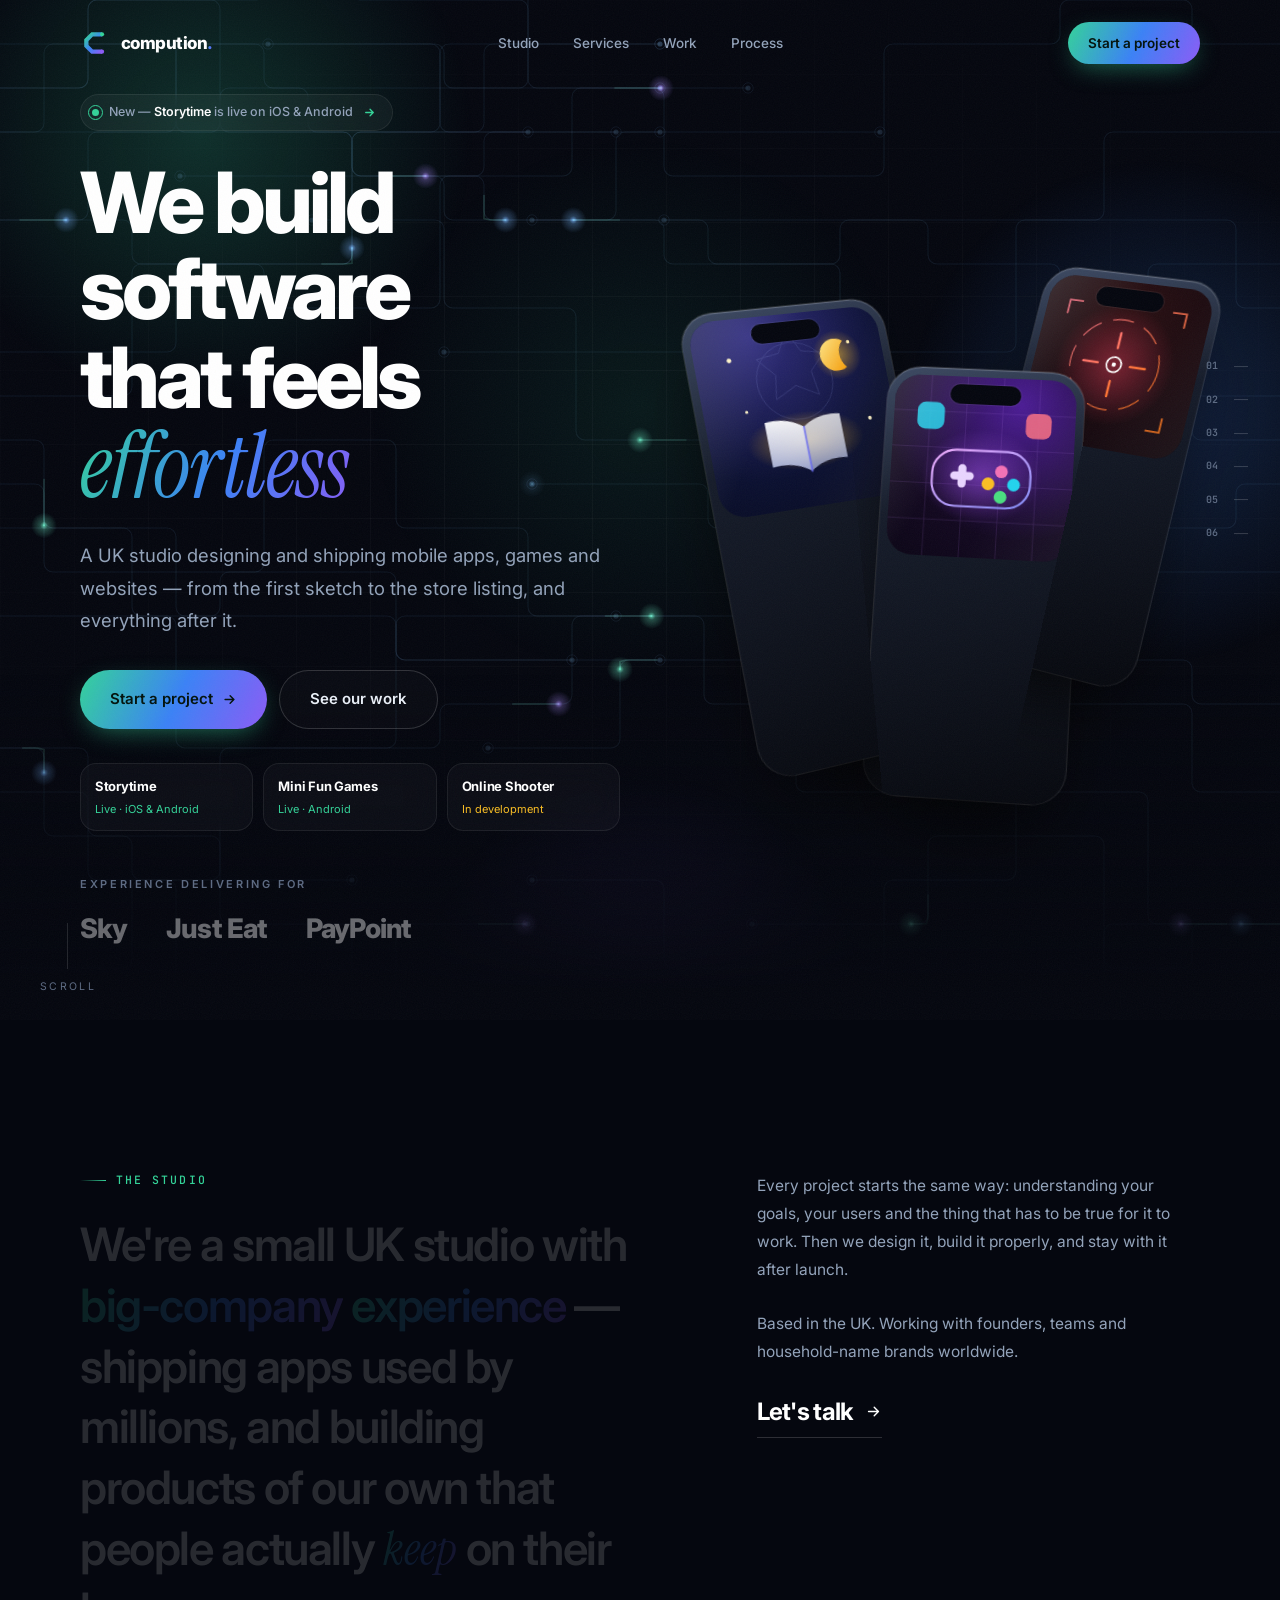
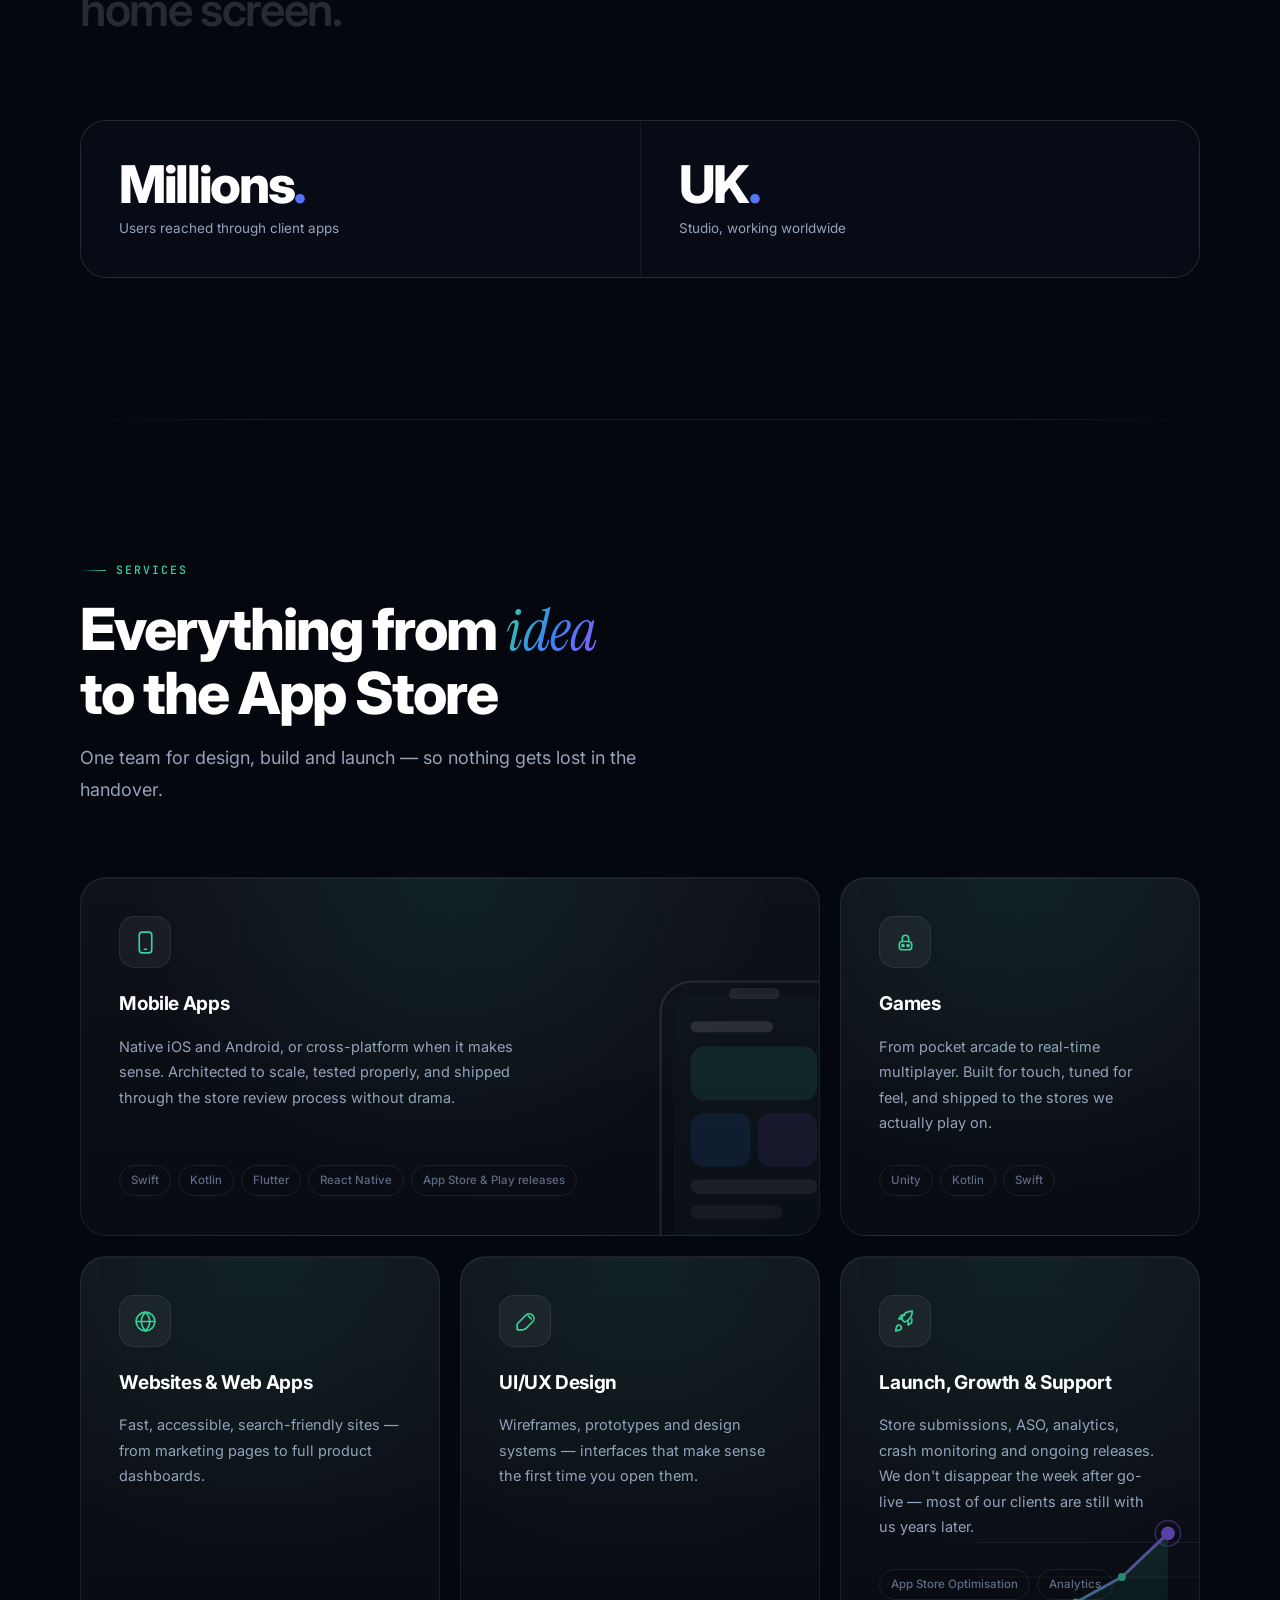
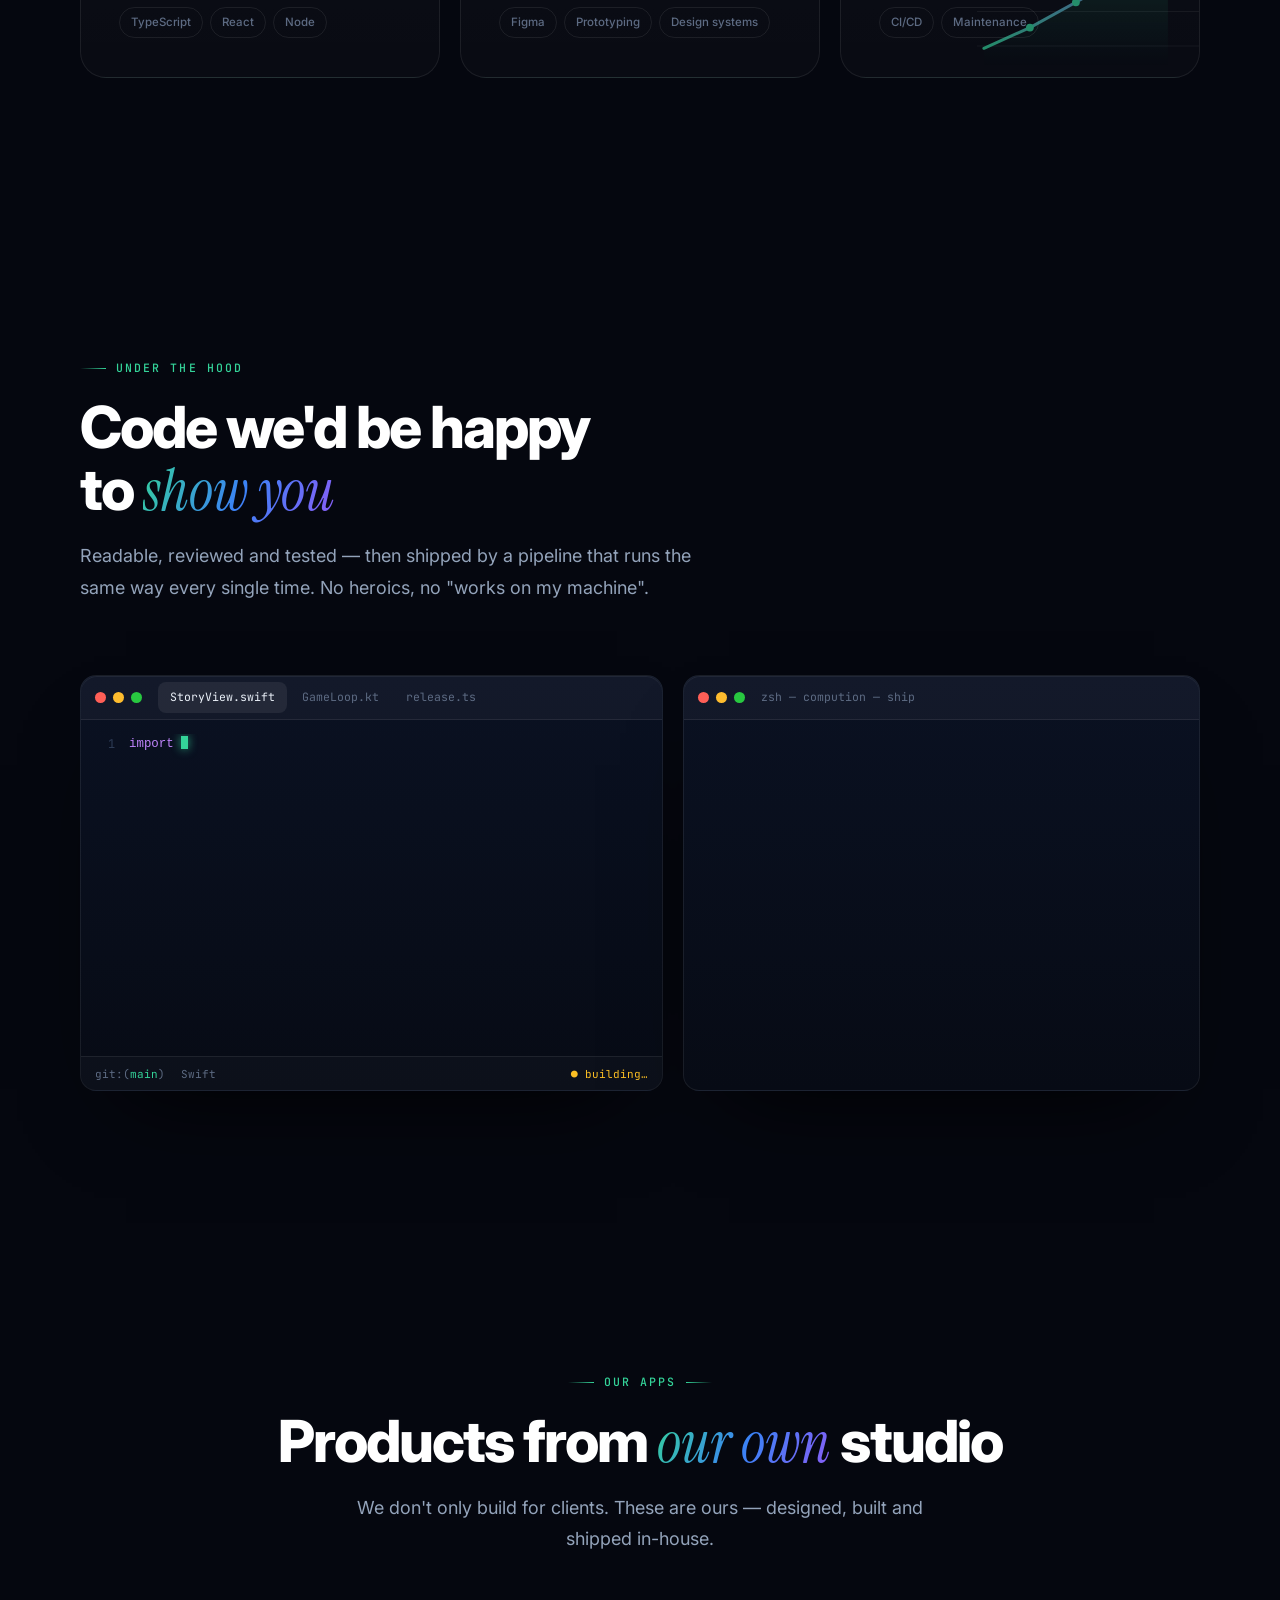
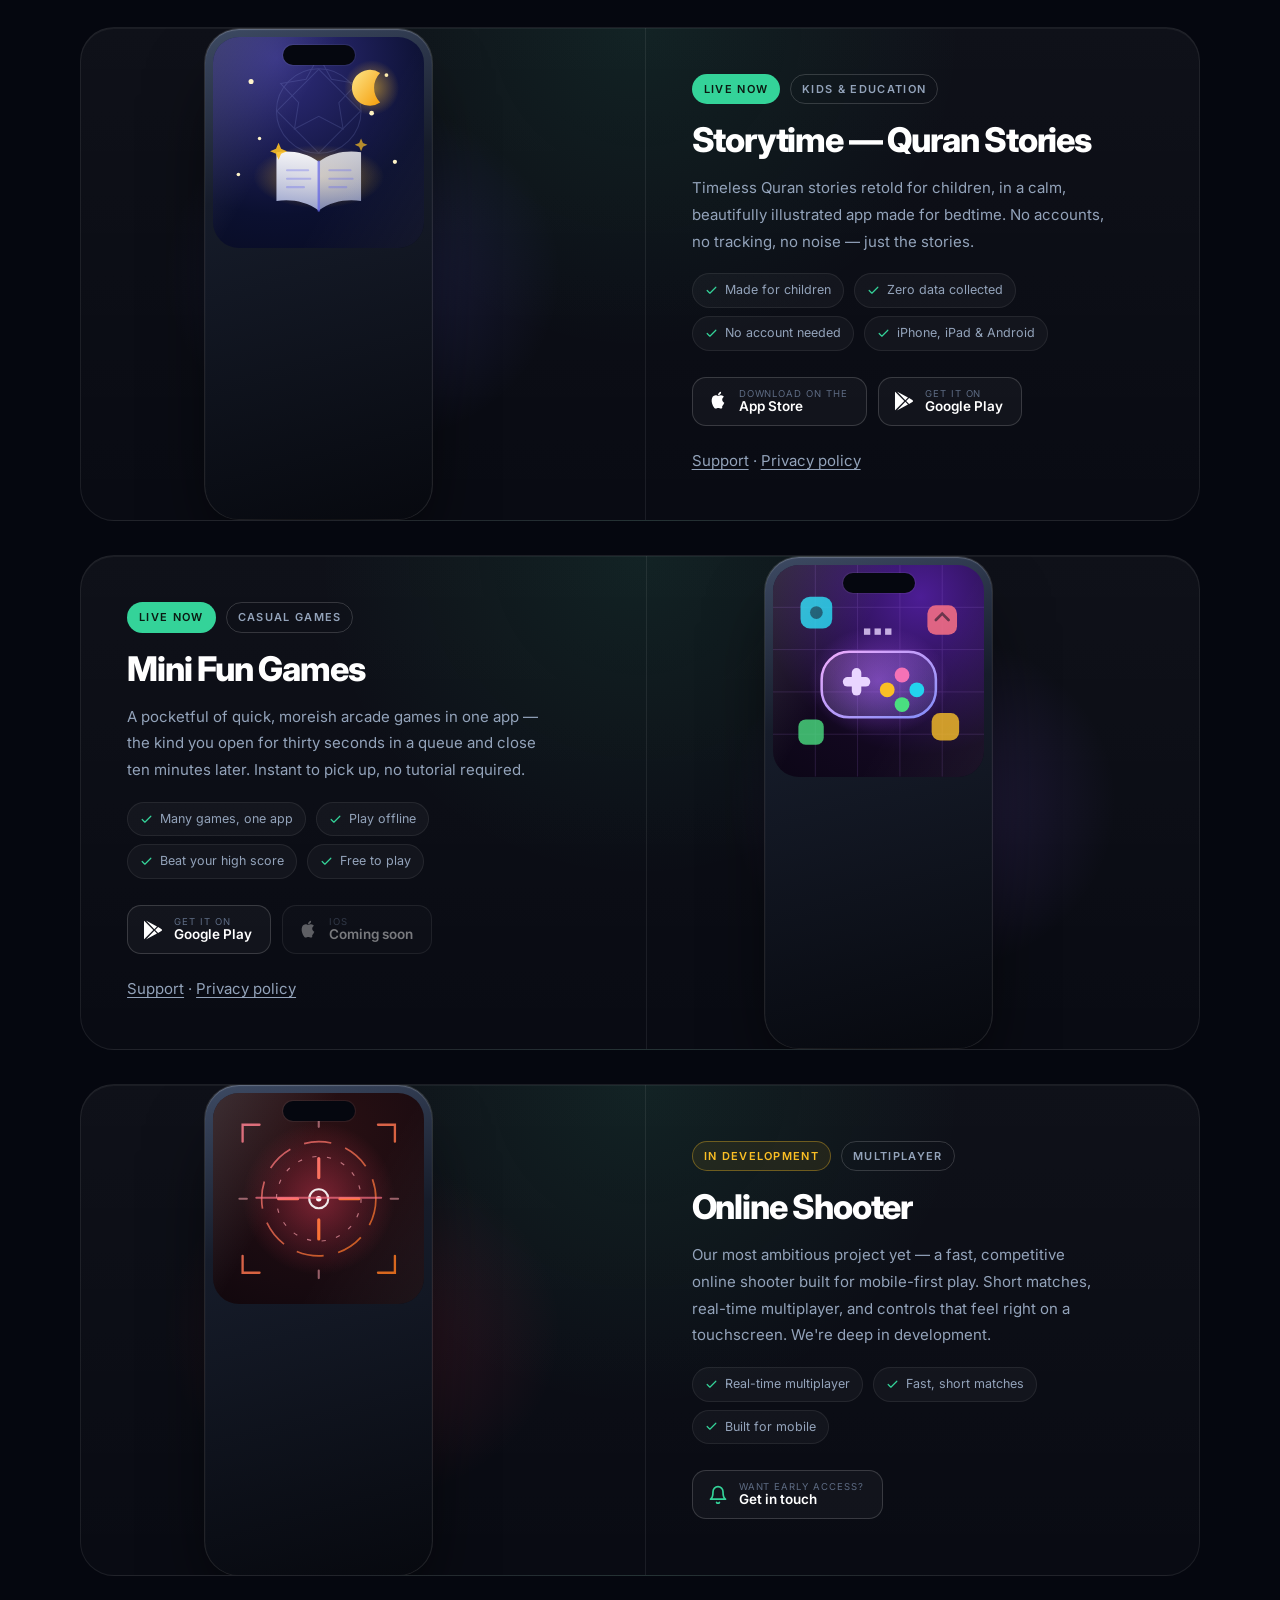
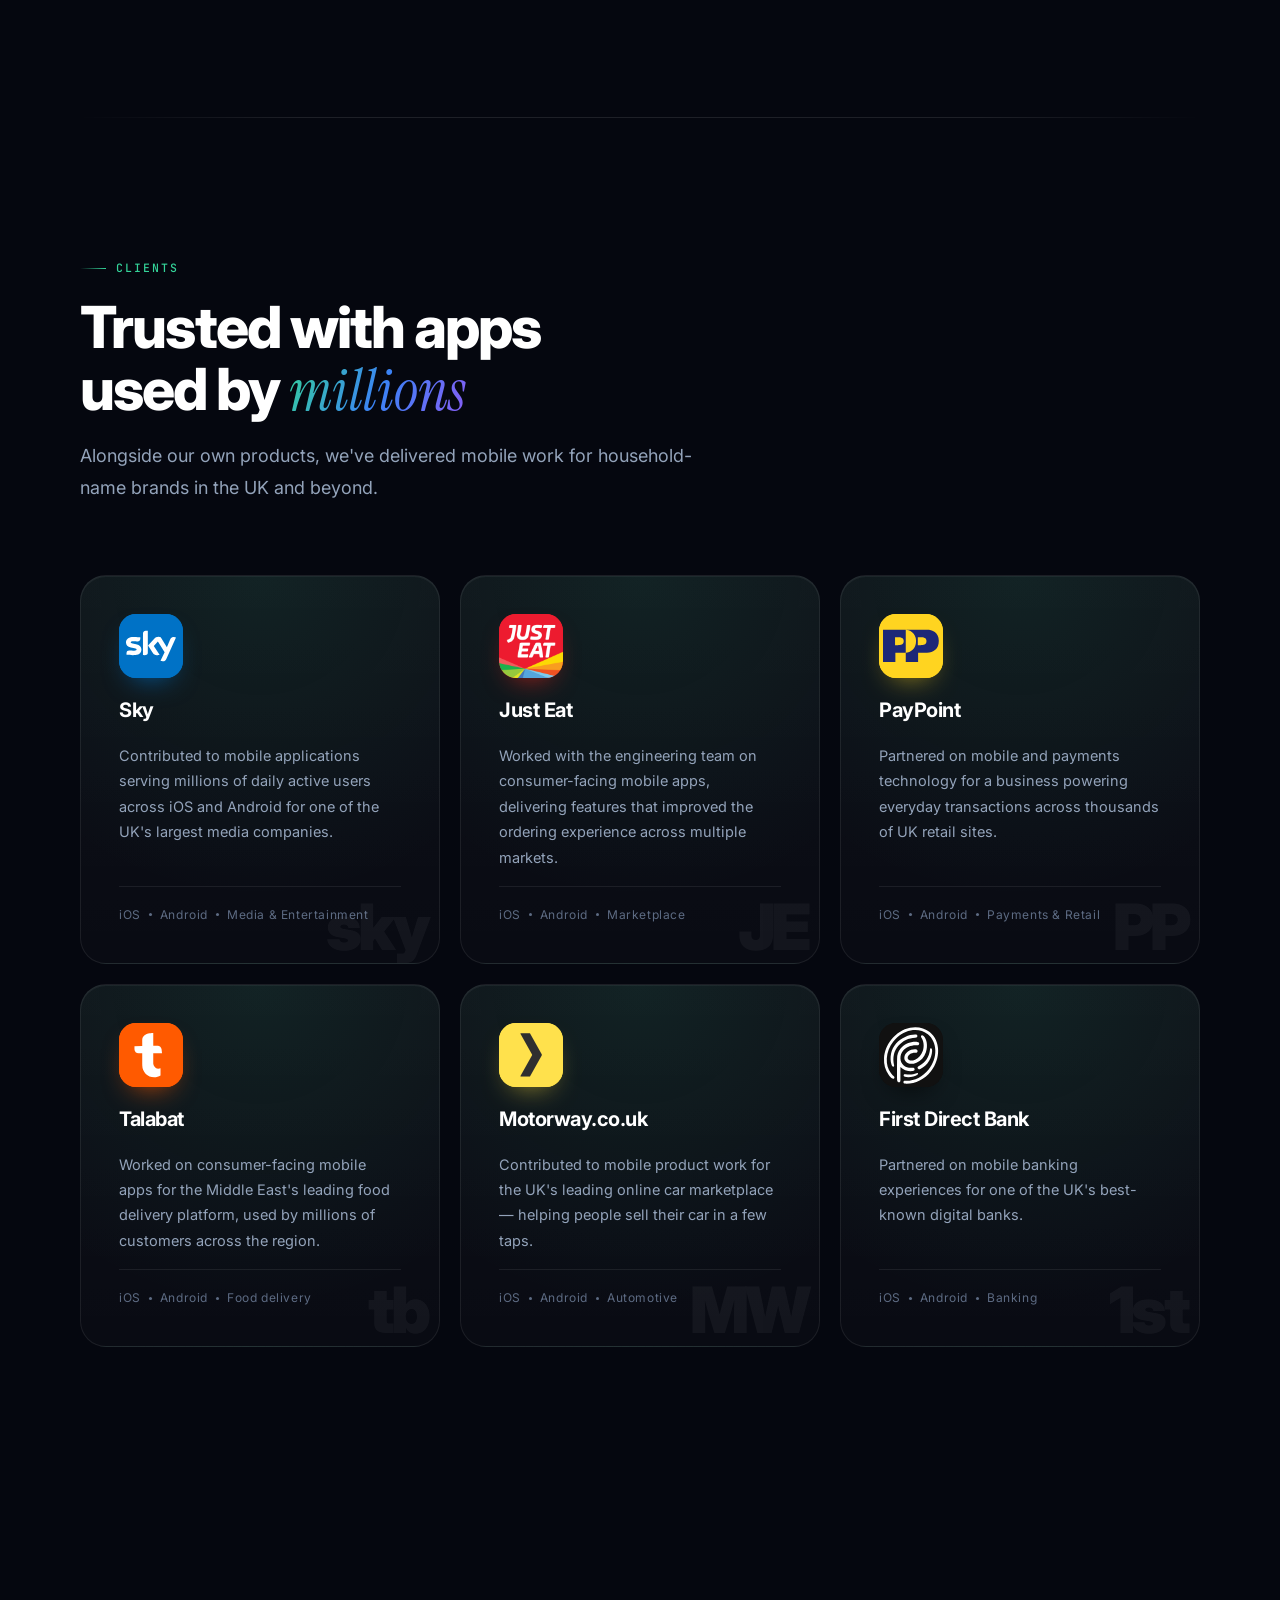
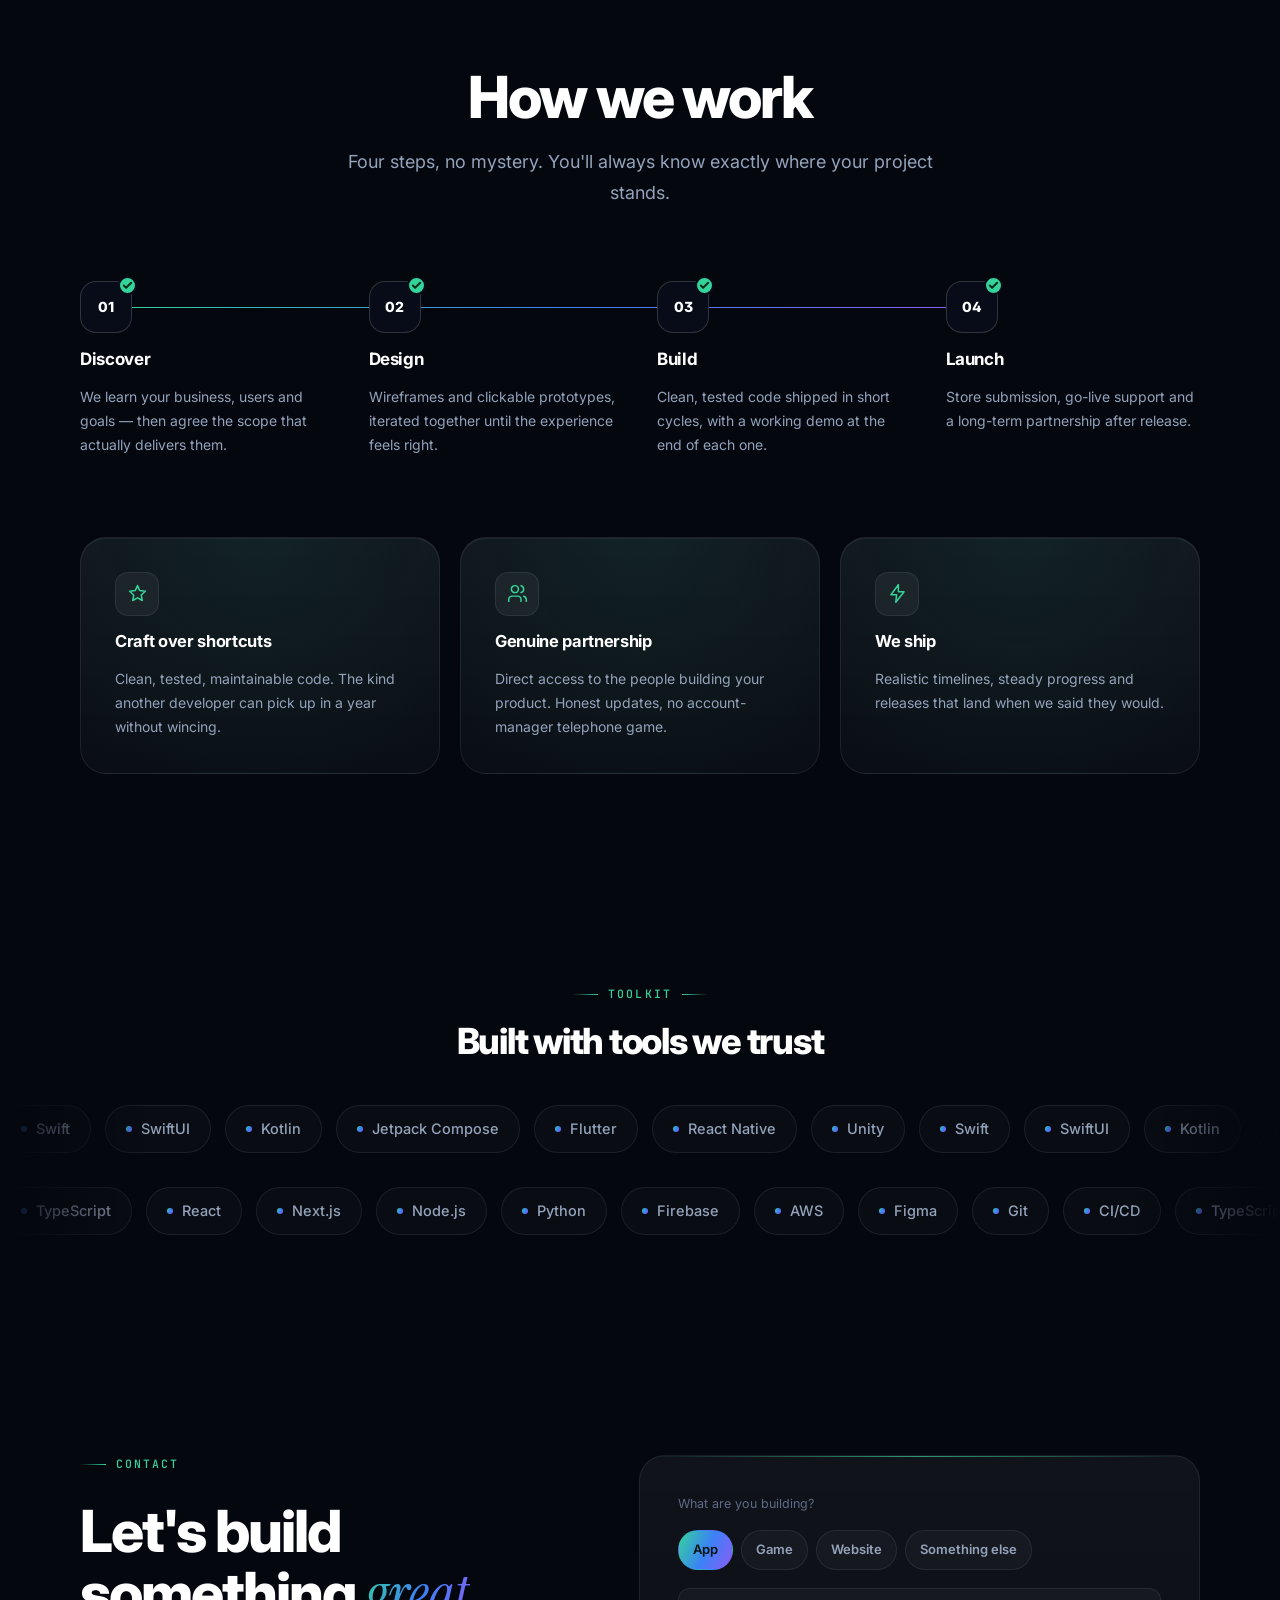
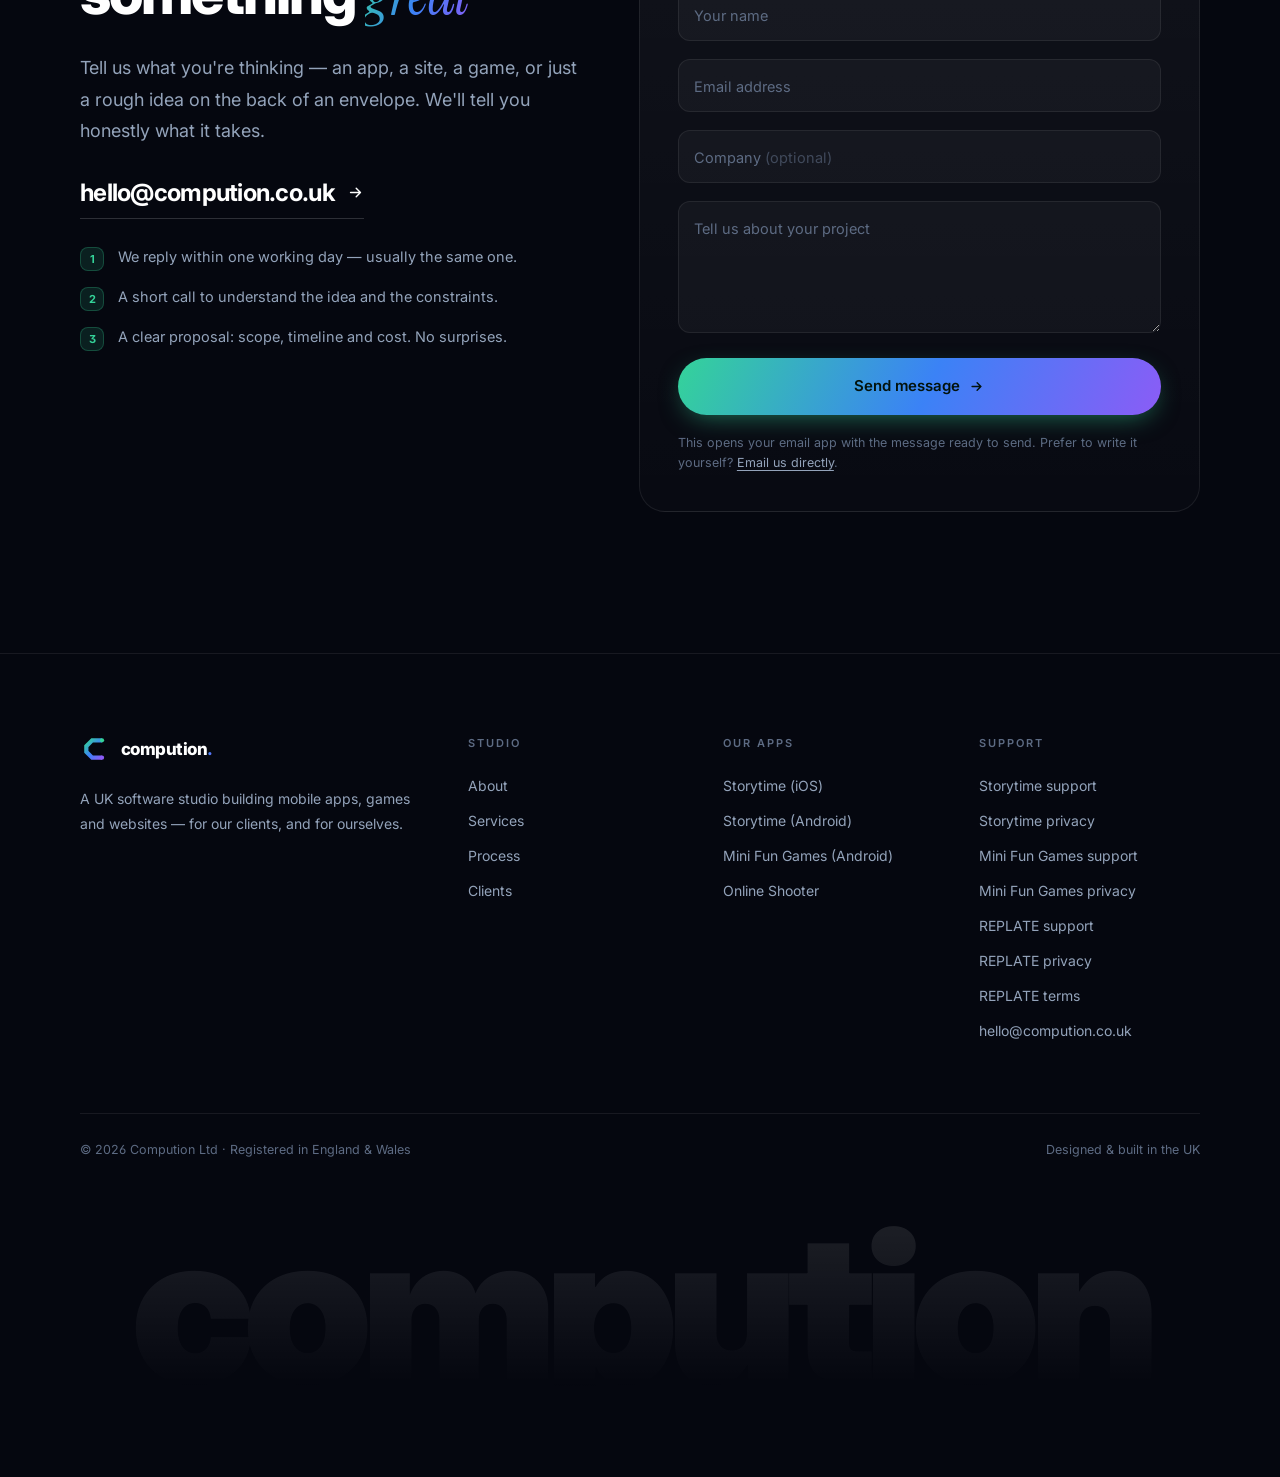
<file: index.html>
<!DOCTYPE html>
<html lang="en">
<head>
<meta charset="UTF-8">
<meta name="viewport" content="width=device-width, initial-scale=1.0, viewport-fit=cover">
<title>Compution — Mobile Apps, Games &amp; Websites | UK Software Studio</title>
<meta name="description" content="Compution is a UK software studio building mobile apps, games and websites. Makers of Storytime — Quran Stories and Mini Fun Games. Trusted by teams at Sky, Just Eat and PayPoint.">
<meta name="theme-color" content="#05070f">
<meta name="color-scheme" content="dark">
<meta name="apple-mobile-web-app-title" content="Compution">
<link rel="canonical" href="https://compution.co.uk/">

<meta property="og:type" content="website">
<meta property="og:url" content="https://compution.co.uk/">
<meta property="og:title" content="Compution — Mobile Apps, Games &amp; Websites">
<meta property="og:description" content="A UK software studio building mobile apps, games and websites — from first sketch to App Store launch.">
<meta property="og:site_name" content="Compution">
<meta property="og:image" content="https://compution.co.uk/assets/logo/icon-512.png">
<meta property="og:image:alt" content="Compution — the circuit-trace C mark">
<meta name="twitter:card" content="summary">
<meta name="twitter:title" content="Compution — Mobile Apps, Games &amp; Websites">
<meta name="twitter:description" content="A UK software studio building mobile apps, games and websites — from first sketch to App Store launch.">
<meta name="twitter:image" content="https://compution.co.uk/assets/logo/icon-512.png">

<link rel="icon" href="/assets/logo/favicon.svg" type="image/svg+xml">
<link rel="icon" href="/assets/logo/icon-512.png" type="image/png" sizes="512x512">
<link rel="apple-touch-icon" href="/assets/logo/apple-touch-icon.png">

<link rel="preconnect" href="https://fonts.googleapis.com">
<link rel="preconnect" href="https://fonts.gstatic.com" crossorigin>
<link rel="stylesheet" href="https://fonts.googleapis.com/css2?family=Inter:opsz,wght@14..32,300..900&family=Instrument+Serif:ital@0;1&family=JetBrains+Mono:wght@400;500;700&display=swap">

<style>
/* ============================================================
   1. TOKENS
   ============================================================ */
:root{
    --bg:#05070f;
    --bg-soft:#080d1a;
    --panel:rgba(255,255,255,.032);
    --panel-hi:rgba(255,255,255,.06);
    --line:rgba(255,255,255,.075);
    --line-hi:rgba(255,255,255,.16);

    --text:#eaf0f8;
    --muted:#93a3ba;
    --dim:#5d6b83;

    --mint:#34d399;
    --mint-soft:#6ee7b7;
    --blue:#3b82f6;
    --violet:#8b5cf6;
    --amber:#fbbf24;
    --rose:#f43f5e;

    --grad:linear-gradient(115deg,#34d399 0%,#3b82f6 52%,#8b5cf6 100%);
    --grad-soft:linear-gradient(115deg,rgba(52,211,153,.16),rgba(59,130,246,.16) 52%,rgba(139,92,246,.16));

    --mono:'JetBrains Mono',ui-monospace,SFMono-Regular,Menlo,Consolas,monospace;

    --r-sm:12px;
    --r:18px;
    --r-lg:26px;
    --r-xl:34px;

    --ease:cubic-bezier(.22,1,.36,1);
    --ease-io:cubic-bezier(.65,0,.35,1);
    --spring:cubic-bezier(.34,1.56,.64,1);

    --nav-h:86px;
    --max:1200px;
    --pad:clamp(20px,5vw,40px);
}

*,*::before,*::after{margin:0;padding:0;box-sizing:border-box}

html{
    scroll-behavior:smooth;
    scroll-padding-top:calc(var(--nav-h) + 18px);
    -webkit-text-size-adjust:100%;
    overflow-x:hidden;
    overflow-x:clip;
}
@view-transition{navigation:auto}

body{
    font-family:'Inter',-apple-system,BlinkMacSystemFont,'Segoe UI',sans-serif;
    background:var(--bg);
    color:var(--text);
    line-height:1.65;
    overflow-x:hidden;
    min-height:100vh;
    font-feature-settings:"cv02","cv03","cv04","ss01";
    -webkit-font-smoothing:antialiased;
    -moz-osx-font-smoothing:grayscale;
}
body.is-locked{overflow:hidden}
body.cur-on,body.cur-on *{cursor:none !important}
body.cur-on input,body.cur-on textarea,body.cur-on select{cursor:text !important}

::selection{background:rgba(52,211,153,.28);color:#fff}

.skip{
    position:fixed;
    left:18px;top:18px;
    z-index:10002;
    padding:10px 16px;
    background:#fff;color:#05070f;
    font-size:13px;font-weight:700;
    border-radius:10px;
    transform:translateY(-160%);
    transition:transform .35s var(--ease);
}
.skip:focus,.skip:focus-visible{transform:none;outline:none}

img,svg{display:block;max-width:100%}
a{color:inherit;text-decoration:none}
button{font:inherit;color:inherit;background:none;border:none;cursor:pointer}

:focus-visible{
    outline:2px solid var(--mint);
    outline-offset:3px;
    border-radius:6px;
}

/* Scrollbar */
::-webkit-scrollbar{width:10px;height:10px}
::-webkit-scrollbar-track{background:#05070f}
::-webkit-scrollbar-thumb{background:#1c2740;border-radius:20px;border:2px solid #05070f}
::-webkit-scrollbar-thumb:hover{background:#2b3a5c}

/* ============================================================
   2. TYPE PRIMITIVES
   ============================================================ */
.serif{
    font-family:'Instrument Serif',Georgia,serif;
    font-style:italic;
    font-weight:400;
    letter-spacing:0;
}
.grad-text{
    background:var(--grad);
    -webkit-background-clip:text;
    background-clip:text;
    -webkit-text-fill-color:transparent;
    color:transparent;
}
.eyebrow{
    display:inline-flex;
    align-items:center;
    gap:10px;
    font-family:var(--mono);
    font-size:11.5px;
    font-weight:500;
    letter-spacing:.18em;
    text-transform:uppercase;
    color:var(--mint);
    /* monospace so the scramble-decode animation never shifts layout */
}
.eyebrow::before{
    content:"";
    width:26px;height:1px;
    background:linear-gradient(90deg,transparent,var(--mint));
}
.eyebrow.is-centered::after{
    content:"";
    width:26px;height:1px;
    background:linear-gradient(90deg,var(--mint),transparent);
}

.h2{
    font-size:clamp(30px,5.2vw,58px);
    font-weight:800;
    letter-spacing:-.035em;
    line-height:1.07;
    color:#fff;
}
.lead{
    font-size:clamp(15px,1.6vw,18px);
    color:var(--muted);
    line-height:1.75;
    max-width:56ch;
}

/* ============================================================
   3. LAYOUT
   ============================================================ */
.shell{
    width:100%;
    max-width:var(--max);
    margin-inline:auto;
    padding-inline:var(--pad);
}
section{position:relative}
.sec{padding-block:clamp(80px,11vw,150px)}
.sec-head{
    display:flex;
    flex-direction:column;
    gap:18px;
    margin-bottom:clamp(44px,6vw,72px);
    max-width:760px;
}
.sec-head.is-centered{
    align-items:center;
    text-align:center;
    margin-inline:auto;
}
.sec-head.is-centered .lead{margin-inline:auto;text-align:center}

/* Hairline between sections */
.hairline{
    height:1px;
    background:linear-gradient(90deg,transparent,rgba(255,255,255,.1) 20%,rgba(255,255,255,.1) 80%,transparent);
}

/* ============================================================
   4. FIXED OVERLAYS (grain / cursor / preloader)
   ============================================================ */
.grain{
    position:fixed;
    inset:-120px;
    z-index:9997;
    pointer-events:none;
    opacity:.038;
    background-image:url("data:image/svg+xml;utf8,<svg xmlns='http://www.w3.org/2000/svg' width='240' height='240'><filter id='n'><feTurbulence type='fractalNoise' baseFrequency='.82' numOctaves='3' stitchTiles='stitch'/></filter><rect width='240' height='240' filter='url(%23n)'/></svg>");
    animation:grainShift 6s steps(6) infinite;
    will-change:transform;
}
@keyframes grainShift{
    0%{transform:translate(0,0)}
    20%{transform:translate(-24px,14px)}
    40%{transform:translate(18px,-22px)}
    60%{transform:translate(-14px,-12px)}
    80%{transform:translate(22px,18px)}
    100%{transform:translate(0,0)}
}

/* Custom cursor */
.cur-dot,.cur-ring{
    position:fixed;
    top:0;left:0;
    z-index:9999;
    pointer-events:none;
    border-radius:50%;
    opacity:0;
    transition:opacity .35s;
}
.cur-dot{
    width:6px;height:6px;
    background:var(--mint);
    margin:-3px 0 0 -3px;
    box-shadow:0 0 12px rgba(52,211,153,.9);
}
.cur-ring{
    width:38px;height:38px;
    margin:-19px 0 0 -19px;
    border:1px solid rgba(255,255,255,.28);
    transition:opacity .35s,width .35s var(--spring),height .35s var(--spring),
               margin .35s var(--spring),border-color .35s,background .35s;
}
body.cur-on .cur-dot,
body.cur-on .cur-ring{opacity:1}
body.cur-hot .cur-ring{
    width:66px;height:66px;
    margin:-33px 0 0 -33px;
    border-color:rgba(52,211,153,.55);
    background:rgba(52,211,153,.07);
}
body.cur-hot .cur-dot{opacity:0}
.cur-label{
    position:fixed;
    z-index:10000;
    pointer-events:none;
    padding:7px 12px;
    border-radius:99px;
    background:#fff;
    color:#05070f;
    font-size:10.5px;
    font-weight:700;
    letter-spacing:.14em;
    text-transform:uppercase;
    opacity:0;
    transform:translate(-50%,22px) scale(.86);
    transition:opacity .3s,transform .4s var(--spring);
    white-space:nowrap;
}
body.cur-text .cur-label{opacity:1;transform:translate(-50%,28px) scale(1)}

/* Preloader */
.loader{
    position:fixed;
    inset:0;
    z-index:10000;
    background:var(--bg);
    display:grid;
    place-items:center;
    gap:24px;
    grid-auto-flow:row;
    transition:opacity .7s var(--ease),visibility .7s;
}
.loader.is-done{opacity:0;visibility:hidden;pointer-events:none}
.loader-mark{
    width:64px;height:64px;
    animation:loaderPulse 1.6s var(--ease-io) infinite;
}
/* the mark draws itself in like a trace being routed (pathLength="1") */
.loader-mark path{
    stroke-dasharray:1;
    stroke-dashoffset:1;
    animation:draw 1.6s var(--ease-io) infinite;
}
@keyframes draw{
    0%{stroke-dashoffset:1}
    45%{stroke-dashoffset:0}
    75%{stroke-dashoffset:0;opacity:1}
    100%{stroke-dashoffset:0;opacity:.2}
}
@keyframes loaderPulse{
    0%,100%{transform:scale(1)}
    50%{transform:scale(1.06)}
}
.loader-bar{
    width:210px;height:2px;
    background:rgba(255,255,255,.1);
    border-radius:2px;
    overflow:hidden;
}
.loader-bar i{
    display:block;height:100%;width:0%;
    background:var(--grad);
    transition:width .3s linear;
}
.loader-log{
    width:210px;
    font-family:var(--mono);
    font-size:11px;
    line-height:1.9;
    color:var(--dim);
    min-height:76px;
}
.loader-log div{
    display:flex;
    gap:8px;
    opacity:0;
    animation:logIn .3s var(--ease) forwards;
}
.loader-log b{color:var(--mint);font-weight:400}
.loader-log span{color:#6c7d97}
@keyframes logIn{to{opacity:1}}

/* Scroll progress */
.progress{
    position:fixed;
    top:0;left:0;
    height:2px;
    width:100%;
    z-index:120;
    transform-origin:0 50%;
    transform:scaleX(0);
    background:var(--grad);
    box-shadow:0 0 14px rgba(52,211,153,.5);
}

/* ============================================================
   5. NAV
   ============================================================ */
.nav{
    position:fixed;
    top:12px;left:0;right:0;
    width:calc(100% - 24px);
    max-width:calc(var(--max) + 28px);
    height:62px;
    margin-inline:auto;
    z-index:110;
    display:flex;
    align-items:center;
    border-radius:20px;
    border:1px solid transparent;
    transition:background .45s var(--ease),border-color .45s,backdrop-filter .45s,box-shadow .45s;
}
.nav.is-stuck,
body.menu-open .nav{
    background:rgba(6,9,18,.78);
    backdrop-filter:blur(22px) saturate(170%);
    -webkit-backdrop-filter:blur(22px) saturate(170%);
    border-color:var(--line);
    box-shadow:0 18px 50px -28px rgba(0,0,0,.85);
}
.nav-inner{
    width:100%;
    max-width:var(--max);
    margin-inline:auto;
    padding-inline:var(--pad);
    display:flex;
    align-items:center;
    justify-content:space-between;
    gap:24px;
}
.brand{
    display:inline-flex;
    align-items:center;
    gap:11px;
    font-size:17px;
    font-weight:800;
    letter-spacing:-.03em;
    color:#fff;
}
.brand-mark{
    width:30px;height:30px;
    flex:none;
    transition:transform .55s var(--spring);
}
.brand:hover .brand-mark{transform:rotate(-8deg) scale(1.08)}
.brand i{
    font-style:normal;
    background:var(--grad);
    -webkit-background-clip:text;background-clip:text;
    -webkit-text-fill-color:transparent;
}

.nav-menu{
    display:flex;
    align-items:center;
    gap:4px;
    position:relative;
    padding:4px;
}
.nav-pill{
    position:absolute;
    top:50%;left:0;
    height:34px;
    border-radius:99px;
    background:rgba(255,255,255,.06);
    border:1px solid rgba(255,255,255,.05);
    transform:translate(0,-50%) scaleX(0);
    transform-origin:left center;
    width:0;
    opacity:0;
    pointer-events:none;
    transition:transform .5s var(--ease),width .5s var(--ease),opacity .35s;
}
.nav-menu.pill-on .nav-pill{opacity:1}
.nav-link{
    position:relative;
    z-index:1;
    font-size:13.5px;
    font-weight:500;
    color:var(--muted);
    padding:8px 15px;
    border-radius:99px;
    transition:color .3s;
    white-space:nowrap;
}
.nav-link:hover,.nav-link.is-active{color:#fff}

.nav-right{display:flex;align-items:center;gap:14px}

.btn{
    position:relative;
    display:inline-flex;
    align-items:center;
    justify-content:center;
    gap:9px;
    font-weight:600;
    border-radius:99px;
    white-space:nowrap;
    overflow:hidden;
    isolation:isolate;
    transition:transform .35s var(--ease),box-shadow .35s var(--ease),
               border-color .35s,background .35s,color .35s;
}
.btn-sm{font-size:13.5px;padding:10px 20px}
.btn-lg{font-size:15px;padding:16px 30px}

.btn-primary{
    background:var(--grad);
    color:#03130d;
    box-shadow:0 8px 26px -8px rgba(52,211,153,.55);
}
.btn-primary::after{
    content:"";
    position:absolute;
    inset:0;
    z-index:-1;
    background:linear-gradient(115deg,#6ee7b7,#60a5fa 52%,#a78bfa);
    opacity:0;
    transition:opacity .4s;
}
.btn-primary:hover{
    transform:translateY(-2px);
    box-shadow:0 16px 40px -10px rgba(52,211,153,.6);
}
.btn-primary:hover::after{opacity:1}
/* shine sweep */
.btn-primary::before{
    content:"";
    position:absolute;
    top:0;left:-120%;
    width:60%;height:100%;
    background:linear-gradient(100deg,transparent,rgba(255,255,255,.55),transparent);
    transform:skewX(-18deg);
    transition:left .75s var(--ease);
}
.btn-primary:hover::before{left:150%}

.btn-ghost{
    color:var(--text);
    border:1px solid var(--line-hi);
    background:rgba(255,255,255,.02);
}
.btn-ghost:hover{
    border-color:rgba(52,211,153,.45);
    background:rgba(52,211,153,.06);
    transform:translateY(-2px);
}

/* Burger */
.burger{
    display:none;
    position:relative;
    width:42px;height:42px;
    border-radius:12px;
    border:1px solid var(--line);
    background:rgba(255,255,255,.02);
    transition:border-color .3s,background .3s;
}
.burger:hover{border-color:var(--line-hi)}
/* bars are absolutely centred, then offset — so "open" is simply rotate at centre */
.burger i{
    position:absolute;
    left:50%;top:50%;
    width:17px;height:1.6px;
    background:var(--text);
    border-radius:2px;
    transform:translate(-50%,-50%) translateY(-3.5px);
    transition:transform .45s var(--ease),width .45s var(--ease);
}
.burger i:last-child{
    width:12px;
    transform:translate(-50%,-50%) translateY(3.5px);
}
body.menu-open .burger i:first-child{transform:translate(-50%,-50%) rotate(45deg)}
body.menu-open .burger i:last-child{transform:translate(-50%,-50%) rotate(-45deg);width:17px}

/* Mobile drawer */
.drawer{
    position:fixed;
    inset:0;
    z-index:105;
    background:rgba(5,7,15,.97);
    backdrop-filter:blur(22px);
    -webkit-backdrop-filter:blur(22px);
    display:flex;
    flex-direction:column;
    justify-content:center;
    gap:6px;
    padding:calc(var(--nav-h) + 30px) var(--pad) 40px;
    clip-path:circle(0% at calc(100% - 44px) 38px);
    transition:clip-path .75s var(--ease);
    pointer-events:none;
}
body.menu-open .drawer{
    clip-path:circle(150% at calc(100% - 44px) 38px);
    pointer-events:auto;
}
.drawer a.d-link{
    display:flex;
    align-items:baseline;
    gap:16px;
    font-size:clamp(30px,9vw,46px);
    font-weight:800;
    letter-spacing:-.04em;
    color:#fff;
    padding-block:10px;
    opacity:0;
    transform:translateY(26px);
    transition:opacity .5s var(--ease),transform .5s var(--ease),color .3s;
}
body.menu-open .drawer a.d-link{opacity:1;transform:none}
.drawer a.d-link:hover{color:var(--mint)}
.d-num{
    font-size:12px;
    font-weight:600;
    color:var(--dim);
    letter-spacing:.1em;
}
.drawer-foot{
    margin-top:36px;
    padding-top:26px;
    border-top:1px solid var(--line);
    display:flex;
    flex-wrap:wrap;
    gap:16px 26px;
    align-items:center;
    opacity:0;
    transform:translateY(20px);
    transition:opacity .5s var(--ease) .45s,transform .5s var(--ease) .45s;
}
body.menu-open .drawer-foot{opacity:1;transform:none}
.drawer-foot a{color:var(--mint);font-weight:600;font-size:15px}

/* ============================================================
   6. HERO
   ============================================================ */
.hero{
    position:relative;
    min-height:100svh;
    display:flex;
    align-items:center;
    padding-top:calc(var(--nav-h) + 8px);
    padding-bottom:70px;
    overflow:hidden;
}
.hero-layout{
    position:relative;
    z-index:2;
    width:100%;
    display:grid;
    grid-template-columns:minmax(0,1.08fr) minmax(280px,.92fr);
    align-items:center;
    gap:clamp(20px,4vw,48px);
}
.hero-copy{
    display:flex;
    flex-direction:column;
    align-items:flex-start;
    text-align:left;
}
.hero-bg{position:absolute;inset:0;z-index:0;pointer-events:none;overflow:hidden}
.hero-canvas{
    position:absolute;
    inset:0;
    width:100%;height:100%;
    opacity:.85;
}
.orb{
    position:absolute;
    border-radius:50%;
    filter:blur(0px);
    will-change:transform;
}
.orb-1{
    width:min(760px,90vw);aspect-ratio:1;
    top:-24%;left:-14%;
    background:radial-gradient(closest-side,rgba(52,211,153,.20),transparent 72%);
    animation:drift1 22s var(--ease-io) infinite alternate;
}
.orb-2{
    width:min(700px,86vw);aspect-ratio:1;
    top:6%;right:-18%;
    background:radial-gradient(closest-side,rgba(59,130,246,.22),transparent 72%);
    animation:drift2 26s var(--ease-io) infinite alternate;
}
.orb-3{
    width:min(620px,80vw);aspect-ratio:1;
    bottom:-28%;left:26%;
    background:radial-gradient(closest-side,rgba(139,92,246,.18),transparent 72%);
    animation:drift3 30s var(--ease-io) infinite alternate;
}
@keyframes drift1{to{transform:translate3d(90px,60px,0) scale(1.15)}}
@keyframes drift2{to{transform:translate3d(-80px,90px,0) scale(1.12)}}
@keyframes drift3{to{transform:translate3d(70px,-70px,0) scale(1.18)}}

.hero-grid{
    position:absolute;
    inset:0;
    background-image:
        linear-gradient(rgba(255,255,255,.038) 1px,transparent 1px),
        linear-gradient(90deg,rgba(255,255,255,.038) 1px,transparent 1px);
    background-size:74px 74px;
    mask-image:radial-gradient(ellipse 90% 62% at 50% 42%,#000 20%,transparent 78%);
    -webkit-mask-image:radial-gradient(ellipse 90% 62% at 50% 42%,#000 20%,transparent 78%);
    opacity:.75;
}
.hero-spot{
    position:absolute;
    inset:0;
    background:radial-gradient(420px circle at var(--hx,50%) var(--hy,40%),rgba(52,211,153,.09),transparent 65%);
    transition:opacity .6s;
}
.hero-fade{
    position:absolute;
    left:0;right:0;bottom:0;
    height:34%;
    background:linear-gradient(to bottom,transparent,var(--bg) 92%);
}

.hero-inner{
    position:relative;
    z-index:2;
    width:100%;
}

.hero h1{
    margin-top:28px;
    font-size:clamp(40px,6.6vw,86px);
    font-weight:800;
    letter-spacing:-.048em;
    line-height:1.02;
    color:#fff;
    max-width:12ch;
}

.badge-live{
    display:inline-flex;
    align-items:center;
    gap:10px;
    padding:7px 16px 7px 11px;
    border-radius:99px;
    background:rgba(255,255,255,.04);
    border:1px solid var(--line);
    font-size:12.5px;
    font-weight:500;
    color:var(--muted);
    backdrop-filter:blur(10px);
    transition:border-color .35s,transform .35s var(--ease),background .35s;
}
.badge-live:hover{border-color:rgba(52,211,153,.4);transform:translateY(-2px);background:rgba(52,211,153,.05)}
.badge-live b{color:#fff;font-weight:600}
.pulse{
    position:relative;
    width:7px;height:7px;
    border-radius:50%;
    background:var(--mint);
    flex:none;
}
.pulse::after{
    content:"";
    position:absolute;
    inset:-4px;
    border-radius:50%;
    border:1px solid var(--mint);
    animation:pulseRing 2s var(--ease-io) infinite;
}
@keyframes pulseRing{
    0%{transform:scale(.6);opacity:1}
    100%{transform:scale(1.9);opacity:0}
}
.badge-arrow{
    transition:transform .35s var(--ease);
    color:var(--mint);
}
.badge-live:hover .badge-arrow{transform:translateX(4px)}

.hero h1 .serif{
    font-size:1.06em;
    letter-spacing:-.01em;
    padding-right:.06em;
}
.hero-sub{
    margin-top:24px;
    font-size:clamp(15.5px,1.7vw,18.5px);
    color:var(--muted);
    max-width:46ch;
    line-height:1.75;
}
.hero-cta{
    margin-top:34px;
    display:flex;
    gap:12px;
    flex-wrap:wrap;
    justify-content:flex-start;
}

/* Product chips under the hero CTAs */
.hero-products{
    margin-top:34px;
    display:grid;
    grid-template-columns:repeat(3,minmax(0,1fr));
    gap:10px;
    width:100%;
    max-width:540px;
}
.hp{
    display:flex;
    flex-direction:column;
    gap:2px;
    padding:12px 14px;
    border-radius:16px;
    border:1px solid var(--line);
    background:rgba(255,255,255,.03);
    backdrop-filter:blur(12px);
    transition:transform .4s var(--ease),border-color .35s,background .35s;
}
.hp:hover{transform:translateY(-3px);border-color:rgba(52,211,153,.4);background:rgba(52,211,153,.05)}
.hp b{font-size:13px;font-weight:700;color:#fff;letter-spacing:-.02em}
.hp small{font-size:11px;color:var(--dim)}
.hp .dot-live{color:var(--mint)}
.hp .dot-soon{color:var(--amber)}

/* Line-mask reveal */
.reveal-line{display:block;overflow:hidden;padding-bottom:.1em;margin-bottom:-.06em}
.reveal-line>span{
    display:block;
    transform:translateY(115%);
    transition:transform 1.15s var(--ease);
    transition-delay:var(--d,0ms);
}
body.is-ready .reveal-line>span{transform:translateY(0)}

.fade-up{
    opacity:0;
    transform:translateY(24px);
    transition:opacity .9s var(--ease),transform .9s var(--ease);
    transition-delay:var(--d,0ms);
}
body.is-ready .fade-up{opacity:1;transform:none}

/* Hero marquee of clients */
.hero-trust{
    margin-top:clamp(28px,4vw,44px);
    width:100%;
    display:flex;
    flex-direction:column;
    align-items:flex-start;
    gap:14px;
}
.trust-label{
    font-size:11px;
    font-weight:600;
    letter-spacing:.24em;
    text-transform:uppercase;
    color:var(--dim);
}
.trust-row{
    display:flex;
    align-items:center;
    justify-content:flex-start;
    flex-wrap:wrap;
    gap:clamp(18px,3vw,40px);
}
.trust-item{
    font-size:clamp(19px,2.6vw,27px);
    font-weight:800;
    letter-spacing:-.03em;
    color:rgba(255,255,255,.4);
    transition:color .4s,transform .4s var(--ease),filter .4s;
    display:inline-flex;
    align-items:center;
    gap:8px;
}
.trust-item:hover{color:#fff;transform:translateY(-3px)}

/* Scroll cue */
.scroll-cue{
    position:absolute;
    left:var(--pad);
    bottom:26px;
    transform:none;
    z-index:3;
    display:flex;
    flex-direction:column;
    align-items:center;
    gap:9px;
    font-size:10.5px;
    letter-spacing:.22em;
    text-transform:uppercase;
    color:var(--dim);
}
.scroll-track{
    width:1px;height:46px;
    background:rgba(255,255,255,.12);
    position:relative;
    overflow:hidden;
}
.scroll-track::after{
    content:"";
    position:absolute;
    top:-50%;left:0;
    width:100%;height:50%;
    background:linear-gradient(to bottom,transparent,var(--mint));
    animation:scrollDot 2.2s var(--ease-io) infinite;
}
@keyframes scrollDot{
    0%{top:-50%}
    100%{top:100%}
}

/* Device stage */
.stage{
    position:relative;
    height:min(560px,72svh);
    width:100%;
    perspective:1400px;
    transform-style:preserve-3d;
    transition:transform .6s var(--ease);
    transform-origin:center center;
}
.stage-inner{
    position:absolute;
    inset:0;
    transform-style:preserve-3d;
    transition:transform .55s var(--ease);
    will-change:transform;
}
.phone{
    position:relative;
    width:min(72%,248px);
    aspect-ratio:9/19.4;
    border-radius:34px;
    padding:8px;
    background:linear-gradient(165deg,#3d4a63 0%,#161c2a 32%,#07090f 100%);
    box-shadow:
        0 40px 80px -24px rgba(0,0,0,.9),
        0 0 0 1px rgba(255,255,255,.14),
        inset 0 1px 1px rgba(255,255,255,.22);
    transition:transform .8s var(--ease);
}
.phone-screen{
    height:100%;
    border-radius:26px;
    overflow:hidden;
    position:relative;
}
.phone-screen svg{
    width:100%;
    height:100%;
    max-width:none;
}
.phone-screen::after{
    content:"";
    position:absolute;
    inset:0;
    z-index:3;
    pointer-events:none;
    border-radius:inherit;
    background:linear-gradient(120deg,rgba(255,255,255,.14),transparent 38%,transparent 62%,rgba(255,255,255,.05));
}
.phone-nub{
    position:absolute;
    top:8px;left:50%;
    width:72px;height:20px;
    transform:translateX(-50%);
    background:#05070f;
    border-radius:20px;
    z-index:4;
    box-shadow:0 0 0 1px rgba(255,255,255,.06);
}
.phone-float{animation:phoneFloat 6.4s var(--ease-io) infinite}
.phone-float.d1{animation-duration:7.2s;animation-delay:-1.4s}
.phone-float.d2{animation-duration:5.6s;animation-delay:-2.8s}
@keyframes phoneFloat{
    0%,100%{transform:translateY(0)}
    50%{transform:translateY(-14px)}
}
.stage .phone{
    position:absolute;
    width:214px;
}
.stage .p1{left:2%;top:10%;z-index:3;transform:rotateY(22deg) rotateX(8deg) rotate(-9deg)}
.stage .p2{left:34%;top:22%;z-index:2;width:200px;transform:rotateY(-4deg) rotateX(6deg) rotate(3deg)}
.stage .p3{left:58%;top:4%;z-index:1;width:190px;transform:rotateY(-24deg) rotateX(10deg) rotate(11deg)}
.app:hover .phone{transform:translateY(-10px) rotate(-2deg) scale(1.03)}

/* Side spy */
.spy{
    position:fixed;
    right:22px;
    top:50%;
    transform:translateY(-50%);
    z-index:90;
    display:flex;
    flex-direction:column;
    gap:4px;
    opacity:0;
    pointer-events:none;
    transition:opacity .5s;
}
body.is-ready .spy{opacity:1;pointer-events:auto}
.spy a{
    display:flex;
    align-items:center;
    gap:10px;
    font-size:10.5px;
    font-weight:600;
    letter-spacing:.16em;
    text-transform:uppercase;
    color:var(--dim);
    padding:6px 0;
    transition:color .35s;
}
.spy a span{
    width:18px;
    font-family:var(--mono);
    font-size:10px;
    letter-spacing:0;
    color:var(--dim);
}
.spy a i{
    width:14px;height:1px;
    background:rgba(255,255,255,.18);
    transition:width .45s var(--ease),background .35s;
}
.spy a:hover, .spy a.is-active{color:#fff}
.spy a.is-active i{width:28px;background:var(--mint)}
.spy a .spy-name{
    max-width:0;
    overflow:hidden;
    opacity:0;
    letter-spacing:.14em;
    transition:max-width .45s var(--ease),opacity .3s;
    white-space:nowrap;
}
.spy:hover a .spy-name, .spy a.is-active .spy-name{max-width:90px;opacity:1}

/* ============================================================
   7. SCROLL REVEAL SYSTEM
   ============================================================ */
[data-rv]{
    opacity:0;
    transition:opacity 1s var(--ease),transform 1s var(--ease),filter 1s var(--ease);
    transition-delay:var(--d,0ms);
}
[data-rv="up"]{transform:translateY(34px)}
[data-rv="scale"]{transform:translateY(26px) scale(.965)}
[data-rv="left"]{transform:translateX(-42px)}
[data-rv="right"]{transform:translateX(42px)}
[data-rv="blur"]{transform:translateY(20px);filter:blur(9px)}
[data-rv].is-in{opacity:1;transform:none;filter:none}

/* ============================================================
   8. STATEMENT (scroll-lit words)
   ============================================================ */
.statement{
    font-size:clamp(24px,4.2vw,46px);
    font-weight:600;
    letter-spacing:-.03em;
    line-height:1.32;
    max-width:20ch;
}
.statement.wide{max-width:24ch}
.wd{
    color:#fff;
    opacity:.14;
    transition:opacity .45s linear;
    display:inline-block;
}
.statement em{font-style:normal}
.statement em .wd{
    background:var(--grad);
    -webkit-background-clip:text;background-clip:text;
    -webkit-text-fill-color:transparent;
}
.statement .serif .wd{font-family:'Instrument Serif',Georgia,serif;font-style:italic}

.about-grid{
    display:grid;
    grid-template-columns:1.15fr .85fr;
    gap:clamp(34px,6vw,84px);
    align-items:start;
}
.about-side{
    display:flex;
    flex-direction:column;
    gap:26px;
    padding-top:10px;
}
.about-side p{color:var(--muted);font-size:15.5px;line-height:1.8}

/* Stats */
.stats{
    display:grid;
    grid-template-columns:repeat(2,1fr);
    gap:1px;
    background:var(--line);
    border:1px solid var(--line);
    border-radius:var(--r-lg);
    overflow:hidden;
    margin-top:clamp(48px,7vw,80px);
}
.stat{
    background:#070b16;
    padding:clamp(24px,3.2vw,38px);
    display:flex;
    flex-direction:column;
    gap:6px;
    position:relative;
    overflow:hidden;
    transition:background .4s;
}
.stat::after{
    content:"";
    position:absolute;
    inset:auto 0 0 0;
    height:2px;
    background:var(--grad);
    transform:scaleX(0);
    transform-origin:left;
    transition:transform .7s var(--ease);
}
.stat:hover{background:#0a1020}
.stat:hover::after{transform:scaleX(1)}
.stat-num{
    font-size:clamp(32px,4.6vw,52px);
    font-weight:800;
    letter-spacing:-.045em;
    line-height:1;
    color:#fff;
    font-variant-numeric:tabular-nums;
}
.stat-num .u{
    background:var(--grad);
    -webkit-background-clip:text;background-clip:text;
    -webkit-text-fill-color:transparent;
}
.stat-lb{font-size:13.5px;color:var(--muted)}

/* ============================================================
   9. CARDS (shared)
   ============================================================ */
.card{
    position:relative;
    background:
        radial-gradient(520px circle at var(--mx,50%) var(--my,0%),rgba(52,211,153,.09),transparent 62%),
        linear-gradient(180deg,rgba(255,255,255,.045),rgba(255,255,255,.018));
    border:1px solid var(--line);
    border-radius:var(--r-lg);
    overflow:hidden;
    box-shadow:inset 0 1px 0 rgba(255,255,255,.05);
    transition:transform .5s var(--ease),border-color .45s,box-shadow .5s var(--ease);
}
.card::before{
    content:"";
    position:absolute;
    inset:0;
    border-radius:inherit;
    padding:1px;
    background:linear-gradient(135deg,rgba(52,211,153,.55),rgba(59,130,246,.25) 38%,transparent 62%,rgba(139,92,246,.4));
    -webkit-mask:linear-gradient(#000 0 0) content-box,linear-gradient(#000 0 0);
    -webkit-mask-composite:xor;
    mask:linear-gradient(#000 0 0) content-box,linear-gradient(#000 0 0);
    mask-composite:exclude;
    opacity:0;
    transition:opacity .5s;
    pointer-events:none;
}
.card:hover{
    transform:translateY(-6px);
    box-shadow:0 30px 60px -30px rgba(0,0,0,.9);
}
.card:hover::before{opacity:1}

/* ============================================================
   10. SERVICES (bento)
   ============================================================ */
.bento{
    display:grid;
    grid-template-columns:repeat(6,1fr);
    gap:clamp(14px,1.6vw,20px);
}
.svc{
    padding:clamp(26px,3vw,40px);
    display:flex;
    flex-direction:column;
    gap:14px;
    min-height:250px;
    grid-column:span 2;
}
.svc.wide{grid-column:span 4}
.svc-ico{
    width:52px;height:52px;
    border-radius:15px;
    display:grid;
    place-items:center;
    background:rgba(255,255,255,.05);
    border:1px solid var(--line);
    margin-bottom:6px;
    transition:transform .55s var(--spring),background .45s,border-color .45s;
}
.svc:hover .svc-ico{
    transform:translateY(-4px) rotate(-6deg);
    background:rgba(52,211,153,.11);
    border-color:rgba(52,211,153,.35);
}
.svc-ico svg{width:25px;height:25px;stroke:var(--mint);fill:none;stroke-width:1.6;stroke-linecap:round;stroke-linejoin:round}
.svc h3{font-size:19px;font-weight:700;letter-spacing:-.02em;color:#fff}
.svc p{font-size:14.5px;color:var(--muted);line-height:1.75;max-width:44ch}
.svc-tags{
    margin-top:auto;
    padding-top:16px;
    display:flex;
    flex-wrap:wrap;
    gap:7px;
}
.tag{
    font-size:11.5px;
    font-weight:500;
    color:var(--dim);
    padding:5px 11px;
    border:1px solid var(--line);
    border-radius:99px;
    transition:color .35s,border-color .35s;
}
.svc:hover .tag{color:var(--muted);border-color:var(--line-hi)}

/* Decorative phone in wide service card */
.svc-visual{
    position:absolute;
    right:-30px;bottom:-46px;
    width:190px;
    opacity:.5;
    pointer-events:none;
    transition:transform .7s var(--ease),opacity .6s;
}
.svc:hover .svc-visual{transform:translateY(-10px) rotate(-4deg);opacity:.75}
.svc-visual.is-chart{
    width:230px;
    right:-8px;
    bottom:-4px;
    opacity:.65;
}
.svc:hover .svc-visual.is-chart{transform:translateY(-6px) rotate(0deg);opacity:.9}

/* ============================================================
   11. APPS / PRODUCTS
   ============================================================ */
.apps{display:flex;flex-direction:column;gap:clamp(20px,3vw,34px)}

.app{
    display:grid;
    grid-template-columns:minmax(0,1.02fr) minmax(0,1fr);
    align-items:stretch;
    gap:0;
    border-radius:var(--r-xl);
}
.app.flip .app-art{order:2}
.app-art{
    position:relative;
    min-height:420px;
    overflow:hidden;
    display:grid;
    place-items:center;
    border-right:1px solid var(--line);
}
.app.flip .app-art{border-right:none;border-left:1px solid var(--line)}
.app-body{
    padding:clamp(28px,3.6vw,52px);
    display:flex;
    flex-direction:column;
    justify-content:center;
    gap:16px;
}
.app-kicker{
    display:flex;
    align-items:center;
    gap:10px;
    flex-wrap:wrap;
}
.chip{
    font-size:11px;
    font-weight:600;
    letter-spacing:.12em;
    text-transform:uppercase;
    padding:5px 11px;
    border-radius:99px;
    border:1px solid var(--line-hi);
    color:var(--muted);
}
.chip.live{
    color:#0b1a12;
    background:var(--mint);
    border-color:transparent;
}
.chip.soon{
    color:var(--amber);
    border-color:rgba(251,191,36,.35);
    background:rgba(251,191,36,.08);
}
.app-body h3{
    font-size:clamp(24px,3.2vw,34px);
    font-weight:800;
    letter-spacing:-.035em;
    line-height:1.15;
    color:#fff;
}
.app-body>p{font-size:15px;color:var(--muted);line-height:1.78;max-width:46ch}
.app-feats{
    list-style:none;
    display:flex;
    flex-wrap:wrap;
    gap:8px 10px;
    margin-top:2px;
}
.app-feats li{
    display:inline-flex;
    align-items:center;
    gap:7px;
    font-size:12.5px;
    color:var(--muted);
    padding:6px 12px;
    border-radius:99px;
    background:rgba(255,255,255,.035);
    border:1px solid var(--line);
}
.app-feats svg{width:13px;height:13px;stroke:var(--mint);fill:none;stroke-width:2.2;flex:none}

.stores{display:flex;flex-wrap:wrap;gap:11px;margin-top:10px}
.store{
    display:inline-flex;
    align-items:center;
    gap:11px;
    padding:10px 18px 10px 15px;
    border-radius:14px;
    border:1px solid var(--line-hi);
    background:rgba(255,255,255,.035);
    transition:transform .4s var(--ease),border-color .4s,background .4s,box-shadow .4s;
}
.store svg{width:20px;height:20px;flex:none}
.store span{display:flex;flex-direction:column;line-height:1.18;text-align:left}
.store small{font-size:9.5px;letter-spacing:.1em;text-transform:uppercase;color:var(--dim)}
.store b{font-size:13.5px;font-weight:600;color:#fff}
a.store:hover{
    transform:translateY(-3px);
    border-color:rgba(52,211,153,.45);
    background:rgba(52,211,153,.07);
    box-shadow:0 14px 30px -16px rgba(52,211,153,.5);
}
.store.disabled{opacity:.45;cursor:default}

/* App artwork scenes */
.art{position:absolute;inset:0}
.art-frame{
    position:relative;
    z-index:2;
}

.art-story{background:radial-gradient(120% 120% at 30% 10%,#312e81,#0b1030 62%,#070a1c)}
.art-games{background:radial-gradient(120% 120% at 70% 15%,#4c1d95,#12081f 62%,#0a0614)}
.art-shoot{background:radial-gradient(120% 120% at 50% 20%,#2a1013,#170a10 60%,#0b0509)}

.art-bg-story{background:radial-gradient(closest-side,rgba(99,102,241,.2),transparent 70%)}
.art-bg-games{background:radial-gradient(closest-side,rgba(139,92,246,.2),transparent 70%)}
.art-bg-shoot{background:radial-gradient(closest-side,rgba(244,63,94,.16),transparent 70%)}
.art-glow{
    position:absolute;
    inset:8%;
    z-index:1;
    border-radius:50%;
}

.twinkle{animation:twinkle 3.4s var(--ease-io) infinite}
.twinkle.d1{animation-delay:.5s}
.twinkle.d2{animation-delay:1.1s}
.twinkle.d3{animation-delay:1.8s}
.twinkle.d4{animation-delay:2.4s}
@keyframes twinkle{
    0%,100%{opacity:.25;transform:scale(.85)}
    50%{opacity:1;transform:scale(1.15)}
}
.float-s{animation:floatS 6s var(--ease-io) infinite}
.float-s.d1{animation-delay:-2s}
.float-s.d2{animation-delay:-4s}
@keyframes floatS{
    0%,100%{transform:translateY(0)}
    50%{transform:translateY(-9px)}
}
.spin-slow{animation:spin 16s linear infinite;transform-origin:center}
.spin-rev{animation:spin 22s linear infinite reverse;transform-origin:center}
@keyframes spin{to{transform:rotate(360deg)}}
.scan{animation:scan 3.4s var(--ease-io) infinite}
@keyframes scan{
    0%,100%{transform:translateY(-46px);opacity:0}
    18%,82%{opacity:.85}
    50%{transform:translateY(46px)}
}
.blink{animation:blink 1.5s steps(2) infinite}
@keyframes blink{0%,100%{opacity:1}50%{opacity:.25}}
.bob{animation:bob 3.6s var(--ease-io) infinite}
.bob.d1{animation-delay:-1.2s}
.bob.d2{animation-delay:-2.4s}
@keyframes bob{
    0%,100%{transform:translateY(0) rotate(0deg)}
    50%{transform:translateY(-7px) rotate(5deg)}
}

/* ============================================================
   12. CLIENTS
   ============================================================ */
.clients{
    display:grid;
    grid-template-columns:repeat(3,1fr);
    gap:clamp(14px,1.6vw,20px);
}
.client{
    padding:clamp(26px,3vw,38px);
    display:flex;
    flex-direction:column;
    gap:16px;
    min-height:290px;
}
.client-ghost{
    position:absolute;
    right:12px;bottom:4px;
    font-size:clamp(42px,5vw,72px);
    font-weight:900;
    letter-spacing:-.06em;
    line-height:1;
    color:#fff;
    opacity:.045;
    pointer-events:none;
    user-select:none;
}
.client-logo{
    width:64px;height:64px;
    border-radius:17px;
    overflow:hidden;
    display:grid;
    place-items:center;
    flex:none;
    background:#111;
    transition:transform .55s var(--spring),box-shadow .5s;
}
.client-logo img{
    width:100%;
    height:100%;
    object-fit:cover;
    display:block;
}
.client:hover .client-logo{transform:translateY(-4px) scale(1.05)}
.logo-sky{background:#0072C6;box-shadow:0 12px 28px -14px rgba(0,114,198,.9)}
.logo-je{background:#E1251B;box-shadow:0 12px 28px -14px rgba(225,37,27,.9)}
.logo-pp{background:#FFD420;box-shadow:0 12px 28px -14px rgba(255,212,32,.7)}
.logo-tb{background:#FF5A00;box-shadow:0 12px 28px -14px rgba(255,90,0,.9)}
.logo-mw{background:#FFDE3D;box-shadow:0 12px 28px -14px rgba(255,222,61,.7)}
.logo-fd{background:#111;box-shadow:0 12px 28px -14px rgba(0,0,0,.9)}
.client h3{font-size:20px;font-weight:700;letter-spacing:-.025em;color:#fff}
.client p{font-size:14.5px;color:var(--muted);line-height:1.75}
.client-meta{
    margin-top:auto;
    padding-top:18px;
    border-top:1px solid var(--line);
    font-size:12px;
    color:var(--dim);
    letter-spacing:.05em;
    display:flex;
    align-items:center;
    gap:8px;
    flex-wrap:wrap;
}
.dot{width:3px;height:3px;border-radius:50%;background:var(--dim)}

/* ============================================================
   13. PROCESS
   ============================================================ */
.proc{
    --pgap:clamp(20px,3vw,34px);
    position:relative;
    display:grid;
    grid-template-columns:repeat(4,1fr);
    gap:var(--pgap);
}
/* rail runs from the centre of the first node to the centre of the last */
.proc-rail{
    position:absolute;
    top:26px;
    left:26px;
    right:calc((100% - 3 * var(--pgap)) / 4 - 26px);
    height:1px;
    background:var(--line);
    overflow:hidden;
}
.proc-rail i{
    position:absolute;
    inset:0;
    background:var(--grad);
    transform:scaleX(0);
    transform-origin:left;
    transition:transform 1.6s var(--ease);
}
.proc-rail.is-in i{transform:scaleX(1)}
.step{position:relative;display:flex;flex-direction:column;gap:12px}
.step-n{
    width:52px;height:52px;
    border-radius:16px;
    display:grid;
    place-items:center;
    font-size:14px;
    font-weight:800;
    background:#070c18;
    border:1px solid var(--line-hi);
    color:#fff;
    position:relative;
    z-index:2;
    transition:transform .5s var(--spring),border-color .45s,background .45s,color .45s,box-shadow .5s;
}
.step:hover .step-n{
    transform:translateY(-4px);
    background:var(--grad);
    color:#03130d;
    border-color:transparent;
    box-shadow:0 16px 34px -14px rgba(52,211,153,.75);
}
.step h4{font-size:17px;font-weight:700;letter-spacing:-.02em;color:#fff}
.step p{font-size:14px;color:var(--muted);line-height:1.72}

/* ============================================================
   14. VALUES
   ============================================================ */
.values{display:grid;grid-template-columns:repeat(3,1fr);gap:clamp(14px,1.6vw,20px)}
.val{padding:clamp(24px,2.8vw,34px);display:flex;flex-direction:column;gap:12px}
.val-ico{
    width:44px;height:44px;
    border-radius:13px;
    display:grid;place-items:center;
    background:rgba(255,255,255,.05);
    border:1px solid var(--line);
    transition:transform .5s var(--spring),background .4s;
}
.val:hover .val-ico{transform:rotate(-8deg) scale(1.08);background:rgba(52,211,153,.12)}
.val-ico svg{width:21px;height:21px;stroke:var(--mint);fill:none;stroke-width:1.7;stroke-linecap:round;stroke-linejoin:round}
.val h4{font-size:16.5px;font-weight:700;color:#fff;letter-spacing:-.02em}
.val p{font-size:14px;color:var(--muted);line-height:1.72}

/* ============================================================
   15. MARQUEE (tech)
   ============================================================ */
.marquee{
    position:relative;
    overflow:hidden;
    padding-block:10px;
    mask-image:linear-gradient(90deg,transparent,#000 12%,#000 88%,transparent);
    -webkit-mask-image:linear-gradient(90deg,transparent,#000 12%,#000 88%,transparent);
}
.mq-track{
    display:flex;
    width:max-content;
    gap:14px;
    animation:mq 42s linear infinite;
    will-change:transform;
}
.mq-track.rev{animation-direction:reverse}
.marquee:hover .mq-track{animation-play-state:paused}
@keyframes mq{to{transform:translate3d(-50%,0,0)}}
.mq-item{
    display:inline-flex;
    align-items:center;
    gap:9px;
    font-size:14.5px;
    font-weight:500;
    color:var(--muted);
    padding:11px 20px;
    border-radius:99px;
    border:1px solid var(--line);
    background:rgba(255,255,255,.025);
    white-space:nowrap;
    transition:color .35s,border-color .35s,background .35s;
}
.mq-item:hover{color:#fff;border-color:rgba(52,211,153,.4);background:rgba(52,211,153,.06)}
.mq-item i{
    width:6px;height:6px;
    border-radius:50%;
    background:var(--grad);
    flex:none;
}

/* ============================================================
   16. CTA + CONTACT
   ============================================================ */
.contact-wrap{
    display:grid;
    grid-template-columns:minmax(0,.95fr) minmax(0,1.05fr);
    gap:clamp(28px,4vw,64px);
    align-items:start;
}
.contact-side{display:flex;flex-direction:column;gap:26px}
.mail-link{
    display:inline-flex;
    align-items:center;
    gap:12px;
    font-size:clamp(17px,2.4vw,24px);
    font-weight:700;
    letter-spacing:-.03em;
    color:#fff;
    width:fit-content;
    padding-bottom:6px;
    border-bottom:1px solid var(--line-hi);
    transition:color .35s,border-color .35s,gap .35s var(--ease);
}
.mail-link:hover{color:var(--mint);border-color:var(--mint);gap:18px}
.mail-link svg{width:17px;height:17px;stroke:currentColor;fill:none;stroke-width:2}

.next-list{list-style:none;display:flex;flex-direction:column;gap:14px}
.next-list li{
    display:flex;
    gap:14px;
    align-items:flex-start;
    font-size:14.5px;
    color:var(--muted);
    line-height:1.7;
}
.next-list b{
    flex:none;
    width:24px;height:24px;
    border-radius:8px;
    display:grid;place-items:center;
    font-size:11px;
    font-weight:700;
    background:rgba(52,211,153,.12);
    color:var(--mint);
    border:1px solid rgba(52,211,153,.25);
    margin-top:2px;
}

.form-panel{
    padding:clamp(24px,3vw,38px);
    border-radius:var(--r-lg);
    border:1px solid var(--line);
    background:linear-gradient(180deg,rgba(255,255,255,.05),rgba(255,255,255,.015));
    position:relative;
    overflow:hidden;
}
.form-panel::after{
    content:"";
    position:absolute;
    top:0;left:0;right:0;
    height:1px;
    background:linear-gradient(90deg,transparent,rgba(52,211,153,.7),transparent);
}
form{display:flex;flex-direction:column;gap:18px}
.fld{position:relative}
.fld input,.fld textarea{
    width:100%;
    background:rgba(255,255,255,.035);
    border:1px solid var(--line);
    border-radius:var(--r-sm);
    color:var(--text);
    font-family:inherit;
    font-size:15px;
    padding:22px 16px 10px;
    outline:none;
    transition:border-color .3s,background .3s,box-shadow .3s;
    resize:vertical;
}
.fld textarea{min-height:132px;line-height:1.65}
.fld label{
    position:absolute;
    left:16px;top:16px;
    font-size:14.5px;
    color:var(--dim);
    pointer-events:none;
    transform-origin:left top;
    transition:transform .3s var(--ease),color .3s;
}
.fld input:focus,.fld textarea:focus{
    border-color:rgba(52,211,153,.6);
    background:rgba(52,211,153,.04);
    box-shadow:0 0 0 3px rgba(52,211,153,.1);
}
.fld input:focus+label,
.fld textarea:focus+label,
.fld input:not(:placeholder-shown)+label,
.fld textarea:not(:placeholder-shown)+label{
    transform:translateY(-9px) scale(.74);
    color:var(--mint);
}
.fld input::placeholder,.fld textarea::placeholder{color:transparent}
.form-note{font-size:12.5px;color:var(--dim);line-height:1.6}
.form-note a{color:var(--muted);text-decoration:underline;text-underline-offset:3px}

.choice{
    display:flex;
    flex-wrap:wrap;
    gap:8px;
}
.choice-btn{
    font-size:13px;
    font-weight:600;
    padding:8px 14px;
    border-radius:99px;
    border:1px solid var(--line);
    color:var(--muted);
    background:rgba(255,255,255,.03);
    transition:color .3s,border-color .3s,background .3s,transform .3s var(--ease);
}
.choice-btn:hover{color:#fff;border-color:var(--line-hi);transform:translateY(-1px)}
.choice-btn.is-on{
    color:#03130d;
    background:var(--grad);
    border-color:transparent;
}

/* ============================================================
   17. FOOTER
   ============================================================ */
.footer{
    position:relative;
    border-top:1px solid var(--line);
    padding-top:clamp(50px,7vw,80px);
    padding-bottom:34px;
    overflow:hidden;
}
.footer-grid{
    display:grid;
    grid-template-columns:1.6fr 1fr 1fr 1fr;
    gap:34px;
    padding-bottom:clamp(40px,6vw,64px);
}
.f-about{max-width:34ch}
.f-about p{font-size:14px;color:var(--muted);line-height:1.75;margin-top:16px}
.f-col h5{
    font-size:11px;
    font-weight:600;
    letter-spacing:.18em;
    text-transform:uppercase;
    color:var(--dim);
    margin-bottom:16px;
}
.f-col a{
    display:block;
    font-size:14px;
    color:var(--muted);
    padding-block:6px;
    transition:color .3s,transform .3s var(--ease);
    width:fit-content;
}
.f-col a:hover{color:#fff;transform:translateX(4px)}
.f-bottom{
    border-top:1px solid var(--line);
    padding-top:26px;
    display:flex;
    justify-content:space-between;
    align-items:center;
    gap:16px;
    flex-wrap:wrap;
    font-size:12.5px;
    color:var(--dim);
}
/* "compution" advances at ~4.94x its font-size, so sizing it off the viewport
   overflowed the 1200px shell and clipped the first and last letters. Size it
   from the container instead, with a vw-based fallback for older engines. */
.wordmark-wrap{container-type:inline-size;width:100%}
.wordmark{
    position:relative;
    margin-top:clamp(24px,4vw,40px);
    font-size:clamp(52px,15.5vw,205px);
    font-size:19cqw;
    font-weight:900;
    letter-spacing:-.055em;
    line-height:1;
    padding-bottom:.14em;
    text-align:center;
    background:linear-gradient(180deg,rgba(255,255,255,.11),rgba(255,255,255,0) 78%);
    -webkit-background-clip:text;background-clip:text;
    -webkit-text-fill-color:transparent;
    user-select:none;
    pointer-events:none;
    white-space:nowrap;
}

/* Back to top */
.totop{
    position:fixed;
    right:clamp(16px,3vw,30px);
    bottom:clamp(16px,3vw,30px);
    width:50px;height:50px;
    border-radius:50%;
    display:grid;place-items:center;
    background:rgba(8,13,26,.82);
    backdrop-filter:blur(12px);
    border:1px solid var(--line-hi);
    z-index:100;
    opacity:0;
    transform:translateY(16px) scale(.86);
    pointer-events:none;
    transition:opacity .45s var(--ease),transform .45s var(--spring),border-color .35s,background .35s;
}
.totop.is-on{opacity:1;transform:none;pointer-events:auto}
.totop:hover{border-color:rgba(52,211,153,.5);background:rgba(52,211,153,.12)}
.totop svg.arrow{width:16px;height:16px;stroke:#fff;fill:none;stroke-width:2;stroke-linecap:round;stroke-linejoin:round;position:relative;z-index:1;transition:transform .35s var(--ease)}
.totop:hover svg.arrow{transform:translateY(-2px)}
.totop .ring{position:absolute;inset:0;transform:rotate(-90deg)}
.totop .ring circle{
    fill:none;
    stroke:var(--mint);
    stroke-width:1.5;
    stroke-linecap:round;
    stroke-dasharray:151;
    stroke-dashoffset:151;
    transition:stroke-dashoffset .12s linear;
}

/* ============================================================
   18. IDE + TERMINAL ("Under the hood")
   ============================================================ */
.ide{
    display:grid;
    grid-template-columns:minmax(0,1.06fr) minmax(0,.94fr);
    gap:clamp(14px,1.8vw,20px);
}
.win{
    position:relative;
    display:flex;
    flex-direction:column;
    background:linear-gradient(180deg,#0a1122,#070b15);
    border:1px solid var(--line);
    border-radius:16px;
    overflow:hidden;
    box-shadow:0 44px 90px -46px rgba(0,0,0,.95);
}
.win::after{
    content:"";
    position:absolute;
    inset:0;
    pointer-events:none;
    border-radius:inherit;
    box-shadow:inset 0 1px 0 rgba(255,255,255,.06);
}
.win-bar{
    display:flex;
    align-items:center;
    gap:16px;
    padding:0 14px;
    height:44px;
    flex:none;
    background:rgba(255,255,255,.035);
    border-bottom:1px solid var(--line);
}
.dots{display:flex;gap:7px;flex:none}
.dots i{width:11px;height:11px;border-radius:50%;display:block}
.dots i:nth-child(1){background:#ff5f57}
.dots i:nth-child(2){background:#febc2e}
.dots i:nth-child(3){background:#28c840}
.tabs{display:flex;gap:3px;min-width:0;overflow:hidden}
.tab{
    font-family:var(--mono);
    font-size:11.5px;
    color:var(--dim);
    padding:6px 12px;
    border-radius:8px;
    white-space:nowrap;
    transition:color .4s,background .4s;
}
.tab.is-on{color:var(--text);background:rgba(255,255,255,.07)}
.win-title{
    font-family:var(--mono);
    font-size:11.5px;
    color:var(--dim);
    white-space:nowrap;
    overflow:hidden;
    text-overflow:ellipsis;
}

.code-body{
    display:flex;
    height:clamp(276px,30vw,336px);
    padding:14px 0;
    overflow:hidden;
}
.gutter{
    flex:none;
    width:48px;
    padding-right:14px;
    text-align:right;
    font-family:var(--mono);
    font-size:12px;
    line-height:1.75;
    color:#2e3c56;
    white-space:pre;
    user-select:none;
    transition:transform .3s var(--ease);
}
.code{
    flex:1;
    min-width:0;
    padding-right:14px;
    font-family:var(--mono);
    font-size:12.4px;
    line-height:1.75;
    color:#c2d2e8;
    white-space:pre;
    overflow:hidden;
}
.code>code{display:block;transition:transform .3s var(--ease)}
.code .ln{display:block;min-height:1.75em}
.code .kw{color:#c084fc}
.code .type{color:#5eead4}
.code .str{color:#fcd34d}
.code .num{color:#fb923c}
.code .fn{color:#60a5fa}
.code .prop{color:#93c5fd}
.code .com{color:#4a5d7a;font-style:italic}
.caret{
    display:inline-block;
    width:7px;height:1.05em;
    vertical-align:-.17em;
    background:var(--mint);
    box-shadow:0 0 10px rgba(52,211,153,.75);
    animation:caretBlink 1.05s steps(2) infinite;
}
@keyframes caretBlink{0%,100%{opacity:1}50%{opacity:0}}

.win-status{
    display:flex;
    align-items:center;
    gap:16px;
    height:34px;
    flex:none;
    padding:0 14px;
    border-top:1px solid var(--line);
    background:rgba(255,255,255,.02);
    font-family:var(--mono);
    font-size:11px;
    color:var(--dim);
}
.win-status .ok{margin-left:auto;color:var(--mint);transition:color .3s}
.win-status .ok.is-busy{color:var(--amber)}

/* --- terminal --- */
.term{
    flex:1;
    min-height:0;
    padding:16px 18px 18px;
    font-family:var(--mono);
    font-size:12.2px;
    line-height:1.9;
    color:#9db1cb;
    overflow:hidden;
    /* stack from the bottom, the way a real terminal fills */
    display:flex;
    flex-direction:column;
    justify-content:flex-end;
}
.term .row{display:flex;gap:10px;align-items:baseline}
.term .row+.row{margin-top:2px}
.term .lbl{flex:1;min-width:0;overflow:hidden;text-overflow:ellipsis;white-space:nowrap}
.term .res{flex:none;color:#7286a1;white-space:nowrap}
.term .cmd{color:#e8f2ff}
.term .pr{color:var(--mint);flex:none}
.term .sp{flex:none;width:1ch;color:var(--blue)}
.term .tick{flex:none;width:1ch;color:var(--mint)}
.term .done{color:#6ee7b7}
.term .bar{
    flex:none;
    display:inline-block;
    width:clamp(70px,14vw,130px);
    height:6px;
    border-radius:4px;
    background:rgba(255,255,255,.08);
    overflow:hidden;
}
.term .bar i{display:block;height:100%;width:0;background:var(--grad)}
.term .row.fade{animation:termIn .35s var(--ease) both}
@keyframes termIn{from{opacity:0;transform:translateY(5px)}to{opacity:1;transform:none}}

/* ============================================================
   19. HUD DETAILS
   ============================================================ */
/* terminal-style corner brackets on hover */
.svc::after,.val::after,.client::after{
    content:"";
    position:absolute;
    inset:15px;
    pointer-events:none;
    opacity:0;
    transition:opacity .45s var(--ease),inset .55s var(--ease);
    background-image:
        linear-gradient(var(--mint),var(--mint)),linear-gradient(var(--mint),var(--mint)),
        linear-gradient(var(--mint),var(--mint)),linear-gradient(var(--mint),var(--mint)),
        linear-gradient(var(--mint),var(--mint)),linear-gradient(var(--mint),var(--mint)),
        linear-gradient(var(--mint),var(--mint)),linear-gradient(var(--mint),var(--mint));
    background-repeat:no-repeat;
    background-size:9px 1px,1px 9px,9px 1px,1px 9px,9px 1px,1px 9px,9px 1px,1px 9px;
    background-position:
        left top,left top,
        right top,right top,
        left bottom,left bottom,
        right bottom,right bottom;
}
.svc:hover::after,.val:hover::after,.client:hover::after{opacity:.55;inset:12px}

/* icons draw themselves in on reveal (shapes carry pathLength="1") */
.svc-ico svg>*,.val-ico svg>*{
    stroke-dasharray:1;
    stroke-dashoffset:1;
    transition:stroke-dashoffset 1.2s var(--ease);
}
[data-rv].is-in .svc-ico svg>*,
[data-rv].is-in .val-ico svg>*{stroke-dashoffset:0}
.svc-ico svg>*:nth-child(2),.val-ico svg>*:nth-child(2){transition-delay:.14s}
.svc-ico svg>*:nth-child(3),.val-ico svg>*:nth-child(3){transition-delay:.28s}

/* pipeline: a check lands on each step as the rail sweeps past */
.step-n::after{
    content:"";
    position:absolute;
    top:-6px;right:-6px;
    width:19px;height:19px;
    border-radius:50%;
    background-color:var(--mint);
    border:2px solid #070c18;
    transform:scale(0);
    transition:transform .5s var(--spring);
    background-image:url("data:image/svg+xml;utf8,<svg xmlns='http://www.w3.org/2000/svg' viewBox='0 0 24 24' fill='none' stroke='%23052e1c' stroke-width='4.4' stroke-linecap='round' stroke-linejoin='round'><path d='M20 6L9 17l-5-5'/></svg>");
    background-size:11px;
    background-position:center;
    background-repeat:no-repeat;
}
/* delay comes from each step's own --sd, so it can't drift out of sync with the markup */
.proc.is-lit .step .step-n::after{transform:scale(1);transition-delay:var(--sd,0s)}

/* konami easter egg */
.rain{
    position:fixed;
    inset:0;
    z-index:9996;
    pointer-events:none;
    opacity:0;
    transition:opacity .7s var(--ease);
}
.rain.is-on{opacity:.5}
.toast{
    position:fixed;
    left:50%;
    bottom:38px;
    transform:translate(-50%,20px);
    z-index:9998;
    padding:13px 22px;
    border-radius:99px;
    background:rgba(8,13,26,.9);
    backdrop-filter:blur(14px);
    border:1px solid rgba(52,211,153,.4);
    font-family:var(--mono);
    font-size:12.5px;
    color:var(--mint);
    opacity:0;
    pointer-events:none;
    transition:opacity .45s var(--ease),transform .45s var(--spring);
}
.toast.is-on{opacity:1;transform:translate(-50%,0)}

/* ============================================================
   20. RESPONSIVE
   ============================================================ */
@media (max-width:1180px){
    .spy{display:none}
}
@media (max-width:1080px){
    .bento{grid-template-columns:repeat(2,1fr)}
    .svc{grid-column:span 1}
    .svc.wide{grid-column:span 2}
    .clients{grid-template-columns:1fr 1fr}
    .footer-grid{grid-template-columns:1fr 1fr 1fr;gap:30px}
    .f-about{grid-column:span 3;max-width:52ch}
    .stats{grid-template-columns:repeat(2,1fr)}
}

@media (max-width:980px){
    .ide{grid-template-columns:1fr}
    .code-body{height:clamp(250px,58vw,300px)}
    .term-win{min-height:250px}
    .hero-layout{grid-template-columns:1fr;gap:12px}
    .hero-copy{align-items:center;text-align:center}
    .hero h1{max-width:15ch}
    .hero-cta,.hero-trust,.trust-row{justify-content:center;align-items:center}
    .hero-products{max-width:100%}
    .stage{height:420px;max-width:460px;margin-inline:auto}
    .scroll-cue{left:50%;transform:translateX(-50%)}
}

@media (max-width:900px){
    [data-rv="left"],[data-rv="right"]{transform:translateY(30px)}
    .nav-menu{display:none}
    .burger{display:grid}
    .nav-right .btn{display:none}
    .about-grid{grid-template-columns:1fr;gap:38px}
    .statement,.statement.wide{max-width:100%}
    .contact-wrap{grid-template-columns:1fr}
    .app{grid-template-columns:1fr}
    .app.flip .app-art{order:0;border-left:none}
    .app-art{border-right:none;border-bottom:1px solid var(--line);min-height:360px}
    .proc{grid-template-columns:1fr 1fr;gap:34px}
    .proc-rail{display:none}
}

@media (max-width:720px){
    .bento{grid-template-columns:1fr}
    .svc,.svc.wide{grid-column:span 1}
    .svc-visual{width:150px;right:-40px}
    .clients{grid-template-columns:1fr}
    .values{grid-template-columns:1fr}
    .footer-grid{grid-template-columns:1fr 1fr}
    .f-about{grid-column:span 2}
    .hero{min-height:auto;padding-block:calc(var(--nav-h) + 28px) 72px}
    .scroll-cue{display:none}
    .stage{height:320px}
    .stage .phone{width:148px}
    .stage .p2{width:138px}
    .stage .p3{width:128px}
    .hero-products{grid-template-columns:1fr;max-width:320px}
    .phone{width:min(58%,210px)}
}

@media (max-width:520px){
    .proc{grid-template-columns:1fr}
    .stat{padding:22px}
    .hero-cta .btn{width:100%}
    .f-bottom{justify-content:center;text-align:center}
    .tabs .tab:nth-child(n+3){display:none}
    .code{font-size:11.4px}
    .gutter{width:38px;font-size:11px}
    .term{font-size:11.2px;padding:14px}
    .stage .p3{display:none}
    .stage .p1{left:8%;top:8%}
    .stage .p2{left:42%;top:18%}
}

@media (hover:none){
    .card:hover{transform:none}
    .cur-dot,.cur-ring,.cur-label{display:none}
    body.cur-on,body.cur-on *{cursor:auto !important}
}

@media (prefers-reduced-motion:reduce){
    html{scroll-behavior:auto}
    *,*::before,*::after{
        animation-duration:.001ms !important;
        animation-iteration-count:1 !important;
        transition-duration:.001ms !important;
    }
    .reveal-line>span{transform:none !important}
    .fade-up,[data-rv]{opacity:1 !important;transform:none !important;filter:none !important}
    .grain{animation:none}
    .wd{opacity:1 !important}
    .mq-track{animation:none}
    .caret{display:none}
    .svc-ico svg>*,.val-ico svg>*{stroke-dashoffset:0 !important}
    .step-n::after{transform:scale(1) !important}
    .phone-float{animation:none}
    .stage{transform:none !important}
}
</style>

<noscript><style>
    /* Without JS nothing would ever be revealed — show everything, hide the loader */
    .loader,.cur-dot,.cur-ring,.progress{display:none !important}
    [data-rv]{opacity:1 !important;transform:none !important;filter:none !important}
    .fade-up{opacity:1 !important;transform:none !important}
    .reveal-line>span{transform:none !important}
    .wd{opacity:1 !important}
    .proc-rail i{transform:scaleX(1) !important}
    .marquee{mask-image:none;-webkit-mask-image:none}
    .svc-ico svg>*,.val-ico svg>*{stroke-dashoffset:0 !important}
    .step-n::after{transform:scale(1) !important}
    .ide{display:none}
    .spy{display:none}
</style></noscript>
</head>
<body>

<a class="skip" href="#studio">Skip to content</a>

<!-- ==================== PRELOADER ==================== -->
<div class="loader" id="loader" aria-hidden="true">
    <svg class="loader-mark" viewBox="0 0 64 64" fill="none">
        <defs>
            <linearGradient id="ldGrad" x1="0" y1="0" x2="1" y2="1">
                <stop offset="0%" stop-color="#34d399"/>
                <stop offset="100%" stop-color="#3b82f6"/>
            </linearGradient>
        </defs>
        <path pathLength="1" d="M47 13.5H26L13.5 26v12L26 50.5h21"
              stroke="url(#ldGrad)" stroke-width="9"
              stroke-linejoin="miter" stroke-linecap="butt" stroke-miterlimit="10"/>
    </svg>
    <div class="loader-bar"><i id="loaderBar"></i></div>
    <div class="loader-log" id="loaderLog"></div>
</div>

<!-- ==================== OVERLAYS ==================== -->
<div class="grain" aria-hidden="true"></div>
<div class="cur-ring" id="curRing" aria-hidden="true"></div>
<div class="cur-dot" id="curDot" aria-hidden="true"></div>
<div class="cur-label" id="curLabel" aria-hidden="true"></div>
<div class="progress" id="progress" aria-hidden="true"></div>

<nav class="spy" id="spy" aria-label="On this page">
    <a href="#studio" data-spy="studio"><span>01</span><i></i><b class="spy-name">Studio</b></a>
    <a href="#services" data-spy="services"><span>02</span><i></i><b class="spy-name">Services</b></a>
    <a href="#apps" data-spy="apps"><span>03</span><i></i><b class="spy-name">Work</b></a>
    <a href="#clients" data-spy="clients"><span>04</span><i></i><b class="spy-name">Clients</b></a>
    <a href="#process" data-spy="process"><span>05</span><i></i><b class="spy-name">Process</b></a>
    <a href="#contact" data-spy="contact"><span>06</span><i></i><b class="spy-name">Contact</b></a>
</nav>

<!-- ==================== NAV ==================== -->
<nav class="nav" id="nav">
    <div class="nav-inner">
        <a href="#top" class="brand" data-magnet>
            <svg class="brand-mark" viewBox="0 0 64 64" fill="none" aria-hidden="true">
                <defs>
                    <linearGradient id="bmGrad" x1="0" y1="0" x2="1" y2="1">
                        <stop offset="0%" stop-color="#34d399"/>
                        <stop offset="52%" stop-color="#3b82f6"/>
                        <stop offset="100%" stop-color="#8b5cf6"/>
                    </linearGradient>
                </defs>
                <path d="M47 13.5H26L13.5 26v12L26 50.5h21" stroke="url(#bmGrad)" stroke-width="9"
                      stroke-linejoin="miter" stroke-linecap="butt" stroke-miterlimit="10"/>
                <circle cx="47" cy="13.5" r="4.5" fill="#34d399"/>
                <circle cx="47" cy="50.5" r="4.5" fill="#8b5cf6"/>
            </svg>
            <span>compution<i>.</i></span>
        </a>

        <div class="nav-menu" id="navMenu">
            <span class="nav-pill" id="navPill"></span>
            <a class="nav-link" href="#studio">Studio</a>
            <a class="nav-link" href="#services">Services</a>
            <a class="nav-link" href="#apps">Work</a>
            <a class="nav-link" href="#process">Process</a>
        </div>

        <div class="nav-right">
            <a href="#contact" class="btn btn-primary btn-sm" data-magnet>Start a project</a>
            <button class="burger" id="burger" aria-label="Open menu" aria-expanded="false" aria-controls="drawer">
                <i></i><i></i>
            </button>
        </div>
    </div>
</nav>

<!-- ==================== MOBILE DRAWER ==================== -->
<div class="drawer" id="drawer" inert>
    <a class="d-link" href="#studio"><span class="d-num">01</span> Studio</a>
    <a class="d-link" href="#services"><span class="d-num">02</span> Services</a>
    <a class="d-link" href="#apps"><span class="d-num">03</span> Work</a>
    <a class="d-link" href="#clients"><span class="d-num">04</span> Clients</a>
    <a class="d-link" href="#process"><span class="d-num">05</span> Process</a>
    <a class="d-link" href="#contact"><span class="d-num">06</span> Contact</a>
    <div class="drawer-foot">
        <a href="mailto:hello@compution.co.uk">hello@compution.co.uk</a>
        <span style="color:var(--dim);font-size:13px">United Kingdom</span>
    </div>
</div>

<!-- ==================== HERO ==================== -->
<header class="hero" id="top">
    <div class="hero-bg" aria-hidden="true">
        <div class="hero-grid"></div>
        <div class="orb orb-1"></div>
        <div class="orb orb-2"></div>
        <div class="orb orb-3"></div>
        <canvas class="hero-canvas" id="fx"></canvas>
        <div class="hero-spot" id="heroSpot"></div>
        <div class="hero-fade"></div>
    </div>

    <div class="shell hero-inner">
        <div class="hero-layout">
            <div class="hero-copy">
                <a href="#apps" class="badge-live fade-up" style="--d:80ms" data-cursor="View">
                    <span class="pulse"></span>
                    <span>New — <b>Storytime</b> is live on iOS &amp; Android</span>
                    <svg class="badge-arrow" width="13" height="13" viewBox="0 0 24 24" fill="none" stroke="currentColor" stroke-width="2.4" stroke-linecap="round" stroke-linejoin="round"><path d="M5 12h14M13 6l6 6-6 6"/></svg>
                </a>

                <h1>
                    <span class="reveal-line"><span style="--d:140ms">We build software</span></span>
                    <span class="reveal-line"><span style="--d:260ms">that feels <em class="serif grad-text">effortless</em></span></span>
                </h1>

                <p class="hero-sub fade-up" style="--d:480ms">
                    A UK studio designing and shipping mobile apps, games and websites —
                    from the first sketch to the store listing, and everything after it.
                </p>

                <div class="hero-cta fade-up" style="--d:600ms">
                    <a href="#contact" class="btn btn-primary btn-lg" data-magnet>
                        Start a project
                        <svg width="15" height="15" viewBox="0 0 24 24" fill="none" stroke="currentColor" stroke-width="2.4" stroke-linecap="round" stroke-linejoin="round"><path d="M5 12h14M13 6l6 6-6 6"/></svg>
                    </a>
                    <a href="#apps" class="btn btn-ghost btn-lg" data-magnet>See our work</a>
                </div>

                <div class="hero-products fade-up" style="--d:720ms">
                    <a class="hp" href="#apps" data-cursor="View">
                        <b>Storytime</b>
                        <small class="dot-live">Live · iOS &amp; Android</small>
                    </a>
                    <a class="hp" href="#apps" data-cursor="View">
                        <b>Mini Fun Games</b>
                        <small class="dot-live">Live · Android</small>
                    </a>
                    <a class="hp" href="#apps" data-cursor="View">
                        <b>Online Shooter</b>
                        <small class="dot-soon">In development</small>
                    </a>
                </div>

                <div class="hero-trust fade-up" style="--d:860ms">
                    <span class="trust-label">Experience delivering for</span>
                    <div class="trust-row">
                        <span class="trust-item">Sky</span>
                        <span class="trust-item">Just&nbsp;Eat</span>
                        <span class="trust-item">PayPoint</span>
                    </div>
                </div>
            </div>

            <div class="stage fade-up" id="heroStage" style="--d:400ms" aria-hidden="true">
                <div class="stage-inner" id="stageInner">
                    <div class="phone p1">
                        <div class="phone-float">
                            <div class="phone-screen art-story">
                                <span class="phone-nub"></span>
                                <svg viewBox="0 0 200 200" width="100%" height="100%">
                                    <defs>
                                        <linearGradient id="hMoon" x1="0" y1="0" x2="1" y2="1">
                                            <stop offset="0%" stop-color="#fde68a"/><stop offset="100%" stop-color="#f59e0b"/>
                                        </linearGradient>
                                        <linearGradient id="hBook" x1="0" y1="0" x2="0" y2="1">
                                            <stop offset="0%" stop-color="#fff" stop-opacity=".95"/>
                                            <stop offset="100%" stop-color="#c7d2fe" stop-opacity=".75"/>
                                        </linearGradient>
                                        <radialGradient id="hGlow">
                                            <stop offset="0%" stop-color="#fbbf24" stop-opacity=".55"/>
                                            <stop offset="100%" stop-color="#fbbf24" stop-opacity="0"/>
                                        </radialGradient>
                                    </defs>
                                    <g opacity=".16" stroke="#a5b4fc" stroke-width="1" fill="none">
                                        <path d="M100 18l12 22 24 4-17 18 4 25-23-12-23 12 4-25-17-18 24-4z"/>
                                        <circle cx="100" cy="70" r="40"/>
                                    </g>
                                    <g fill="#fef3c7">
                                        <circle class="twinkle" cx="36" cy="42" r="2.4"/>
                                        <circle class="twinkle d1" cx="164" cy="36" r="1.8"/>
                                        <circle class="twinkle d2" cx="44" cy="96" r="1.6"/>
                                        <circle class="twinkle d3" cx="172" cy="118" r="2"/>
                                    </g>
                                    <g class="float-s">
                                        <circle cx="150" cy="48" r="26" fill="url(#hGlow)"/>
                                        <path d="M158 34a17 17 0 1 0 0 28 20 20 0 0 1 0-28z" fill="url(#hMoon)"/>
                                    </g>
                                    <ellipse cx="100" cy="132" rx="62" ry="30" fill="url(#hGlow)"/>
                                    <g class="float-s d1">
                                        <path d="M100 118c-12-9-27-11-40-9v46c13-2 28 0 40 9z" fill="url(#hBook)"/>
                                        <path d="M100 118c12-9 27-11 40-9v46c-13-2-28 0-40 9z" fill="url(#hBook)" opacity=".82"/>
                                        <path d="M100 118v46" stroke="#6366f1" stroke-width="2.4" stroke-linecap="round" opacity=".65"/>
                                    </g>
                                </svg>
                            </div>
                        </div>
                    </div>
                    <div class="phone p2">
                        <div class="phone-float d1">
                            <div class="phone-screen art-games">
                                <span class="phone-nub"></span>
                                <svg viewBox="0 0 200 200" width="100%" height="100%">
                                    <defs>
                                        <linearGradient id="hPad" x1="0" y1="0" x2="1" y2="1">
                                            <stop offset="0%" stop-color="#f0abfc"/><stop offset="100%" stop-color="#818cf8"/>
                                        </linearGradient>
                                        <radialGradient id="hMgGlow">
                                            <stop offset="0%" stop-color="#a855f7" stop-opacity=".5"/>
                                            <stop offset="100%" stop-color="#a855f7" stop-opacity="0"/>
                                        </radialGradient>
                                    </defs>
                                    <g opacity=".18" stroke="#c084fc" stroke-width=".8">
                                        <path d="M0 40h200M0 80h200M0 120h200M0 160h200M40 0v200M80 0v200M120 0v200M160 0v200"/>
                                    </g>
                                    <ellipse cx="100" cy="110" rx="66" ry="52" fill="url(#hMgGlow)"/>
                                    <g class="bob"><rect x="26" y="30" width="30" height="30" rx="9" fill="#22d3ee" opacity=".85"/></g>
                                    <g class="bob d1"><rect x="146" y="38" width="28" height="28" rx="8" fill="#fb7185" opacity=".85"/></g>
                                    <g class="float-s">
                                        <rect x="46" y="82" width="108" height="62" rx="26" fill="none" stroke="url(#hPad)" stroke-width="2.4"/>
                                        <g fill="#e9d5ff">
                                            <rect x="66" y="106" width="26" height="9" rx="4.5"/>
                                            <rect x="74.5" y="97.5" width="9" height="26" rx="4.5"/>
                                        </g>
                                        <circle cx="122" cy="104" r="7" fill="#f472b6"/>
                                        <circle cx="136" cy="118" r="7" fill="#22d3ee"/>
                                        <circle cx="108" cy="118" r="7" fill="#fbbf24"/>
                                        <circle cx="122" cy="132" r="7" fill="#4ade80"/>
                                    </g>
                                </svg>
                            </div>
                        </div>
                    </div>
                    <div class="phone p3">
                        <div class="phone-float d2">
                            <div class="phone-screen art-shoot">
                                <span class="phone-nub"></span>
                                <svg viewBox="0 0 200 200" width="100%" height="100%">
                                    <defs>
                                        <linearGradient id="hSh" x1="0" y1="0" x2="1" y2="1">
                                            <stop offset="0%" stop-color="#fb7185"/><stop offset="100%" stop-color="#f97316"/>
                                        </linearGradient>
                                        <radialGradient id="hShGlow">
                                            <stop offset="0%" stop-color="#f43f5e" stop-opacity=".42"/>
                                            <stop offset="100%" stop-color="#f43f5e" stop-opacity="0"/>
                                        </radialGradient>
                                    </defs>
                                    <circle cx="100" cy="100" r="72" fill="url(#hShGlow)"/>
                                    <g stroke="url(#hSh)" stroke-width="2.2" fill="none" stroke-linecap="round" opacity=".85">
                                        <path d="M28 46V30h16M156 30h16v16M172 154v16h-16M44 170H28v-16"/>
                                    </g>
                                    <g class="spin-slow">
                                        <circle cx="100" cy="100" r="54" fill="none" stroke="url(#hSh)" stroke-width="1.6" stroke-dasharray="26 14" opacity=".75"/>
                                    </g>
                                    <g stroke="url(#hSh)" stroke-width="3" stroke-linecap="round">
                                        <path d="M100 62v18M100 120v18M62 100h18M120 100h18"/>
                                    </g>
                                    <circle cx="100" cy="100" r="9" fill="none" stroke="#fff" stroke-width="2"/>
                                    <circle cx="100" cy="100" r="2.6" fill="#fff" class="blink"/>
                                </svg>
                            </div>
                        </div>
                    </div>
                </div>
            </div>
        </div>
    </div>

    <div class="scroll-cue fade-up" style="--d:1000ms" aria-hidden="true">
        <span class="scroll-track"></span>
        <span>Scroll</span>
    </div>
</header>

<main>

<!-- ==================== STUDIO / ABOUT ==================== -->
<section class="sec shell" id="studio">
    <div class="about-grid">
        <div>
            <span class="eyebrow" data-rv="up">The Studio</span>
            <p class="statement" id="statement" style="margin-top:24px">
                We're a small UK studio with <em>big-company experience</em> — shipping apps
                used by millions, and building products of our own that people actually
                <em class="serif">keep</em> on their home screen.
            </p>
        </div>
        <aside class="about-side" data-rv="right" style="--d:120ms">
            <p>
                Every project starts the same way: understanding your goals, your users and the
                thing that has to be true for it to work. Then we design it, build it properly,
                and stay with it after launch.
            </p>
            <p>
                Based in the UK. Working with founders, teams and household-name brands worldwide.
            </p>
            <a href="#contact" class="mail-link">
                Let's talk
                <svg viewBox="0 0 24 24" stroke-linecap="round" stroke-linejoin="round"><path d="M5 12h14M13 6l6 6-6 6"/></svg>
            </a>
        </aside>
    </div>

    <div class="stats" data-rv="up" style="--d:180ms">
        <div class="stat">
            <span class="stat-num">Millions<span class="u">.</span></span>
            <span class="stat-lb">Users reached through client apps</span>
        </div>
        <div class="stat">
            <span class="stat-num">UK<span class="u">.</span></span>
            <span class="stat-lb">Studio, working worldwide</span>
        </div>
    </div>
</section>

<div class="shell"><div class="hairline"></div></div>

<!-- ==================== SERVICES ==================== -->
<section class="sec shell" id="services">
    <div class="sec-head">
        <span class="eyebrow" data-rv="up">Services</span>
        <h2 class="h2" data-rv="up" style="--d:80ms">Everything from <em class="serif grad-text">idea</em><br>to the App Store</h2>
        <p class="lead" data-rv="up" style="--d:160ms">
            One team for design, build and launch — so nothing gets lost in the handover.
        </p>
    </div>

    <div class="bento" id="bento">
        <article class="card svc wide" data-rv="scale">
            <div class="svc-ico">
                <svg viewBox="0 0 24 24"><rect pathLength="1" x="6" y="2" width="12" height="20" rx="3"/><path pathLength="1" d="M11 18.5h2"/></svg>
            </div>
            <h3>Mobile Apps</h3>
            <p>Native iOS and Android, or cross-platform when it makes sense. Architected to scale, tested properly, and shipped through the store review process without drama.</p>
            <div class="svc-tags">
                <span class="tag">Swift</span><span class="tag">Kotlin</span>
                <span class="tag">Flutter</span><span class="tag">React Native</span>
                <span class="tag">App Store &amp; Play releases</span>
            </div>
            <svg class="svc-visual" viewBox="0 0 120 190" fill="none" aria-hidden="true">
                <rect x="1" y="1" width="118" height="188" rx="20" stroke="rgba(255,255,255,.18)" stroke-width="1.5"/>
                <rect x="9" y="9" width="102" height="172" rx="14" fill="rgba(52,211,153,.05)"/>
                <rect x="44" y="5" width="32" height="7" rx="3.5" fill="rgba(255,255,255,.16)"/>
                <rect x="20" y="26" width="52" height="7" rx="3.5" fill="rgba(255,255,255,.24)"/>
                <rect x="20" y="42" width="80" height="34" rx="9" fill="rgba(52,211,153,.22)"/>
                <rect x="20" y="84" width="38" height="34" rx="9" fill="rgba(59,130,246,.22)"/>
                <rect x="62" y="84" width="38" height="34" rx="9" fill="rgba(139,92,246,.2)"/>
                <rect x="20" y="126" width="80" height="9" rx="4.5" fill="rgba(255,255,255,.12)"/>
                <rect x="20" y="142" width="58" height="9" rx="4.5" fill="rgba(255,255,255,.09)"/>
            </svg>
        </article>

        <article class="card svc" data-rv="scale" style="--d:80ms">
            <div class="svc-ico">
                <svg viewBox="0 0 24 24"><rect pathLength="1" x="6" y="11" width="12" height="8" rx="3"/><path pathLength="1" d="M9 11V8a3 3 0 0 1 6 0v3"/><circle pathLength="1" cx="9.5" cy="15" r="1"/><circle pathLength="1" cx="14.5" cy="15" r="1"/></svg>
            </div>
            <h3>Games</h3>
            <p>From pocket arcade to real-time multiplayer. Built for touch, tuned for feel, and shipped to the stores we actually play on.</p>
            <div class="svc-tags">
                <span class="tag">Unity</span><span class="tag">Kotlin</span><span class="tag">Swift</span>
            </div>
        </article>

        <article class="card svc" data-rv="scale" style="--d:160ms">
            <div class="svc-ico">
                <svg viewBox="0 0 24 24"><circle pathLength="1" cx="12" cy="12" r="9"/><path pathLength="1" d="M3 12h18M12 3c2.6 2.7 4 5.7 4 9s-1.4 6.3-4 9c-2.6-2.7-4-5.7-4-9s1.4-6.3 4-9z"/></svg>
            </div>
            <h3>Websites &amp; Web Apps</h3>
            <p>Fast, accessible, search-friendly sites — from marketing pages to full product dashboards.</p>
            <div class="svc-tags">
                <span class="tag">TypeScript</span><span class="tag">React</span><span class="tag">Node</span>
            </div>
        </article>

        <article class="card svc" data-rv="scale" style="--d:160ms">
            <div class="svc-ico">
                <svg viewBox="0 0 24 24"><path pathLength="1" d="M12 19l7-7a4.5 4.5 0 0 0-6.4-6.3L4 14.4V20h5.6z"/><path pathLength="1" d="M14.5 6.5l3 3"/></svg>
            </div>
            <h3>UI/UX Design</h3>
            <p>Wireframes, prototypes and design systems — interfaces that make sense the first time you open them.</p>
            <div class="svc-tags">
                <span class="tag">Figma</span><span class="tag">Prototyping</span><span class="tag">Design systems</span>
            </div>
        </article>

        <article class="card svc" data-rv="scale" style="--d:240ms">
            <div class="svc-ico">
                <svg viewBox="0 0 24 24"><path pathLength="1" d="M4.5 15.5c-1.5 1.5-2 5.5-2 5.5s4-.5 5.5-2a2.8 2.8 0 0 0-3.5-3.5z"/><path pathLength="1" d="M11 12.5L8 9.5c1.5-4.5 5-7.5 10.5-7.5 0 5.5-3 9-7.5 10.5z"/><path pathLength="1" d="M9 9.5H5.5L8 6h3.5M14.5 12v3.5L18 13V9.5"/></svg>
            </div>
            <h3>Launch, Growth &amp; Support</h3>
            <p>Store submissions, ASO, analytics, crash monitoring and ongoing releases. We don't disappear the week after go-live — most of our clients are still with us years later.</p>
            <div class="svc-tags">
                <span class="tag">App Store Optimisation</span><span class="tag">Analytics</span>
                <span class="tag">CI/CD</span><span class="tag">Maintenance</span>
            </div>
            <svg class="svc-visual is-chart" viewBox="0 0 200 150" fill="none" aria-hidden="true">
                <g stroke="rgba(255,255,255,.09)" stroke-width="1">
                    <path d="M0 120h200M0 90h200M0 60h200M0 30h200"/>
                </g>
                <path d="M6 122 L46 104 L86 82 L126 60 L166 22" stroke="url(#svcGrad)" stroke-width="2.6"
                      stroke-linecap="round" stroke-linejoin="round"/>
                <path d="M6 122 L46 104 L86 82 L126 60 L166 22 L166 140 L6 140Z" fill="url(#svcFill)"/>
                <g fill="#34d399">
                    <circle cx="46" cy="104" r="3.4"/><circle cx="86" cy="82" r="3.4"/>
                    <circle cx="126" cy="60" r="3.4"/>
                </g>
                <circle cx="166" cy="22" r="6" fill="#8b5cf6"/>
                <circle cx="166" cy="22" r="11" stroke="#8b5cf6" stroke-width="1.4" opacity=".5"/>
                <defs>
                    <linearGradient id="svcGrad" x1="0" y1="1" x2="1" y2="0">
                        <stop offset="0%" stop-color="#34d399"/><stop offset="100%" stop-color="#8b5cf6"/>
                    </linearGradient>
                    <linearGradient id="svcFill" x1="0" y1="0" x2="0" y2="1">
                        <stop offset="0%" stop-color="#34d399" stop-opacity=".22"/>
                        <stop offset="100%" stop-color="#34d399" stop-opacity="0"/>
                    </linearGradient>
                </defs>
            </svg>
        </article>
    </div>
</section>

<!-- ==================== UNDER THE HOOD ==================== -->
<section class="sec shell" id="craft">
    <div class="sec-head">
        <span class="eyebrow" data-rv="up">Under the hood</span>
        <h2 class="h2" data-rv="up" style="--d:80ms">Code we'd be happy<br>to <em class="serif grad-text">show you</em></h2>
        <p class="lead" data-rv="up" style="--d:160ms">
            Readable, reviewed and tested — then shipped by a pipeline that runs the same way
            every single time. No heroics, no "works on my machine".
        </p>
    </div>

    <div class="ide" id="ide">
        <!-- editor -->
        <div class="win code-win" data-rv="scale">
            <div class="win-bar">
                <span class="dots" aria-hidden="true"><i></i><i></i><i></i></span>
                <div class="tabs" role="presentation">
                    <span class="tab is-on">StoryView.swift</span>
                    <span class="tab">GameLoop.kt</span>
                    <span class="tab">release.ts</span>
                </div>
            </div>
            <div class="code-body">
                <div class="gutter" id="gutter" aria-hidden="true"></div>
                <pre class="code"><code id="codeOut" aria-label="Animated code sample"></code></pre>
            </div>
            <div class="win-status">
                <span>git:(<span style="color:var(--mint)">main</span>)</span>
                <span id="codeLang">Swift</span>
                <span class="ok" id="codeOk">&#10003; 0 errors</span>
            </div>
        </div>

        <!-- terminal -->
        <div class="win term-win" data-rv="scale" style="--d:120ms">
            <div class="win-bar">
                <span class="dots" aria-hidden="true"><i></i><i></i><i></i></span>
                <span class="win-title">zsh — compution — ship</span>
            </div>
            <div class="term" id="termOut" aria-label="Animated build log"></div>
        </div>
    </div>
</section>

<!-- ==================== OUR APPS ==================== -->
<section class="sec shell" id="apps">
    <div class="sec-head is-centered">
        <span class="eyebrow is-centered" data-rv="up">Our Apps</span>
        <h2 class="h2" data-rv="up" style="--d:80ms">Products from <em class="serif grad-text">our own</em> studio</h2>
        <p class="lead" data-rv="up" style="--d:160ms">
            We don't only build for clients. These are ours — designed, built and shipped in-house.
        </p>
    </div>

    <div class="apps">

        <!-- Storytime -->
        <article class="card app" data-rv="up">
            <div class="app-art">
                <div class="art art-bg-story"></div>
                <div class="art-frame">
                    <div class="phone">
                        <div class="phone-float">
                            <div class="phone-screen art-story">
                                <span class="phone-nub"></span>
                    <svg viewBox="0 0 200 200" width="100%" height="100%" aria-hidden="true">
                        <defs>
                            <linearGradient id="stMoon" x1="0" y1="0" x2="1" y2="1">
                                <stop offset="0%" stop-color="#fde68a"/><stop offset="100%" stop-color="#f59e0b"/>
                            </linearGradient>
                            <linearGradient id="stBook" x1="0" y1="0" x2="0" y2="1">
                                <stop offset="0%" stop-color="#ffffff" stop-opacity=".95"/>
                                <stop offset="100%" stop-color="#c7d2fe" stop-opacity=".75"/>
                            </linearGradient>
                            <radialGradient id="stGlow">
                                <stop offset="0%" stop-color="#fbbf24" stop-opacity=".55"/>
                                <stop offset="100%" stop-color="#fbbf24" stop-opacity="0"/>
                            </radialGradient>
                        </defs>

                        <!-- geometric star pattern -->
                        <g opacity=".16" stroke="#a5b4fc" stroke-width="1" fill="none">
                            <path d="M100 18l12 22 24 4-17 18 4 25-23-12-23 12 4-25-17-18 24-4z"/>
                            <rect x="72" y="42" width="56" height="56" transform="rotate(45 100 70)"/>
                            <circle cx="100" cy="70" r="40"/>
                        </g>

                        <!-- stars -->
                        <g fill="#fef3c7">
                            <circle class="twinkle" cx="36" cy="42" r="2.4"/>
                            <circle class="twinkle d1" cx="164" cy="36" r="1.8"/>
                            <circle class="twinkle d2" cx="150" cy="72" r="2.2"/>
                            <circle class="twinkle d3" cx="44" cy="96" r="1.6"/>
                            <circle class="twinkle d4" cx="172" cy="118" r="2"/>
                            <circle class="twinkle d2" cx="24" cy="130" r="1.7"/>
                        </g>

                        <!-- moon -->
                        <g class="float-s">
                            <circle cx="150" cy="48" r="26" fill="url(#stGlow)"/>
                            <path d="M158 34a17 17 0 1 0 0 28 20 20 0 0 1 0-28z" fill="url(#stMoon)"/>
                        </g>

                        <!-- glow behind book -->
                        <ellipse cx="100" cy="132" rx="62" ry="30" fill="url(#stGlow)"/>

                        <!-- book -->
                        <g class="float-s d1">
                            <path d="M100 118c-12-9-27-11-40-9v46c13-2 28 0 40 9z" fill="url(#stBook)"/>
                            <path d="M100 118c12-9 27-11 40-9v46c-13-2-28 0-40 9z" fill="url(#stBook)" opacity=".82"/>
                            <path d="M100 118v46" stroke="#6366f1" stroke-width="2.4" stroke-linecap="round" opacity=".65"/>
                            <g stroke="#6366f1" stroke-width="2" stroke-linecap="round" opacity=".33">
                                <path d="M70 126h20M70 134h22M70 142h16M110 126h20M110 134h22M110 142h16"/>
                            </g>
                        </g>

                        <!-- floating sparkles -->
                        <g fill="#fbbf24" class="float-s d2">
                            <path d="M62 100l2.4 5.6L70 108l-5.6 2.4L62 116l-2.4-5.6L54 108l5.6-2.4z" opacity=".9"/>
                            <path d="M140 96l1.8 4.2 4.2 1.8-4.2 1.8-1.8 4.2-1.8-4.2-4.2-1.8 4.2-1.8z" opacity=".7"/>
                        </g>
                    </svg>
                            </div>
                        </div>
                    </div>
                </div>
            </div>

            <div class="app-body">
                <div class="app-kicker">
                    <span class="chip live">Live now</span>
                    <span class="chip">Kids &amp; Education</span>
                </div>
                <h3>Storytime — Quran Stories</h3>
                <p>
                    Timeless Quran stories retold for children, in a calm, beautifully illustrated app
                    made for bedtime. No accounts, no tracking, no noise — just the stories.
                </p>
                <ul class="app-feats">
                    <li><svg viewBox="0 0 24 24" stroke-linecap="round" stroke-linejoin="round"><path d="M20 6L9 17l-5-5"/></svg>Made for children</li>
                    <li><svg viewBox="0 0 24 24" stroke-linecap="round" stroke-linejoin="round"><path d="M20 6L9 17l-5-5"/></svg>Zero data collected</li>
                    <li><svg viewBox="0 0 24 24" stroke-linecap="round" stroke-linejoin="round"><path d="M20 6L9 17l-5-5"/></svg>No account needed</li>
                    <li><svg viewBox="0 0 24 24" stroke-linecap="round" stroke-linejoin="round"><path d="M20 6L9 17l-5-5"/></svg>iPhone, iPad &amp; Android</li>
                </ul>
                <div class="stores">
                    <a class="store" href="https://apps.apple.com/us/app/storytime-quran-stories/id6793950097" target="_blank" rel="noopener" data-magnet data-cursor="Open">
                        <svg viewBox="0 0 24 24" fill="#fff" aria-hidden="true"><path d="M17.05 20.28c-.98.95-2.05.8-3.08.35-1.09-.46-2.09-.48-3.24 0-1.44.62-2.2.44-3.06-.35C2.79 14.25 3.51 5.44 9.05 5.16c1.35.07 2.29.74 3.08.8 1.18-.24 2.31-.93 3.57-.84 1.51.12 2.65.72 3.4 1.8-3.12 1.87-2.38 5.98.48 7.13-.57 1.5-1.31 2.99-2.54 4.24l.01-.01zM12.03 5.1c-.15-2.23 1.66-4.07 3.74-4.25.29 2.58-2.34 4.5-3.74 4.25z"/></svg>
                        <span><small>Download on the</small><b>App Store</b></span>
                    </a>
                    <a class="store" href="https://play.google.com/store/apps/details?id=uk.co.compution.storytime" target="_blank" rel="noopener" data-magnet data-cursor="Open">
                        <svg viewBox="0 0 24 24" fill="#fff" aria-hidden="true"><path d="M22.018 13.298l-3.919 2.218-3.515-3.493 3.543-3.521 3.891 2.202a1.49 1.49 0 0 1 0 2.594zM1.337.924a1.486 1.486 0 0 0-.155.667v20.82c0 .253.056.485.155.667l11.02-10.937L1.337.924zm12.207 10.125l3.258-3.238L3.45.514a1.503 1.503 0 0 0-.155-.089l10.25 10.624zm0 1.902L3.297 23.575c.052-.026.104-.056.154-.084l13.353-7.298-3.26-3.242z"/></svg>
                        <span><small>Get it on</small><b>Google Play</b></span>
                    </a>
                </div>
                <p class="form-note" style="margin-top:6px">
                    <a href="/storytime/support/">Support</a> · <a href="/storytime/privacy/">Privacy policy</a>
                </p>
            </div>
        </article>

        <!-- Mini Fun Games -->
        <article class="card app flip" data-rv="up">
            <div class="app-art">
                <div class="art art-bg-games"></div>
                <div class="art-frame">
                    <div class="phone">
                        <div class="phone-float d1">
                            <div class="phone-screen art-games">
                                <span class="phone-nub"></span>
                    <svg viewBox="0 0 200 200" width="100%" height="100%" aria-hidden="true">
                        <defs>
                            <linearGradient id="mgPad" x1="0" y1="0" x2="1" y2="1">
                                <stop offset="0%" stop-color="#f0abfc"/><stop offset="100%" stop-color="#818cf8"/>
                            </linearGradient>
                            <radialGradient id="mgGlow">
                                <stop offset="0%" stop-color="#a855f7" stop-opacity=".5"/>
                                <stop offset="100%" stop-color="#a855f7" stop-opacity="0"/>
                            </radialGradient>
                        </defs>

                        <!-- grid -->
                        <g opacity=".18" stroke="#c084fc" stroke-width=".8">
                            <path d="M0 40h200M0 80h200M0 120h200M0 160h200M40 0v200M80 0v200M120 0v200M160 0v200"/>
                        </g>

                        <ellipse cx="100" cy="110" rx="66" ry="52" fill="url(#mgGlow)"/>

                        <!-- floating tiles -->
                        <g class="bob">
                            <rect x="26" y="30" width="30" height="30" rx="9" fill="#22d3ee" opacity=".85"/>
                            <circle cx="41" cy="45" r="6" fill="#0b1020" opacity=".55"/>
                        </g>
                        <g class="bob d1">
                            <rect x="146" y="38" width="28" height="28" rx="8" fill="#fb7185" opacity=".85"/>
                            <path d="M154 52l6-6 6 6" stroke="#0b1020" stroke-width="2.6" fill="none" stroke-linecap="round" opacity=".55"/>
                        </g>
                        <g class="bob d2">
                            <rect x="150" y="140" width="26" height="26" rx="8" fill="#fbbf24" opacity=".8"/>
                        </g>
                        <g class="bob d1">
                            <rect x="24" y="146" width="24" height="24" rx="7" fill="#4ade80" opacity=".8"/>
                        </g>

                        <!-- controller -->
                        <g class="float-s">
                            <rect x="46" y="82" width="108" height="62" rx="26" fill="url(#mgPad)" opacity=".2"/>
                            <rect x="46" y="82" width="108" height="62" rx="26" fill="none" stroke="url(#mgPad)" stroke-width="2.4"/>
                            <!-- dpad -->
                            <g fill="#e9d5ff">
                                <rect x="66" y="106" width="26" height="9" rx="4.5"/>
                                <rect x="74.5" y="97.5" width="9" height="26" rx="4.5"/>
                            </g>
                            <!-- buttons -->
                            <circle cx="122" cy="104" r="7" fill="#f472b6"/>
                            <circle cx="136" cy="118" r="7" fill="#22d3ee"/>
                            <circle cx="108" cy="118" r="7" fill="#fbbf24"/>
                            <circle cx="122" cy="132" r="7" fill="#4ade80"/>
                        </g>

                        <!-- score pixels -->
                        <g fill="#e9d5ff" opacity=".8" class="blink">
                            <rect x="86" y="60" width="6" height="6"/>
                            <rect x="96" y="60" width="6" height="6"/>
                            <rect x="106" y="60" width="6" height="6"/>
                        </g>
                    </svg>
                            </div>
                        </div>
                    </div>
                </div>
            </div>

            <div class="app-body">
                <div class="app-kicker">
                    <span class="chip live">Live now</span>
                    <span class="chip">Casual Games</span>
                </div>
                <h3>Mini Fun Games</h3>
                <p>
                    A pocketful of quick, moreish arcade games in one app — the kind you open for
                    thirty seconds in a queue and close ten minutes later. Instant to pick up, no
                    tutorial required.
                </p>
                <ul class="app-feats">
                    <li><svg viewBox="0 0 24 24" stroke-linecap="round" stroke-linejoin="round"><path d="M20 6L9 17l-5-5"/></svg>Many games, one app</li>
                    <li><svg viewBox="0 0 24 24" stroke-linecap="round" stroke-linejoin="round"><path d="M20 6L9 17l-5-5"/></svg>Play offline</li>
                    <li><svg viewBox="0 0 24 24" stroke-linecap="round" stroke-linejoin="round"><path d="M20 6L9 17l-5-5"/></svg>Beat your high score</li>
                    <li><svg viewBox="0 0 24 24" stroke-linecap="round" stroke-linejoin="round"><path d="M20 6L9 17l-5-5"/></svg>Free to play</li>
                </ul>
                <div class="stores">
                    <a class="store" href="https://play.google.com/store/apps/details?id=com.compution.pocketgames.pocket_games" target="_blank" rel="noopener" data-magnet data-cursor="Open">
                        <svg viewBox="0 0 24 24" fill="#fff" aria-hidden="true"><path d="M22.018 13.298l-3.919 2.218-3.515-3.493 3.543-3.521 3.891 2.202a1.49 1.49 0 0 1 0 2.594zM1.337.924a1.486 1.486 0 0 0-.155.667v20.82c0 .253.056.485.155.667l11.02-10.937L1.337.924zm12.207 10.125l3.258-3.238L3.45.514a1.503 1.503 0 0 0-.155-.089l10.25 10.624zm0 1.902L3.297 23.575c.052-.026.104-.056.154-.084l13.353-7.298-3.26-3.242z"/></svg>
                        <span><small>Get it on</small><b>Google Play</b></span>
                    </a>
                    <span class="store disabled">
                        <svg viewBox="0 0 24 24" fill="rgba(255,255,255,.75)" aria-hidden="true"><path d="M17.05 20.28c-.98.95-2.05.8-3.08.35-1.09-.46-2.09-.48-3.24 0-1.44.62-2.2.44-3.06-.35C2.79 14.25 3.51 5.44 9.05 5.16c1.35.07 2.29.74 3.08.8 1.18-.24 2.31-.93 3.57-.84 1.51.12 2.65.72 3.4 1.8-3.12 1.87-2.38 5.98.48 7.13-.57 1.5-1.31 2.99-2.54 4.24l.01-.01zM12.03 5.1c-.15-2.23 1.66-4.07 3.74-4.25.29 2.58-2.34 4.5-3.74 4.25z"/></svg>
                        <span><small>iOS</small><b>Coming soon</b></span>
                    </span>
                </div>
                <p class="form-note" style="margin-top:6px">
                    <a href="/minigames/support/">Support</a> · <a href="/minigames/privacy/">Privacy policy</a>
                </p>
            </div>
        </article>

        <!-- Shooter -->
        <article class="card app" data-rv="up">
            <div class="app-art">
                <div class="art art-bg-shoot"></div>
                <div class="art-frame">
                    <div class="phone">
                        <div class="phone-float d2">
                            <div class="phone-screen art-shoot">
                                <span class="phone-nub"></span>
                    <svg viewBox="0 0 200 200" width="100%" height="100%" aria-hidden="true">
                        <defs>
                            <linearGradient id="shGrad" x1="0" y1="0" x2="1" y2="1">
                                <stop offset="0%" stop-color="#fb7185"/><stop offset="100%" stop-color="#f97316"/>
                            </linearGradient>
                            <radialGradient id="shGlow">
                                <stop offset="0%" stop-color="#f43f5e" stop-opacity=".42"/>
                                <stop offset="100%" stop-color="#f43f5e" stop-opacity="0"/>
                            </radialGradient>
                        </defs>

                        <circle cx="100" cy="100" r="72" fill="url(#shGlow)"/>

                        <!-- HUD corners -->
                        <g stroke="url(#shGrad)" stroke-width="2.2" fill="none" stroke-linecap="round" opacity=".85">
                            <path d="M28 46V30h16M156 30h16v16M172 154v16h-16M44 170H28v-16"/>
                        </g>

                        <!-- rotating rings -->
                        <g class="spin-slow">
                            <circle cx="100" cy="100" r="54" fill="none" stroke="url(#shGrad)" stroke-width="1.6"
                                    stroke-dasharray="26 14" opacity=".75"/>
                        </g>
                        <g class="spin-rev">
                            <circle cx="100" cy="100" r="40" fill="none" stroke="#fda4af" stroke-width="1.1"
                                    stroke-dasharray="4 10" opacity=".65"/>
                        </g>

                        <!-- reticle -->
                        <g stroke="url(#shGrad)" stroke-width="3" stroke-linecap="round">
                            <path d="M100 62v18M100 120v18M62 100h18M120 100h18"/>
                        </g>
                        <circle cx="100" cy="100" r="9" fill="none" stroke="#fff" stroke-width="2" opacity=".9"/>
                        <circle cx="100" cy="100" r="2.6" fill="#fff" class="blink"/>

                        <!-- scan line -->
                        <rect class="scan" x="40" y="98" width="120" height="2" rx="1" fill="#fb7185" opacity=".7"/>

                        <!-- ticks -->
                        <g fill="#fda4af" opacity=".55">
                            <rect x="99" y="24" width="2" height="9" rx="1"/>
                            <rect x="99" y="167" width="2" height="9" rx="1"/>
                            <rect x="24" y="99" width="9" height="2" rx="1"/>
                            <rect x="167" y="99" width="9" height="2" rx="1"/>
                        </g>
                    </svg>
                            </div>
                        </div>
                    </div>
                </div>
            </div>

            <div class="app-body">
                <div class="app-kicker">
                    <span class="chip soon">In development</span>
                    <span class="chip">Multiplayer</span>
                </div>
                <h3>Online Shooter</h3>
                <p>
                    Our most ambitious project yet — a fast, competitive online shooter built for
                    mobile-first play. Short matches, real-time multiplayer, and controls that feel
                    right on a touchscreen. We're deep in development.
                </p>
                <ul class="app-feats">
                    <li><svg viewBox="0 0 24 24" stroke-linecap="round" stroke-linejoin="round"><path d="M20 6L9 17l-5-5"/></svg>Real-time multiplayer</li>
                    <li><svg viewBox="0 0 24 24" stroke-linecap="round" stroke-linejoin="round"><path d="M20 6L9 17l-5-5"/></svg>Fast, short matches</li>
                    <li><svg viewBox="0 0 24 24" stroke-linecap="round" stroke-linejoin="round"><path d="M20 6L9 17l-5-5"/></svg>Built for mobile</li>
                </ul>
                <div class="stores">
                    <a class="store" href="#contact" data-magnet>
                        <svg viewBox="0 0 24 24" fill="none" stroke="#34d399" stroke-width="2" stroke-linecap="round" stroke-linejoin="round" aria-hidden="true"><path d="M18 8A6 6 0 0 0 6 8c0 7-3 9-3 9h18s-3-2-3-9"/><path d="M13.7 21a2 2 0 0 1-3.4 0"/></svg>
                        <span><small>Want early access?</small><b>Get in touch</b></span>
                    </a>
                </div>
            </div>
        </article>

    </div>
</section>

<div class="shell"><div class="hairline"></div></div>

<!-- ==================== CLIENTS ==================== -->
<section class="sec shell" id="clients">
    <div class="sec-head">
        <span class="eyebrow" data-rv="up">Clients</span>
        <h2 class="h2" data-rv="up" style="--d:80ms">Trusted with apps<br>used by <em class="serif grad-text">millions</em></h2>
        <p class="lead" data-rv="up" style="--d:160ms">
            Alongside our own products, we've delivered mobile work for household-name
            brands in the UK and beyond.
        </p>
    </div>

    <div class="clients" id="clientGrid">
        <article class="card client" data-rv="up">
            <span class="client-ghost" aria-hidden="true">sky</span>
            <div class="client-logo logo-sky"><img src="/assets/clients/sky.svg" alt=""></div>
            <h3>Sky</h3>
            <p>Contributed to mobile applications serving millions of daily active users across iOS and Android for one of the UK's largest media companies.</p>
            <div class="client-meta"><span>iOS</span><i class="dot"></i><span>Android</span><i class="dot"></i><span>Media &amp; Entertainment</span></div>
        </article>

        <article class="card client" data-rv="up" style="--d:100ms">
            <span class="client-ghost" aria-hidden="true">JE</span>
            <div class="client-logo logo-je"><img src="/assets/clients/justeat.png" alt=""></div>
            <h3>Just Eat</h3>
            <p>Worked with the engineering team on consumer-facing mobile apps, delivering features that improved the ordering experience across multiple markets.</p>
            <div class="client-meta"><span>iOS</span><i class="dot"></i><span>Android</span><i class="dot"></i><span>Marketplace</span></div>
        </article>

        <article class="card client" data-rv="up" style="--d:200ms">
            <span class="client-ghost" aria-hidden="true">PP</span>
            <div class="client-logo logo-pp"><img src="/assets/clients/paypoint.svg" alt=""></div>
            <h3>PayPoint</h3>
            <p>Partnered on mobile and payments technology for a business powering everyday transactions across thousands of UK retail sites.</p>
            <div class="client-meta"><span>iOS</span><i class="dot"></i><span>Android</span><i class="dot"></i><span>Payments &amp; Retail</span></div>
        </article>

        <article class="card client" data-rv="up" style="--d:80ms">
            <span class="client-ghost" aria-hidden="true">tb</span>
            <div class="client-logo logo-tb"><img src="/assets/clients/talabat.svg" alt=""></div>
            <h3>Talabat</h3>
            <p>Worked on consumer-facing mobile apps for the Middle East's leading food delivery platform, used by millions of customers across the region.</p>
            <div class="client-meta"><span>iOS</span><i class="dot"></i><span>Android</span><i class="dot"></i><span>Food delivery</span></div>
        </article>

        <article class="card client" data-rv="up" style="--d:160ms">
            <span class="client-ghost" aria-hidden="true">MW</span>
            <div class="client-logo logo-mw"><img src="/assets/clients/motorway.png" alt=""></div>
            <h3>Motorway.co.uk</h3>
            <p>Contributed to mobile product work for the UK's leading online car marketplace — helping people sell their car in a few taps.</p>
            <div class="client-meta"><span>iOS</span><i class="dot"></i><span>Android</span><i class="dot"></i><span>Automotive</span></div>
        </article>

        <article class="card client" data-rv="up" style="--d:240ms">
            <span class="client-ghost" aria-hidden="true">1st</span>
            <div class="client-logo logo-fd"><img src="/assets/clients/firstdirect.svg" alt=""></div>
            <h3>First Direct Bank</h3>
            <p>Partnered on mobile banking experiences for one of the UK's best-known digital banks.</p>
            <div class="client-meta"><span>iOS</span><i class="dot"></i><span>Android</span><i class="dot"></i><span>Banking</span></div>
        </article>
    </div>
</section>

<!-- ==================== PROCESS ==================== -->
<section class="sec shell" id="process">
    <div class="sec-head is-centered">
        <span class="eyebrow is-centered" data-rv="up">Process</span>
        <h2 class="h2" data-rv="up" style="--d:80ms">How we work</h2>
        <p class="lead" data-rv="up" style="--d:160ms">
            Four steps, no mystery. You'll always know exactly where your project stands.
        </p>
    </div>

    <div class="proc" id="proc">
        <div class="proc-rail" id="procRail"><i></i></div>
        <div class="step" data-rv="up" style="--sd:.30s"><div class="step-n">01</div><h4>Discover</h4><p>We learn your business, users and goals — then agree the scope that actually delivers them.</p></div>
        <div class="step" data-rv="up" style="--d:120ms;--sd:.65s"><div class="step-n">02</div><h4>Design</h4><p>Wireframes and clickable prototypes, iterated together until the experience feels right.</p></div>
        <div class="step" data-rv="up" style="--d:240ms;--sd:1s"><div class="step-n">03</div><h4>Build</h4><p>Clean, tested code shipped in short cycles, with a working demo at the end of each one.</p></div>
        <div class="step" data-rv="up" style="--d:360ms;--sd:1.35s"><div class="step-n">04</div><h4>Launch</h4><p>Store submission, go-live support and a long-term partnership after release.</p></div>
    </div>

    <div class="values" style="margin-top:clamp(48px,7vw,80px)">
        <article class="card val" data-rv="scale">
            <div class="val-ico"><svg viewBox="0 0 24 24"><path pathLength="1" d="M12 3l2.6 5.7 6.4.8-4.7 4.3 1.2 6.2L12 17l-5.5 3 1.2-6.2L3 9.5l6.4-.8z"/></svg></div>
            <h4>Craft over shortcuts</h4>
            <p>Clean, tested, maintainable code. The kind another developer can pick up in a year without wincing.</p>
        </article>
        <article class="card val" data-rv="scale" style="--d:100ms">
            <div class="val-ico"><svg viewBox="0 0 24 24"><path pathLength="1" d="M16 21v-2a4 4 0 0 0-4-4H6a4 4 0 0 0-4 4v2"/><circle pathLength="1" cx="9" cy="7" r="4"/><path pathLength="1" d="M22 21v-2a4 4 0 0 0-3-3.87M16 3.13a4 4 0 0 1 0 7.75"/></svg></div>
            <h4>Genuine partnership</h4>
            <p>Direct access to the people building your product. Honest updates, no account-manager telephone game.</p>
        </article>
        <article class="card val" data-rv="scale" style="--d:200ms">
            <div class="val-ico"><svg viewBox="0 0 24 24"><path pathLength="1" d="M13 2L4.5 13.5H11l-1 8.5L19.5 10H13z"/></svg></div>
            <h4>We ship</h4>
            <p>Realistic timelines, steady progress and releases that land when we said they would.</p>
        </article>
    </div>
</section>

<!-- ==================== TECH MARQUEE ==================== -->
<section class="sec" style="padding-block:clamp(40px,6vw,70px)">
    <div class="shell sec-head is-centered" style="margin-bottom:34px">
        <span class="eyebrow is-centered" data-rv="up">Toolkit</span>
        <h2 class="h2" data-rv="up" style="--d:80ms;font-size:clamp(24px,3.4vw,36px)">Built with tools we trust</h2>
    </div>
    <div class="marquee" data-rv="up"><div class="mq-track" id="mq1"></div></div>
    <div class="marquee" data-rv="up" style="margin-top:14px;--d:100ms"><div class="mq-track rev" id="mq2"></div></div>
</section>

<!-- ==================== CONTACT ==================== -->
<section class="sec shell" id="contact">
    <div class="contact-wrap">
        <div class="contact-side">
            <span class="eyebrow" data-rv="up">Contact</span>
            <h2 class="h2" data-rv="up" style="--d:80ms">Let's build<br>something <em class="serif grad-text">great</em></h2>
            <p class="lead" data-rv="up" style="--d:160ms">
                Tell us what you're thinking — an app, a site, a game, or just a rough idea on the
                back of an envelope. We'll tell you honestly what it takes.
            </p>

            <a href="mailto:hello@compution.co.uk" class="mail-link" data-rv="up" style="--d:220ms">
                hello@compution.co.uk
                <svg viewBox="0 0 24 24" stroke-linecap="round" stroke-linejoin="round"><path d="M5 12h14M13 6l6 6-6 6"/></svg>
            </a>

            <ul class="next-list" data-rv="up" style="--d:280ms">
                <li><b>1</b><span>We reply within one working day — usually the same one.</span></li>
                <li><b>2</b><span>A short call to understand the idea and the constraints.</span></li>
                <li><b>3</b><span>A clear proposal: scope, timeline and cost. No surprises.</span></li>
            </ul>
        </div>

        <div class="form-panel" data-rv="left" style="--d:120ms">
            <form id="contactForm" novalidate>
                <p class="form-note" style="margin-bottom:-2px">What are you building?</p>
                <div class="choice" role="group" aria-label="Project type">
                    <button type="button" class="choice-btn is-on" data-type="Mobile app">App</button>
                    <button type="button" class="choice-btn" data-type="Game">Game</button>
                    <button type="button" class="choice-btn" data-type="Website">Website</button>
                    <button type="button" class="choice-btn" data-type="Something else">Something else</button>
                </div>
                <input type="hidden" id="cType" name="type" value="Mobile app">
                <div class="fld">
                    <input type="text" id="cName" name="name" placeholder=" " autocomplete="name" required>
                    <label for="cName">Your name</label>
                </div>
                <div class="fld">
                    <input type="email" id="cEmail" name="email" placeholder=" " autocomplete="email" required>
                    <label for="cEmail">Email address</label>
                </div>
                <div class="fld">
                    <input type="text" id="cCompany" name="company" placeholder=" " autocomplete="organization">
                    <label for="cCompany">Company <span style="opacity:.6">(optional)</span></label>
                </div>
                <div class="fld">
                    <textarea id="cMessage" name="message" placeholder=" " required></textarea>
                    <label for="cMessage">Tell us about your project</label>
                </div>
                <button type="submit" class="btn btn-primary btn-lg" id="submitBtn" data-magnet style="width:100%">
                    <span id="submitLabel">Send message</span>
                    <svg width="15" height="15" viewBox="0 0 24 24" fill="none" stroke="currentColor" stroke-width="2.4" stroke-linecap="round" stroke-linejoin="round"><path d="M5 12h14M13 6l6 6-6 6"/></svg>
                </button>
                <p class="form-note" id="formNote">
                    This opens your email app with the message ready to send. Prefer to write it
                    yourself? <a href="mailto:hello@compution.co.uk">Email us directly</a>.
                </p>
            </form>
        </div>
    </div>
</section>

</main>

<!-- ==================== FOOTER ==================== -->
<footer class="footer">
    <div class="shell">
        <div class="footer-grid">
            <div class="f-about">
                <a href="#top" class="brand">
                    <svg class="brand-mark" viewBox="0 0 64 64" fill="none" aria-hidden="true">
                        <defs>
                            <linearGradient id="fbGrad" x1="0" y1="0" x2="1" y2="1">
                                <stop offset="0%" stop-color="#34d399"/>
                                <stop offset="52%" stop-color="#3b82f6"/>
                                <stop offset="100%" stop-color="#8b5cf6"/>
                            </linearGradient>
                        </defs>
                        <path d="M47 13.5H26L13.5 26v12L26 50.5h21" stroke="url(#fbGrad)" stroke-width="9"
                              stroke-linejoin="miter" stroke-linecap="butt" stroke-miterlimit="10"/>
                        <circle cx="47" cy="13.5" r="4.5" fill="#34d399"/>
                        <circle cx="47" cy="50.5" r="4.5" fill="#8b5cf6"/>
                    </svg>
                    <span>compution<i>.</i></span>
                </a>
                <p>A UK software studio building mobile apps, games and websites — for our clients, and for ourselves.</p>
            </div>

            <div class="f-col">
                <h5>Studio</h5>
                <a href="#studio">About</a>
                <a href="#services">Services</a>
                <a href="#process">Process</a>
                <a href="#clients">Clients</a>
            </div>

            <div class="f-col">
                <h5>Our Apps</h5>
                <a href="https://apps.apple.com/us/app/storytime-quran-stories/id6793950097" target="_blank" rel="noopener">Storytime (iOS)</a>
                <a href="https://play.google.com/store/apps/details?id=uk.co.compution.storytime" target="_blank" rel="noopener">Storytime (Android)</a>
                <a href="https://play.google.com/store/apps/details?id=com.compution.pocketgames.pocket_games" target="_blank" rel="noopener">Mini Fun Games (Android)</a>
                <a href="#apps">Online Shooter</a>
            </div>

            <div class="f-col">
                <h5>Support</h5>
                <a href="/storytime/support/">Storytime support</a>
                <a href="/storytime/privacy/">Storytime privacy</a>
                <a href="/minigames/support/">Mini Fun Games support</a>
                <a href="/minigames/privacy/">Mini Fun Games privacy</a>
                <a href="/replate/support/">REPLATE support</a>
                <a href="/replate/privacy/">REPLATE privacy</a>
                <a href="/replate/terms/">REPLATE terms</a>
                <a href="mailto:hello@compution.co.uk">hello@compution.co.uk</a>
            </div>
        </div>

        <div class="f-bottom">
            <span>© <span id="year">2026</span> Compution Ltd · Registered in England &amp; Wales</span>
            <span>Designed &amp; built in the UK</span>
        </div>

        <div class="wordmark-wrap" aria-hidden="true"><div class="wordmark">compution</div></div>
    </div>
</footer>

<button class="totop" id="toTop" aria-label="Back to top">
    <svg class="ring" viewBox="0 0 50 50"><circle cx="25" cy="25" r="24" id="ringCircle"/></svg>
    <svg class="arrow" viewBox="0 0 24 24"><path d="M12 19V5M5 12l7-7 7 7"/></svg>
</button>

<script>
(function () {
    'use strict';

    var reduce = window.matchMedia('(prefers-reduced-motion: reduce)').matches;
    var fine = window.matchMedia('(pointer: fine)').matches;
    var clamp = function (v, a, b) { return Math.min(b, Math.max(a, v)); };

    /* -------------------------------------------------- 1. Preloader */
    (function () {
        var loader = document.getElementById('loader');
        var bar = document.getElementById('loaderBar');
        var log = document.getElementById('loaderLog');
        var done = false;
        var pct = 0;

        var LINES = [
            ['&#10003;', 'modules', 'linked'],
            ['&#10003;', 'shaders', 'compiled'],
            ['&#10003;', 'assets', 'cached'],
            ['&#9656;', 'rendering', '…']
        ];
        var li = 0;
        var logTick = setInterval(function () {
            if (li >= LINES.length) { clearInterval(logTick); return; }
            var row = document.createElement('div');
            row.innerHTML = '<b>' + LINES[li][0] + '</b>' + LINES[li][1] +
                            '<span style="margin-left:auto">' + LINES[li][2] + '</span>';
            log.appendChild(row);
            li++;
        }, 190);

        var tick = setInterval(function () {
            pct = Math.min(92, pct + Math.random() * 18 + 6);
            bar.style.width = pct + '%';
        }, 110);

        function finish() {
            if (done) return;
            done = true;
            clearInterval(tick);
            clearInterval(logTick);
            bar.style.width = '100%';
            setTimeout(function () {
                loader.classList.add('is-done');
                document.body.classList.add('is-ready');
                setTimeout(function () {
                    if (loader.parentNode) loader.parentNode.removeChild(loader);
                }, 800);
            }, 180);
        }

        if (reduce) { finish(); }
        else {
            window.addEventListener('load', function () { setTimeout(finish, 220); });
            setTimeout(finish, 2200); // hard fallback
        }
    })();

    /* -------------------------------------------------- 2. Custom cursor */
    if (fine && !reduce) {
        var dot = document.getElementById('curDot');
        var ring = document.getElementById('curRing');
        var mx = window.innerWidth / 2, my = window.innerHeight / 2;
        var rx = mx, ry = my, shown = false;

        var label = document.getElementById('curLabel');

        window.addEventListener('mousemove', function (e) {
            mx = e.clientX; my = e.clientY;
            if (!shown) { shown = true; document.body.classList.add('cur-on'); rx = mx; ry = my; }
            dot.style.transform = 'translate3d(' + mx + 'px,' + my + 'px,0)';
        }, { passive: true });

        document.addEventListener('mouseleave', function () { document.body.classList.remove('cur-on'); });
        document.addEventListener('mouseenter', function () { if (shown) document.body.classList.add('cur-on'); });

        (function loop() {
            rx += (mx - rx) * 0.16;
            ry += (my - ry) * 0.16;
            ring.style.transform = 'translate3d(' + rx + 'px,' + ry + 'px,0)';
            if (label) { label.style.left = rx + 'px'; label.style.top = ry + 'px'; }
            requestAnimationFrame(loop);
        })();

        var hotSel = 'a, button, .card, input, textarea, [data-magnet], .trust-item, .mq-item, .hp, .choice-btn';
        document.addEventListener('mouseover', function (e) {
            var t = e.target.closest && e.target.closest(hotSel);
            if (t) document.body.classList.add('cur-hot');
            var cur = e.target.closest && e.target.closest('[data-cursor]');
            if (cur && label) {
                label.textContent = cur.getAttribute('data-cursor');
                document.body.classList.add('cur-text');
            }
        });
        document.addEventListener('mouseout', function (e) {
            if (e.target.closest && e.target.closest(hotSel)) document.body.classList.remove('cur-hot');
            if (e.target.closest && e.target.closest('[data-cursor]')) document.body.classList.remove('cur-text');
        });
    }

    /* -------------------------------------------------- 3. Magnetic elements */
    if (fine && !reduce) {
        document.querySelectorAll('[data-magnet]').forEach(function (el) {
            var raf = null, tx = 0, ty = 0;
            el.addEventListener('mousemove', function (e) {
                var r = el.getBoundingClientRect();
                tx = (e.clientX - (r.left + r.width / 2)) * 0.22;
                ty = (e.clientY - (r.top + r.height / 2)) * 0.32;
                if (!raf) raf = requestAnimationFrame(function () {
                    el.style.transform = 'translate(' + tx + 'px,' + ty + 'px)';
                    raf = null;
                });
            });
            el.addEventListener('mouseleave', function () {
                el.style.transform = '';
            });
        });
    }

    /* -------------------------------------------------- 3b. Hero device tilt */
    if (fine && !reduce) {
        var stage = document.getElementById('heroStage');
        var stageInner = document.getElementById('stageInner');
        var heroEl = document.querySelector('.hero');
        if (stage && stageInner && heroEl) {
            heroEl.addEventListener('mousemove', function (e) {
                var r = stage.getBoundingClientRect();
                var x = (e.clientX - (r.left + r.width / 2)) / Math.max(r.width, 1);
                var y = (e.clientY - (r.top + r.height / 2)) / Math.max(r.height, 1);
                stageInner.style.transform = 'rotateY(' + (x * 18) + 'deg) rotateX(' + (-y * 12) + 'deg)';
            }, { passive: true });
            heroEl.addEventListener('mouseleave', function () { stageInner.style.transform = ''; });
        }
    }

    /* -------------------------------------------------- 4. Nav: stuck, pill, active */
    var nav = document.getElementById('nav');
    var navMenu = document.getElementById('navMenu');
    var navPill = document.getElementById('navPill');
    var navLinks = Array.prototype.slice.call(navMenu.querySelectorAll('.nav-link'));

    function movePill(el) {
        if (!el) { navMenu.classList.remove('pill-on'); return; }
        navMenu.classList.add('pill-on');
        navPill.style.width = el.offsetWidth + 'px';
        navPill.style.transform = 'translate(' + el.offsetLeft + 'px,-50%)';
    }

    function activeLink() { return navMenu.querySelector('.nav-link.is-active'); }

    navLinks.forEach(function (l) {
        l.addEventListener('mouseenter', function () { movePill(l); });
    });
    navMenu.addEventListener('mouseleave', function () { movePill(activeLink()); });

    /* -------------------------------------------------- 5. Mobile drawer */
    (function () {
        var burger = document.getElementById('burger');
        var drawer = document.getElementById('drawer');
        var links = drawer.querySelectorAll('.d-link');

        links.forEach(function (l, i) {
            l.style.transitionDelay = (0.18 + i * 0.06) + 's';
        });

        function setOpen(open) {
            document.body.classList.toggle('menu-open', open);
            document.body.classList.toggle('is-locked', open);
            burger.setAttribute('aria-expanded', open ? 'true' : 'false');
            burger.setAttribute('aria-label', open ? 'Close menu' : 'Open menu');
            if ('inert' in drawer) drawer.inert = !open;
        }
        burger.addEventListener('click', function () {
            setOpen(!document.body.classList.contains('menu-open'));
        });
        links.forEach(function (l) { l.addEventListener('click', function () { setOpen(false); }); });
        document.addEventListener('keydown', function (e) {
            if (e.key === 'Escape' && document.body.classList.contains('menu-open')) setOpen(false);
        });
    })();

    /* -------------------------------------------------- 6. Scroll reveal */
    (function () {
        var items = document.querySelectorAll('[data-rv]');
        if (!('IntersectionObserver' in window) || reduce) {
            items.forEach(function (el) { el.classList.add('is-in'); });
            document.getElementById('procRail').classList.add('is-in');
            document.getElementById('proc').classList.add('is-lit');
            return;
        }
        var io = new IntersectionObserver(function (entries) {
            entries.forEach(function (en) {
                if (en.isIntersecting) { en.target.classList.add('is-in'); io.unobserve(en.target); }
            });
        }, { threshold: 0.12, rootMargin: '0px 0px -8% 0px' });
        items.forEach(function (el) { io.observe(el); });

        var rail = document.getElementById('procRail');
        var proc = document.getElementById('proc');
        var io2 = new IntersectionObserver(function (entries) {
            entries.forEach(function (en) {
                if (en.isIntersecting) {
                    rail.classList.add('is-in');
                    proc.classList.add('is-lit');
                    io2.unobserve(en.target);
                }
            });
        }, { threshold: 0.4 });
        io2.observe(proc);
    })();

    /* -------------------------------------------------- 7. Statement word split */
    var words = [];
    var statement = document.getElementById('statement');
    (function () {
        function walk(node) {
            Array.prototype.slice.call(node.childNodes).forEach(function (n) {
                if (n.nodeType === 3) {
                    var frag = document.createDocumentFragment();
                    n.textContent.split(/(\s+)/).forEach(function (t) {
                        if (!t) return;
                        if (!t.trim()) { frag.appendChild(document.createTextNode(' ')); return; }
                        var s = document.createElement('span');
                        s.className = 'wd';
                        s.textContent = t;
                        frag.appendChild(s);
                    });
                    n.parentNode.replaceChild(frag, n);
                } else if (n.nodeType === 1) { walk(n); }
            });
        }
        walk(statement);
        words = Array.prototype.slice.call(statement.querySelectorAll('.wd'));
    })();

    function litWords() {
        if (reduce || !words.length) return;
        var r = statement.getBoundingClientRect();
        var vh = window.innerHeight;
        var start = vh * 0.84;
        var span = (start - vh * 0.22) + r.height;
        var p = clamp((start - r.top) / span, 0, 1);
        var head = p * (words.length + 6);
        for (var i = 0; i < words.length; i++) {
            words[i].style.opacity = clamp((head - i) / 4.5, 0.14, 1);
        }
    }

    /* -------------------------------------------------- 8. Counters */
    (function () {
        var nums = document.querySelectorAll('[data-count]');
        if (!nums.length) return;
        if (reduce || !('IntersectionObserver' in window)) {
            nums.forEach(function (el) { el.textContent = el.getAttribute('data-count') + (el.getAttribute('data-suffix') || ''); });
            return;
        }
        var io = new IntersectionObserver(function (entries) {
            entries.forEach(function (en) {
                if (!en.isIntersecting) return;
                var el = en.target;
                io.unobserve(el);
                var target = parseFloat(el.getAttribute('data-count'));
                var suffix = el.getAttribute('data-suffix') || '';
                var t0 = performance.now(), dur = 1500;
                (function step(now) {
                    var p = clamp((now - t0) / dur, 0, 1);
                    var e = 1 - Math.pow(1 - p, 3);
                    el.textContent = Math.round(target * e) + (p === 1 ? suffix : '');
                    if (p < 1) requestAnimationFrame(step);
                })(t0);
            });
        }, { threshold: 0.5 });
        nums.forEach(function (el) { io.observe(el); });
    })();

    /* -------------------------------------------------- 9. Card spotlight + tilt */
    (function () {
        if (!fine) return;
        document.querySelectorAll('.card').forEach(function (card) {
            card.addEventListener('mousemove', function (e) {
                var r = card.getBoundingClientRect();
                card.style.setProperty('--mx', (e.clientX - r.left) + 'px');
                card.style.setProperty('--my', (e.clientY - r.top) + 'px');
            }, { passive: true });
        });

        if (reduce) return;
        document.querySelectorAll('.svc, .val, .client').forEach(function (card) {
            var raf = null, rX = 0, rY = 0;
            card.addEventListener('mousemove', function (e) {
                var r = card.getBoundingClientRect();
                rY = ((e.clientX - r.left) / r.width - 0.5) * 7;
                rX = -((e.clientY - r.top) / r.height - 0.5) * 7;
                if (!raf) raf = requestAnimationFrame(function () {
                    card.style.transform = 'perspective(900px) rotateX(' + rX + 'deg) rotateY(' + rY + 'deg) translateY(-6px)';
                    raf = null;
                });
            }, { passive: true });
            card.addEventListener('mouseleave', function () { card.style.transform = ''; });
        });
    })();

    /* -------------------------------------------------- 10. Marquee build */
    (function () {
        var a = ['Swift', 'SwiftUI', 'Kotlin', 'Jetpack Compose', 'Flutter', 'React Native', 'Unity'];
        var b = ['TypeScript', 'React', 'Next.js', 'Node.js', 'Python', 'Firebase', 'AWS', 'Figma', 'Git', 'CI/CD'];
        function fill(id, list) {
            var el = document.getElementById(id);
            var html = list.map(function (t) { return '<span class="mq-item"><i></i>' + t + '</span>'; }).join('');
            el.innerHTML = html + html; // duplicate for seamless loop
        }
        fill('mq1', a);
        fill('mq2', b);
    })();

    /* -------------------------------------------------- 11. Hero: PCB traces + data pulses
       Static copper is rendered once to an offscreen layer; each frame only blits that
       layer and draws the moving pulses, so the per-frame cost stays tiny.            */
    (function () {
        var canvas = document.getElementById('fx');
        if (!canvas || reduce) { if (canvas) canvas.style.display = 'none'; return; }

        var ctx = canvas.getContext('2d');
        var layer = document.createElement('canvas');
        var lctx = layer.getContext('2d');
        var W = 0, H = 0, dpr = 1, traces = [], pulses = [], raf = null, visible = true;
        var pointer = { x: -9999, y: -9999, on: false };
        var GRID = 44;

        // pre-rendered glow sprites — drawImage is far cheaper than per-frame gradients
        function sprite(r, g, b) {
            var c = document.createElement('canvas');
            c.width = c.height = 64;
            var x = c.getContext('2d');
            var grad = x.createRadialGradient(32, 32, 0, 32, 32, 32);
            grad.addColorStop(0, 'rgba(' + r + ',' + g + ',' + b + ',.95)');
            grad.addColorStop(0.3, 'rgba(' + r + ',' + g + ',' + b + ',.34)');
            grad.addColorStop(1, 'rgba(' + r + ',' + g + ',' + b + ',0)');
            x.fillStyle = grad;
            x.fillRect(0, 0, 64, 64);
            return c;
        }
        var GLOWS = [sprite(110, 240, 200), sprite(120, 180, 255), sprite(170, 140, 255)];

        function rnd(a, b) { return a + Math.random() * (b - a); }
        function snap(v) { return Math.round(v / GRID) * GRID; }

        function buildTraces() {
            traces = [];
            pulses = [];
            var count = clamp(Math.round((W * H) / 30000), 8, 30);

            for (var i = 0; i < count; i++) {
                var fromLeft = Math.random() < 0.5;
                var dir = fromLeft ? 1 : -1;
                var x = fromLeft ? -GRID : W + GRID;
                var y = snap(rnd(GRID, H - GRID));
                var pts = [{ x: x, y: y }];
                var segs = Math.round(rnd(3, 6));

                for (var s = 0; s < segs; s++) {
                    x += dir * Math.round(rnd(2, 6)) * GRID;
                    pts.push({ x: x, y: y });
                    if (s < segs - 1) {
                        y += (Math.random() < 0.5 ? -1 : 1) * Math.round(rnd(1, 3)) * GRID;
                        pts.push({ x: x, y: y });
                    }
                }

                var lens = [], total = 0;
                for (var k = 1; k < pts.length; k++) {
                    var d = Math.abs(pts[k].x - pts[k - 1].x) + Math.abs(pts[k].y - pts[k - 1].y);
                    lens.push(d);
                    total += d;
                }
                if (total < 60) continue;

                traces.push({ pts: pts, lens: lens, total: total, tone: (i % 3) });
            }

            traces.forEach(function (tr, i) {
                if (Math.random() < 0.75) {
                    pulses.push({ i: i, t: Math.random(), v: rnd(0.055, 0.16) });
                }
            });
        }

        function pointAt(tr, t) {
            var d = clamp(t, 0, 1) * tr.total, i = 0;
            while (i < tr.lens.length && d > tr.lens[i]) { d -= tr.lens[i]; i++; }
            if (i >= tr.lens.length) return tr.pts[tr.pts.length - 1];
            var a = tr.pts[i], b = tr.pts[i + 1];
            var f = tr.lens[i] ? d / tr.lens[i] : 0;
            return { x: a.x + (b.x - a.x) * f, y: a.y + (b.y - a.y) * f };
        }

        function drawStatic() {
            layer.width = Math.round(W * dpr);
            layer.height = Math.round(H * dpr);
            lctx.setTransform(dpr, 0, 0, dpr, 0, 0);
            lctx.clearRect(0, 0, W, H);

            traces.forEach(function (tr) {
                var p = tr.pts;
                lctx.beginPath();
                lctx.moveTo(p[0].x, p[0].y);
                for (var i = 1; i < p.length - 1; i++) lctx.arcTo(p[i].x, p[i].y, p[i + 1].x, p[i + 1].y, 9);
                lctx.lineTo(p[p.length - 1].x, p[p.length - 1].y);
                lctx.strokeStyle = 'rgba(126,178,232,.11)';
                lctx.lineWidth = 1.1;
                lctx.stroke();

                // solder pad at the inner end of the run
                var end = p[p.length - 1];
                lctx.beginPath();
                lctx.arc(end.x, end.y, 2.6, 0, Math.PI * 2);
                lctx.fillStyle = 'rgba(126,178,232,.20)';
                lctx.fill();
                lctx.beginPath();
                lctx.arc(end.x, end.y, 5.2, 0, Math.PI * 2);
                lctx.strokeStyle = 'rgba(126,178,232,.10)';
                lctx.lineWidth = 1;
                lctx.stroke();
            });
        }

        function resize() {
            var r = canvas.getBoundingClientRect();
            W = r.width; H = r.height;
            dpr = Math.min(window.devicePixelRatio || 1, 2);
            canvas.width = Math.round(W * dpr);
            canvas.height = Math.round(H * dpr);
            ctx.setTransform(dpr, 0, 0, dpr, 0, 0);
            buildTraces();
            drawStatic();
            step(0);
        }

        var last = 0;
        function step(dt) {
            ctx.clearRect(0, 0, W, H);
            if (layer.width) ctx.drawImage(layer, 0, 0, W, H);

            ctx.globalCompositeOperation = 'lighter';

            for (var i = 0; i < pulses.length; i++) {
                var pu = pulses[i];
                var tr = traces[pu.i];
                if (!tr) continue;

                pu.t += pu.v * dt;
                if (pu.t > 1.15) { pu.t = -0.1; pu.v = rnd(0.055, 0.16); }

                var head = pointAt(tr, pu.t);
                var glow = GLOWS[tr.tone];

                // Comet tail sampled ALONG the polyline (a straight tail-to-head line
                // would cut the corner and streak off the copper).
                var tailT = Math.max(0, pu.t - 46 / tr.total);
                ctx.strokeStyle = 'rgba(120,235,205,.20)';
                ctx.lineWidth = 1.6;
                ctx.lineCap = 'round';
                ctx.beginPath();
                for (var q = 0; q <= 6; q++) {
                    var pp = pointAt(tr, tailT + (pu.t - tailT) * (q / 6));
                    if (q === 0) ctx.moveTo(pp.x, pp.y); else ctx.lineTo(pp.x, pp.y);
                }
                ctx.stroke();

                // bright head
                var fade = pu.t < 0 ? 0 : (pu.t > 1 ? clamp((1.15 - pu.t) / 0.15, 0, 1) : 1);
                ctx.globalAlpha = fade;
                ctx.drawImage(glow, head.x - 13, head.y - 13, 26, 26);
                ctx.globalAlpha = 1;
            }

            if (pointer.on) {
                ctx.globalAlpha = 0.5;
                ctx.drawImage(GLOWS[0], pointer.x - 95, pointer.y - 95, 190, 190);
                ctx.globalAlpha = 1;
            }

            ctx.globalCompositeOperation = 'source-over';
        }

        function frame(now) {
            var dt = last ? Math.min((now - last) / 1000, 0.05) : 0.016;
            last = now;
            step(dt);
            raf = requestAnimationFrame(frame);
        }
        function play() { if (!raf && visible && !document.hidden) { last = 0; raf = requestAnimationFrame(frame); } }
        function stop() { if (raf) { cancelAnimationFrame(raf); raf = null; } }

        var rt = null;
        window.addEventListener('resize', function () {
            clearTimeout(rt);
            rt = setTimeout(resize, 160);
        }, { passive: true });
        document.addEventListener('visibilitychange', function () { document.hidden ? stop() : play(); });

        var hero = document.querySelector('.hero');
        if ('IntersectionObserver' in window) {
            new IntersectionObserver(function (en) {
                visible = en[0].isIntersecting;
                visible ? play() : stop();
            }, { threshold: 0 }).observe(hero);
        }
        hero.addEventListener('mousemove', function (e) {
            var r = canvas.getBoundingClientRect();
            pointer.x = e.clientX - r.left;
            pointer.y = e.clientY - r.top;
            pointer.on = true;
        }, { passive: true });
        hero.addEventListener('mouseleave', function () { pointer.on = false; });

        resize();
        play();
    })();

    /* -------------------------------------------------- 12. Hero spotlight follow */
    (function () {
        if (!fine || reduce) return;
        var hero = document.querySelector('.hero');
        var spot = document.getElementById('heroSpot');
        hero.addEventListener('mousemove', function (e) {
            var r = hero.getBoundingClientRect();
            spot.style.setProperty('--hx', ((e.clientX - r.left) / r.width * 100) + '%');
            spot.style.setProperty('--hy', ((e.clientY - r.top) / r.height * 100) + '%');
        }, { passive: true });
    })();

    /* -------------------------------------------------- 12b. Live editor: types real,
       hand-tokenised snippets so highlighting is exact rather than regex-guessed.    */
    (function () {
        var codeEl = document.getElementById('codeOut');
        var gutter = document.getElementById('gutter');
        var langEl = document.getElementById('codeLang');
        var okEl = document.getElementById('codeOk');
        var tabs = Array.prototype.slice.call(document.querySelectorAll('.code-win .tab'));
        if (!codeEl) return;

        var K = 'kw', T = 'type', S = 'str', N = 'num', F = 'fn', P = 'prop', C = 'com', X = '';

        var SNIPPETS = [
            {
                lang: 'Swift',
                lines: [
                    [[K, 'import '], [T, 'SwiftUI']],
                    [],
                    [[C, '/// A single page of a Quran story.']],
                    [[K, 'struct '], [T, 'StoryView'], [X, ': '], [T, 'View'], [X, ' {']],
                    [[X, '    '], [P, '@StateObject'], [X, ' private '], [K, 'var '], [X, 'narrator = '], [T, 'Narrator'], [X, '()']],
                    [[X, '    '], [K, 'let '], [X, 'story: '], [T, 'Story']],
                    [],
                    [[X, '    '], [K, 'var '], [X, 'body: '], [K, 'some '], [T, 'View'], [X, ' {']],
                    [[X, '        '], [T, 'ZStack'], [X, ' {']],
                    [[X, '            '], [T, 'NightSky'], [X, '()']],
                    [[X, '            '], [T, 'VStack'], [X, '(spacing: '], [N, '24'], [X, ') {']],
                    [[X, '                '], [T, 'Illustration'], [X, '(story.scene)']],
                    [[X, '                    .'], [F, 'transition'], [X, '(.opacity)']],
                    [[X, '                '], [T, 'Text'], [X, '(story.title)']],
                    [[X, '            }']],
                    [[X, '        }']],
                    [[X, '        .'], [F, 'task'], [X, ' { '], [K, 'await '], [X, 'narrator.'], [F, 'preload'], [X, '(story) }']],
                    [[X, '    }']],
                    [[X, '}']]
                ]
            },
            {
                lang: 'Kotlin',
                lines: [
                    [[K, 'package '], [X, 'com.compution.pocketgames']],
                    [],
                    [[C, '// Fixed-step loop, interpolated render.']],
                    [[K, 'class '], [T, 'GameLoop'], [X, '('], [K, 'private val '], [X, 'scene: '], [T, 'Scene'], [X, ') {']],
                    [],
                    [[X, '    '], [K, 'private var '], [X, 'last = '], [N, '0L']],
                    [[X, '    '], [K, 'private val '], [X, 'step = '], [N, '1f'], [X, ' / '], [N, '60f']],
                    [],
                    [[X, '    '], [K, 'fun '], [F, 'tick'], [X, '(now: '], [T, 'Long'], [X, ') {']],
                    [[X, '        '], [K, 'val '], [X, 'dt = (now - last) / '], [N, '1_000_000f']],
                    [[X, '        last = now']],
                    [],
                    [[X, '        scene.physics.'], [F, 'advance'], [X, '(dt, step)']],
                    [[X, '        scene.entities.'], [F, 'forEach'], [X, ' { it.'], [F, 'update'], [X, '(dt) }']],
                    [[X, '        renderer.'], [F, 'draw'], [X, '(scene)']],
                    [[X, '    }']],
                    [[X, '}']]
                ]
            },
            {
                lang: 'TypeScript',
                lines: [
                    [[C, '// One command, both stores.']],
                    [[K, 'export async function '], [F, 'release'], [X, '(app: '], [T, 'App'], [X, ') {']],
                    [[X, '  '], [K, 'const '], [X, 'build = '], [K, 'await '], [F, 'compile'], [X, '(app, { mode: '], [S, '"release"'], [X, ' })']],
                    [],
                    [[X, '  '], [K, 'if '], [X, '(!build.ok) '], [K, 'throw new '], [T, 'Error'], [X, '(build.errors['], [N, '0'], [X, '])']],
                    [],
                    [[X, '  '], [K, 'await '], [T, 'Promise'], [X, '.'], [F, 'all'], [X, '([']],
                    [[X, '    '], [F, 'upload'], [X, '(build, '], [S, '"app-store"'], [X, '),']],
                    [[X, '    '], [F, 'upload'], [X, '(build, '], [S, '"play-store"'], [X, '),']],
                    [[X, '  ])']],
                    [],
                    [[X, '  '], [K, 'return '], [X, '{ version: app.version, shipped: '], [K, 'true'], [X, ' }']],
                    [[X, '}']]
                ]
            }
        ];

        var caret = document.createElement('span');
        caret.className = 'caret';

        var idx = 0, steps = [], si = 0, lineEl = null, tokEl = null, lastLine = -1;
        var acc = 0, budget = 0, raf = null, phase = 'type', holdUntil = 0, running = false;

        function flatten(snip) {
            var out = [];
            snip.lines.forEach(function (line, li) {
                if (!line.length) { out.push({ nl: li, blank: true }); return; }
                line.forEach(function (tok) {
                    for (var i = 0; i < tok[1].length; i++) {
                        out.push({ nl: li, cls: tok[0], ch: tok[1][i], first: i === 0 });
                    }
                });
            });
            return out;
        }

        // keep the newest line in view, like an editor scrolling under the caret
        function followCaret() {
            var body = codeEl.closest('.code-body');
            if (!body) return;
            var lh = parseFloat(getComputedStyle(codeEl).lineHeight) || 21.7;
            var cap = Math.floor((body.clientHeight - 28) / lh);
            var over = (lastLine + 1) - cap;
            var y = over > 0 ? -Math.round(over * lh) : 0;
            codeEl.style.transform = 'translateY(' + y + 'px)';
            gutter.style.transform = 'translateY(' + y + 'px)';
        }

        function reset(i) {
            idx = i;
            steps = flatten(SNIPPETS[i]);
            si = 0; lastLine = -1; lineEl = null; tokEl = null;
            codeEl.textContent = '';
            gutter.textContent = '';
            codeEl.style.transform = '';
            gutter.style.transform = '';
            tabs.forEach(function (t, k) { t.classList.toggle('is-on', k === i); });
            if (langEl) langEl.textContent = SNIPPETS[i].lang;
            if (okEl) { okEl.textContent = '● building…'; okEl.classList.add('is-busy'); }
            phase = 'type';
            budget = 0;
        }

        function emit() {
            var st = steps[si++];
            if (st.nl !== lastLine) {
                lastLine = st.nl;
                lineEl = document.createElement('span');
                lineEl.className = 'ln';
                codeEl.appendChild(lineEl);
                gutter.appendChild(document.createTextNode(String(st.nl + 1) + '\n'));
                tokEl = null;
                followCaret();
            }
            if (st.blank) return 55;
            if (st.first || !tokEl || tokEl.className !== st.cls) {
                tokEl = document.createElement('span');
                tokEl.className = st.cls;
                lineEl.appendChild(tokEl);
            }
            tokEl.appendChild(document.createTextNode(st.ch));
            lineEl.appendChild(caret);
            return st.ch === ' ' ? 8 : (14 + Math.random() * 26);
        }

        function tick(now) {
            raf = requestAnimationFrame(tick);
            if (!running) return;

            if (phase === 'hold') {
                if (now >= holdUntil) reset((idx + 1) % SNIPPETS.length);
                return;
            }

            if (!acc) acc = now;
            var elapsed = now - acc;
            acc = now;
            budget -= elapsed;

            var guard = 0;
            while (budget <= 0 && si < steps.length && guard++ < 12) {
                budget += emit();
            }

            if (si >= steps.length) {
                if (okEl) { okEl.textContent = '✓ 0 errors'; okEl.classList.remove('is-busy'); }
                phase = 'hold';
                holdUntil = now + 2600;
            }
        }

        function start() {
            if (running) return;
            running = true; acc = 0;
            if (!raf) raf = requestAnimationFrame(tick);
        }
        function pause() { running = false; acc = 0; }

        reset(0);

        if (reduce || !('IntersectionObserver' in window)) {
            // no animation: render the first snippet in full, from the top
            while (si < steps.length) emit();
            if (caret.parentNode) caret.parentNode.removeChild(caret);
            codeEl.style.transform = '';
            gutter.style.transform = '';
            if (okEl) { okEl.textContent = '✓ 0 errors'; okEl.classList.remove('is-busy'); }
            return;
        }

        new IntersectionObserver(function (en) {
            en[0].isIntersecting ? start() : pause();
        }, { threshold: 0.25 }).observe(document.querySelector('.code-win'));

        document.addEventListener('visibilitychange', function () {
            if (document.hidden) pause();
        });
    })();

    /* -------------------------------------------------- 12c. Build terminal */
    (function () {
        var term = document.getElementById('termOut');
        if (!term) return;

        var SPIN = '⠋⠙⠹⠸⠼⠴⠦⠧⠇⠏';
        var SEQ = [
            { cmd: 'compution ship storytime --platform ios' },
            { label: 'Resolving dependencies', res: '148 packages', ms: 850 },
            { label: 'Compiling Swift modules', res: '0 warnings', ms: 1450 },
            { label: 'Running test suite', res: '214 passed', ms: 1150 },
            { label: 'Archiving Storytime.xcarchive', bar: true, ms: 1900 },
            { label: 'Uploading to App Store Connect', res: 'build 1.4.0 (218)', ms: 1400 },
            { done: 'Shipped in 3m 12s' }
        ];

        var timers = [], spinTimer = null, running = false, started = false;

        function clearAll() {
            timers.forEach(clearTimeout);
            timers = [];
            if (spinTimer) { clearInterval(spinTimer); spinTimer = null; }
        }
        function wait(ms, fn) { timers.push(setTimeout(fn, ms)); }

        function row(html) {
            var el = document.createElement('div');
            el.className = 'row fade';
            el.innerHTML = html;
            term.appendChild(el);
            return el;
        }

        function runStep(i) {
            if (!running) return;
            if (i >= SEQ.length) {
                wait(3800, function () { term.textContent = ''; runStep(0); });
                return;
            }
            var s = SEQ[i];

            if (s.cmd) {
                row('<span class="pr">$</span><span class="lbl cmd">' + s.cmd + '</span>');
                wait(700, function () { runStep(i + 1); });
                return;
            }

            if (s.done) {
                row('<span class="tick">✔</span><span class="lbl done">' + s.done + '</span>');
                runStep(i + 1);
                return;
            }

            var el = row('<span class="sp">' + SPIN[0] + '</span>' +
                         '<span class="lbl">' + s.label + '…</span>' +
                         (s.bar ? '<span class="bar"><i></i></span>' : '<span class="res"></span>'));
            var spinEl = el.querySelector('.sp');
            var f = 0;
            spinTimer = setInterval(function () {
                f = (f + 1) % SPIN.length;
                spinEl.textContent = SPIN[f];
            }, 80);

            if (s.bar) {
                var fill = el.querySelector('.bar i');
                var t0 = performance.now();
                (function grow(now) {
                    if (!running) return;
                    var p = clamp((now - t0) / s.ms, 0, 1);
                    fill.style.width = (p * 100).toFixed(0) + '%';
                    if (p < 1) requestAnimationFrame(grow);
                })(t0);
            }

            wait(s.ms, function () {
                clearInterval(spinTimer); spinTimer = null;
                spinEl.textContent = '✓';
                spinEl.className = 'tick';
                var res = el.querySelector('.res');
                if (res) res.textContent = s.res;
                var bar = el.querySelector('.bar');
                if (bar) { bar.outerHTML = '<span class="res">done</span>'; }
                runStep(i + 1);
            });
        }

        function start() {
            if (running) return;
            running = true;
            if (!started) { started = true; runStep(0); }
        }
        function stop() { running = false; clearAll(); }

        if (reduce || !('IntersectionObserver' in window)) {
            SEQ.forEach(function (s) {
                if (s.cmd) row('<span class="pr">$</span><span class="lbl cmd">' + s.cmd + '</span>');
                else if (s.done) row('<span class="tick">✔</span><span class="lbl done">' + s.done + '</span>');
                else row('<span class="tick">✓</span><span class="lbl">' + s.label +
                         '</span><span class="res">' + (s.res || 'done') + '</span>');
            });
            return;
        }

        new IntersectionObserver(function (en) {
            if (en[0].isIntersecting) start();
            else { running = false; clearAll(); started = false; term.textContent = ''; }
        }, { threshold: 0.3 }).observe(term);

        document.addEventListener('visibilitychange', function () { if (document.hidden) stop(); });
    })();

    /* -------------------------------------------------- 12d. Scramble-decode labels
       Monospace + fixed character count, so this never reflows the layout.           */
    (function () {
        if (reduce || !('IntersectionObserver' in window)) return;
        var GLYPHS = '#$%&/\\<>[]{}=+*01_';

        function decode(el) {
            var nodes = [];
            (function walk(n) {
                Array.prototype.slice.call(n.childNodes).forEach(function (c) {
                    if (c.nodeType === 3 && c.textContent.trim()) nodes.push({ n: c, t: c.textContent });
                    else if (c.nodeType === 1) walk(c);
                });
            })(el);
            if (!nodes.length) return;

            var total = nodes.reduce(function (a, o) { return a + o.t.length; }, 0);
            var dur = clamp(240 + total * 34, 400, 1000);
            var t0 = null;

            function frame(now) {
                if (t0 === null) t0 = now;
                var p = clamp((now - t0) / dur, 0, 1);
                var head = p * (total + 3);
                var i = 0;
                nodes.forEach(function (o) {
                    var out = '';
                    for (var c = 0; c < o.t.length; c++, i++) {
                        var ch = o.t[c];
                        if (ch === ' ' || head - i > 1) out += ch;
                        else if (head - i > -2.5) out += GLYPHS[(Math.random() * GLYPHS.length) | 0];
                        else out += ' ';
                    }
                    o.n.textContent = out;
                });
                if (p < 1) requestAnimationFrame(frame);
                else nodes.forEach(function (o) { o.n.textContent = o.t; });
            }
            requestAnimationFrame(frame);
        }

        var io = new IntersectionObserver(function (entries) {
            entries.forEach(function (en) {
                if (!en.isIntersecting) return;
                io.unobserve(en.target);
                decode(en.target);
            });
        }, { threshold: 0.9 });

        document.querySelectorAll('.eyebrow').forEach(function (el) { io.observe(el); });
    })();

    /* -------------------------------------------------- 13. Scroll driver */
    var progress = document.getElementById('progress');
    var toTop = document.getElementById('toTop');
    var ringCircle = document.getElementById('ringCircle');
    var heroInner = document.querySelector('.hero-inner');
    var navMap = { studio: 'studio', services: 'services', craft: 'services', apps: 'apps', clients: 'apps', process: 'process' };
    var spyLinks = Array.prototype.slice.call(document.querySelectorAll('#spy a'));
    var spySections = ['studio', 'services', 'craft', 'apps', 'clients', 'process', 'contact'].map(function (id) {
        return document.getElementById(id);
    });
    var sections = spySections;
    var ticking = false;

    function onScroll() {
        var y = window.pageYOffset || document.documentElement.scrollTop;
        var max = Math.max(1, document.documentElement.scrollHeight - window.innerHeight);
        var p = clamp(y / max, 0, 1);

        progress.style.transform = 'scaleX(' + p + ')';
        nav.classList.toggle('is-stuck', y > 24);
        toTop.classList.toggle('is-on', y > window.innerHeight * 0.7);
        ringCircle.style.strokeDashoffset = (151 - 151 * p).toFixed(1);

        if (!reduce && y < window.innerHeight * 1.2) {
            heroInner.style.transform = 'translateY(' + (y * 0.12) + 'px)';
            heroInner.style.opacity = String(clamp(1 - y / (window.innerHeight * 0.9), 0, 1));
        }

        var mid = y + window.innerHeight * 0.38;
        var current = null;
        sections.forEach(function (s) {
            if (s && s.offsetTop <= mid) current = s.id;
        });
        var navId = navMap[current] || null;
        navLinks.forEach(function (l) {
            l.classList.toggle('is-active', l.getAttribute('href') === '#' + navId);
        });
        if (!navMenu.matches(':hover')) movePill(activeLink());

        var spyId = current === 'craft' ? 'services' : current;
        spyLinks.forEach(function (a) {
            a.classList.toggle('is-active', a.getAttribute('data-spy') === spyId);
        });

        litWords();
        ticking = false;
    }

    window.addEventListener('scroll', function () {
        if (!ticking) { ticking = true; requestAnimationFrame(onScroll); }
    }, { passive: true });
    window.addEventListener('resize', function () { onScroll(); }, { passive: true });

    /* -------------------------------------------------- 14. Contact form */
    (function () {
        var form = document.getElementById('contactForm');
        var btn = document.getElementById('submitBtn');
        var label = document.getElementById('submitLabel');

        form.addEventListener('submit', function (e) {
            e.preventDefault();
            var name = document.getElementById('cName');
            var email = document.getElementById('cEmail');
            var company = document.getElementById('cCompany').value.trim();
            var type = (document.getElementById('cType') || {}).value || '';
            var msg = document.getElementById('cMessage');

            var bad = null;
            if (!name.value.trim()) bad = name;
            else if (!/^[^\s@]+@[^\s@]+\.[^\s@]+$/.test(email.value.trim())) bad = email;
            else if (!msg.value.trim()) bad = msg;

            if (bad) {
                bad.focus();
                bad.style.borderColor = 'rgba(244,63,94,.7)';
                setTimeout(function () { bad.style.borderColor = ''; }, 1800);
                return;
            }

            var subject = encodeURIComponent('Project enquiry from ' + name.value.trim());
            var body = encodeURIComponent(
                'Name: ' + name.value.trim() + '\n' +
                'Email: ' + email.value.trim() + '\n' +
                (company ? 'Company: ' + company + '\n' : '') +
                (type ? 'Type: ' + type + '\n' : '') +
                '\nProject:\n' + msg.value.trim()
            );
            window.location.href = 'mailto:hello@compution.co.uk?subject=' + subject + '&body=' + body;

            label.textContent = 'Opening your email app…';
            btn.style.pointerEvents = 'none';
            setTimeout(function () {
                label.textContent = 'Send message';
                btn.style.pointerEvents = '';
            }, 4000);
        });

        document.querySelectorAll('.choice-btn').forEach(function (btn) {
            btn.addEventListener('click', function () {
                document.querySelectorAll('.choice-btn').forEach(function (b) { b.classList.remove('is-on'); });
                btn.classList.add('is-on');
                var input = document.getElementById('cType');
                if (input) input.value = btn.getAttribute('data-type');
            });
        });
    })();

    /* -------------------------------------------------- 15. Back to top + misc */
    document.getElementById('toTop').addEventListener('click', function () {
        window.scrollTo({ top: 0, behavior: reduce ? 'auto' : 'smooth' });
    });
    document.getElementById('year').textContent = String(new Date().getFullYear());

    /* -------------------------------------------------- 16. Konami → digital rain */
    (function () {
        var SEQ = ['ArrowUp', 'ArrowUp', 'ArrowDown', 'ArrowDown',
                   'ArrowLeft', 'ArrowRight', 'ArrowLeft', 'ArrowRight', 'b', 'a'];
        var pos = 0, busy = false;

        document.addEventListener('keydown', function (e) {
            var k = e.key.length === 1 ? e.key.toLowerCase() : e.key;
            pos = (k === SEQ[pos]) ? pos + 1 : (k === SEQ[0] ? 1 : 0);
            if (pos === SEQ.length) { pos = 0; rain(); }
        });

        function toast(msg) {
            var t = document.createElement('div');
            t.className = 'toast';
            t.textContent = msg;
            document.body.appendChild(t);
            requestAnimationFrame(function () { t.classList.add('is-on'); });
            setTimeout(function () {
                t.classList.remove('is-on');
                setTimeout(function () { t.remove(); }, 600);
            }, 4200);
        }

        function rain() {
            if (busy || reduce) { if (reduce) toast('> motion is off — nice try though'); return; }
            busy = true;
            toast('> sudo make me a sandwich');

            var cv = document.createElement('canvas');
            cv.className = 'rain';
            document.body.appendChild(cv);
            var ctx = cv.getContext('2d');
            var dpr = Math.min(window.devicePixelRatio || 1, 2);
            var W = innerWidth, H = innerHeight;
            cv.width = W * dpr; cv.height = H * dpr;
            cv.style.width = W + 'px'; cv.style.height = H + 'px';
            ctx.setTransform(dpr, 0, 0, dpr, 0, 0);

            var size = 15, cols = Math.ceil(W / size);
            var drops = new Array(cols);
            for (var i = 0; i < cols; i++) drops[i] = Math.random() * -H;
            var CH = 'アカサタナ01<>{}[]/*-+=$#compution';
            var raf, stopAt = performance.now() + 6500;

            requestAnimationFrame(function () { cv.classList.add('is-on'); });

            function frame(now) {
                ctx.fillStyle = 'rgba(5,7,15,.11)';
                ctx.fillRect(0, 0, W, H);
                ctx.font = '500 ' + size + 'px ' + 'JetBrains Mono, monospace';
                for (var i = 0; i < cols; i++) {
                    var ch = CH[(Math.random() * CH.length) | 0];
                    var y = drops[i];
                    ctx.fillStyle = 'rgba(190,255,225,.92)';
                    ctx.fillText(ch, i * size, y);
                    ctx.fillStyle = 'rgba(52,211,153,.5)';
                    ctx.fillText(CH[(Math.random() * CH.length) | 0], i * size, y - size);
                    drops[i] = y > H + Math.random() * 400 ? 0 : y + size;
                }
                if (now < stopAt) raf = requestAnimationFrame(frame);
                else {
                    cv.classList.remove('is-on');
                    setTimeout(function () { cancelAnimationFrame(raf); cv.remove(); busy = false; }, 800);
                }
            }
            raf = requestAnimationFrame(frame);
        }
    })();

    /* -------------------------------------------------- 17. Hello, devtools */
    try {
        console.log(
            '%c compution. %c\n' +
            '  We build software that feels effortless.\n' +
            '  Poking around the source? You might like working here.\n' +
            '  → hello@compution.co.uk\n' +
            '  ps. try the konami code.\n',
            'background:linear-gradient(115deg,#34d399,#3b82f6);color:#03130d;' +
            'font-weight:800;font-size:15px;padding:6px 12px;border-radius:6px',
            'color:#93a3ba;font-family:ui-monospace,monospace;line-height:1.7'
        );
    } catch (e) { /* console unavailable */ }

    onScroll();
    setTimeout(function () { movePill(activeLink()); }, 400);
})();
</script>

<script type="application/ld+json">
{
  "@context": "https://schema.org",
  "@type": "Organization",
  "name": "Compution Ltd",
  "url": "https://compution.co.uk/",
  "logo": "https://compution.co.uk/assets/logo/icon-512.png",
  "email": "hello@compution.co.uk",
  "description": "UK software studio building mobile apps, games and websites.",
  "address": { "@type": "PostalAddress", "addressCountry": "GB" },
  "areaServed": "GB",
  "knowsAbout": ["Mobile apps", "Games", "Websites", "iOS", "Android"],
  "makesOffer": [
    { "@type": "Offer", "itemOffered": { "@type": "MobileApplication", "name": "Storytime — Quran Stories", "operatingSystem": "iOS", "applicationCategory": "EducationApplication", "url": "https://apps.apple.com/us/app/storytime-quran-stories/id6793950097" } },
    { "@type": "Offer", "itemOffered": { "@type": "MobileApplication", "name": "Storytime — Quran Stories", "operatingSystem": "Android", "applicationCategory": "EducationApplication", "url": "https://play.google.com/store/apps/details?id=uk.co.compution.storytime" } },
    { "@type": "Offer", "itemOffered": { "@type": "MobileApplication", "name": "Mini Fun Games", "operatingSystem": "Android", "applicationCategory": "GameApplication", "url": "https://play.google.com/store/apps/details?id=com.compution.pocketgames.pocket_games" } }
  ]
}
</script>

</body>
</html>
</file>
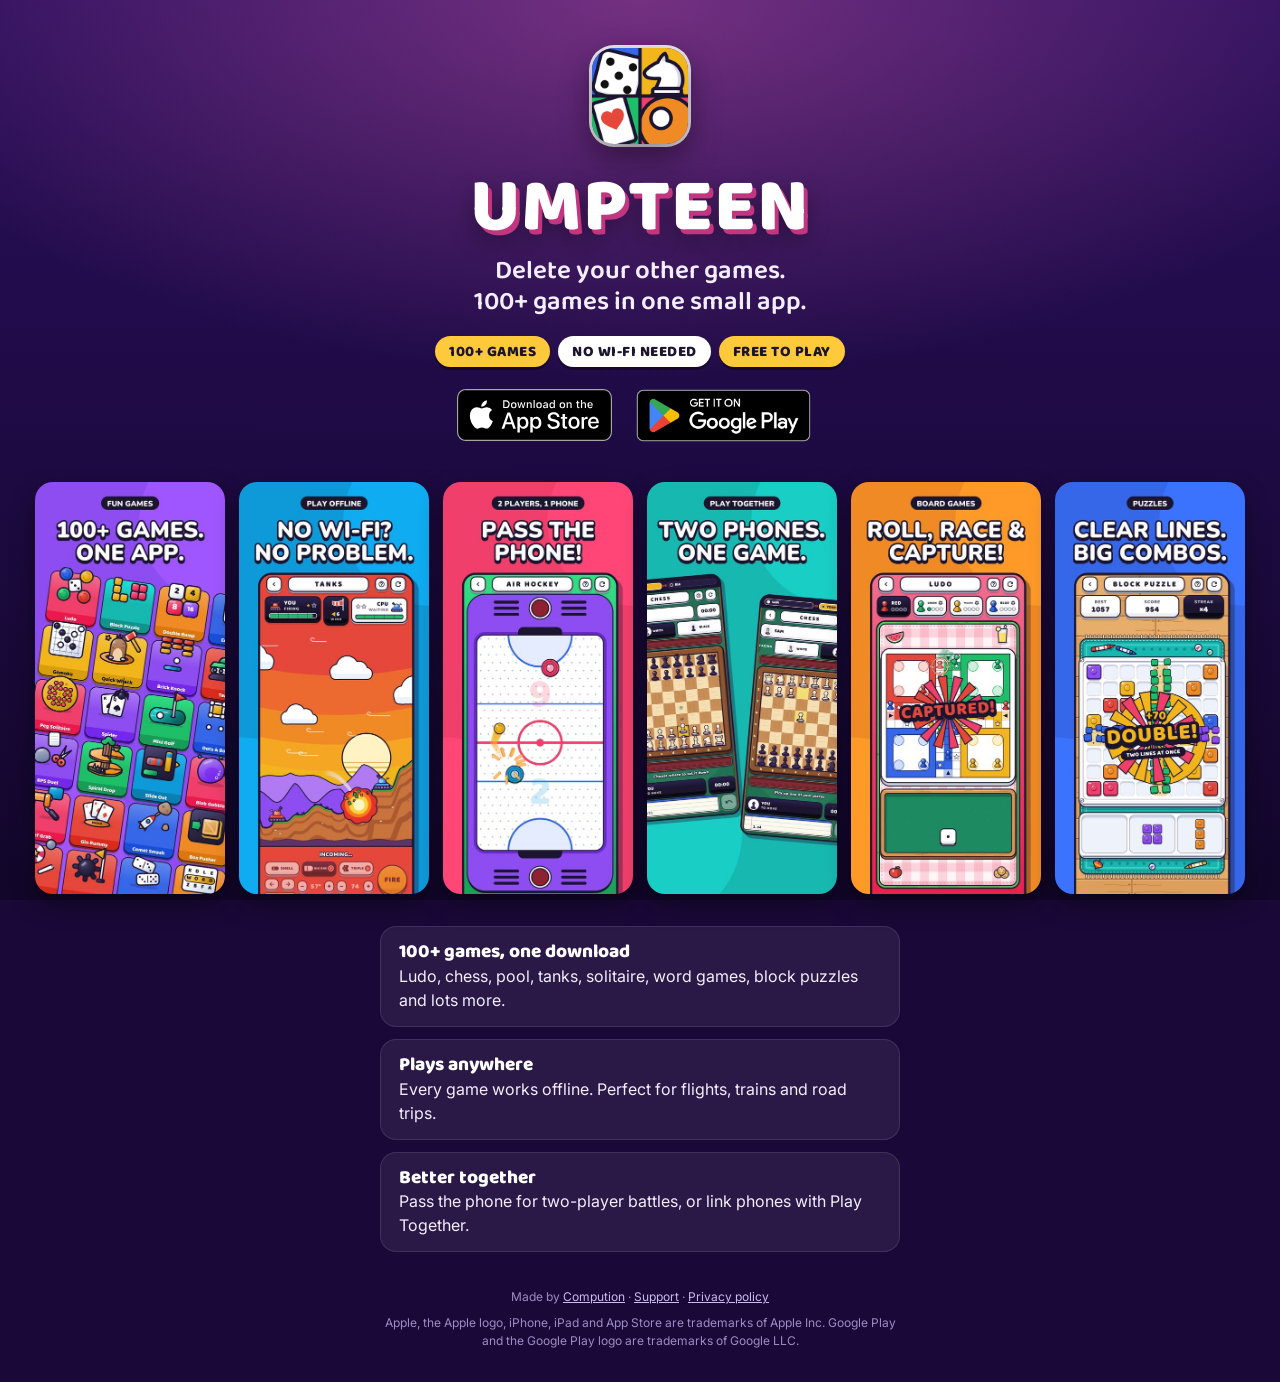
<file: umpteen/index.html>
<!DOCTYPE html>
<html lang="en">
<head>
    <meta charset="UTF-8">
    <meta name="viewport" content="width=device-width, initial-scale=1.0, viewport-fit=cover">
    <title>Umpteen — 100+ games in one app</title>
    <meta name="description" content="Umpteen: 100+ games in one small app. Ludo, chess, pool, tanks, puzzles and more. Every game works offline, with no sign-up. Free on iPhone, iPad and Android.">
    <meta name="theme-color" content="#2a0f5c">
    <meta property="og:title" content="Umpteen — 100+ games in one app">
    <meta property="og:description" content="Every game works offline, with no sign-up. Free on iPhone, iPad and Android.">
    <meta property="og:image" content="https://compution.co.uk/umpteen/og.jpg">
    <meta property="og:url" content="https://compution.co.uk/umpteen/">
    <meta name="apple-itunes-app" content="app-id=6806872151">
    <link rel="icon" href="/umpteen/icon.png">
    <link rel="apple-touch-icon" href="/umpteen/icon.png">
    <link rel="stylesheet" href="https://fonts.googleapis.com/css2?family=Baloo+2:wght@600;800&family=Inter:wght@400;500;600&display=swap">
    <style>
        *, *::before, *::after {
            margin: 0;
            padding: 0;
            box-sizing: border-box;
        }

        [hidden] {
            display: none !important;
        }

        body {
            font-family: 'Inter', -apple-system, BlinkMacSystemFont, 'Segoe UI', sans-serif;
            background: #1a0838;
            background-image:
                radial-gradient(ellipse 90% 60% at 50% 0%, rgba(255, 110, 200, 0.35), transparent 70%),
                linear-gradient(180deg, #2a0f5c 0%, #12062a 100%);
            background-attachment: fixed;
            color: #f3eefe;
            min-height: 100vh;
            line-height: 1.5;
            overflow-x: hidden;
        }

        .hero {
            max-width: 560px;
            margin: 0 auto;
            padding: max(48px, env(safe-area-inset-top)) max(20px, env(safe-area-inset-right)) 32px max(20px, env(safe-area-inset-left));
            text-align: center;
        }

        .icon {
            width: 96px;
            height: 96px;
            border-radius: 22px;
            box-shadow: 0 12px 32px rgba(0, 0, 0, 0.45), 0 0 0 3px rgba(255, 255, 255, 0.9);
        }

        h1 {
            font-family: 'Baloo 2', 'Arial Rounded MT Bold', sans-serif;
            font-weight: 800;
            font-size: clamp(48px, 13vw, 76px);
            line-height: 1;
            letter-spacing: 1px;
            color: #fff;
            margin-top: 20px;
            text-shadow: 4px 5px 0 #c2357f, 0 10px 24px rgba(0, 0, 0, 0.4);
        }

        .tagline {
            font-family: 'Baloo 2', 'Arial Rounded MT Bold', sans-serif;
            font-weight: 600;
            font-size: clamp(20px, 5.4vw, 26px);
            line-height: 1.2;
            margin-top: 10px;
            text-wrap: balance;
        }

        .pills {
            display: flex;
            flex-wrap: wrap;
            justify-content: center;
            gap: 8px;
            margin-top: 18px;
        }

        .pill {
            font-family: 'Baloo 2', 'Arial Rounded MT Bold', sans-serif;
            font-weight: 800;
            font-size: 15px;
            letter-spacing: 0.5px;
            color: #1b1530;
            background: #ffc93c;
            border-radius: 999px;
            padding: 5px 14px 3px;
            box-shadow: 0 3px 0 rgba(0, 0, 0, 0.35);
        }

        .pill.white {
            background: #fff;
        }

        /* The store button for this phone, big and first. */
        .get {
            display: flex;
            align-items: center;
            justify-content: center;
            gap: 10px;
            width: 100%;
            max-width: 360px;
            margin: 28px auto 0;
            padding: 18px 24px 15px;
            border-radius: 18px;
            background: #ffc93c;
            color: #1b1530;
            font-family: 'Baloo 2', 'Arial Rounded MT Bold', sans-serif;
            font-weight: 800;
            font-size: 24px;
            line-height: 1;
            text-decoration: none;
            box-shadow: 0 6px 0 #b9851a, 0 14px 28px rgba(0, 0, 0, 0.35);
            transition: transform 0.08s;
        }

        .get:active {
            transform: translateY(4px);
            box-shadow: 0 2px 0 #b9851a, 0 8px 18px rgba(0, 0, 0, 0.35);
        }

        .free {
            margin-top: 12px;
            font-size: 14px;
            color: #cbbbf0;
        }

        .badges {
            display: flex;
            flex-wrap: wrap;
            justify-content: center;
            align-items: center;
            gap: 12px;
            margin-top: 22px;
        }

        .badges a {
            display: block;
            line-height: 0;
        }

        .badges img {
            height: 52px;
            width: auto;
        }

        /* Play's badge carries its own clear space, so it's drawn taller to match. */
        .badges #android img {
            height: 77px;
            margin: -12px 0;
        }

        .shots {
            display: flex;
            gap: 14px;
            overflow-x: auto;
            scroll-snap-type: x mandatory;
            padding: 8px max(20px, env(safe-area-inset-left)) 24px;
            scrollbar-width: none;
        }

        .shots::-webkit-scrollbar {
            display: none;
        }

        .shots img {
            flex: 0 0 auto;
            width: min(60vw, 230px);
            height: auto;
            border-radius: 18px;
            scroll-snap-align: center;
            box-shadow: 0 10px 24px rgba(0, 0, 0, 0.4);
        }

        @media (min-width: 900px) {
            .shots {
                justify-content: center;
                overflow: visible;
            }

            .shots img {
                width: 190px;
            }
        }

        .about {
            max-width: 560px;
            margin: 0 auto;
            padding: 8px max(20px, env(safe-area-inset-right)) 0 max(20px, env(safe-area-inset-left));
        }

        .about ul {
            list-style: none;
            display: grid;
            gap: 12px;
        }

        .about li {
            background: rgba(255, 255, 255, 0.07);
            border: 1px solid rgba(255, 255, 255, 0.1);
            border-radius: 16px;
            padding: 14px 18px;
            font-size: 16px;
        }

        .about li b {
            font-family: 'Baloo 2', 'Arial Rounded MT Bold', sans-serif;
            font-weight: 800;
            font-size: 19px;
            display: block;
            color: #fff;
            line-height: 1.2;
        }

        footer {
            max-width: 560px;
            margin: 0 auto;
            padding: 36px max(20px, env(safe-area-inset-right)) max(32px, env(safe-area-inset-bottom)) max(20px, env(safe-area-inset-left));
            text-align: center;
            font-size: 12px;
            color: #9d8cc4;
        }

        footer a {
            color: #cbbbf0;
        }

        footer p + p {
            margin-top: 8px;
        }
    </style>
</head>
<body>
    <main>
        <section class="hero">
            <img class="icon" src="icon.png" alt="Umpteen app icon" width="96" height="96">
            <h1>UMPTEEN</h1>
            <p class="tagline">Delete your other games. 100+ games in one small app.</p>
            <div class="pills">
                <span class="pill">100+ GAMES</span>
                <span class="pill white">NO WI-FI NEEDED</span>
                <span class="pill">FREE TO PLAY</span>
            </div>

            <!-- Filled in by the script below for iPhone, iPad and Android. -->
            <a class="get" id="get" href="#stores" hidden>Get Umpteen free</a>
            <p class="free" id="free" hidden>Free download. No sign-up.</p>

            <div class="badges" id="stores">
                <a id="ios" href="https://apps.apple.com/app/id6806872151" aria-label="Download on the App Store">
                    <img src="app_store.svg" alt="Download on the App Store" height="52">
                </a>
                <a id="android" href="https://play.google.com/store/apps/details?id=com.compution.pocketgames.pocket_games" aria-label="Get it on Google Play">
                    <img src="google_play.png" alt="Get it on Google Play" height="52">
                </a>
            </div>
        </section>

        <div class="shots" aria-label="Screenshots">
            <img src="games.jpg" alt="100+ games. One app." width="420" height="911" loading="lazy">
            <img src="offline.jpg" alt="No Wi-Fi? No problem." width="420" height="911" loading="lazy">
            <img src="two_player.jpg" alt="Pass the phone for two-player games" width="420" height="911" loading="lazy">
            <img src="together.jpg" alt="Two phones, one game" width="420" height="911" loading="lazy">
            <img src="board.jpg" alt="Board games like Ludo" width="420" height="911" loading="lazy">
            <img src="puzzle.jpg" alt="Puzzles with big combos" width="420" height="911" loading="lazy">
        </div>

        <section class="about">
            <ul>
                <li><b>100+ games, one download</b>Ludo, chess, pool, tanks, solitaire, word games, block puzzles and lots more.</li>
                <li><b>Plays anywhere</b>Every game works offline. Perfect for flights, trains and road trips.</li>
                <li><b>Better together</b>Pass the phone for two-player battles, or link phones with Play Together.</li>
            </ul>
        </section>
    </main>

    <footer>
        <p>Made by <a href="/">Compution</a> · <a href="/minigames/support/">Support</a> · <a href="/minigames/privacy/">Privacy policy</a></p>
        <p>Apple, the Apple logo, iPhone, iPad and App Store are trademarks of Apple Inc. Google Play and the Google Play logo are trademarks of Google LLC.</p>
    </footer>

    <script>
        (function () {
            var ua = navigator.userAgent || '';
            // iPadOS reports itself as a Mac; a touch screen gives it away.
            var ios = /iPhone|iPad|iPod/.test(ua) ||
                (navigator.platform === 'MacIntel' && navigator.maxTouchPoints > 1);
            var android = /Android/i.test(ua);
            var play = document.getElementById('android');

            // Pass any utm_ tags on to Play as the install referrer.
            var utm = location.search.slice(1).split('&').filter(function (p) {
                return /^utm_/.test(p);
            }).join('&');
            if (utm) play.href += '&referrer=' + encodeURIComponent(utm);

            if (!ios && !android) return;
            var store = document.getElementById(ios ? 'ios' : 'android');
            var get = document.getElementById('get');
            get.href = store.href;
            get.textContent = ios ? 'Get it on the App Store' : 'Get it on Google Play';
            get.hidden = false;
            document.getElementById('free').hidden = false;
            // Only the matching badge is needed on a phone.
            document.getElementById(ios ? 'android' : 'ios').hidden = true;
        })();
    </script>
</body>
</html>
</file>
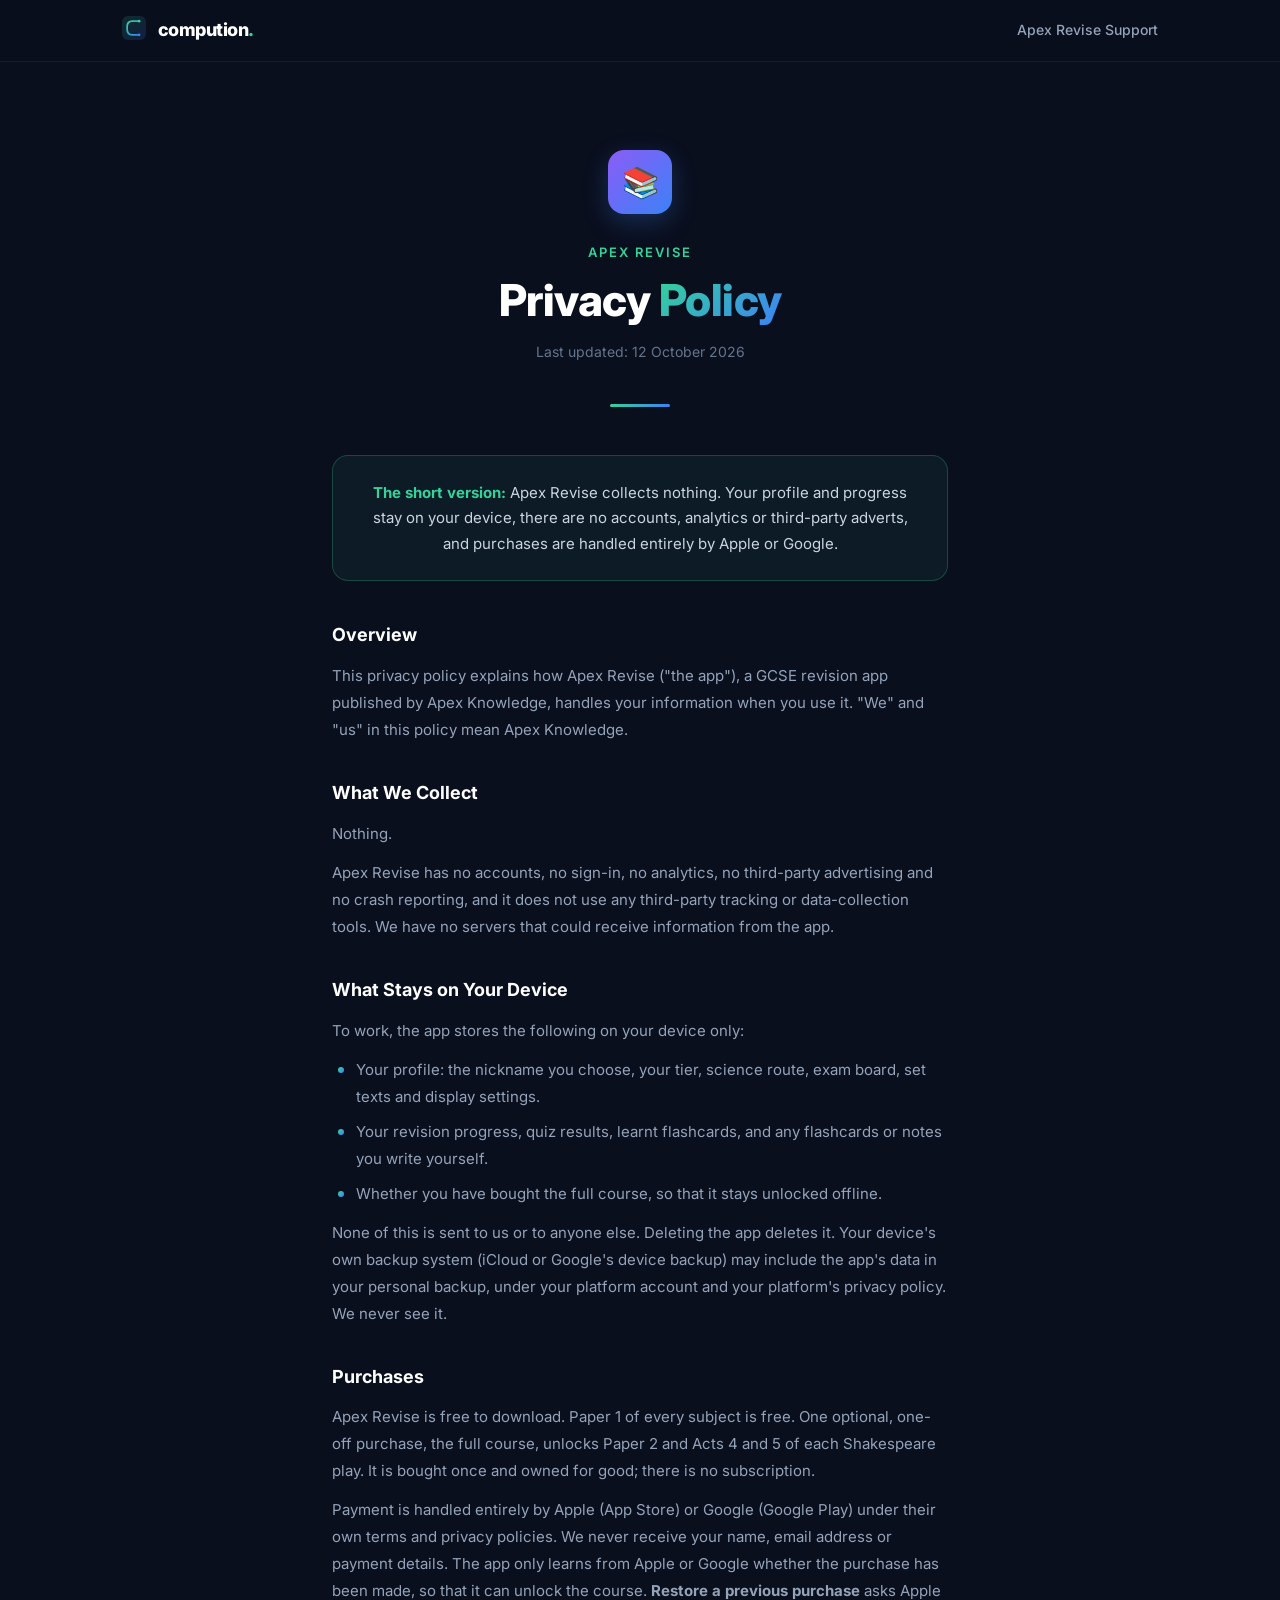
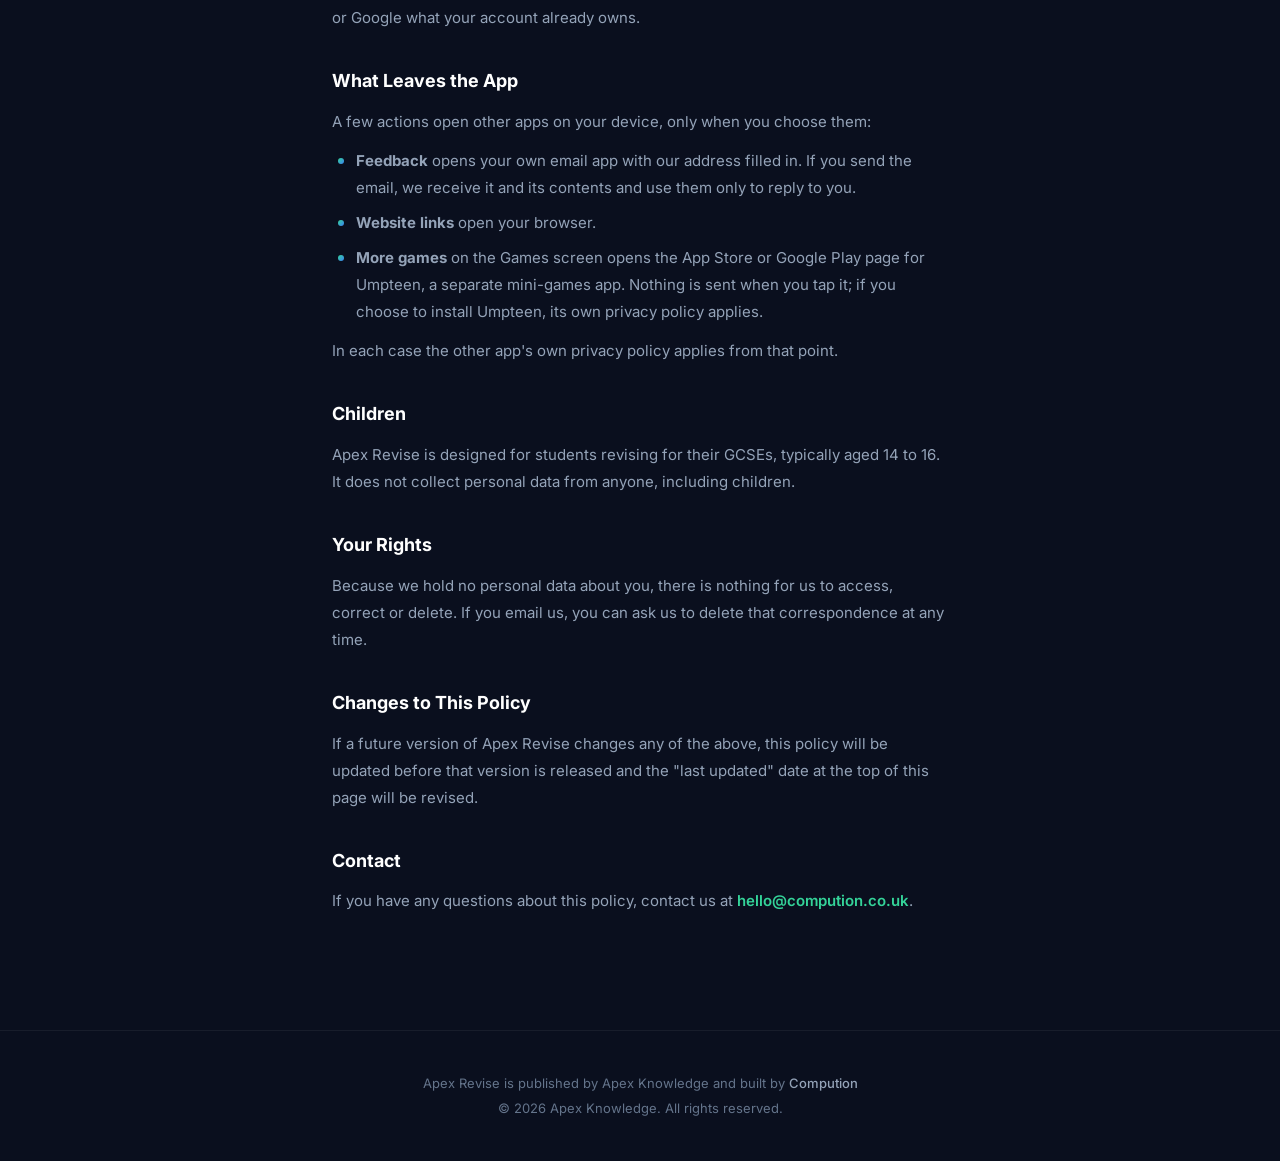
<file: apexrevise/privacy/index.html>
<!DOCTYPE html>
<html lang="en">
<head>
    <meta charset="UTF-8">
    <meta name="viewport" content="width=device-width, initial-scale=1.0">
    <title>Apex Revise Privacy Policy</title>
    <meta name="description" content="Privacy policy for Apex Revise, the GCSE revision app. Apex Revise does not collect any personal data; purchases are handled by Apple or Google.">
    <link rel="stylesheet" href="https://fonts.googleapis.com/css2?family=Inter:wght@400;500;600;700;800&display=swap">
    <style>
        *, *::before, *::after {
            margin: 0;
            padding: 0;
            box-sizing: border-box;
        }

        html {
            scroll-behavior: smooth;
        }

        body {
            font-family: 'Inter', -apple-system, BlinkMacSystemFont, 'Segoe UI', sans-serif;
            background: #0a0f1e;
            color: #e2e8f0;
            overflow-x: hidden;
            min-height: 100vh;
            line-height: 1.6;
            display: flex;
            flex-direction: column;
        }

        /* --- NAV --- */
        .nav-bar {
            position: fixed;
            top: 0;
            left: 0;
            width: 100%;
            background: rgba(10, 15, 30, 0.92);
            backdrop-filter: blur(12px);
            border-bottom: 1px solid rgba(255, 255, 255, 0.06);
            z-index: 100;
        }

        .nav-inner {
            max-width: 1100px;
            margin: 0 auto;
            display: flex;
            justify-content: space-between;
            align-items: center;
            padding: 16px 32px;
        }

        .nav-brand {
            font-size: 18px;
            font-weight: 800;
            color: #fff;
            text-decoration: none;
            letter-spacing: -0.5px;
        }

        .nav-brand span {
            color: #34d399;
        }

        .nav-link {
            color: #94a3b8;
            text-decoration: none;
            font-size: 14px;
            font-weight: 500;
            transition: color 0.2s;
        }

        .nav-link:hover {
            color: #fff;
        }

        /* --- MAIN --- */
        .page-main {
            flex: 1;
            width: 100%;
            max-width: 680px;
            margin: 0 auto;
            padding: 150px 32px 80px;
        }

        .app-badge {
            display: flex;
            align-items: center;
            justify-content: center;
            gap: 14px;
            margin-bottom: 28px;
        }

        .app-icon {
            width: 64px;
            height: 64px;
            border-radius: 16px;
            background: linear-gradient(135deg, #8b5cf6, #3b82f6);
            display: flex;
            align-items: center;
            justify-content: center;
            font-size: 30px;
            box-shadow: 0 8px 24px rgba(59, 130, 246, 0.25);
        }

        .section-label {
            font-size: 13px;
            font-weight: 600;
            color: #34d399;
            text-transform: uppercase;
            letter-spacing: 2px;
            margin-bottom: 12px;
            text-align: center;
        }

        .page-heading {
            font-size: clamp(28px, 5vw, 44px);
            font-weight: 800;
            color: #fff;
            text-align: center;
            margin-bottom: 16px;
            letter-spacing: -0.5px;
            line-height: 1.15;
        }

        .page-heading span {
            background: linear-gradient(135deg, #34d399, #3b82f6);
            -webkit-background-clip: text;
            -webkit-text-fill-color: transparent;
            background-clip: text;
        }

        .last-updated {
            font-size: 14px;
            color: #64748b;
            text-align: center;
            margin-bottom: 40px;
        }

        .divider {
            width: 60px;
            height: 3px;
            background: linear-gradient(90deg, #34d399, #3b82f6);
            border-radius: 3px;
            margin: 0 auto 48px;
        }

        /* --- POLICY CONTENT --- */
        .policy-highlight {
            background: rgba(52, 211, 153, 0.06);
            border: 1px solid rgba(52, 211, 153, 0.25);
            border-radius: 16px;
            padding: 24px 28px;
            margin-bottom: 40px;
            text-align: center;
        }

        .policy-highlight p {
            font-size: 15px;
            color: #cbd5e1;
            line-height: 1.7;
        }

        .policy-highlight strong {
            color: #34d399;
        }

        .policy-section {
            margin-bottom: 36px;
        }

        .policy-section h2 {
            font-size: 18px;
            font-weight: 700;
            color: #fff;
            margin-bottom: 12px;
        }

        .policy-section p {
            font-size: 15px;
            color: #94a3b8;
            line-height: 1.8;
            margin-bottom: 12px;
        }

        .policy-section p:last-child {
            margin-bottom: 0;
        }

        .policy-section ul {
            list-style: none;
            margin-bottom: 12px;
        }

        .policy-section ul li {
            font-size: 15px;
            color: #94a3b8;
            line-height: 1.8;
            padding-left: 24px;
            position: relative;
            margin-bottom: 8px;
        }

        .policy-section ul li::before {
            content: "";
            position: absolute;
            left: 6px;
            top: 11px;
            width: 6px;
            height: 6px;
            border-radius: 50%;
            background: linear-gradient(135deg, #34d399, #3b82f6);
        }

        .email-link {
            color: #34d399;
            text-decoration: none;
            font-weight: 600;
        }

        .email-link:hover {
            text-decoration: underline;
        }

        /* --- FOOTER --- */
        .footer {
            border-top: 1px solid rgba(255, 255, 255, 0.06);
            padding: 40px 32px;
            text-align: center;
        }

        .footer-text {
            font-size: 13px;
            color: #64748b;
            line-height: 1.9;
        }

        .footer-text a {
            color: #94a3b8;
            text-decoration: none;
            font-weight: 500;
        }

        .footer-text a:hover {
            color: #fff;
        }

        /* --- RESPONSIVE --- */
        @media (max-width: 480px) {
            .page-main {
                padding: 130px 24px 60px;
            }
        }
    </style>
</head>
<body>

<!-- Navigation -->
<nav class="nav-bar">
    <div class="nav-inner">
        <a href="/" class="nav-brand">
            <svg xmlns="http://www.w3.org/2000/svg" viewBox="0 0 28 28" width="24" height="24" style="vertical-align: -4px; margin-right: 8px;">
                <defs>
                    <linearGradient id="navIconGrad" x1="0%" y1="0%" x2="100%" y2="100%">
                        <stop offset="0%" style="stop-color:#34d399"/>
                        <stop offset="100%" style="stop-color:#3b82f6"/>
                    </linearGradient>
                </defs>
                <rect x="0" y="0" width="28" height="28" rx="7" ry="7" fill="url(#navIconGrad)" opacity="0.15"/>
                <path d="M20 6 L12 6 Q6 6 6 12.5 L6 15.5 Q6 22 12 22 L20 22" fill="none" stroke="url(#navIconGrad)" stroke-width="2" stroke-linecap="round"/>
                <circle cx="20" cy="6" r="1.5" fill="#34d399"/>
                <circle cx="20" cy="22" r="1.5" fill="#3b82f6"/>
                <line x1="10.5" y1="12" x2="18" y2="12" stroke="url(#navIconGrad)" stroke-width="1.2" stroke-linecap="round" opacity="0.5"/>
                <line x1="10.5" y1="16" x2="16" y2="16" stroke="url(#navIconGrad)" stroke-width="1.2" stroke-linecap="round" opacity="0.5"/>
            </svg>
            compution<span>.</span>
        </a>
        <a href="/apexrevise/support/" class="nav-link">Apex Revise Support</a>
    </div>
</nav>

<main class="page-main">
    <div class="app-badge">
        <div class="app-icon">📚</div>
    </div>
    <p class="section-label">Apex Revise</p>
    <h1 class="page-heading">Privacy <span>Policy</span></h1>
    <p class="last-updated">Last updated: 12 October 2026</p>
    <div class="divider"></div>

    <div class="policy-highlight">
        <p><strong>The short version:</strong> Apex Revise collects nothing. Your profile and progress stay on your device, there are no accounts, analytics or third-party adverts, and purchases are handled entirely by Apple or Google.</p>
    </div>

    <section class="policy-section">
        <h2>Overview</h2>
        <p>This privacy policy explains how Apex Revise ("the app"), a GCSE revision app published by Apex Knowledge, handles your information when you use it. "We" and "us" in this policy mean Apex Knowledge.</p>
    </section>

    <section class="policy-section">
        <h2>What We Collect</h2>
        <p>Nothing.</p>
        <p>Apex Revise has no accounts, no sign-in, no analytics, no third-party advertising and no crash reporting, and it does not use any third-party tracking or data-collection tools. We have no servers that could receive information from the app.</p>
    </section>

    <section class="policy-section">
        <h2>What Stays on Your Device</h2>
        <p>To work, the app stores the following on your device only:</p>
        <ul>
            <li>Your profile: the nickname you choose, your tier, science route, exam board, set texts and display settings.</li>
            <li>Your revision progress, quiz results, learnt flashcards, and any flashcards or notes you write yourself.</li>
            <li>Whether you have bought the full course, so that it stays unlocked offline.</li>
        </ul>
        <p>None of this is sent to us or to anyone else. Deleting the app deletes it. Your device's own backup system (iCloud or Google's device backup) may include the app's data in your personal backup, under your platform account and your platform's privacy policy. We never see it.</p>
    </section>

    <section class="policy-section">
        <h2>Purchases</h2>
        <p>Apex Revise is free to download. Paper 1 of every subject is free. One optional, one-off purchase, the full course, unlocks Paper 2 and Acts 4 and 5 of each Shakespeare play. It is bought once and owned for good; there is no subscription.</p>
        <p>Payment is handled entirely by Apple (App Store) or Google (Google Play) under their own terms and privacy policies. We never receive your name, email address or payment details. The app only learns from Apple or Google whether the purchase has been made, so that it can unlock the course. <strong>Restore a previous purchase</strong> asks Apple or Google what your account already owns.</p>
    </section>

    <section class="policy-section">
        <h2>What Leaves the App</h2>
        <p>A few actions open other apps on your device, only when you choose them:</p>
        <ul>
            <li><strong>Feedback</strong> opens your own email app with our address filled in. If you send the email, we receive it and its contents and use them only to reply to you.</li>
            <li><strong>Website links</strong> open your browser.</li>
            <li><strong>More games</strong> on the Games screen opens the App Store or Google Play page for Umpteen, a separate mini-games app. Nothing is sent when you tap it; if you choose to install Umpteen, its own privacy policy applies.</li>
        </ul>
        <p>In each case the other app's own privacy policy applies from that point.</p>
    </section>

    <section class="policy-section">
        <h2>Children</h2>
        <p>Apex Revise is designed for students revising for their GCSEs, typically aged 14 to 16. It does not collect personal data from anyone, including children.</p>
    </section>

    <section class="policy-section">
        <h2>Your Rights</h2>
        <p>Because we hold no personal data about you, there is nothing for us to access, correct or delete. If you email us, you can ask us to delete that correspondence at any time.</p>
    </section>

    <section class="policy-section">
        <h2>Changes to This Policy</h2>
        <p>If a future version of Apex Revise changes any of the above, this policy will be updated before that version is released and the "last updated" date at the top of this page will be revised.</p>
    </section>

    <section class="policy-section">
        <h2>Contact</h2>
        <p>If you have any questions about this policy, contact us at <a href="mailto:hello@compution.co.uk" class="email-link">hello@compution.co.uk</a>.</p>
    </section>
</main>
<footer class="footer">
    <p class="footer-text">
        Apex Revise is published by Apex Knowledge and built by <a href="/">Compution</a><br>
        © 2026 Apex Knowledge. All rights reserved.
    </p>
</footer>

</body>
</html>
</file>
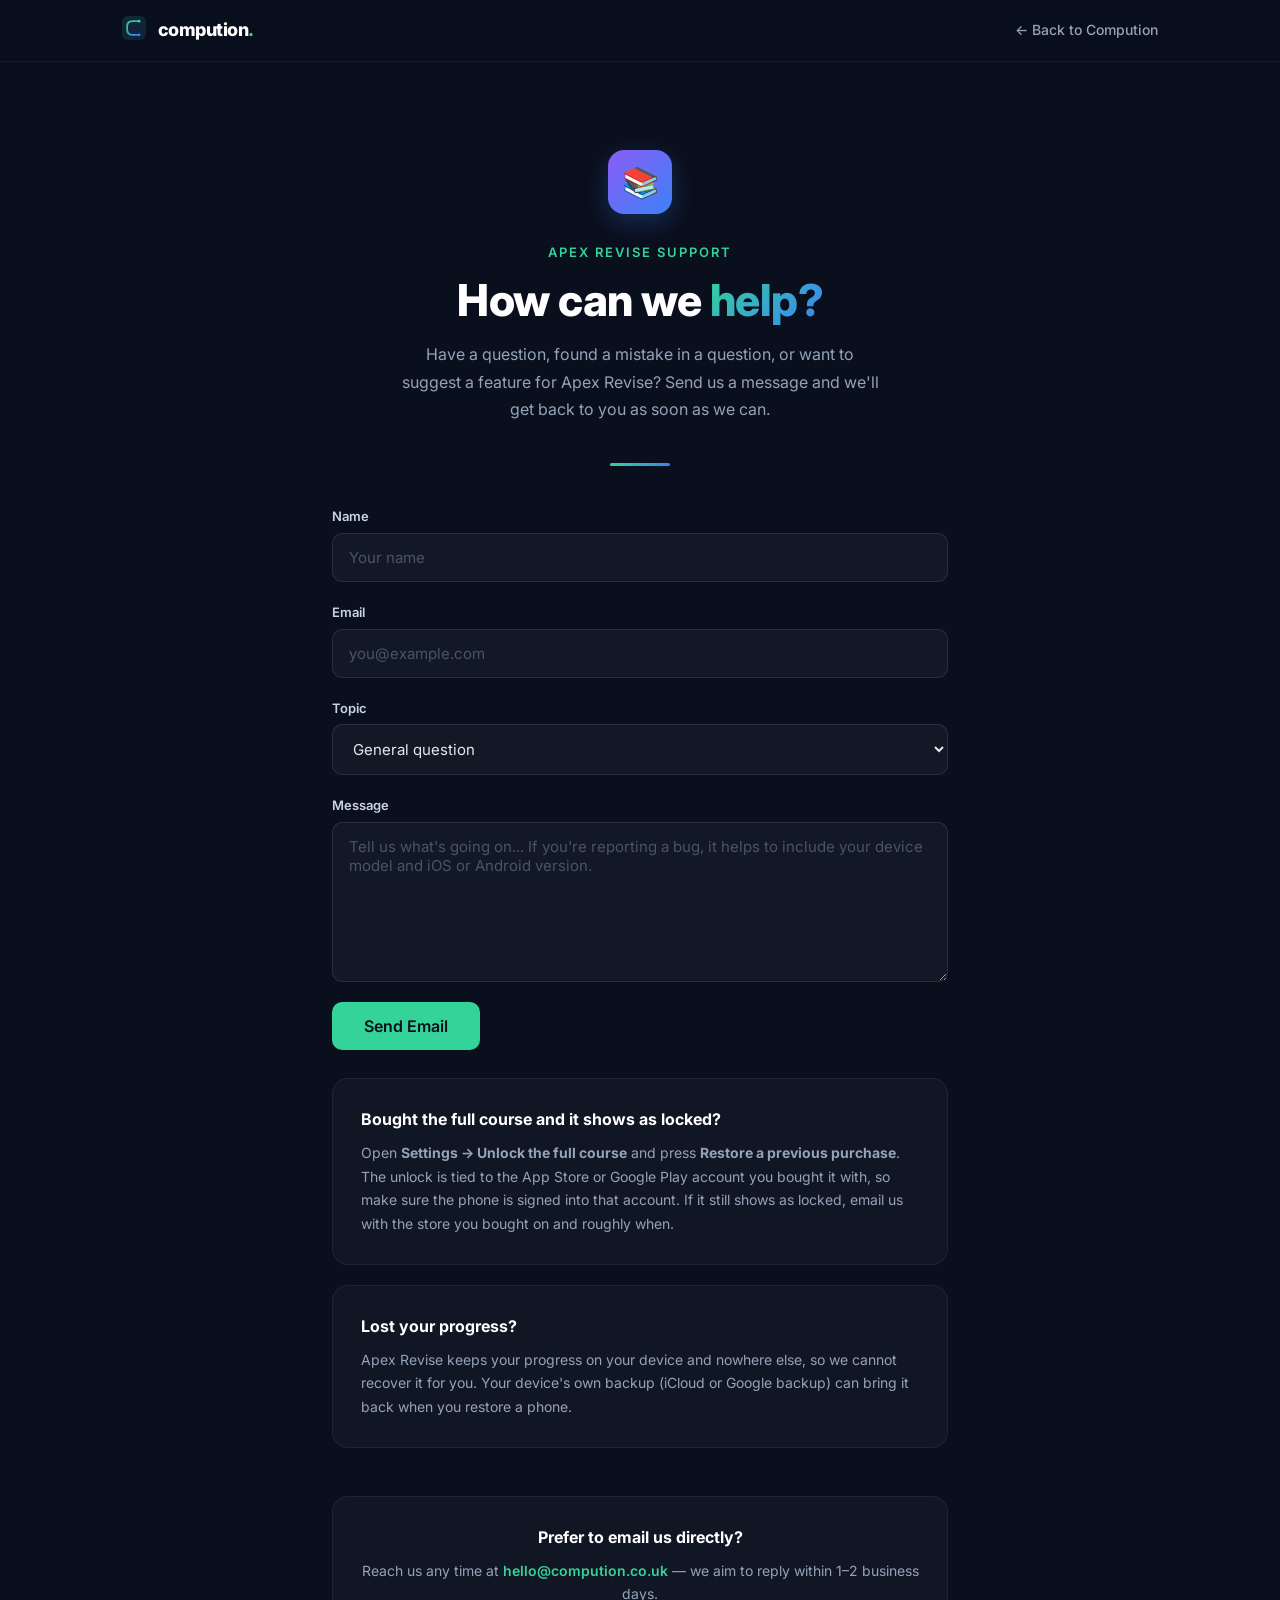
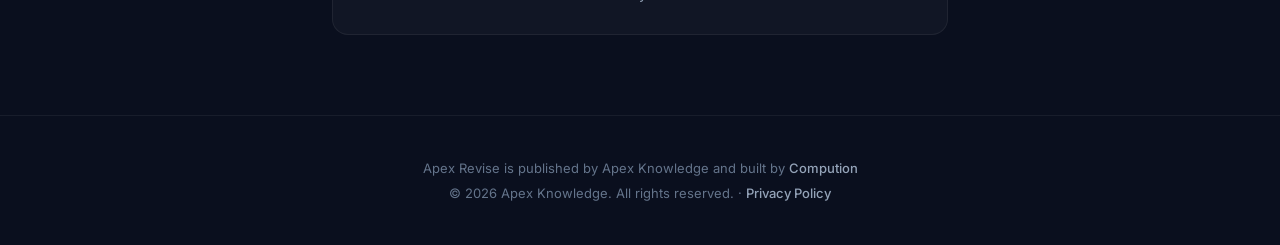
<file: apexrevise/support/index.html>
<!DOCTYPE html>
<html lang="en">
<head>
    <meta charset="UTF-8">
    <meta name="viewport" content="width=device-width, initial-scale=1.0">
    <title>Apex Revise Support</title>
    <meta name="description" content="Get help with Apex Revise, the GCSE revision app: questions, bug reports, feedback and restoring the full course.">
    <link rel="stylesheet" href="https://fonts.googleapis.com/css2?family=Inter:wght@400;500;600;700;800&display=swap">
    <style>
        *, *::before, *::after {
            margin: 0;
            padding: 0;
            box-sizing: border-box;
        }

        html {
            scroll-behavior: smooth;
        }

        body {
            font-family: 'Inter', -apple-system, BlinkMacSystemFont, 'Segoe UI', sans-serif;
            background: #0a0f1e;
            color: #e2e8f0;
            overflow-x: hidden;
            min-height: 100vh;
            line-height: 1.6;
            display: flex;
            flex-direction: column;
        }

        /* --- NAV --- */
        .nav-bar {
            position: fixed;
            top: 0;
            left: 0;
            width: 100%;
            background: rgba(10, 15, 30, 0.92);
            backdrop-filter: blur(12px);
            border-bottom: 1px solid rgba(255, 255, 255, 0.06);
            z-index: 100;
        }

        .nav-inner {
            max-width: 1100px;
            margin: 0 auto;
            display: flex;
            justify-content: space-between;
            align-items: center;
            padding: 16px 32px;
        }

        .nav-brand {
            font-size: 18px;
            font-weight: 800;
            color: #fff;
            text-decoration: none;
            letter-spacing: -0.5px;
        }

        .nav-brand span {
            color: #34d399;
        }

        .nav-link {
            color: #94a3b8;
            text-decoration: none;
            font-size: 14px;
            font-weight: 500;
            transition: color 0.2s;
        }

        .nav-link:hover {
            color: #fff;
        }

        /* --- MAIN --- */
        .page-main {
            flex: 1;
            width: 100%;
            max-width: 680px;
            margin: 0 auto;
            padding: 150px 32px 80px;
        }

        .app-badge {
            display: flex;
            align-items: center;
            justify-content: center;
            gap: 14px;
            margin-bottom: 28px;
        }

        .app-icon {
            width: 64px;
            height: 64px;
            border-radius: 16px;
            background: linear-gradient(135deg, #8b5cf6, #3b82f6);
            display: flex;
            align-items: center;
            justify-content: center;
            font-size: 30px;
            box-shadow: 0 8px 24px rgba(59, 130, 246, 0.25);
        }

        .section-label {
            font-size: 13px;
            font-weight: 600;
            color: #34d399;
            text-transform: uppercase;
            letter-spacing: 2px;
            margin-bottom: 12px;
            text-align: center;
        }

        .page-heading {
            font-size: clamp(28px, 5vw, 44px);
            font-weight: 800;
            color: #fff;
            text-align: center;
            margin-bottom: 16px;
            letter-spacing: -0.5px;
            line-height: 1.15;
        }

        .page-heading span {
            background: linear-gradient(135deg, #34d399, #3b82f6);
            -webkit-background-clip: text;
            -webkit-text-fill-color: transparent;
            background-clip: text;
        }

        .page-subtext {
            font-size: 16px;
            color: #94a3b8;
            text-align: center;
            max-width: 480px;
            margin: 0 auto 40px;
            line-height: 1.7;
        }

        .divider {
            width: 60px;
            height: 3px;
            background: linear-gradient(90deg, #34d399, #3b82f6);
            border-radius: 3px;
            margin: 0 auto 40px;
        }

        /* --- FORM --- */
        .contact-form {
            display: flex;
            flex-direction: column;
            gap: 20px;
        }

        .form-group {
            display: flex;
            flex-direction: column;
            gap: 6px;
        }

        .form-label {
            font-size: 13px;
            font-weight: 600;
            color: #cbd5e1;
        }

        .form-input,
        .form-select,
        .form-textarea {
            background: rgba(255, 255, 255, 0.04);
            border: 1px solid rgba(255, 255, 255, 0.1);
            border-radius: 10px;
            color: #e2e8f0;
            font-family: 'Inter', sans-serif;
            font-size: 15px;
            padding: 14px 16px;
            outline: none;
            transition: border-color 0.2s, box-shadow 0.2s;
        }

        .form-select option {
            background: #0a0f1e;
            color: #e2e8f0;
        }

        .form-input:focus,
        .form-select:focus,
        .form-textarea:focus {
            border-color: #34d399;
            box-shadow: 0 0 0 3px rgba(52, 211, 153, 0.12);
        }

        .form-input::placeholder,
        .form-textarea::placeholder {
            color: #475569;
        }

        .form-textarea {
            min-height: 160px;
            resize: vertical;
        }

        .btn-primary {
            background: #34d399;
            color: #0a0f1e;
            padding: 14px 32px;
            border-radius: 10px;
            font-size: 16px;
            font-weight: 600;
            text-decoration: none;
            transition: background 0.2s, transform 0.15s;
            border: none;
            cursor: pointer;
            font-family: 'Inter', sans-serif;
            align-self: flex-start;
        }

        .btn-primary:hover {
            background: #6ee7b7;
            transform: translateY(-2px);
        }

        /* --- DIRECT EMAIL --- */
        .direct-email {
            margin-top: 48px;
            padding: 28px;
            background: rgba(255, 255, 255, 0.03);
            border: 1px solid rgba(255, 255, 255, 0.06);
            border-radius: 16px;
            text-align: center;
        }

        .direct-email h2 {
            font-size: 16px;
            font-weight: 700;
            color: #fff;
            margin-bottom: 8px;
        }

        .direct-email p {
            font-size: 14px;
            color: #94a3b8;
            line-height: 1.7;
        }

        .email-link {
            color: #34d399;
            text-decoration: none;
            font-weight: 600;
        }

        .email-link:hover {
            text-decoration: underline;
        }

        /* --- FOOTER --- */
        .footer {
            border-top: 1px solid rgba(255, 255, 255, 0.06);
            padding: 40px 32px;
            text-align: center;
        }

        .footer-text {
            font-size: 13px;
            color: #64748b;
            line-height: 1.9;
        }

        .footer-text a {
            color: #94a3b8;
            text-decoration: none;
            font-weight: 500;
        }

        .footer-text a:hover {
            color: #fff;
        }

        /* --- RESPONSIVE --- */
        @media (max-width: 480px) {
            .page-main {
                padding: 130px 24px 60px;
            }
        }
    </style>
</head>
<body>

<!-- Navigation -->
<nav class="nav-bar">
    <div class="nav-inner">
        <a href="/" class="nav-brand">
            <svg xmlns="http://www.w3.org/2000/svg" viewBox="0 0 28 28" width="24" height="24" style="vertical-align: -4px; margin-right: 8px;">
                <defs>
                    <linearGradient id="navIconGrad" x1="0%" y1="0%" x2="100%" y2="100%">
                        <stop offset="0%" style="stop-color:#34d399"/>
                        <stop offset="100%" style="stop-color:#3b82f6"/>
                    </linearGradient>
                </defs>
                <rect x="0" y="0" width="28" height="28" rx="7" ry="7" fill="url(#navIconGrad)" opacity="0.15"/>
                <path d="M20 6 L12 6 Q6 6 6 12.5 L6 15.5 Q6 22 12 22 L20 22" fill="none" stroke="url(#navIconGrad)" stroke-width="2" stroke-linecap="round"/>
                <circle cx="20" cy="6" r="1.5" fill="#34d399"/>
                <circle cx="20" cy="22" r="1.5" fill="#3b82f6"/>
                <line x1="10.5" y1="12" x2="18" y2="12" stroke="url(#navIconGrad)" stroke-width="1.2" stroke-linecap="round" opacity="0.5"/>
                <line x1="10.5" y1="16" x2="16" y2="16" stroke="url(#navIconGrad)" stroke-width="1.2" stroke-linecap="round" opacity="0.5"/>
            </svg>
            compution<span>.</span>
        </a>
        <a href="/" class="nav-link">← Back to Compution</a>
    </div>
</nav>

<main class="page-main">
    <div class="app-badge">
        <div class="app-icon">📚</div>
    </div>
    <p class="section-label">Apex Revise Support</p>
    <h1 class="page-heading">How can we <span>help?</span></h1>
    <p class="page-subtext">
        Have a question, found a mistake in a question, or want to suggest a feature for Apex Revise? Send us a message and we'll get back to you as soon as we can.
    </p>
    <div class="divider"></div>

    <form class="contact-form" id="supportForm">
        <div class="form-group">
            <label class="form-label" for="supportName">Name</label>
            <input type="text" class="form-input" id="supportName" name="name" placeholder="Your name" autocomplete="name" required>
        </div>
        <div class="form-group">
            <label class="form-label" for="supportEmail">Email</label>
            <input type="email" class="form-input" id="supportEmail" name="email" placeholder="you@example.com" autocomplete="email" required>
        </div>
        <div class="form-group">
            <label class="form-label" for="supportTopic">Topic</label>
            <select class="form-select" id="supportTopic" name="topic" required>
                <option value="General Question" selected>General question</option>
                <option value="Bug Report">Bug report</option>
                <option value="Feature Request">Feature request</option>
                <option value="Full Course Purchase">Full course purchase</option>
                <option value="Content Correction">A mistake in a question or card</option>
                <option value="Feedback">Feedback</option>
            </select>
        </div>
        <div class="form-group">
            <label class="form-label" for="supportMessage">Message</label>
            <textarea class="form-textarea" id="supportMessage" name="message" placeholder="Tell us what's going on... If you're reporting a bug, it helps to include your device model and iOS or Android version." required></textarea>
        </div>
        <button type="submit" class="btn-primary" id="supportSubmitBtn">Send Email</button>
    </form>

    <div class="direct-email" style="margin-top: 28px; text-align: left;">
        <h2>Bought the full course and it shows as locked?</h2>
        <p>
            Open <strong>Settings → Unlock the full course</strong> and press <strong>Restore a previous purchase</strong>.
            The unlock is tied to the App Store or Google Play account you bought it with, so make sure the phone is
            signed into that account. If it still shows as locked, email us with the store you bought on and roughly when.
        </p>
    </div>

    <div class="direct-email" style="margin-top: 20px; text-align: left;">
        <h2>Lost your progress?</h2>
        <p>
            Apex Revise keeps your progress on your device and nowhere else, so we cannot recover it for you.
            Your device's own backup (iCloud or Google backup) can bring it back when you restore a phone.
        </p>
    </div>

    <div class="direct-email">
        <h2>Prefer to email us directly?</h2>
        <p>
            Reach us any time at
            <a href="mailto:hello@compution.co.uk?subject=Apex%20Revise%20Support" class="email-link">hello@compution.co.uk</a>
            — we aim to reply within 1–2 business days.
        </p>
    </div>
</main>

<footer class="footer">
    <p class="footer-text">
        Apex Revise is published by Apex Knowledge and built by <a href="/">Compution</a><br>
        © 2026 Apex Knowledge. All rights reserved. · <a href="/apexrevise/privacy/">Privacy Policy</a>
    </p>
</footer>

<script>
    var supportForm = document.getElementById('supportForm');
    var submitBtn = document.getElementById('supportSubmitBtn');

    supportForm.addEventListener('submit', function (e) {
        e.preventDefault();

        var name = document.getElementById('supportName').value.trim();
        var email = document.getElementById('supportEmail').value.trim();
        var topic = document.getElementById('supportTopic').value;
        var message = document.getElementById('supportMessage').value.trim();

        if (!name || !email || !message) {
            return;
        }

        var subject = encodeURIComponent('Apex Revise Support — ' + topic);
        var body = encodeURIComponent(
            'Name: ' + name + '\n' +
            'Email: ' + email + '\n' +
            'Topic: ' + topic + '\n\n' +
            'Message:\n' + message
        );

        window.location.href = 'mailto:hello@compution.co.uk?subject=' + subject + '&body=' + body;

        submitBtn.textContent = 'Opening your email app...';
        setTimeout(function () {
            submitBtn.textContent = 'Send Email';
        }, 4000);
    });
</script>

</body>
</html>
</file>
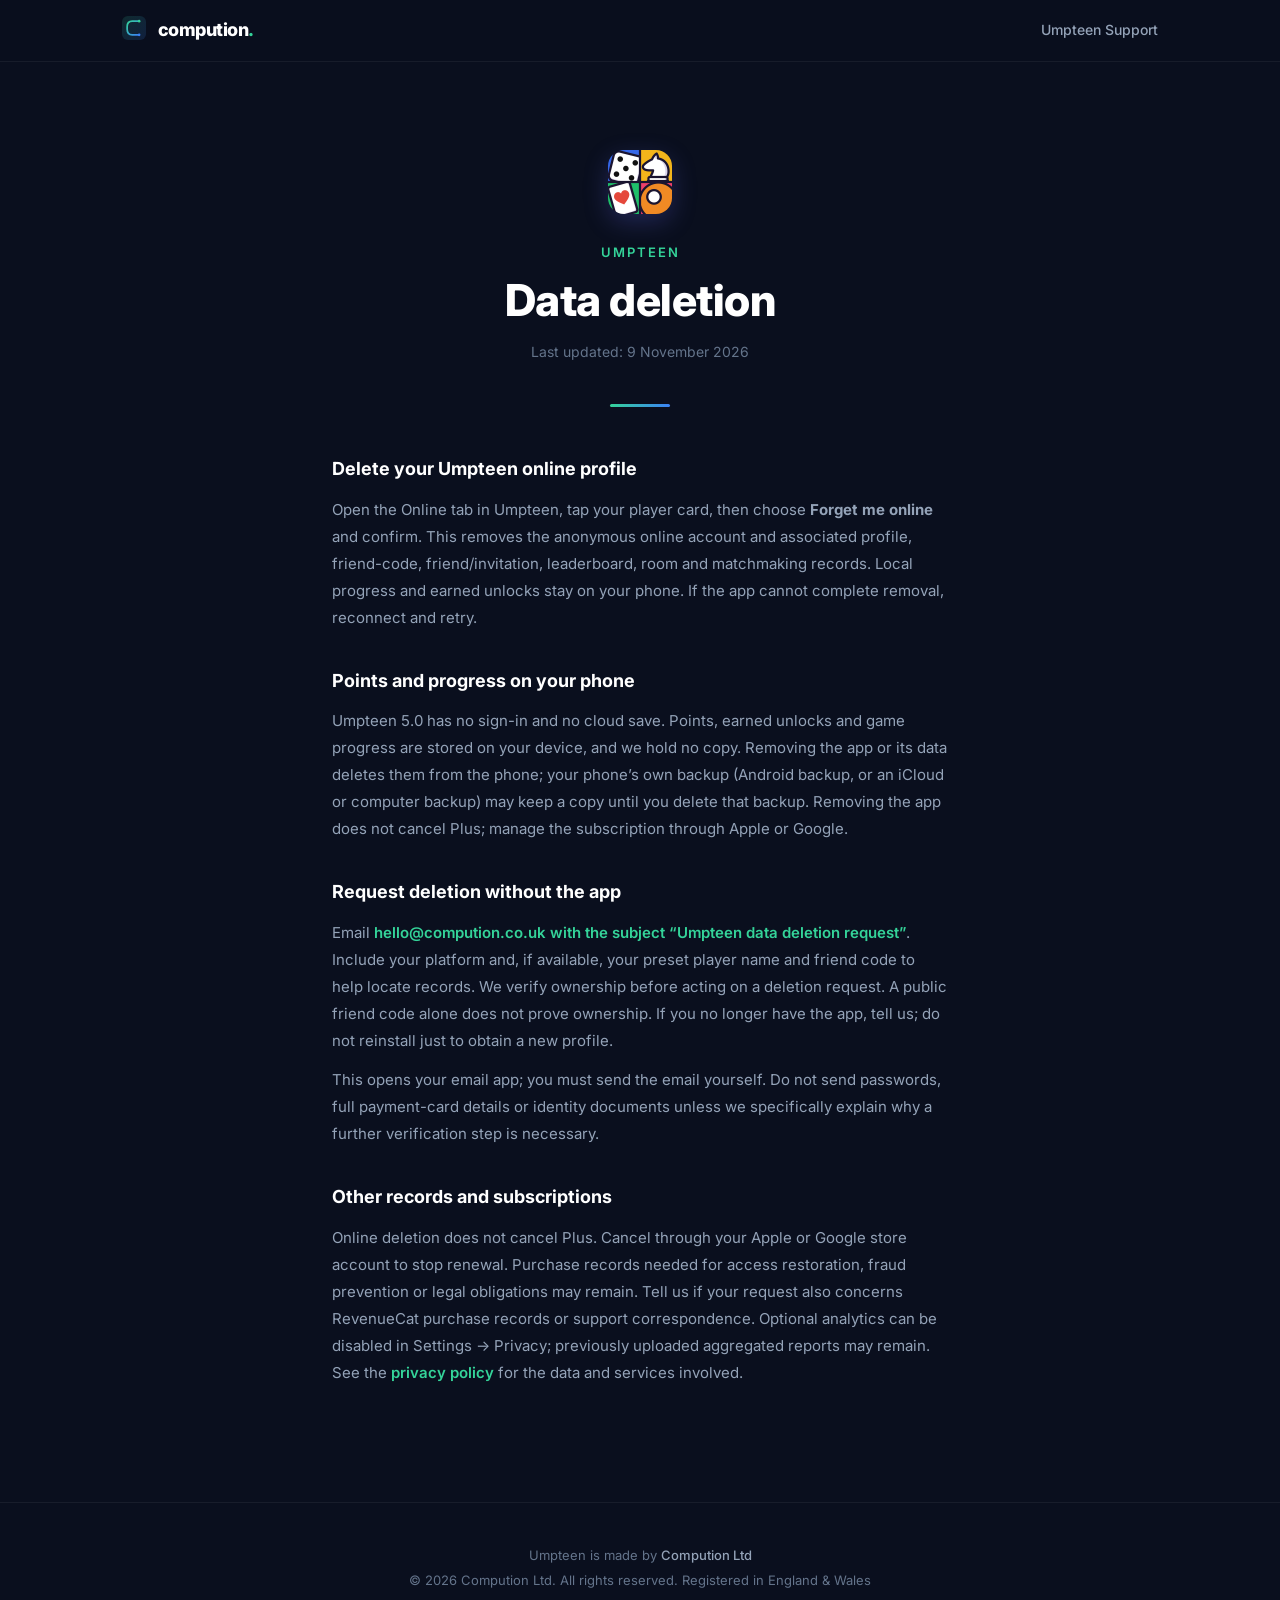
<file: minigames/delete-data/index.html>
<!DOCTYPE html>
<html lang="en">
<head>
    <meta charset="UTF-8">
    <meta name="viewport" content="width=device-width, initial-scale=1.0">
    <title>Umpteen Data deletion — Compution</title>
    <meta name="description" content="Umpteen Data deletion — Compution.">
    <link rel="stylesheet" href="https://fonts.googleapis.com/css2?family=Inter:wght@400;500;600;700;800&display=swap">
    <style>
        *, *::before, *::after {
            margin: 0;
            padding: 0;
            box-sizing: border-box;
        }

        html {
            scroll-behavior: smooth;
        }

        body {
            font-family: 'Inter', -apple-system, BlinkMacSystemFont, 'Segoe UI', sans-serif;
            background: #0a0f1e;
            color: #e2e8f0;
            overflow-x: hidden;
            min-height: 100vh;
            line-height: 1.6;
            display: flex;
            flex-direction: column;
        }

        /* --- NAV --- */
        .nav-bar {
            position: fixed;
            top: 0;
            left: 0;
            width: 100%;
            background: rgba(10, 15, 30, 0.92);
            backdrop-filter: blur(12px);
            border-bottom: 1px solid rgba(255, 255, 255, 0.06);
            z-index: 100;
        }

        .nav-inner {
            max-width: 1100px;
            margin: 0 auto;
            display: flex;
            justify-content: space-between;
            align-items: center;
            padding: 16px 32px;
        }

        .nav-brand {
            font-size: 18px;
            font-weight: 800;
            color: #fff;
            text-decoration: none;
            letter-spacing: -0.5px;
        }

        .nav-brand span {
            color: #34d399;
        }

        .nav-link {
            color: #94a3b8;
            text-decoration: none;
            font-size: 14px;
            font-weight: 500;
            transition: color 0.2s;
        }

        .nav-link:hover {
            color: #fff;
        }

        /* --- MAIN --- */
        .page-main {
            flex: 1;
            width: 100%;
            max-width: 680px;
            margin: 0 auto;
            padding: 150px 32px 80px;
        }

        .app-badge {
            display: flex;
            align-items: center;
            justify-content: center;
            gap: 14px;
            margin-bottom: 28px;
        }

        .app-icon {
            width: 64px;
            height: 64px;
            border-radius: 16px;
            display: block;
            box-shadow: 0 8px 24px rgba(99, 102, 241, 0.25);
        }

        .section-label {
            font-size: 13px;
            font-weight: 600;
            color: #34d399;
            text-transform: uppercase;
            letter-spacing: 2px;
            margin-bottom: 12px;
            text-align: center;
        }

        .page-heading {
            font-size: clamp(28px, 5vw, 44px);
            font-weight: 800;
            color: #fff;
            text-align: center;
            margin-bottom: 16px;
            letter-spacing: -0.5px;
            line-height: 1.15;
        }

        .page-heading span {
            background: linear-gradient(135deg, #34d399, #3b82f6);
            -webkit-background-clip: text;
            -webkit-text-fill-color: transparent;
            background-clip: text;
        }

        .last-updated {
            font-size: 14px;
            color: #64748b;
            text-align: center;
            margin-bottom: 40px;
        }

        .divider {
            width: 60px;
            height: 3px;
            background: linear-gradient(90deg, #34d399, #3b82f6);
            border-radius: 3px;
            margin: 0 auto 48px;
        }

        /* --- POLICY CONTENT --- */
        .policy-highlight {
            background: rgba(52, 211, 153, 0.06);
            border: 1px solid rgba(52, 211, 153, 0.25);
            border-radius: 16px;
            padding: 24px 28px;
            margin-bottom: 40px;
            text-align: center;
        }

        .policy-highlight p {
            font-size: 15px;
            color: #cbd5e1;
            line-height: 1.7;
        }

        .policy-highlight strong {
            color: #34d399;
        }

        .policy-section {
            margin-bottom: 36px;
        }

        .policy-section h2 {
            font-size: 18px;
            font-weight: 700;
            color: #fff;
            margin-bottom: 12px;
        }

        .policy-section h3 {
            font-size: 15px;
            font-weight: 700;
            color: #cbd5e1;
            margin: 20px 0 8px;
        }

        .policy-section p {
            font-size: 15px;
            color: #94a3b8;
            line-height: 1.8;
            margin-bottom: 12px;
        }

        .policy-section p:last-child {
            margin-bottom: 0;
        }

        .policy-section ul {
            list-style: none;
            margin-bottom: 12px;
        }

        .policy-section ul li {
            font-size: 15px;
            color: #94a3b8;
            line-height: 1.8;
            padding-left: 24px;
            position: relative;
            margin-bottom: 8px;
        }

        .policy-section ul li::before {
            content: "";
            position: absolute;
            left: 6px;
            top: 11px;
            width: 6px;
            height: 6px;
            border-radius: 50%;
            background: linear-gradient(135deg, #34d399, #3b82f6);
        }

        .email-link,
        .policy-section a {
            color: #34d399;
            text-decoration: none;
            font-weight: 600;
        }

        .email-link:hover,
        .policy-section a:hover {
            text-decoration: underline;
        }

        /* --- FOOTER --- */
        .footer {
            border-top: 1px solid rgba(255, 255, 255, 0.06);
            padding: 40px 32px;
            text-align: center;
        }

        .footer-text {
            font-size: 13px;
            color: #64748b;
            line-height: 1.9;
        }

        .footer-text a {
            color: #94a3b8;
            text-decoration: none;
            font-weight: 500;
        }

        .footer-text a:hover {
            color: #fff;
        }

        /* --- RESPONSIVE --- */
        @media (max-width: 480px) {
            .page-main {
                padding: 130px 24px 60px;
            }
        }
    </style>
</head>
<body>

<!-- Navigation -->
<nav class="nav-bar">
    <div class="nav-inner">
        <a href="/" class="nav-brand">
            <svg xmlns="http://www.w3.org/2000/svg" viewBox="0 0 28 28" width="24" height="24" style="vertical-align: -4px; margin-right: 8px;">
                <defs>
                    <linearGradient id="navIconGrad" x1="0%" y1="0%" x2="100%" y2="100%">
                        <stop offset="0%" style="stop-color:#34d399"/>
                        <stop offset="100%" style="stop-color:#3b82f6"/>
                    </linearGradient>
                </defs>
                <rect x="0" y="0" width="28" height="28" rx="7" ry="7" fill="url(#navIconGrad)" opacity="0.15"/>
                <path d="M20 6 L12 6 Q6 6 6 12.5 L6 15.5 Q6 22 12 22 L20 22" fill="none" stroke="url(#navIconGrad)" stroke-width="2" stroke-linecap="round"/>
                <circle cx="20" cy="6" r="1.5" fill="#34d399"/>
                <circle cx="20" cy="22" r="1.5" fill="#3b82f6"/>
                <line x1="10.5" y1="12" x2="18" y2="12" stroke="url(#navIconGrad)" stroke-width="1.2" stroke-linecap="round" opacity="0.5"/>
                <line x1="10.5" y1="16" x2="16" y2="16" stroke="url(#navIconGrad)" stroke-width="1.2" stroke-linecap="round" opacity="0.5"/>
            </svg>
            compution<span>.</span>
        </a>
        <a href="/minigames/support/" class="nav-link">Umpteen Support</a>
    </div>
</nav>

<main class="page-main">
    <div class="app-badge">
        <img class="app-icon" src="/umpteen/icon.png" alt="Umpteen app icon" width="64" height="64">
    </div>
    <p class="section-label">Umpteen</p>
    <h1 class="page-heading">Data deletion</h1>
    <p class="last-updated">Last updated: 9 November 2026</p>
    <div class="divider"></div>

<section class="policy-section"><h2>Delete your Umpteen online profile</h2><p>Open the Online tab in Umpteen, tap your player card, then choose <strong>Forget me online</strong> and confirm. This removes the anonymous online account and associated profile, friend-code, friend/invitation, leaderboard, room and matchmaking records. Local progress and earned unlocks stay on your phone. If the app cannot complete removal, reconnect and retry.</p></section>
<section class="policy-section"><h2>Points and progress on your phone</h2><p>Umpteen 5.0 has no sign-in and no cloud save. Points, earned unlocks and game progress are stored on your device, and we hold no copy. Removing the app or its data deletes them from the phone; your phone’s own backup (Android backup, or an iCloud or computer backup) may keep a copy until you delete that backup. Removing the app does not cancel Plus; manage the subscription through Apple or Google.</p></section>
<section class="policy-section"><h2>Request deletion without the app</h2><p>Email <a href="mailto:hello@compution.co.uk?subject=Umpteen%20data%20deletion%20request">hello@compution.co.uk with the subject “Umpteen data deletion request”</a>. Include your platform and, if available, your preset player name and friend code to help locate records. We verify ownership before acting on a deletion request. A public friend code alone does not prove ownership. If you no longer have the app, tell us; do not reinstall just to obtain a new profile.</p><p>This opens your email app; you must send the email yourself. Do not send passwords, full payment-card details or identity documents unless we specifically explain why a further verification step is necessary.</p></section>
<section class="policy-section"><h2>Other records and subscriptions</h2><p>Online deletion does not cancel Plus. Cancel through your Apple or Google store account to stop renewal. Purchase records needed for access restoration, fraud prevention or legal obligations may remain. Tell us if your request also concerns RevenueCat purchase records or support correspondence. Optional analytics can be disabled in Settings → Privacy; previously uploaded aggregated reports may remain. See the <a href="/minigames/privacy/">privacy policy</a> for the data and services involved.</p></section>
</main>

<footer class="footer">
    <p class="footer-text">
        Umpteen is made by <a href="/">Compution Ltd</a><br>
        © 2026 Compution Ltd. All rights reserved. Registered in England &amp; Wales
    </p>
</footer>

</body>
</html>
</file>
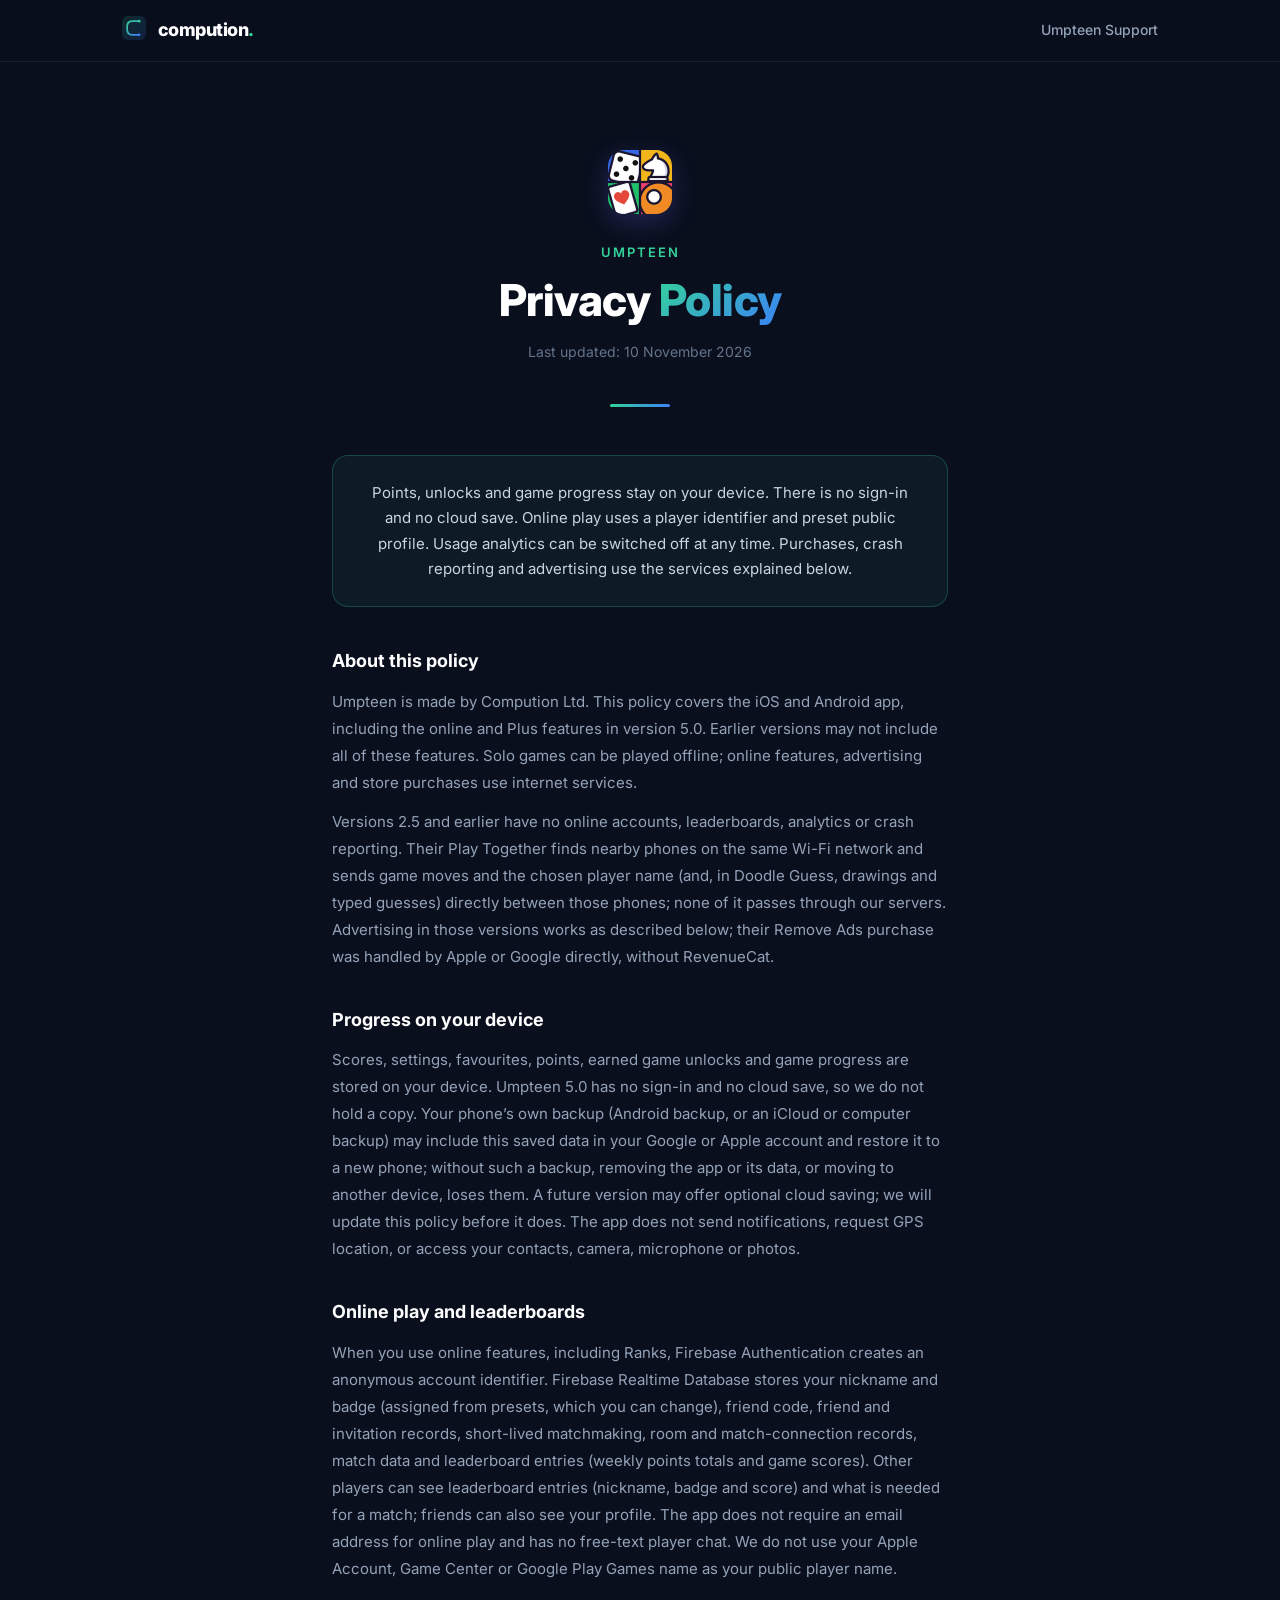
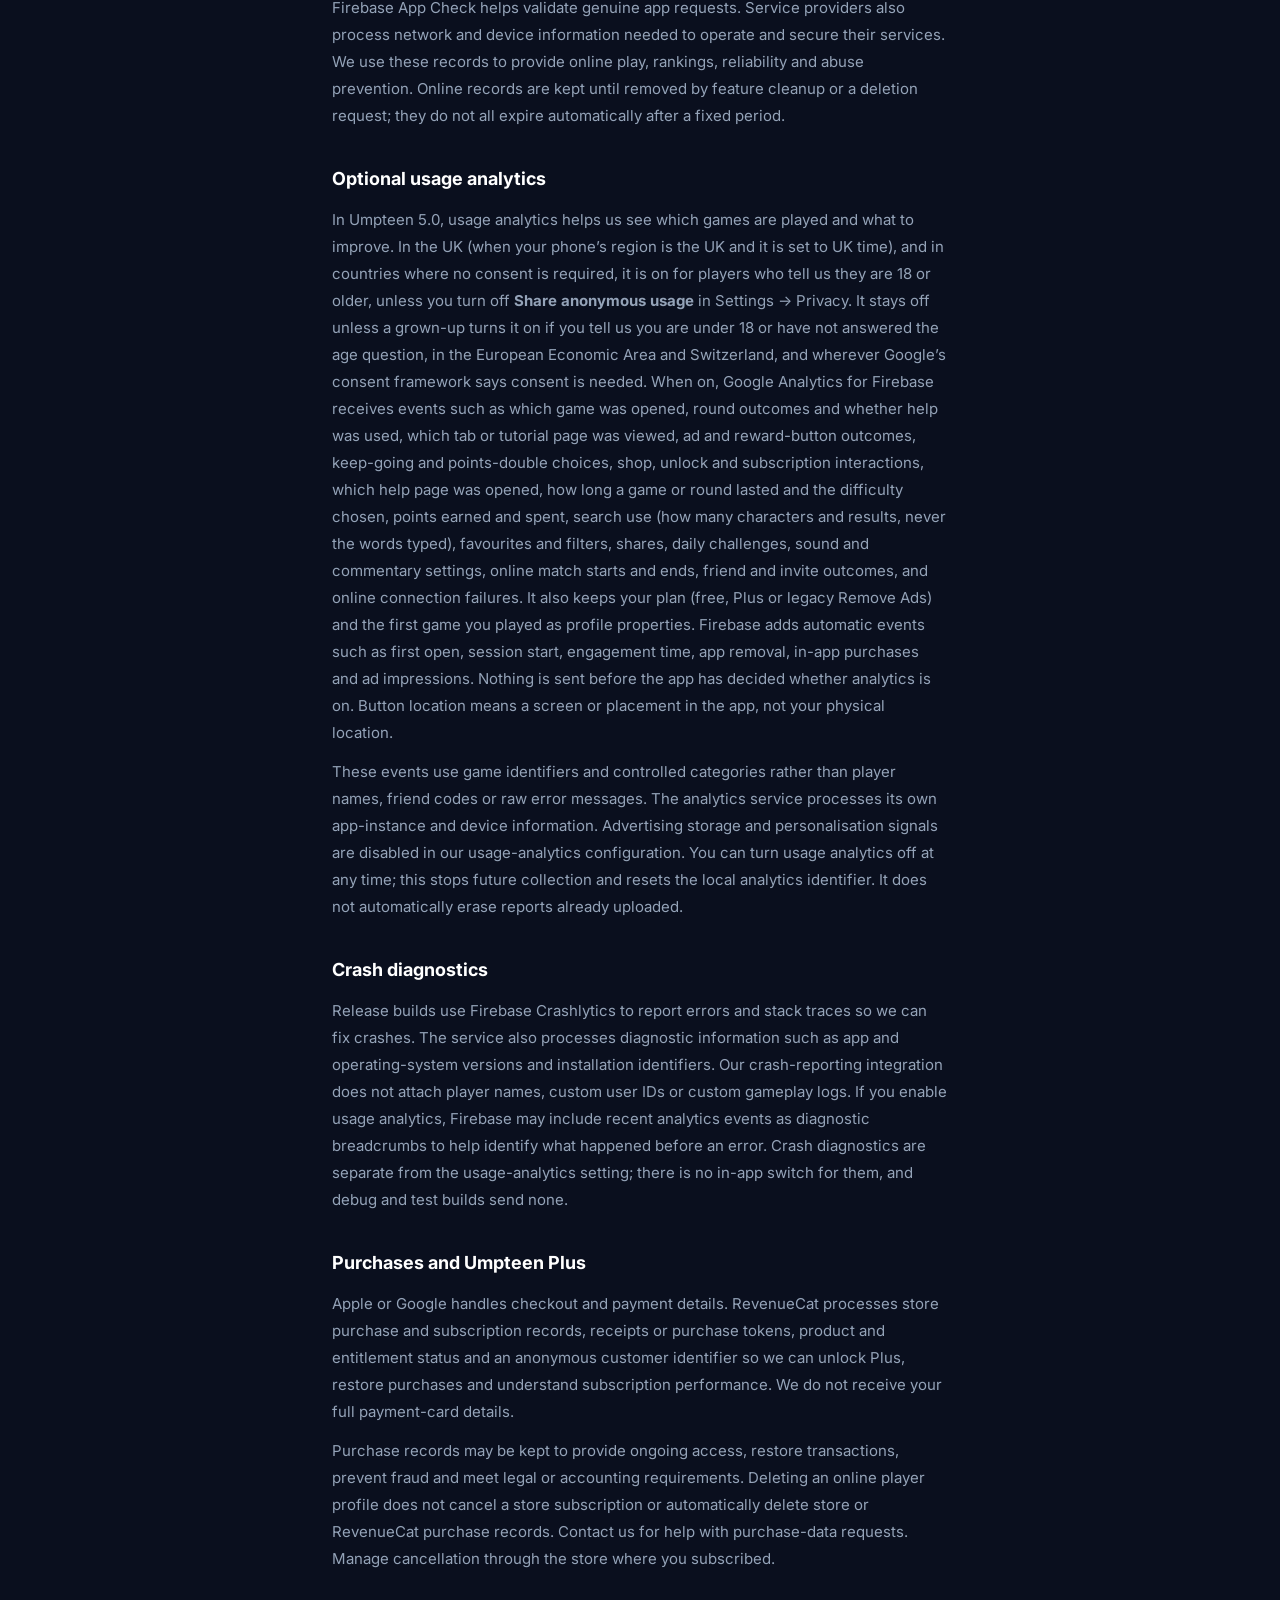
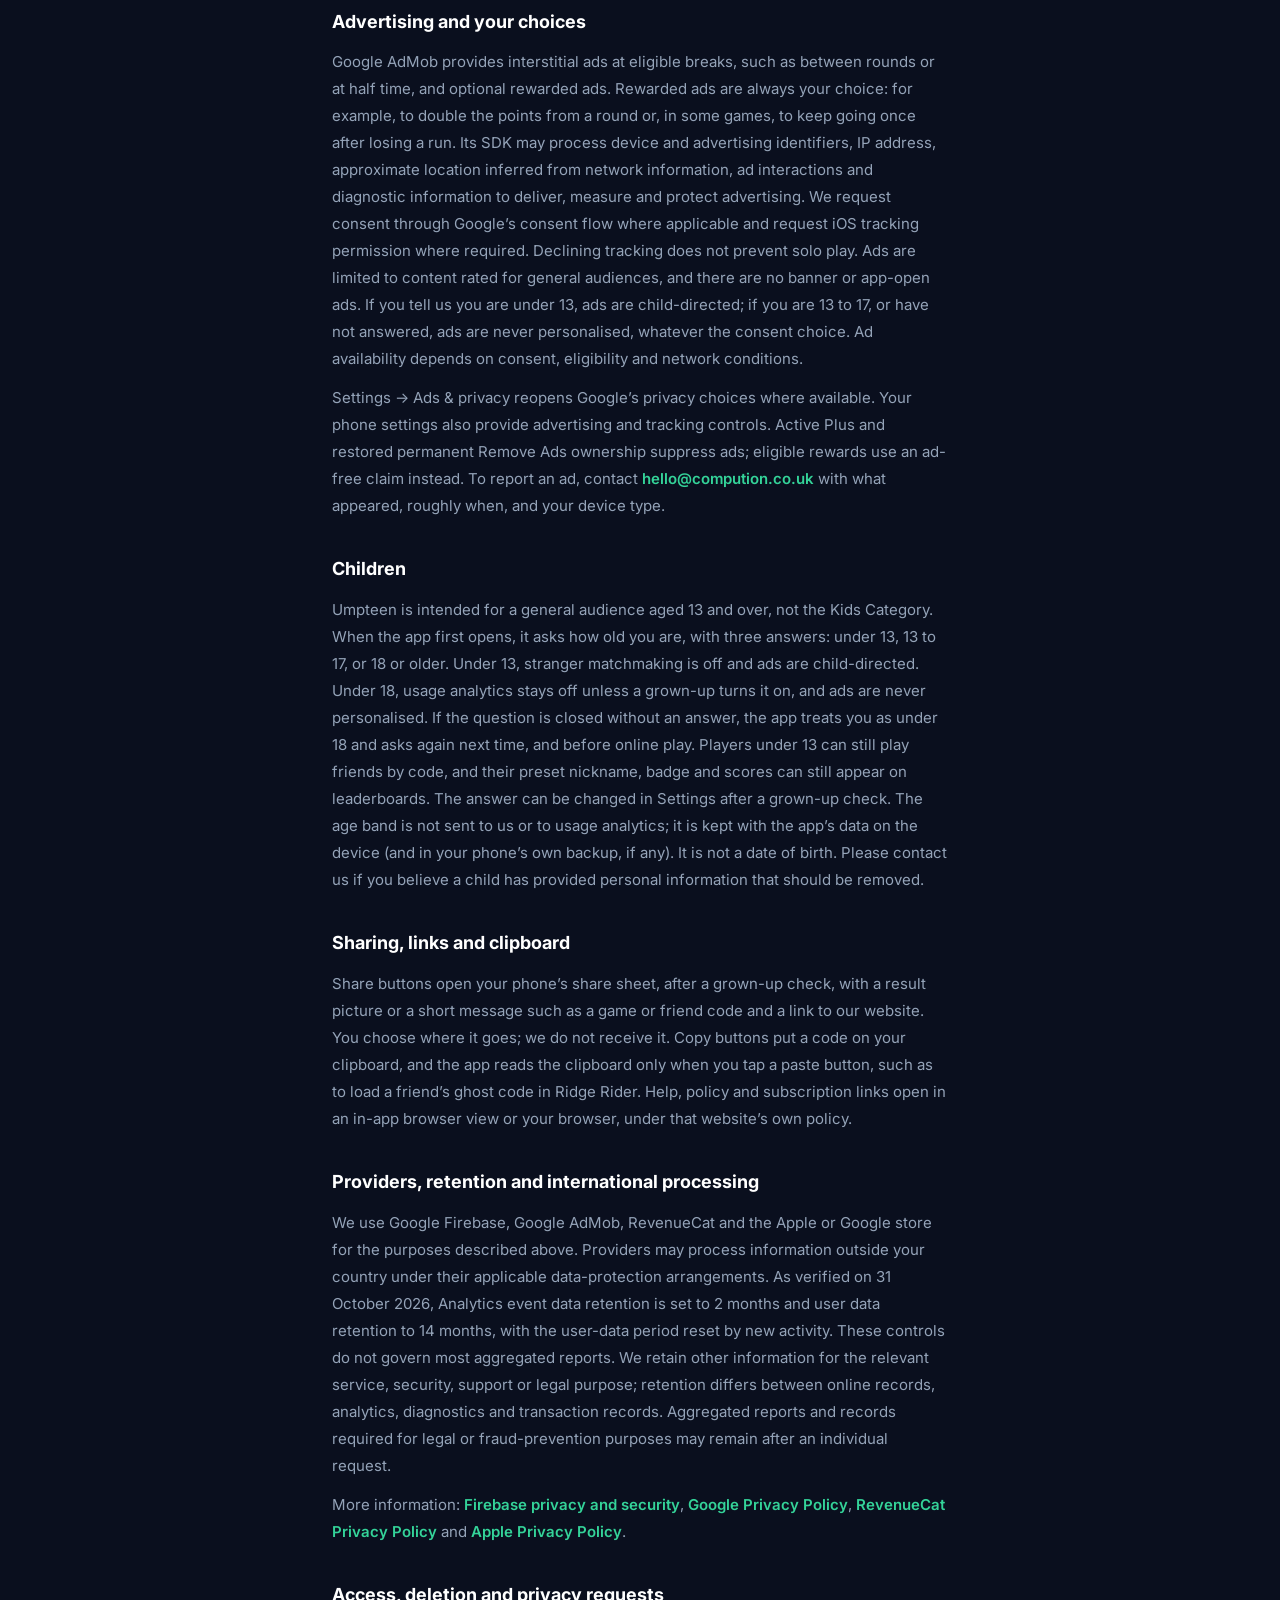
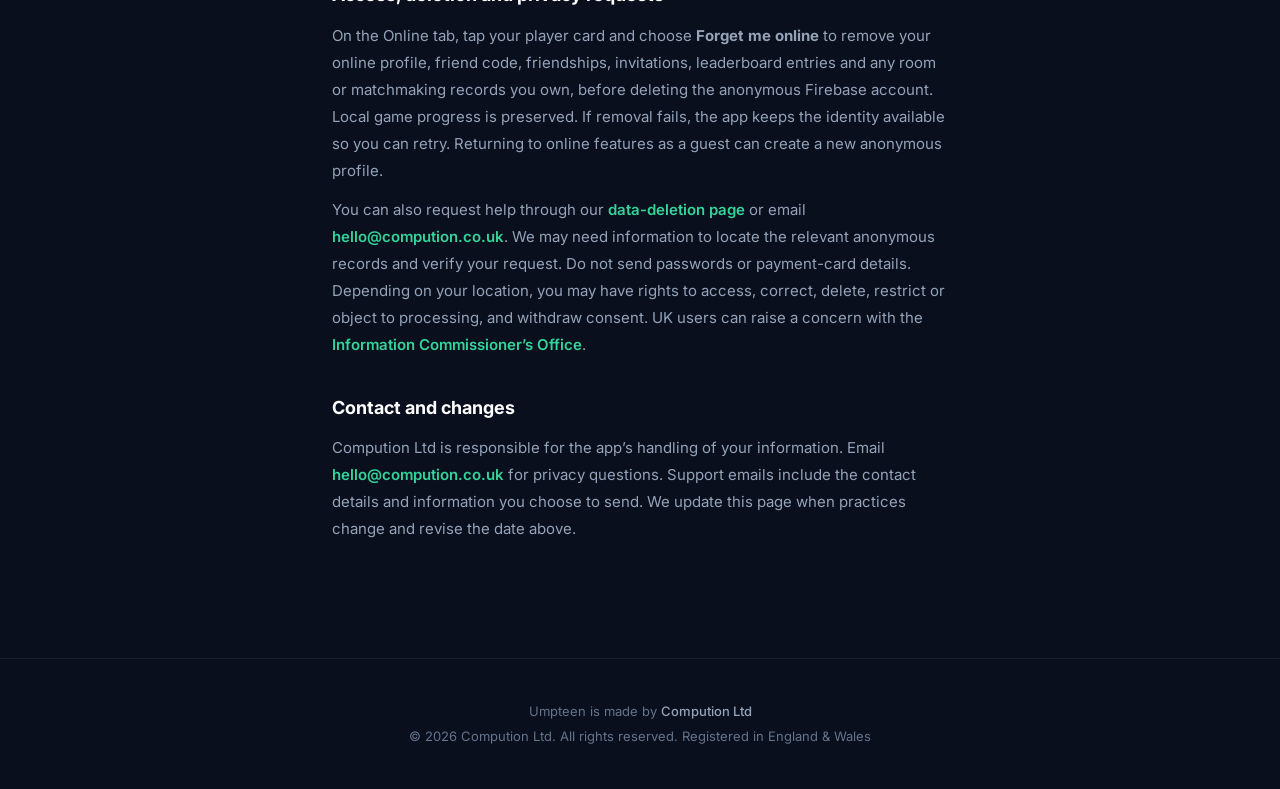
<file: minigames/privacy/index.html>
<!DOCTYPE html>
<html lang="en">
<head>
    <meta charset="UTF-8">
    <meta name="viewport" content="width=device-width, initial-scale=1.0">
    <title>Umpteen Privacy Policy — Compution</title>
    <meta name="description" content="How Umpteen handles offline progress, online play, purchases, optional analytics, advertising and your privacy choices.">
    <link rel="stylesheet" href="https://fonts.googleapis.com/css2?family=Inter:wght@400;500;600;700;800&display=swap">
    <style>
        *, *::before, *::after {
            margin: 0;
            padding: 0;
            box-sizing: border-box;
        }

        html {
            scroll-behavior: smooth;
        }

        body {
            font-family: 'Inter', -apple-system, BlinkMacSystemFont, 'Segoe UI', sans-serif;
            background: #0a0f1e;
            color: #e2e8f0;
            overflow-x: hidden;
            min-height: 100vh;
            line-height: 1.6;
            display: flex;
            flex-direction: column;
        }

        /* --- NAV --- */
        .nav-bar {
            position: fixed;
            top: 0;
            left: 0;
            width: 100%;
            background: rgba(10, 15, 30, 0.92);
            backdrop-filter: blur(12px);
            border-bottom: 1px solid rgba(255, 255, 255, 0.06);
            z-index: 100;
        }

        .nav-inner {
            max-width: 1100px;
            margin: 0 auto;
            display: flex;
            justify-content: space-between;
            align-items: center;
            padding: 16px 32px;
        }

        .nav-brand {
            font-size: 18px;
            font-weight: 800;
            color: #fff;
            text-decoration: none;
            letter-spacing: -0.5px;
        }

        .nav-brand span {
            color: #34d399;
        }

        .nav-link {
            color: #94a3b8;
            text-decoration: none;
            font-size: 14px;
            font-weight: 500;
            transition: color 0.2s;
        }

        .nav-link:hover {
            color: #fff;
        }

        /* --- MAIN --- */
        .page-main {
            flex: 1;
            width: 100%;
            max-width: 680px;
            margin: 0 auto;
            padding: 150px 32px 80px;
        }

        .app-badge {
            display: flex;
            align-items: center;
            justify-content: center;
            gap: 14px;
            margin-bottom: 28px;
        }

        .app-icon {
            width: 64px;
            height: 64px;
            border-radius: 16px;
            display: block;
            box-shadow: 0 8px 24px rgba(99, 102, 241, 0.25);
        }

        .section-label {
            font-size: 13px;
            font-weight: 600;
            color: #34d399;
            text-transform: uppercase;
            letter-spacing: 2px;
            margin-bottom: 12px;
            text-align: center;
        }

        .page-heading {
            font-size: clamp(28px, 5vw, 44px);
            font-weight: 800;
            color: #fff;
            text-align: center;
            margin-bottom: 16px;
            letter-spacing: -0.5px;
            line-height: 1.15;
        }

        .page-heading span {
            background: linear-gradient(135deg, #34d399, #3b82f6);
            -webkit-background-clip: text;
            -webkit-text-fill-color: transparent;
            background-clip: text;
        }

        .last-updated {
            font-size: 14px;
            color: #64748b;
            text-align: center;
            margin-bottom: 40px;
        }

        .divider {
            width: 60px;
            height: 3px;
            background: linear-gradient(90deg, #34d399, #3b82f6);
            border-radius: 3px;
            margin: 0 auto 48px;
        }

        /* --- POLICY CONTENT --- */
        .policy-highlight {
            background: rgba(52, 211, 153, 0.06);
            border: 1px solid rgba(52, 211, 153, 0.25);
            border-radius: 16px;
            padding: 24px 28px;
            margin-bottom: 40px;
            text-align: center;
        }

        .policy-highlight p {
            font-size: 15px;
            color: #cbd5e1;
            line-height: 1.7;
        }

        .policy-highlight strong {
            color: #34d399;
        }

        .policy-section {
            margin-bottom: 36px;
        }

        .policy-section h2 {
            font-size: 18px;
            font-weight: 700;
            color: #fff;
            margin-bottom: 12px;
        }

        .policy-section h3 {
            font-size: 15px;
            font-weight: 700;
            color: #cbd5e1;
            margin: 20px 0 8px;
        }

        .policy-section p {
            font-size: 15px;
            color: #94a3b8;
            line-height: 1.8;
            margin-bottom: 12px;
        }

        .policy-section p:last-child {
            margin-bottom: 0;
        }

        .policy-section ul {
            list-style: none;
            margin-bottom: 12px;
        }

        .policy-section ul li {
            font-size: 15px;
            color: #94a3b8;
            line-height: 1.8;
            padding-left: 24px;
            position: relative;
            margin-bottom: 8px;
        }

        .policy-section ul li::before {
            content: "";
            position: absolute;
            left: 6px;
            top: 11px;
            width: 6px;
            height: 6px;
            border-radius: 50%;
            background: linear-gradient(135deg, #34d399, #3b82f6);
        }

        .email-link,
        .policy-section a {
            color: #34d399;
            text-decoration: none;
            font-weight: 600;
        }

        .email-link:hover,
        .policy-section a:hover {
            text-decoration: underline;
        }

        /* --- FOOTER --- */
        .footer {
            border-top: 1px solid rgba(255, 255, 255, 0.06);
            padding: 40px 32px;
            text-align: center;
        }

        .footer-text {
            font-size: 13px;
            color: #64748b;
            line-height: 1.9;
        }

        .footer-text a {
            color: #94a3b8;
            text-decoration: none;
            font-weight: 500;
        }

        .footer-text a:hover {
            color: #fff;
        }

        /* --- RESPONSIVE --- */
        @media (max-width: 480px) {
            .page-main {
                padding: 130px 24px 60px;
            }
        }
    </style>
</head>
<body>

<!-- Navigation -->
<nav class="nav-bar">
    <div class="nav-inner">
        <a href="/" class="nav-brand">
            <svg xmlns="http://www.w3.org/2000/svg" viewBox="0 0 28 28" width="24" height="24" style="vertical-align: -4px; margin-right: 8px;">
                <defs>
                    <linearGradient id="navIconGrad" x1="0%" y1="0%" x2="100%" y2="100%">
                        <stop offset="0%" style="stop-color:#34d399"/>
                        <stop offset="100%" style="stop-color:#3b82f6"/>
                    </linearGradient>
                </defs>
                <rect x="0" y="0" width="28" height="28" rx="7" ry="7" fill="url(#navIconGrad)" opacity="0.15"/>
                <path d="M20 6 L12 6 Q6 6 6 12.5 L6 15.5 Q6 22 12 22 L20 22" fill="none" stroke="url(#navIconGrad)" stroke-width="2" stroke-linecap="round"/>
                <circle cx="20" cy="6" r="1.5" fill="#34d399"/>
                <circle cx="20" cy="22" r="1.5" fill="#3b82f6"/>
                <line x1="10.5" y1="12" x2="18" y2="12" stroke="url(#navIconGrad)" stroke-width="1.2" stroke-linecap="round" opacity="0.5"/>
                <line x1="10.5" y1="16" x2="16" y2="16" stroke="url(#navIconGrad)" stroke-width="1.2" stroke-linecap="round" opacity="0.5"/>
            </svg>
            compution<span>.</span>
        </a>
        <a href="/minigames/support/" class="nav-link">Umpteen Support</a>
    </div>
</nav>

<main class="page-main">
    <div class="app-badge">
        <img class="app-icon" src="/umpteen/icon.png" alt="Umpteen app icon" width="64" height="64">
    </div>
    <p class="section-label">Umpteen</p>
    <h1 class="page-heading">Privacy <span>Policy</span></h1>
    <p class="last-updated">Last updated: 10 November 2026</p>
    <div class="divider"></div>

    <div class="policy-highlight"><p>Points, unlocks and game progress stay on your device. There is no sign-in and no cloud save. Online play uses a player identifier and preset public profile. Usage analytics can be switched off at any time. Purchases, crash reporting and advertising use the services explained below.</p></div>
    <section class="policy-section"><h2>About this policy</h2><p>Umpteen is made by Compution Ltd. This policy covers the iOS and Android app, including the online and Plus features in version 5.0. Earlier versions may not include all of these features. Solo games can be played offline; online features, advertising and store purchases use internet services.</p><p>Versions 2.5 and earlier have no online accounts, leaderboards, analytics or crash reporting. Their Play Together finds nearby phones on the same Wi-Fi network and sends game moves and the chosen player name (and, in Doodle Guess, drawings and typed guesses) directly between those phones; none of it passes through our servers. Advertising in those versions works as described below; their Remove Ads purchase was handled by Apple or Google directly, without RevenueCat.</p></section>
    <section class="policy-section"><h2>Progress on your device</h2><p>Scores, settings, favourites, points, earned game unlocks and game progress are stored on your device. Umpteen 5.0 has no sign-in and no cloud save, so we do not hold a copy. Your phone’s own backup (Android backup, or an iCloud or computer backup) may include this saved data in your Google or Apple account and restore it to a new phone; without such a backup, removing the app or its data, or moving to another device, loses them. A future version may offer optional cloud saving; we will update this policy before it does. The app does not send notifications, request GPS location, or access your contacts, camera, microphone or photos.</p></section>
    <section class="policy-section"><h2>Online play and leaderboards</h2><p>When you use online features, including Ranks, Firebase Authentication creates an anonymous account identifier. Firebase Realtime Database stores your nickname and badge (assigned from presets, which you can change), friend code, friend and invitation records, short-lived matchmaking, room and match-connection records, match data and leaderboard entries (weekly points totals and game scores). Other players can see leaderboard entries (nickname, badge and score) and what is needed for a match; friends can also see your profile. The app does not require an email address for online play and has no free-text player chat. We do not use your Apple Account, Game Center or Google Play Games name as your public player name.</p><p>Firebase App Check helps validate genuine app requests. Service providers also process network and device information needed to operate and secure their services. We use these records to provide online play, rankings, reliability and abuse prevention. Online records are kept until removed by feature cleanup or a deletion request; they do not all expire automatically after a fixed period.</p></section>
    <section class="policy-section"><h2>Optional usage analytics</h2><p>In Umpteen 5.0, usage analytics helps us see which games are played and what to improve. In the UK (when your phone’s region is the UK and it is set to UK time), and in countries where no consent is required, it is on for players who tell us they are 18 or older, unless you turn off <strong>Share anonymous usage</strong> in Settings → Privacy. It stays off unless a grown-up turns it on if you tell us you are under 18 or have not answered the age question, in the European Economic Area and Switzerland, and wherever Google’s consent framework says consent is needed. When on, Google Analytics for Firebase receives events such as which game was opened, round outcomes and whether help was used, which tab or tutorial page was viewed, ad and reward-button outcomes, keep-going and points-double choices, shop, unlock and subscription interactions, which help page was opened, how long a game or round lasted and the difficulty chosen, points earned and spent, search use (how many characters and results, never the words typed), favourites and filters, shares, daily challenges, sound and commentary settings, online match starts and ends, friend and invite outcomes, and online connection failures. It also keeps your plan (free, Plus or legacy Remove Ads) and the first game you played as profile properties. Firebase adds automatic events such as first open, session start, engagement time, app removal, in-app purchases and ad impressions. Nothing is sent before the app has decided whether analytics is on. Button location means a screen or placement in the app, not your physical location.</p><p>These events use game identifiers and controlled categories rather than player names, friend codes or raw error messages. The analytics service processes its own app-instance and device information. Advertising storage and personalisation signals are disabled in our usage-analytics configuration. You can turn usage analytics off at any time; this stops future collection and resets the local analytics identifier. It does not automatically erase reports already uploaded.</p></section>
    <section class="policy-section"><h2>Crash diagnostics</h2><p>Release builds use Firebase Crashlytics to report errors and stack traces so we can fix crashes. The service also processes diagnostic information such as app and operating-system versions and installation identifiers. Our crash-reporting integration does not attach player names, custom user IDs or custom gameplay logs. If you enable usage analytics, Firebase may include recent analytics events as diagnostic breadcrumbs to help identify what happened before an error. Crash diagnostics are separate from the usage-analytics setting; there is no in-app switch for them, and debug and test builds send none.</p></section>
    <section class="policy-section"><h2>Purchases and Umpteen Plus</h2><p>Apple or Google handles checkout and payment details. RevenueCat processes store purchase and subscription records, receipts or purchase tokens, product and entitlement status and an anonymous customer identifier so we can unlock Plus, restore purchases and understand subscription performance. We do not receive your full payment-card details.</p><p>Purchase records may be kept to provide ongoing access, restore transactions, prevent fraud and meet legal or accounting requirements. Deleting an online player profile does not cancel a store subscription or automatically delete store or RevenueCat purchase records. Contact us for help with purchase-data requests. Manage cancellation through the store where you subscribed.</p></section>
    <section class="policy-section"><h2>Advertising and your choices</h2><p>Google AdMob provides interstitial ads at eligible breaks, such as between rounds or at half time, and optional rewarded ads. Rewarded ads are always your choice: for example, to double the points from a round or, in some games, to keep going once after losing a run. Its SDK may process device and advertising identifiers, IP address, approximate location inferred from network information, ad interactions and diagnostic information to deliver, measure and protect advertising. We request consent through Google’s consent flow where applicable and request iOS tracking permission where required. Declining tracking does not prevent solo play. Ads are limited to content rated for general audiences, and there are no banner or app-open ads. If you tell us you are under 13, ads are child-directed; if you are 13 to 17, or have not answered, ads are never personalised, whatever the consent choice. Ad availability depends on consent, eligibility and network conditions.</p><p>Settings → Ads &amp; privacy reopens Google’s privacy choices where available. Your phone settings also provide advertising and tracking controls. Active Plus and restored permanent Remove Ads ownership suppress ads; eligible rewards use an ad-free claim instead. To report an ad, contact <a href="mailto:hello@compution.co.uk">hello@compution.co.uk</a> with what appeared, roughly when, and your device type.</p></section>
    <section class="policy-section"><h2>Children</h2><p>Umpteen is intended for a general audience aged 13 and over, not the Kids Category. When the app first opens, it asks how old you are, with three answers: under 13, 13 to 17, or 18 or older. Under 13, stranger matchmaking is off and ads are child-directed. Under 18, usage analytics stays off unless a grown-up turns it on, and ads are never personalised. If the question is closed without an answer, the app treats you as under 18 and asks again next time, and before online play. Players under 13 can still play friends by code, and their preset nickname, badge and scores can still appear on leaderboards. The answer can be changed in Settings after a grown-up check. The age band is not sent to us or to usage analytics; it is kept with the app’s data on the device (and in your phone’s own backup, if any). It is not a date of birth. Please contact us if you believe a child has provided personal information that should be removed.</p></section>
    <section class="policy-section"><h2>Sharing, links and clipboard</h2><p>Share buttons open your phone’s share sheet, after a grown-up check, with a result picture or a short message such as a game or friend code and a link to our website. You choose where it goes; we do not receive it. Copy buttons put a code on your clipboard, and the app reads the clipboard only when you tap a paste button, such as to load a friend’s ghost code in Ridge Rider. Help, policy and subscription links open in an in-app browser view or your browser, under that website’s own policy.</p></section>
    <section class="policy-section"><h2>Providers, retention and international processing</h2><p>We use Google Firebase, Google AdMob, RevenueCat and the Apple or Google store for the purposes described above. Providers may process information outside your country under their applicable data-protection arrangements. As verified on 31 October 2026, Analytics event data retention is set to 2 months and user data retention to 14 months, with the user-data period reset by new activity. These controls do not govern most aggregated reports. We retain other information for the relevant service, security, support or legal purpose; retention differs between online records, analytics, diagnostics and transaction records. Aggregated reports and records required for legal or fraud-prevention purposes may remain after an individual request.</p><p>More information: <a href="https://firebase.google.com/support/privacy">Firebase privacy and security</a>, <a href="https://policies.google.com/privacy">Google Privacy Policy</a>, <a href="https://www.revenuecat.com/privacy/">RevenueCat Privacy Policy</a> and <a href="https://www.apple.com/legal/privacy/">Apple Privacy Policy</a>.</p></section>
    <section class="policy-section"><h2>Access, deletion and privacy requests</h2><p>On the Online tab, tap your player card and choose <strong>Forget me online</strong> to remove your online profile, friend code, friendships, invitations, leaderboard entries and any room or matchmaking records you own, before deleting the anonymous Firebase account. Local game progress is preserved. If removal fails, the app keeps the identity available so you can retry. Returning to online features as a guest can create a new anonymous profile.</p><p>You can also request help through our <a href="/minigames/delete-data/">data-deletion page</a> or email <a href="mailto:hello@compution.co.uk?subject=Umpteen%20privacy%20request">hello@compution.co.uk</a>. We may need information to locate the relevant anonymous records and verify your request. Do not send passwords or payment-card details. Depending on your location, you may have rights to access, correct, delete, restrict or object to processing, and withdraw consent. UK users can raise a concern with the <a href="https://ico.org.uk/make-a-complaint/">Information Commissioner’s Office</a>.</p></section>
    <section class="policy-section"><h2>Contact and changes</h2><p>Compution Ltd is responsible for the app’s handling of your information. Email <a href="mailto:hello@compution.co.uk">hello@compution.co.uk</a> for privacy questions. Support emails include the contact details and information you choose to send. We update this page when practices change and revise the date above.</p></section>
</main>

<footer class="footer">
    <p class="footer-text">
        Umpteen is made by <a href="/">Compution Ltd</a><br>
        © 2026 Compution Ltd. All rights reserved. Registered in England &amp; Wales
    </p>
</footer>

</body>
</html>
</file>
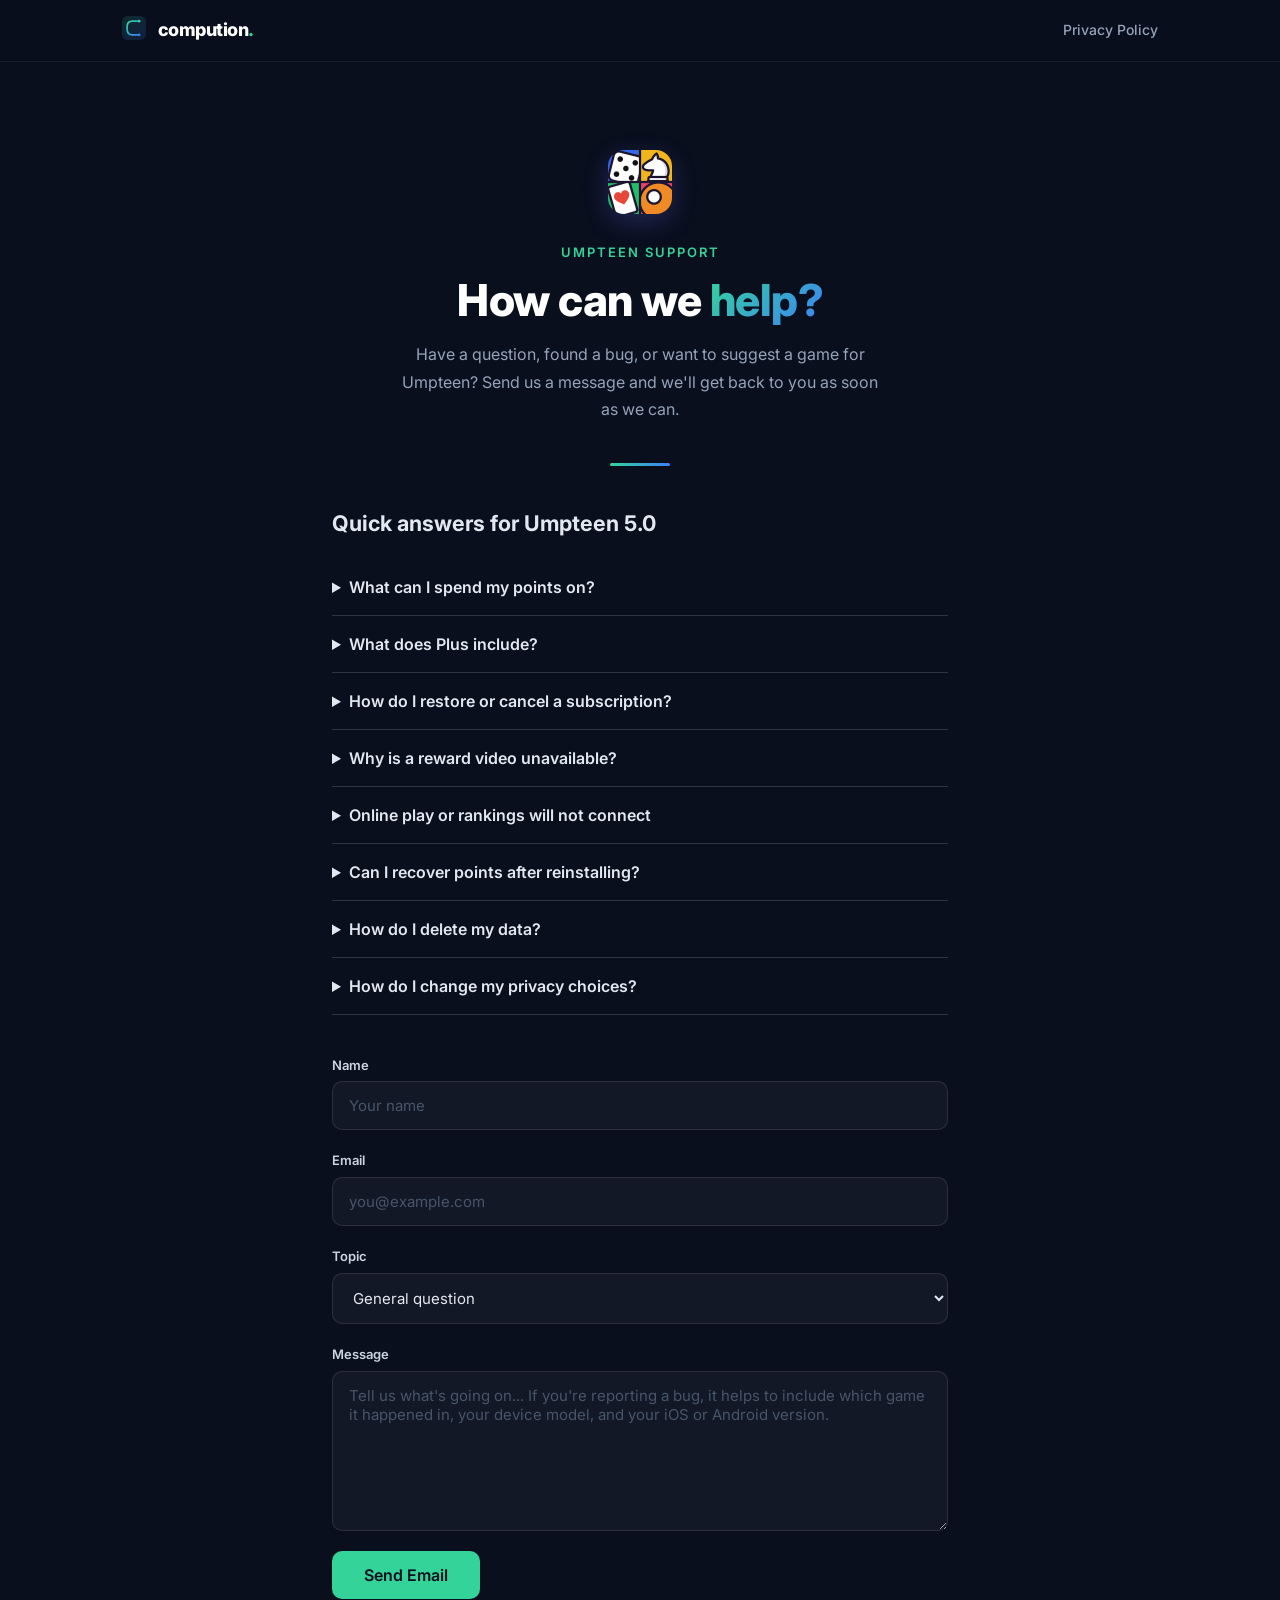
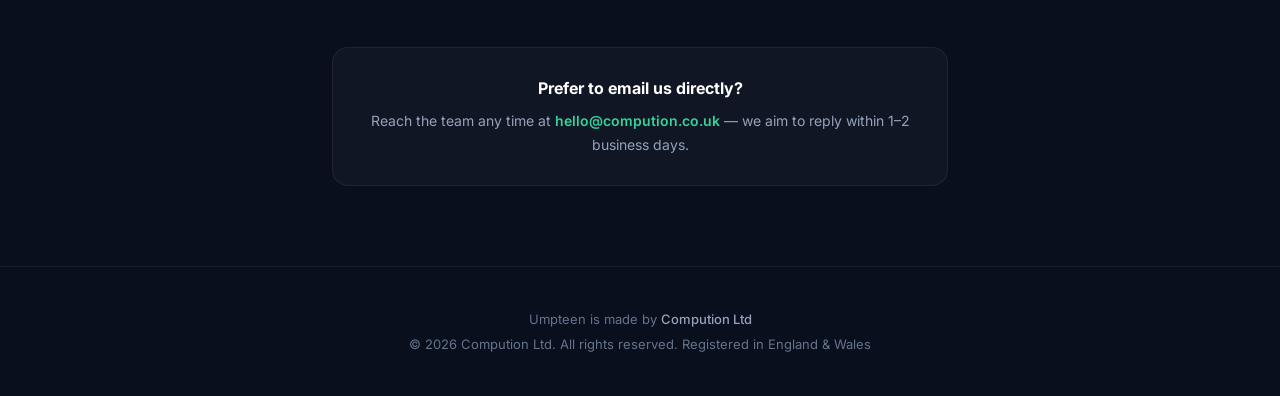
<file: minigames/support/index.html>
<!DOCTYPE html>
<html lang="en">
<head>
    <meta charset="UTF-8">
    <meta name="viewport" content="width=device-width, initial-scale=1.0">
    <title>Umpteen Support — Compution</title>
    <meta name="description" content="Get help with Umpteen. Contact the Compution team by email and we'll get back to you as soon as we can.">
    <link rel="stylesheet" href="https://fonts.googleapis.com/css2?family=Inter:wght@400;500;600;700;800&display=swap">
    <style>
        *, *::before, *::after {
            margin: 0;
            padding: 0;
            box-sizing: border-box;
        }

        html {
            scroll-behavior: smooth;
        }

        body {
            font-family: 'Inter', -apple-system, BlinkMacSystemFont, 'Segoe UI', sans-serif;
            background: #0a0f1e;
            color: #e2e8f0;
            overflow-x: hidden;
            min-height: 100vh;
            line-height: 1.6;
            display: flex;
            flex-direction: column;
        }

        /* --- NAV --- */
        .nav-bar {
            position: fixed;
            top: 0;
            left: 0;
            width: 100%;
            background: rgba(10, 15, 30, 0.92);
            backdrop-filter: blur(12px);
            border-bottom: 1px solid rgba(255, 255, 255, 0.06);
            z-index: 100;
        }

        .nav-inner {
            max-width: 1100px;
            margin: 0 auto;
            display: flex;
            justify-content: space-between;
            align-items: center;
            padding: 16px 32px;
        }

        .nav-brand {
            font-size: 18px;
            font-weight: 800;
            color: #fff;
            text-decoration: none;
            letter-spacing: -0.5px;
        }

        .nav-brand span {
            color: #34d399;
        }

        .nav-link {
            color: #94a3b8;
            text-decoration: none;
            font-size: 14px;
            font-weight: 500;
            transition: color 0.2s;
        }

        .nav-link:hover {
            color: #fff;
        }

        /* --- MAIN --- */
        .page-main {
            flex: 1;
            width: 100%;
            max-width: 680px;
            margin: 0 auto;
            padding: 150px 32px 80px;
        }

        .app-badge {
            display: flex;
            align-items: center;
            justify-content: center;
            gap: 14px;
            margin-bottom: 28px;
        }

        .app-icon {
            width: 64px;
            height: 64px;
            border-radius: 16px;
            display: block;
            box-shadow: 0 8px 24px rgba(99, 102, 241, 0.25);
        }

        .section-label {
            font-size: 13px;
            font-weight: 600;
            color: #34d399;
            text-transform: uppercase;
            letter-spacing: 2px;
            margin-bottom: 12px;
            text-align: center;
        }

        .page-heading {
            font-size: clamp(28px, 5vw, 44px);
            font-weight: 800;
            color: #fff;
            text-align: center;
            margin-bottom: 16px;
            letter-spacing: -0.5px;
            line-height: 1.15;
        }

        .page-heading span {
            background: linear-gradient(135deg, #34d399, #3b82f6);
            -webkit-background-clip: text;
            -webkit-text-fill-color: transparent;
            background-clip: text;
        }

        .page-subtext {
            font-size: 16px;
            color: #94a3b8;
            text-align: center;
            max-width: 480px;
            margin: 0 auto 40px;
            line-height: 1.7;
        }

        .divider {
            width: 60px;
            height: 3px;
            background: linear-gradient(90deg, #34d399, #3b82f6);
            border-radius: 3px;
            margin: 0 auto 40px;
        }

        /* --- FORM --- */
        .contact-form {
            display: flex;
            flex-direction: column;
            gap: 20px;
        }

        .form-group {
            display: flex;
            flex-direction: column;
            gap: 6px;
        }

        .form-label {
            font-size: 13px;
            font-weight: 600;
            color: #cbd5e1;
        }

        .form-input,
        .form-select,
        .form-textarea {
            background: rgba(255, 255, 255, 0.04);
            border: 1px solid rgba(255, 255, 255, 0.1);
            border-radius: 10px;
            color: #e2e8f0;
            font-family: 'Inter', sans-serif;
            font-size: 15px;
            padding: 14px 16px;
            outline: none;
            transition: border-color 0.2s, box-shadow 0.2s;
        }

        .form-select option {
            background: #0a0f1e;
            color: #e2e8f0;
        }

        .form-input:focus,
        .form-select:focus,
        .form-textarea:focus {
            border-color: #34d399;
            box-shadow: 0 0 0 3px rgba(52, 211, 153, 0.12);
        }

        .form-input::placeholder,
        .form-textarea::placeholder {
            color: #475569;
        }

        .form-textarea {
            min-height: 160px;
            resize: vertical;
        }

        .btn-primary {
            background: #34d399;
            color: #0a0f1e;
            padding: 14px 32px;
            border-radius: 10px;
            font-size: 16px;
            font-weight: 600;
            text-decoration: none;
            transition: background 0.2s, transform 0.15s;
            border: none;
            cursor: pointer;
            font-family: 'Inter', sans-serif;
            align-self: flex-start;
        }

        .btn-primary:hover {
            background: #6ee7b7;
            transform: translateY(-2px);
        }

        /* --- DIRECT EMAIL --- */
        .direct-email {
            margin-top: 48px;
            padding: 28px;
            background: rgba(255, 255, 255, 0.03);
            border: 1px solid rgba(255, 255, 255, 0.06);
            border-radius: 16px;
            text-align: center;
        }

        .direct-email h2 {
            font-size: 16px;
            font-weight: 700;
            color: #fff;
            margin-bottom: 8px;
        }

        .direct-email p {
            font-size: 14px;
            color: #94a3b8;
            line-height: 1.7;
        }

        .email-link {
            color: #34d399;
            text-decoration: none;
            font-weight: 600;
        }

        .email-link:hover {
            text-decoration: underline;
        }

        /* --- FOOTER --- */
        .footer {
            border-top: 1px solid rgba(255, 255, 255, 0.06);
            padding: 40px 32px;
            text-align: center;
        }

        .footer-text {
            font-size: 13px;
            color: #64748b;
            line-height: 1.9;
        }

        .footer-text a {
            color: #94a3b8;
            text-decoration: none;
            font-weight: 500;
        }

        .footer-text a:hover {
            color: #fff;
        }

        /* --- RESPONSIVE --- */
        @media (max-width: 480px) {
            .page-main {
                padding: 130px 24px 60px;
            }
        }
        .support-help { margin: 0 0 40px; text-align: left; }
        .support-help h2 { font-size: 1.35rem; margin-bottom: 18px; }
        .support-help details { border-bottom: 1px solid rgba(148,163,184,.25); padding: 16px 0; }
        .support-help summary { cursor: pointer; font-weight: 600; line-height: 1.5; }
        .support-help summary:focus-visible { outline: 2px solid #34d399; outline-offset: 5px; }
        .support-help p { color: #cbd5e1; font-size: .95rem; line-height: 1.75; margin-top: 12px; }
        .support-help a { color: #6ee7b7; text-decoration: underline; }
    </style>
</head>
<body>

<!-- Navigation -->
<nav class="nav-bar">
    <div class="nav-inner">
        <a href="/" class="nav-brand">
            <svg xmlns="http://www.w3.org/2000/svg" viewBox="0 0 28 28" width="24" height="24" style="vertical-align: -4px; margin-right: 8px;">
                <defs>
                    <linearGradient id="navIconGrad" x1="0%" y1="0%" x2="100%" y2="100%">
                        <stop offset="0%" style="stop-color:#34d399"/>
                        <stop offset="100%" style="stop-color:#3b82f6"/>
                    </linearGradient>
                </defs>
                <rect x="0" y="0" width="28" height="28" rx="7" ry="7" fill="url(#navIconGrad)" opacity="0.15"/>
                <path d="M20 6 L12 6 Q6 6 6 12.5 L6 15.5 Q6 22 12 22 L20 22" fill="none" stroke="url(#navIconGrad)" stroke-width="2" stroke-linecap="round"/>
                <circle cx="20" cy="6" r="1.5" fill="#34d399"/>
                <circle cx="20" cy="22" r="1.5" fill="#3b82f6"/>
                <line x1="10.5" y1="12" x2="18" y2="12" stroke="url(#navIconGrad)" stroke-width="1.2" stroke-linecap="round" opacity="0.5"/>
                <line x1="10.5" y1="16" x2="16" y2="16" stroke="url(#navIconGrad)" stroke-width="1.2" stroke-linecap="round" opacity="0.5"/>
            </svg>
            compution<span>.</span>
        </a>
        <a href="/minigames/privacy/" class="nav-link">Privacy Policy</a>
    </div>
</nav>

<main class="page-main">
    <div class="app-badge">
        <img class="app-icon" src="/umpteen/icon.png" alt="Umpteen app icon" width="64" height="64">
    </div>
    <p class="section-label">Umpteen Support</p>
    <h1 class="page-heading">How can we <span>help?</span></h1>
    <p class="page-subtext">
        Have a question, found a bug, or want to suggest a game for Umpteen? Send us a message and we'll get back to you as soon as we can.
    </p>
    <div class="divider"></div>

    <section class="support-help" aria-labelledby="help-heading">
        <h2 id="help-heading">Quick answers for Umpteen 5.0</h2>
        <details><summary>What can I spend my points on?</summary><p>Open Shop to unlock individual premium games with your points. Each card shows its price. Each round pays a set number of points for its result, up to a daily limit per game. Earned unlocks stay available on that device even if Plus ends. Cricket Smash is a free premium game for everyone.</p></details>
        <details><summary>What does Plus include?</summary><p>Umpteen Plus unlocks all premium games and removes ads while your subscription is active. Choose monthly or yearly billing in the app; your store shows the price and renewal terms before you confirm. An earned game unlock stays available when Plus ends.</p></details>
        <details><summary>How do I restore or cancel a subscription?</summary><p>Use Restore purchases in the app with the store account that bought the subscription, on the same platform. Existing permanent Remove Ads purchases can also be restored. Restore does not transfer local points or earned game unlocks. Manage or cancel billing in your <a href="https://support.apple.com/118428">Apple subscriptions</a> or <a href="https://support.google.com/googleplay/answer/7018481">Google Play subscriptions</a>. Deleting the app does not cancel billing.</p></details>
        <details><summary>Why is a reward video unavailable?</summary><p>Video availability depends on your connection, advertising choices and the ad provider. Rewards also have a cooldown and daily allowance, shown in the app. A reward is added only when the provider confirms you earned it. After losing a run, some games may offer Keep going? once; that offer is separate from the cooldown and allowance. Doubling a round’s points is also an optional video. Eligible ad-free players see a claim button instead. If a completed video did not reward you, tell us the screen, approximate time and device model.</p></details>
        <details><summary>Online play or rankings will not connect</summary><p>Check your connection and try again from the online screen. You can keep playing solo games while online features are unavailable. Tell us which game or screen failed and what the message said. Never send your password.</p></details>
        <details><summary>Can I recover points after reinstalling?</summary><p>Not from us. In Umpteen 5.0, points, unlocks and game progress are stored on your device. There is no sign-in and no cloud save, so we hold no copy; only your phone’s own backup (Android backup, or an iCloud or computer backup) can bring them back. Without one, removing the app or its data, or changing devices, loses them. Erase my scores in Settings clears every best score, streak and stat but keeps your points and unlocks. Plus and Remove Ads are store purchases: use Restore purchases with the same store account.</p></details>
        <details><summary>How do I delete my data?</summary><p>To remove your online profile and scores, tap your player card on the Online tab and choose Forget me online. Points and progress live on your device (and in your phone’s own backup, if any), so removing the app deletes them from the phone. Deleting data does not cancel a store subscription. Our <a href="/minigames/delete-data/">deletion help page</a> also explains how to request assistance without the app.</p></details>
        <details><summary>How do I change my privacy choices?</summary><p>In Settings, Privacy shows your age answer (changed after a grown-up check) and controls optional usage analytics, and Ads &amp; privacy opens available advertising choices. To remove your online profile and scores, use Forget me online on the Online tab. See our <a href="/minigames/privacy/">privacy policy</a> and <a href="/minigames/delete-data/">deletion help</a> for details.</p></details>
    </section>

    <form class="contact-form" id="supportForm">
        <div class="form-group">
            <label class="form-label" for="supportName">Name</label>
            <input type="text" class="form-input" id="supportName" name="name" placeholder="Your name" autocomplete="name" required>
        </div>
        <div class="form-group">
            <label class="form-label" for="supportEmail">Email</label>
            <input type="email" class="form-input" id="supportEmail" name="email" placeholder="you@example.com" autocomplete="email" required>
        </div>
        <div class="form-group">
            <label class="form-label" for="supportTopic">Topic</label>
            <select class="form-select" id="supportTopic" name="topic" required>
                <option value="General Question" selected>General question</option>
                <option value="Bug Report">Bug report</option>
                <option value="Game Request">Game or feature request</option>
                <option value="Ads Question">Question about ads</option>
                <option value="Purchases and Plus">Purchases and Plus</option>
                <option value="Online Play">Online play or rankings</option>
                <option value="Privacy Request">Privacy or deletion request</option>
                <option value="Feedback">Feedback</option>
            </select>
        </div>
        <div class="form-group">
            <label class="form-label" for="supportMessage">Message</label>
            <textarea class="form-textarea" id="supportMessage" name="message" placeholder="Tell us what's going on... If you're reporting a bug, it helps to include which game it happened in, your device model, and your iOS or Android version." required></textarea>
        </div>
        <button type="submit" class="btn-primary" id="supportSubmitBtn">Send Email</button>
    </form>

    <div class="direct-email">
        <h2>Prefer to email us directly?</h2>
        <p>
            Reach the team any time at
            <a href="mailto:hello@compution.co.uk?subject=Umpteen%20Support" class="email-link">hello@compution.co.uk</a>
            — we aim to reply within 1–2 business days.
        </p>
    </div>
</main>

<footer class="footer">
    <p class="footer-text">
        Umpteen is made by <a href="/">Compution Ltd</a><br>
        © 2026 Compution Ltd. All rights reserved. Registered in England &amp; Wales
    </p>
</footer>

<script>
    var supportForm = document.getElementById('supportForm');
    var submitBtn = document.getElementById('supportSubmitBtn');

    supportForm.addEventListener('submit', function (e) {
        e.preventDefault();

        var name = document.getElementById('supportName').value.trim();
        var email = document.getElementById('supportEmail').value.trim();
        var topic = document.getElementById('supportTopic').value;
        var message = document.getElementById('supportMessage').value.trim();

        if (!name || !email || !message) {
            return;
        }

        var subject = encodeURIComponent('Umpteen Support — ' + topic);
        var body = encodeURIComponent(
            'Name: ' + name + '\n' +
            'Email: ' + email + '\n' +
            'Topic: ' + topic + '\n\n' +
            'Message:\n' + message
        );

        window.location.href = 'mailto:hello@compution.co.uk?subject=' + subject + '&body=' + body;

        submitBtn.textContent = 'Opening your email app...';
        setTimeout(function () {
            submitBtn.textContent = 'Send Email';
        }, 4000);
    });
</script>

</body>
</html>
</file>
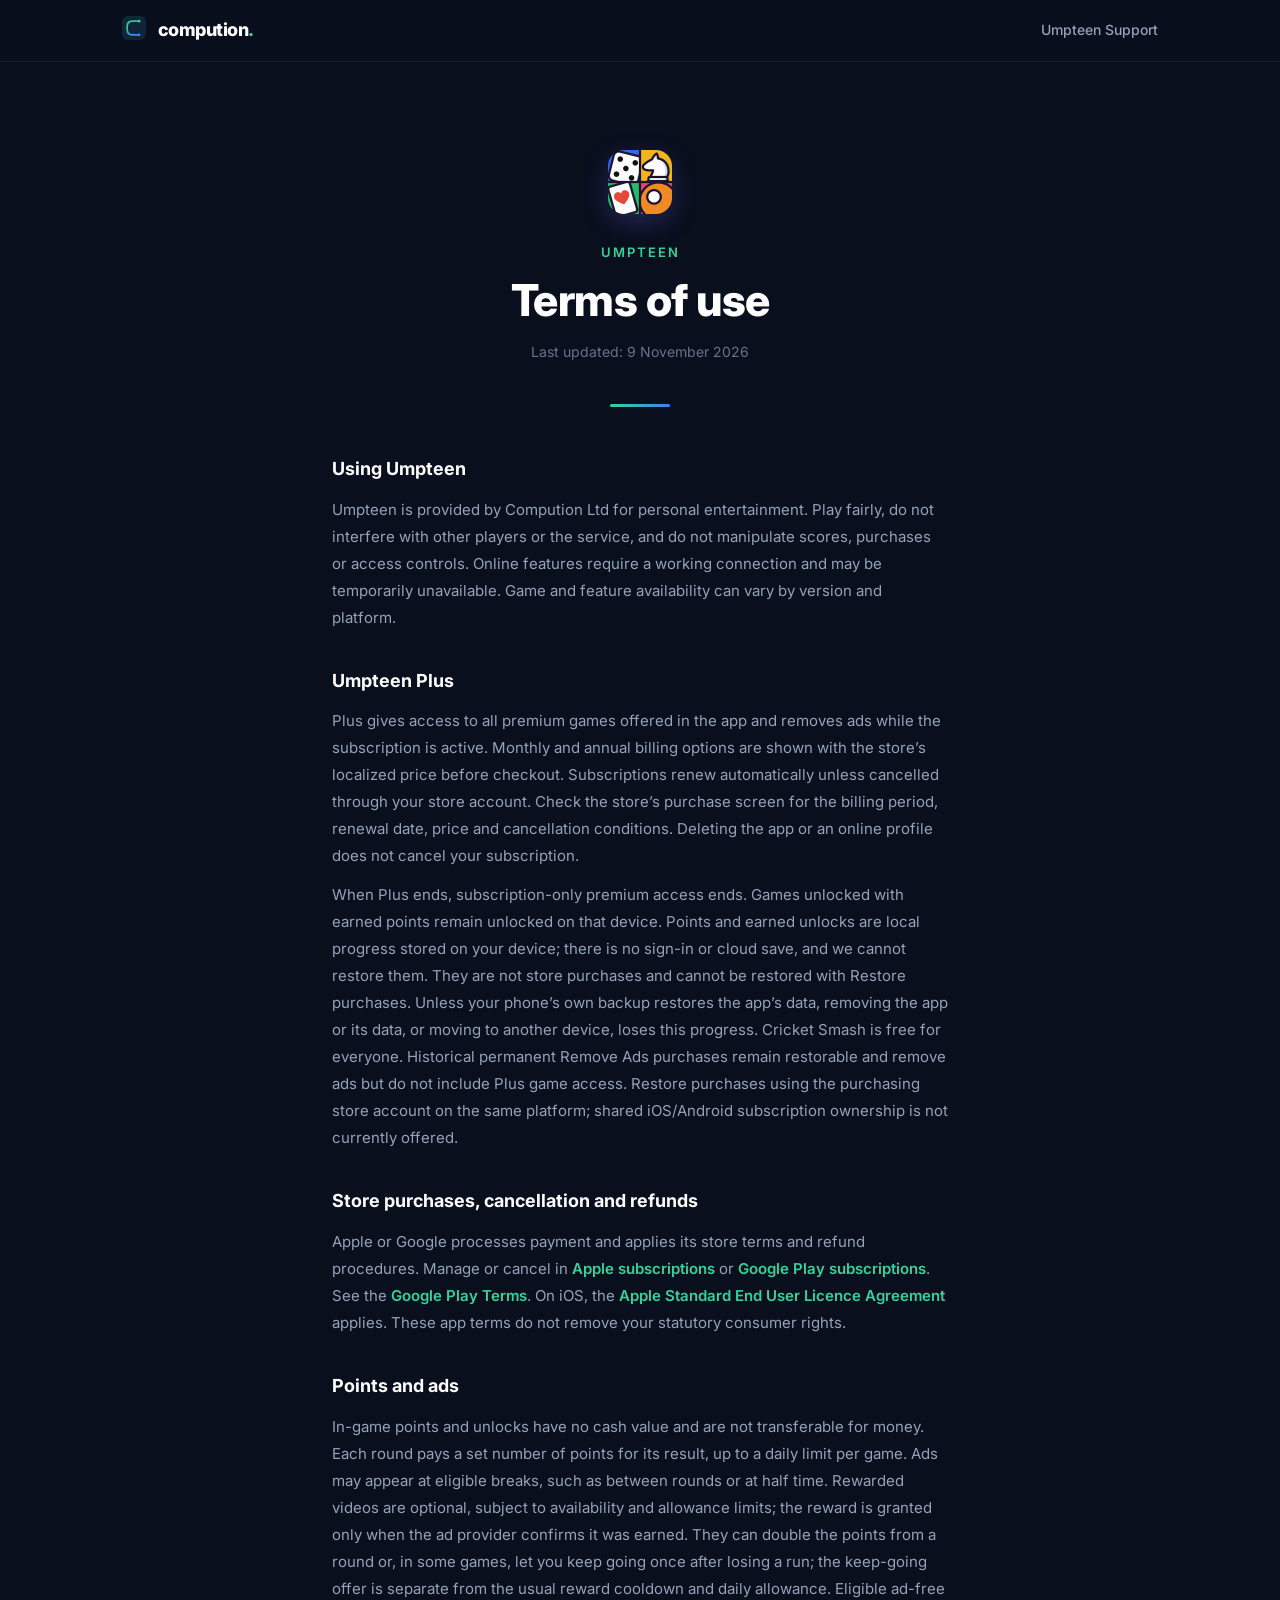
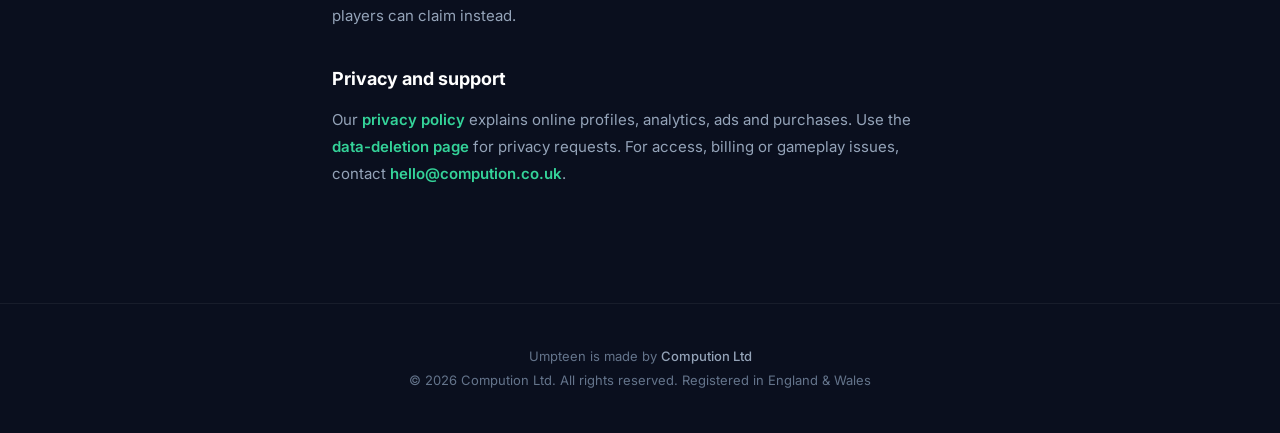
<file: minigames/terms/index.html>
<!DOCTYPE html>
<html lang="en">
<head>
    <meta charset="UTF-8">
    <meta name="viewport" content="width=device-width, initial-scale=1.0">
    <title>Umpteen Terms of use — Compution</title>
    <meta name="description" content="Umpteen Terms of use — Compution.">
    <link rel="stylesheet" href="https://fonts.googleapis.com/css2?family=Inter:wght@400;500;600;700;800&display=swap">
    <style>
        *, *::before, *::after {
            margin: 0;
            padding: 0;
            box-sizing: border-box;
        }

        html {
            scroll-behavior: smooth;
        }

        body {
            font-family: 'Inter', -apple-system, BlinkMacSystemFont, 'Segoe UI', sans-serif;
            background: #0a0f1e;
            color: #e2e8f0;
            overflow-x: hidden;
            min-height: 100vh;
            line-height: 1.6;
            display: flex;
            flex-direction: column;
        }

        /* --- NAV --- */
        .nav-bar {
            position: fixed;
            top: 0;
            left: 0;
            width: 100%;
            background: rgba(10, 15, 30, 0.92);
            backdrop-filter: blur(12px);
            border-bottom: 1px solid rgba(255, 255, 255, 0.06);
            z-index: 100;
        }

        .nav-inner {
            max-width: 1100px;
            margin: 0 auto;
            display: flex;
            justify-content: space-between;
            align-items: center;
            padding: 16px 32px;
        }

        .nav-brand {
            font-size: 18px;
            font-weight: 800;
            color: #fff;
            text-decoration: none;
            letter-spacing: -0.5px;
        }

        .nav-brand span {
            color: #34d399;
        }

        .nav-link {
            color: #94a3b8;
            text-decoration: none;
            font-size: 14px;
            font-weight: 500;
            transition: color 0.2s;
        }

        .nav-link:hover {
            color: #fff;
        }

        /* --- MAIN --- */
        .page-main {
            flex: 1;
            width: 100%;
            max-width: 680px;
            margin: 0 auto;
            padding: 150px 32px 80px;
        }

        .app-badge {
            display: flex;
            align-items: center;
            justify-content: center;
            gap: 14px;
            margin-bottom: 28px;
        }

        .app-icon {
            width: 64px;
            height: 64px;
            border-radius: 16px;
            display: block;
            box-shadow: 0 8px 24px rgba(99, 102, 241, 0.25);
        }

        .section-label {
            font-size: 13px;
            font-weight: 600;
            color: #34d399;
            text-transform: uppercase;
            letter-spacing: 2px;
            margin-bottom: 12px;
            text-align: center;
        }

        .page-heading {
            font-size: clamp(28px, 5vw, 44px);
            font-weight: 800;
            color: #fff;
            text-align: center;
            margin-bottom: 16px;
            letter-spacing: -0.5px;
            line-height: 1.15;
        }

        .page-heading span {
            background: linear-gradient(135deg, #34d399, #3b82f6);
            -webkit-background-clip: text;
            -webkit-text-fill-color: transparent;
            background-clip: text;
        }

        .last-updated {
            font-size: 14px;
            color: #64748b;
            text-align: center;
            margin-bottom: 40px;
        }

        .divider {
            width: 60px;
            height: 3px;
            background: linear-gradient(90deg, #34d399, #3b82f6);
            border-radius: 3px;
            margin: 0 auto 48px;
        }

        /* --- POLICY CONTENT --- */
        .policy-highlight {
            background: rgba(52, 211, 153, 0.06);
            border: 1px solid rgba(52, 211, 153, 0.25);
            border-radius: 16px;
            padding: 24px 28px;
            margin-bottom: 40px;
            text-align: center;
        }

        .policy-highlight p {
            font-size: 15px;
            color: #cbd5e1;
            line-height: 1.7;
        }

        .policy-highlight strong {
            color: #34d399;
        }

        .policy-section {
            margin-bottom: 36px;
        }

        .policy-section h2 {
            font-size: 18px;
            font-weight: 700;
            color: #fff;
            margin-bottom: 12px;
        }

        .policy-section h3 {
            font-size: 15px;
            font-weight: 700;
            color: #cbd5e1;
            margin: 20px 0 8px;
        }

        .policy-section p {
            font-size: 15px;
            color: #94a3b8;
            line-height: 1.8;
            margin-bottom: 12px;
        }

        .policy-section p:last-child {
            margin-bottom: 0;
        }

        .policy-section ul {
            list-style: none;
            margin-bottom: 12px;
        }

        .policy-section ul li {
            font-size: 15px;
            color: #94a3b8;
            line-height: 1.8;
            padding-left: 24px;
            position: relative;
            margin-bottom: 8px;
        }

        .policy-section ul li::before {
            content: "";
            position: absolute;
            left: 6px;
            top: 11px;
            width: 6px;
            height: 6px;
            border-radius: 50%;
            background: linear-gradient(135deg, #34d399, #3b82f6);
        }

        .email-link,
        .policy-section a {
            color: #34d399;
            text-decoration: none;
            font-weight: 600;
        }

        .email-link:hover,
        .policy-section a:hover {
            text-decoration: underline;
        }

        /* --- FOOTER --- */
        .footer {
            border-top: 1px solid rgba(255, 255, 255, 0.06);
            padding: 40px 32px;
            text-align: center;
        }

        .footer-text {
            font-size: 13px;
            color: #64748b;
            line-height: 1.9;
        }

        .footer-text a {
            color: #94a3b8;
            text-decoration: none;
            font-weight: 500;
        }

        .footer-text a:hover {
            color: #fff;
        }

        /* --- RESPONSIVE --- */
        @media (max-width: 480px) {
            .page-main {
                padding: 130px 24px 60px;
            }
        }
    </style>
</head>
<body>

<!-- Navigation -->
<nav class="nav-bar">
    <div class="nav-inner">
        <a href="/" class="nav-brand">
            <svg xmlns="http://www.w3.org/2000/svg" viewBox="0 0 28 28" width="24" height="24" style="vertical-align: -4px; margin-right: 8px;">
                <defs>
                    <linearGradient id="navIconGrad" x1="0%" y1="0%" x2="100%" y2="100%">
                        <stop offset="0%" style="stop-color:#34d399"/>
                        <stop offset="100%" style="stop-color:#3b82f6"/>
                    </linearGradient>
                </defs>
                <rect x="0" y="0" width="28" height="28" rx="7" ry="7" fill="url(#navIconGrad)" opacity="0.15"/>
                <path d="M20 6 L12 6 Q6 6 6 12.5 L6 15.5 Q6 22 12 22 L20 22" fill="none" stroke="url(#navIconGrad)" stroke-width="2" stroke-linecap="round"/>
                <circle cx="20" cy="6" r="1.5" fill="#34d399"/>
                <circle cx="20" cy="22" r="1.5" fill="#3b82f6"/>
                <line x1="10.5" y1="12" x2="18" y2="12" stroke="url(#navIconGrad)" stroke-width="1.2" stroke-linecap="round" opacity="0.5"/>
                <line x1="10.5" y1="16" x2="16" y2="16" stroke="url(#navIconGrad)" stroke-width="1.2" stroke-linecap="round" opacity="0.5"/>
            </svg>
            compution<span>.</span>
        </a>
        <a href="/minigames/support/" class="nav-link">Umpteen Support</a>
    </div>
</nav>

<main class="page-main">
    <div class="app-badge">
        <img class="app-icon" src="/umpteen/icon.png" alt="Umpteen app icon" width="64" height="64">
    </div>
    <p class="section-label">Umpteen</p>
    <h1 class="page-heading">Terms of use</h1>
    <p class="last-updated">Last updated: 9 November 2026</p>
    <div class="divider"></div>

<section class="policy-section"><h2>Using Umpteen</h2><p>Umpteen is provided by Compution Ltd for personal entertainment. Play fairly, do not interfere with other players or the service, and do not manipulate scores, purchases or access controls. Online features require a working connection and may be temporarily unavailable. Game and feature availability can vary by version and platform.</p></section>
<section class="policy-section"><h2>Umpteen Plus</h2><p>Plus gives access to all premium games offered in the app and removes ads while the subscription is active. Monthly and annual billing options are shown with the store’s localized price before checkout. Subscriptions renew automatically unless cancelled through your store account. Check the store’s purchase screen for the billing period, renewal date, price and cancellation conditions. Deleting the app or an online profile does not cancel your subscription.</p><p>When Plus ends, subscription-only premium access ends. Games unlocked with earned points remain unlocked on that device. Points and earned unlocks are local progress stored on your device; there is no sign-in or cloud save, and we cannot restore them. They are not store purchases and cannot be restored with Restore purchases. Unless your phone’s own backup restores the app’s data, removing the app or its data, or moving to another device, loses this progress. Cricket Smash is free for everyone. Historical permanent Remove Ads purchases remain restorable and remove ads but do not include Plus game access. Restore purchases using the purchasing store account on the same platform; shared iOS/Android subscription ownership is not currently offered.</p></section>
<section class="policy-section"><h2>Store purchases, cancellation and refunds</h2><p>Apple or Google processes payment and applies its store terms and refund procedures. Manage or cancel in <a href="https://apps.apple.com/account/subscriptions">Apple subscriptions</a> or <a href="https://play.google.com/store/account/subscriptions">Google Play subscriptions</a>. See the <a href="https://play.google.com/about/play-terms/">Google Play Terms</a>. On iOS, the <a href="https://www.apple.com/legal/internet-services/itunes/dev/stdeula/">Apple Standard End User Licence Agreement</a> applies. These app terms do not remove your statutory consumer rights.</p></section>
<section class="policy-section"><h2>Points and ads</h2><p>In-game points and unlocks have no cash value and are not transferable for money. Each round pays a set number of points for its result, up to a daily limit per game. Ads may appear at eligible breaks, such as between rounds or at half time. Rewarded videos are optional, subject to availability and allowance limits; the reward is granted only when the ad provider confirms it was earned. They can double the points from a round or, in some games, let you keep going once after losing a run; the keep-going offer is separate from the usual reward cooldown and daily allowance. Eligible ad-free players can claim instead.</p></section>
<section class="policy-section"><h2>Privacy and support</h2><p>Our <a href="/minigames/privacy/">privacy policy</a> explains online profiles, analytics, ads and purchases. Use the <a href="/minigames/delete-data/">data-deletion page</a> for privacy requests. For access, billing or gameplay issues, contact <a href="mailto:hello@compution.co.uk">hello@compution.co.uk</a>.</p></section>
</main>

<footer class="footer">
    <p class="footer-text">
        Umpteen is made by <a href="/">Compution Ltd</a><br>
        © 2026 Compution Ltd. All rights reserved. Registered in England &amp; Wales
    </p>
</footer>

</body>
</html>
</file>
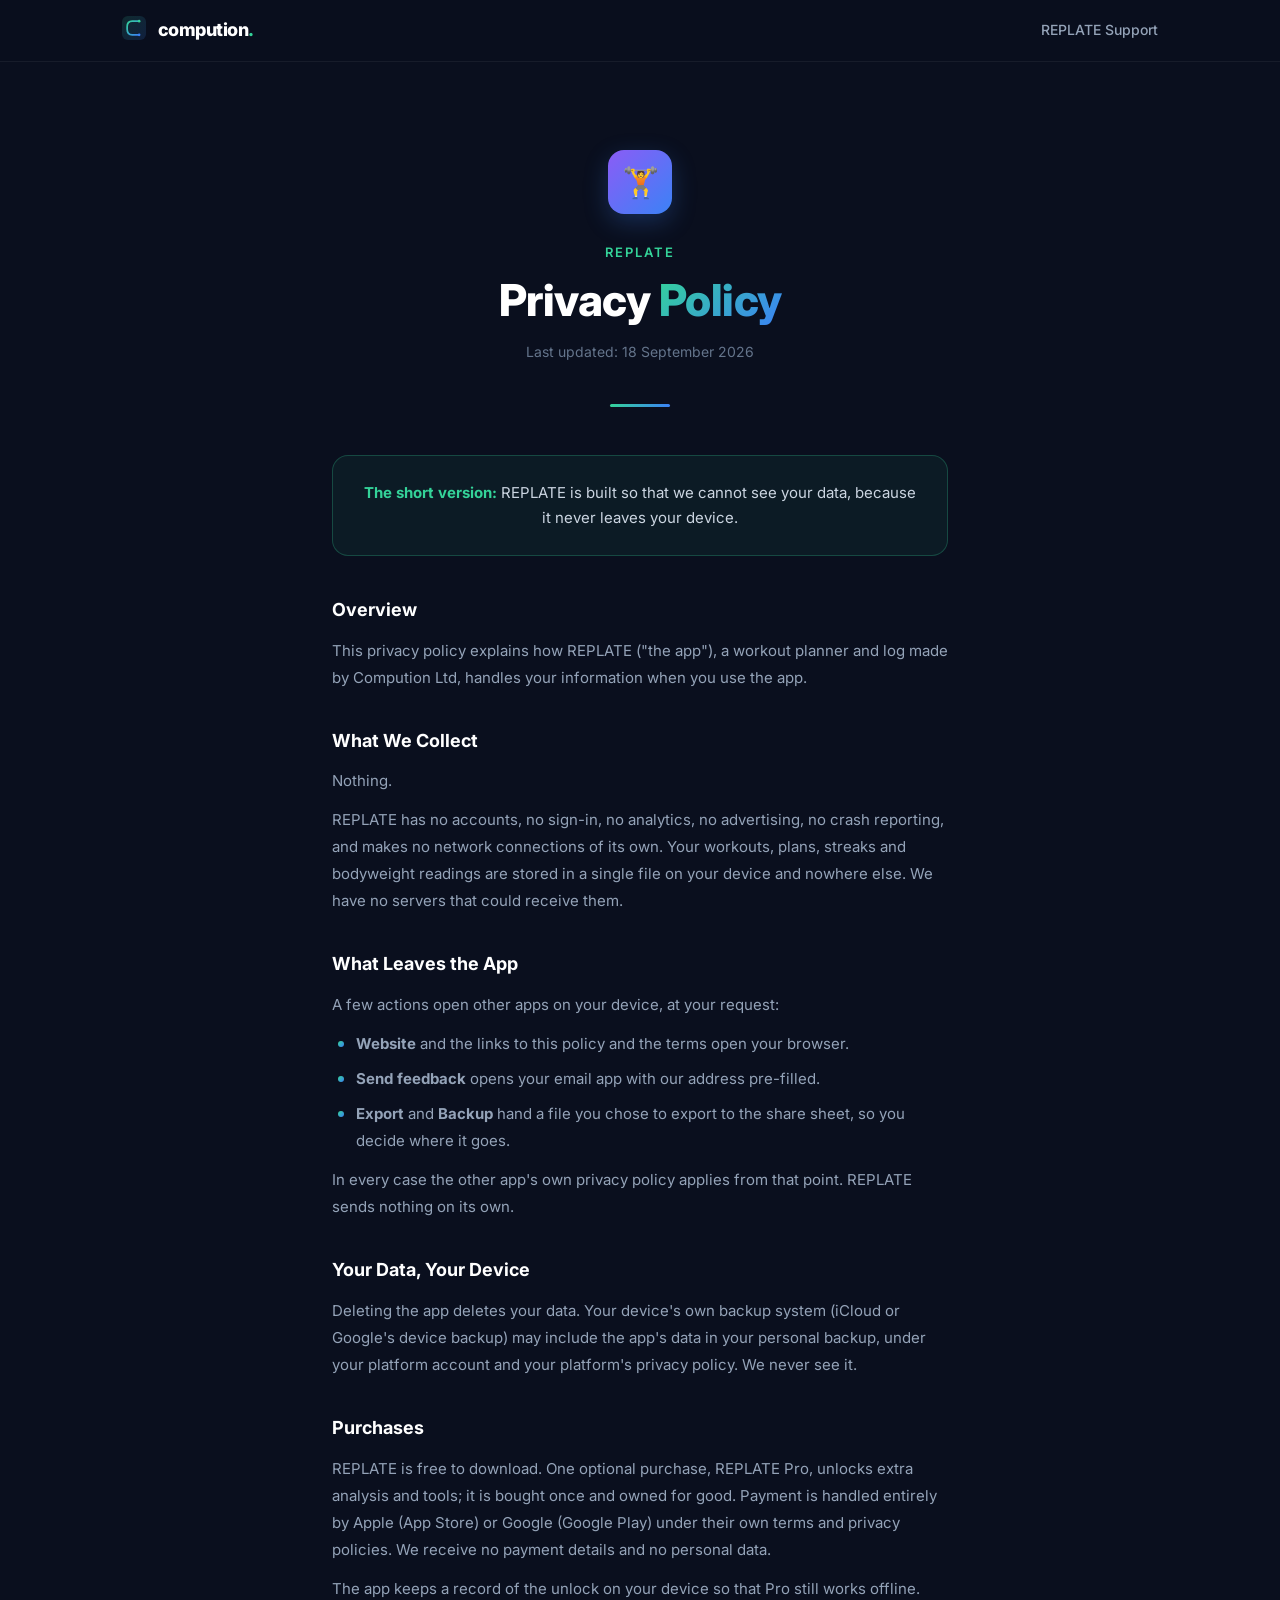
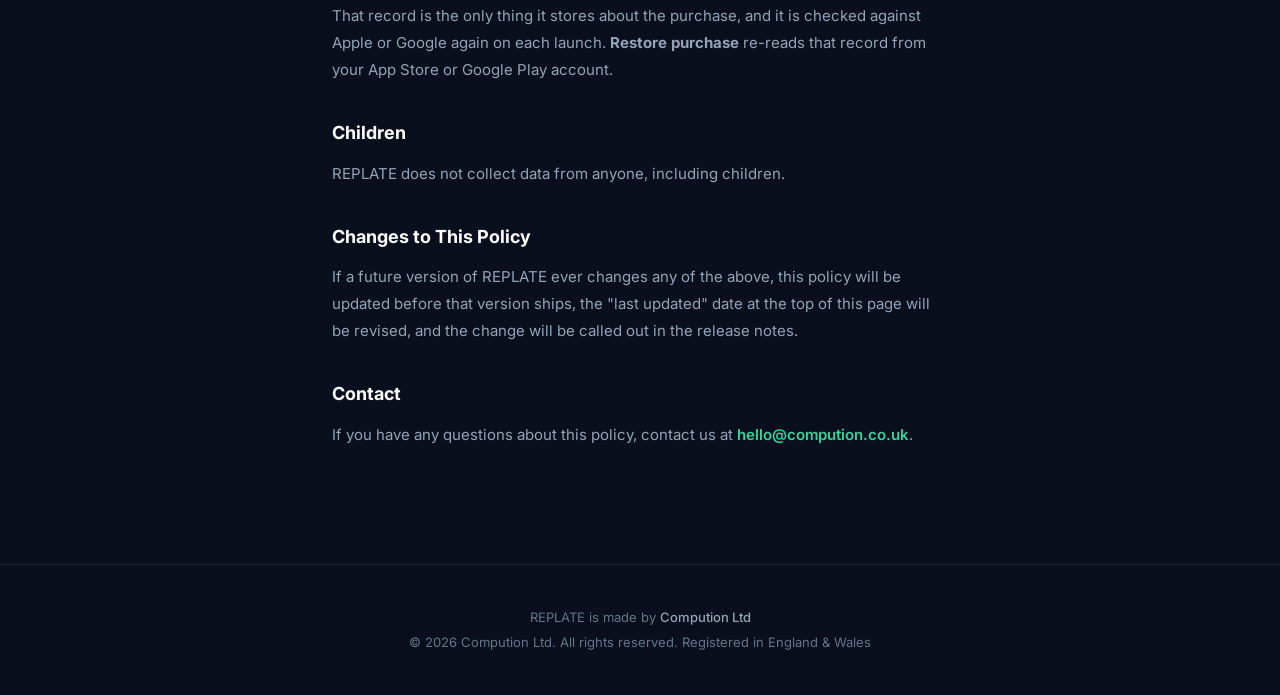
<file: replate/privacy/index.html>
<!DOCTYPE html>
<html lang="en">
<head>
    <meta charset="UTF-8">
    <meta name="viewport" content="width=device-width, initial-scale=1.0">
    <title>REPLATE Privacy Policy — Compution</title>
    <meta name="description" content="Privacy policy for REPLATE by Compution. REPLATE does not collect, store, or transmit any personal data; purchases are handled by Apple or Google.">
    <link rel="stylesheet" href="https://fonts.googleapis.com/css2?family=Inter:wght@400;500;600;700;800&display=swap">
    <style>
        *, *::before, *::after {
            margin: 0;
            padding: 0;
            box-sizing: border-box;
        }

        html {
            scroll-behavior: smooth;
        }

        body {
            font-family: 'Inter', -apple-system, BlinkMacSystemFont, 'Segoe UI', sans-serif;
            background: #0a0f1e;
            color: #e2e8f0;
            overflow-x: hidden;
            min-height: 100vh;
            line-height: 1.6;
            display: flex;
            flex-direction: column;
        }

        /* --- NAV --- */
        .nav-bar {
            position: fixed;
            top: 0;
            left: 0;
            width: 100%;
            background: rgba(10, 15, 30, 0.92);
            backdrop-filter: blur(12px);
            border-bottom: 1px solid rgba(255, 255, 255, 0.06);
            z-index: 100;
        }

        .nav-inner {
            max-width: 1100px;
            margin: 0 auto;
            display: flex;
            justify-content: space-between;
            align-items: center;
            padding: 16px 32px;
        }

        .nav-brand {
            font-size: 18px;
            font-weight: 800;
            color: #fff;
            text-decoration: none;
            letter-spacing: -0.5px;
        }

        .nav-brand span {
            color: #34d399;
        }

        .nav-link {
            color: #94a3b8;
            text-decoration: none;
            font-size: 14px;
            font-weight: 500;
            transition: color 0.2s;
        }

        .nav-link:hover {
            color: #fff;
        }

        /* --- MAIN --- */
        .page-main {
            flex: 1;
            width: 100%;
            max-width: 680px;
            margin: 0 auto;
            padding: 150px 32px 80px;
        }

        .app-badge {
            display: flex;
            align-items: center;
            justify-content: center;
            gap: 14px;
            margin-bottom: 28px;
        }

        .app-icon {
            width: 64px;
            height: 64px;
            border-radius: 16px;
            background: linear-gradient(135deg, #8b5cf6, #3b82f6);
            display: flex;
            align-items: center;
            justify-content: center;
            font-size: 30px;
            box-shadow: 0 8px 24px rgba(59, 130, 246, 0.25);
        }

        .section-label {
            font-size: 13px;
            font-weight: 600;
            color: #34d399;
            text-transform: uppercase;
            letter-spacing: 2px;
            margin-bottom: 12px;
            text-align: center;
        }

        .page-heading {
            font-size: clamp(28px, 5vw, 44px);
            font-weight: 800;
            color: #fff;
            text-align: center;
            margin-bottom: 16px;
            letter-spacing: -0.5px;
            line-height: 1.15;
        }

        .page-heading span {
            background: linear-gradient(135deg, #34d399, #3b82f6);
            -webkit-background-clip: text;
            -webkit-text-fill-color: transparent;
            background-clip: text;
        }

        .last-updated {
            font-size: 14px;
            color: #64748b;
            text-align: center;
            margin-bottom: 40px;
        }

        .divider {
            width: 60px;
            height: 3px;
            background: linear-gradient(90deg, #34d399, #3b82f6);
            border-radius: 3px;
            margin: 0 auto 48px;
        }

        /* --- POLICY CONTENT --- */
        .policy-highlight {
            background: rgba(52, 211, 153, 0.06);
            border: 1px solid rgba(52, 211, 153, 0.25);
            border-radius: 16px;
            padding: 24px 28px;
            margin-bottom: 40px;
            text-align: center;
        }

        .policy-highlight p {
            font-size: 15px;
            color: #cbd5e1;
            line-height: 1.7;
        }

        .policy-highlight strong {
            color: #34d399;
        }

        .policy-section {
            margin-bottom: 36px;
        }

        .policy-section h2 {
            font-size: 18px;
            font-weight: 700;
            color: #fff;
            margin-bottom: 12px;
        }

        .policy-section p {
            font-size: 15px;
            color: #94a3b8;
            line-height: 1.8;
            margin-bottom: 12px;
        }

        .policy-section p:last-child {
            margin-bottom: 0;
        }

        .policy-section ul {
            list-style: none;
            margin-bottom: 12px;
        }

        .policy-section ul li {
            font-size: 15px;
            color: #94a3b8;
            line-height: 1.8;
            padding-left: 24px;
            position: relative;
            margin-bottom: 8px;
        }

        .policy-section ul li::before {
            content: "";
            position: absolute;
            left: 6px;
            top: 11px;
            width: 6px;
            height: 6px;
            border-radius: 50%;
            background: linear-gradient(135deg, #34d399, #3b82f6);
        }

        .email-link {
            color: #34d399;
            text-decoration: none;
            font-weight: 600;
        }

        .email-link:hover {
            text-decoration: underline;
        }

        /* --- FOOTER --- */
        .footer {
            border-top: 1px solid rgba(255, 255, 255, 0.06);
            padding: 40px 32px;
            text-align: center;
        }

        .footer-text {
            font-size: 13px;
            color: #64748b;
            line-height: 1.9;
        }

        .footer-text a {
            color: #94a3b8;
            text-decoration: none;
            font-weight: 500;
        }

        .footer-text a:hover {
            color: #fff;
        }

        /* --- RESPONSIVE --- */
        @media (max-width: 480px) {
            .page-main {
                padding: 130px 24px 60px;
            }
        }
    </style>
</head>
<body>

<!-- Navigation -->
<nav class="nav-bar">
    <div class="nav-inner">
        <a href="/" class="nav-brand">
            <svg xmlns="http://www.w3.org/2000/svg" viewBox="0 0 28 28" width="24" height="24" style="vertical-align: -4px; margin-right: 8px;">
                <defs>
                    <linearGradient id="navIconGrad" x1="0%" y1="0%" x2="100%" y2="100%">
                        <stop offset="0%" style="stop-color:#34d399"/>
                        <stop offset="100%" style="stop-color:#3b82f6"/>
                    </linearGradient>
                </defs>
                <rect x="0" y="0" width="28" height="28" rx="7" ry="7" fill="url(#navIconGrad)" opacity="0.15"/>
                <path d="M20 6 L12 6 Q6 6 6 12.5 L6 15.5 Q6 22 12 22 L20 22" fill="none" stroke="url(#navIconGrad)" stroke-width="2" stroke-linecap="round"/>
                <circle cx="20" cy="6" r="1.5" fill="#34d399"/>
                <circle cx="20" cy="22" r="1.5" fill="#3b82f6"/>
                <line x1="10.5" y1="12" x2="18" y2="12" stroke="url(#navIconGrad)" stroke-width="1.2" stroke-linecap="round" opacity="0.5"/>
                <line x1="10.5" y1="16" x2="16" y2="16" stroke="url(#navIconGrad)" stroke-width="1.2" stroke-linecap="round" opacity="0.5"/>
            </svg>
            compution<span>.</span>
        </a>
        <a href="/replate/support/" class="nav-link">REPLATE Support</a>
    </div>
</nav>

<main class="page-main">
    <div class="app-badge">
        <div class="app-icon">🏋️</div>
    </div>
    <p class="section-label">REPLATE</p>
    <h1 class="page-heading">Privacy <span>Policy</span></h1>
    <p class="last-updated">Last updated: 18 September 2026</p>
    <div class="divider"></div>

    <div class="policy-highlight">
        <p><strong>The short version:</strong> REPLATE is built so that we cannot see your data, because it never leaves your device.</p>
    </div>

    <section class="policy-section">
        <h2>Overview</h2>
        <p>This privacy policy explains how REPLATE ("the app"), a workout planner and log made by Compution Ltd, handles your information when you use the app.</p>
    </section>

    <section class="policy-section">
        <h2>What We Collect</h2>
        <p>Nothing.</p>
        <p>REPLATE has no accounts, no sign-in, no analytics, no advertising, no crash reporting, and makes no network connections of its own. Your workouts, plans, streaks and bodyweight readings are stored in a single file on your device and nowhere else. We have no servers that could receive them.</p>
    </section>

    <section class="policy-section">
        <h2>What Leaves the App</h2>
        <p>A few actions open other apps on your device, at your request:</p>
        <ul>
            <li><strong>Website</strong> and the links to this policy and the terms open your browser.</li>
            <li><strong>Send feedback</strong> opens your email app with our address pre-filled.</li>
            <li><strong>Export</strong> and <strong>Backup</strong> hand a file you chose to export to the share sheet, so you decide where it goes.</li>
        </ul>
        <p>In every case the other app's own privacy policy applies from that point. REPLATE sends nothing on its own.</p>
    </section>

    <section class="policy-section">
        <h2>Your Data, Your Device</h2>
        <p>Deleting the app deletes your data. Your device's own backup system (iCloud or Google's device backup) may include the app's data in your personal backup, under your platform account and your platform's privacy policy. We never see it.</p>
    </section>

    <section class="policy-section">
        <h2>Purchases</h2>
        <p>REPLATE is free to download. One optional purchase, REPLATE Pro, unlocks extra analysis and tools; it is bought once and owned for good. Payment is handled entirely by Apple (App Store) or Google (Google Play) under their own terms and privacy policies. We receive no payment details and no personal data.</p>
        <p>The app keeps a record of the unlock on your device so that Pro still works offline. That record is the only thing it stores about the purchase, and it is checked against Apple or Google again on each launch. <strong>Restore purchase</strong> re-reads that record from your App Store or Google Play account.</p>
    </section>

    <section class="policy-section">
        <h2>Children</h2>
        <p>REPLATE does not collect data from anyone, including children.</p>
    </section>

    <section class="policy-section">
        <h2>Changes to This Policy</h2>
        <p>If a future version of REPLATE ever changes any of the above, this policy will be updated before that version ships, the "last updated" date at the top of this page will be revised, and the change will be called out in the release notes.</p>
    </section>

    <section class="policy-section">
        <h2>Contact</h2>
        <p>If you have any questions about this policy, contact us at <a href="mailto:hello@compution.co.uk" class="email-link">hello@compution.co.uk</a>.</p>
    </section>
</main>
<footer class="footer">
    <p class="footer-text">
        REPLATE is made by <a href="/">Compution Ltd</a><br>
        © 2026 Compution Ltd. All rights reserved. Registered in England &amp; Wales
    </p>
</footer>

</body>
</html>
</file>
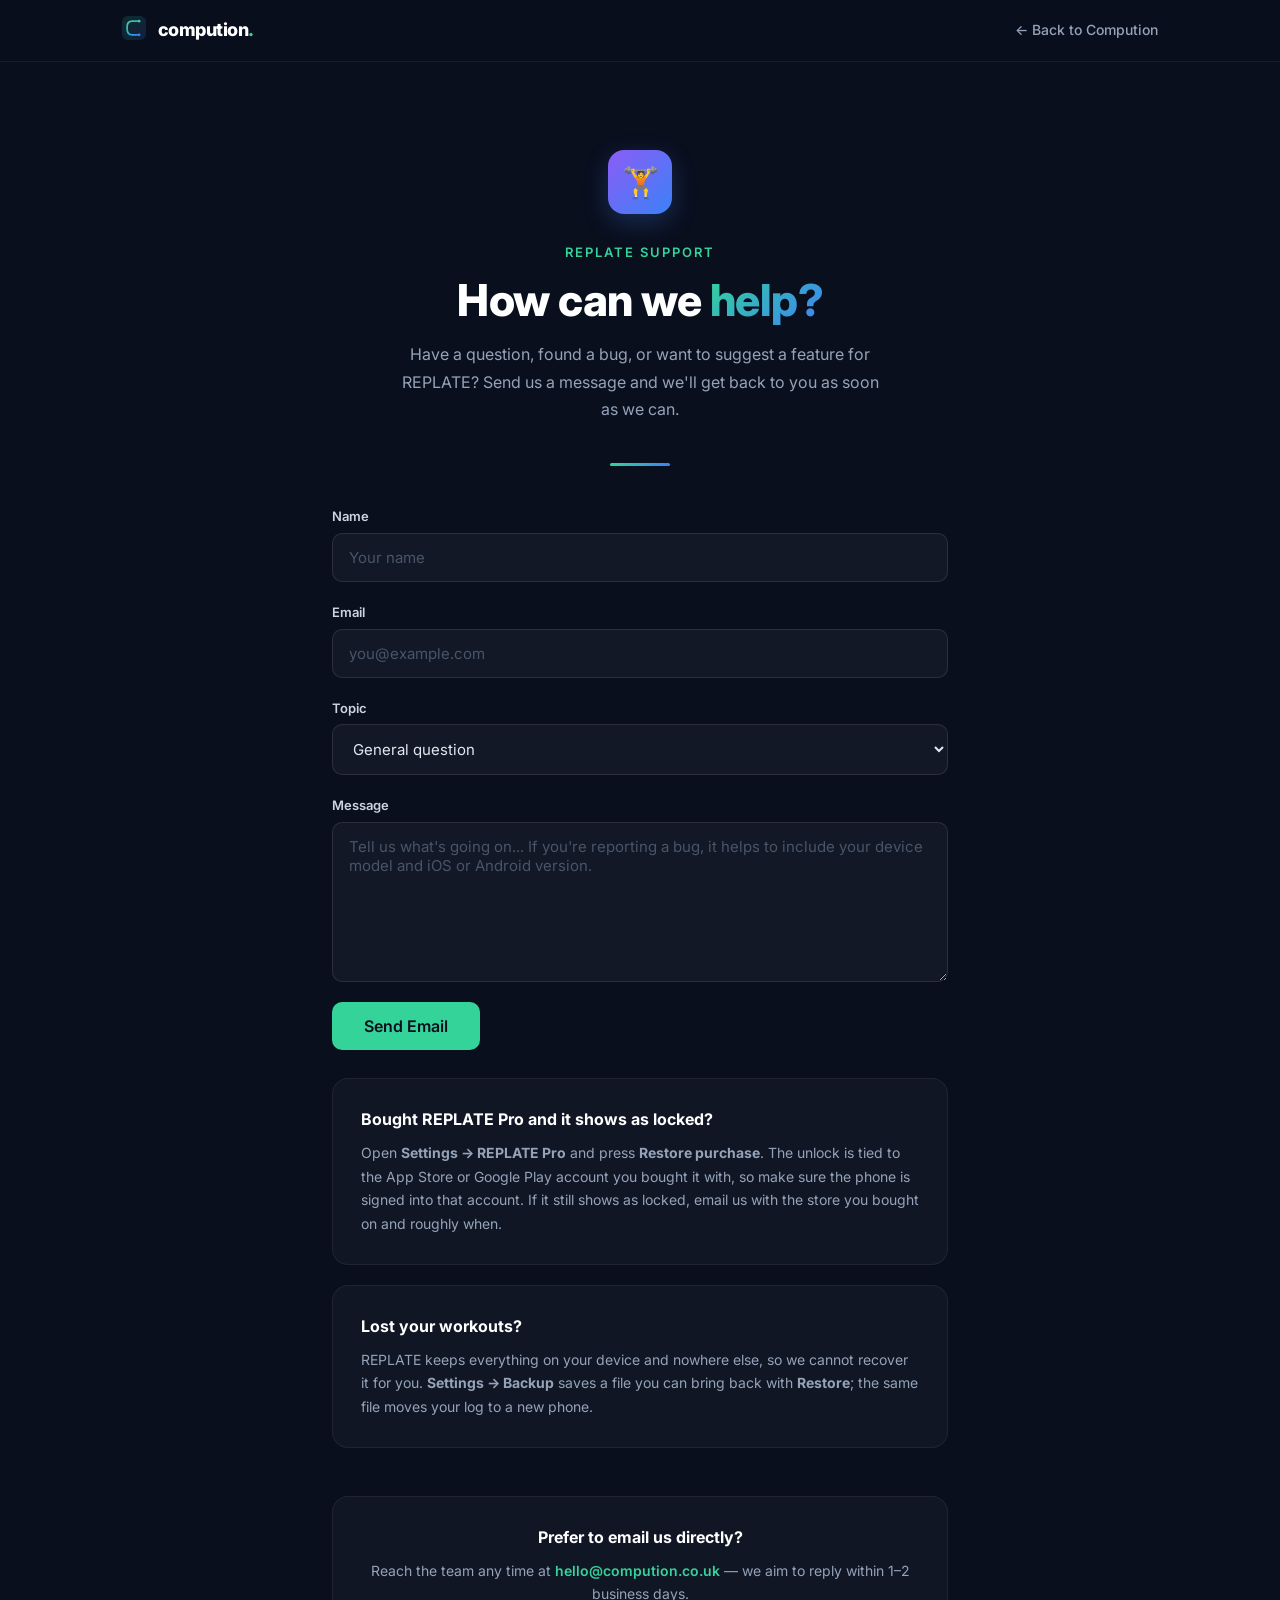
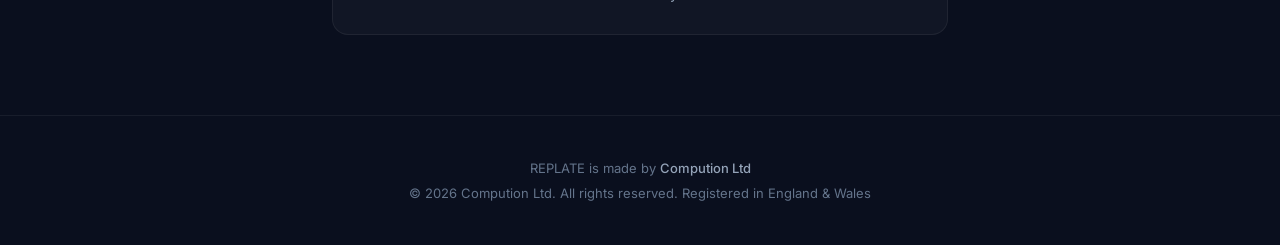
<file: replate/support/index.html>
<!DOCTYPE html>
<html lang="en">
<head>
    <meta charset="UTF-8">
    <meta name="viewport" content="width=device-width, initial-scale=1.0">
    <title>REPLATE Support — Compution</title>
    <meta name="description" content="Get help with REPLATE. Contact the Compution team by email and we'll get back to you as soon as we can.">
    <link rel="stylesheet" href="https://fonts.googleapis.com/css2?family=Inter:wght@400;500;600;700;800&display=swap">
    <style>
        *, *::before, *::after {
            margin: 0;
            padding: 0;
            box-sizing: border-box;
        }

        html {
            scroll-behavior: smooth;
        }

        body {
            font-family: 'Inter', -apple-system, BlinkMacSystemFont, 'Segoe UI', sans-serif;
            background: #0a0f1e;
            color: #e2e8f0;
            overflow-x: hidden;
            min-height: 100vh;
            line-height: 1.6;
            display: flex;
            flex-direction: column;
        }

        /* --- NAV --- */
        .nav-bar {
            position: fixed;
            top: 0;
            left: 0;
            width: 100%;
            background: rgba(10, 15, 30, 0.92);
            backdrop-filter: blur(12px);
            border-bottom: 1px solid rgba(255, 255, 255, 0.06);
            z-index: 100;
        }

        .nav-inner {
            max-width: 1100px;
            margin: 0 auto;
            display: flex;
            justify-content: space-between;
            align-items: center;
            padding: 16px 32px;
        }

        .nav-brand {
            font-size: 18px;
            font-weight: 800;
            color: #fff;
            text-decoration: none;
            letter-spacing: -0.5px;
        }

        .nav-brand span {
            color: #34d399;
        }

        .nav-link {
            color: #94a3b8;
            text-decoration: none;
            font-size: 14px;
            font-weight: 500;
            transition: color 0.2s;
        }

        .nav-link:hover {
            color: #fff;
        }

        /* --- MAIN --- */
        .page-main {
            flex: 1;
            width: 100%;
            max-width: 680px;
            margin: 0 auto;
            padding: 150px 32px 80px;
        }

        .app-badge {
            display: flex;
            align-items: center;
            justify-content: center;
            gap: 14px;
            margin-bottom: 28px;
        }

        .app-icon {
            width: 64px;
            height: 64px;
            border-radius: 16px;
            background: linear-gradient(135deg, #8b5cf6, #3b82f6);
            display: flex;
            align-items: center;
            justify-content: center;
            font-size: 30px;
            box-shadow: 0 8px 24px rgba(59, 130, 246, 0.25);
        }

        .section-label {
            font-size: 13px;
            font-weight: 600;
            color: #34d399;
            text-transform: uppercase;
            letter-spacing: 2px;
            margin-bottom: 12px;
            text-align: center;
        }

        .page-heading {
            font-size: clamp(28px, 5vw, 44px);
            font-weight: 800;
            color: #fff;
            text-align: center;
            margin-bottom: 16px;
            letter-spacing: -0.5px;
            line-height: 1.15;
        }

        .page-heading span {
            background: linear-gradient(135deg, #34d399, #3b82f6);
            -webkit-background-clip: text;
            -webkit-text-fill-color: transparent;
            background-clip: text;
        }

        .page-subtext {
            font-size: 16px;
            color: #94a3b8;
            text-align: center;
            max-width: 480px;
            margin: 0 auto 40px;
            line-height: 1.7;
        }

        .divider {
            width: 60px;
            height: 3px;
            background: linear-gradient(90deg, #34d399, #3b82f6);
            border-radius: 3px;
            margin: 0 auto 40px;
        }

        /* --- FORM --- */
        .contact-form {
            display: flex;
            flex-direction: column;
            gap: 20px;
        }

        .form-group {
            display: flex;
            flex-direction: column;
            gap: 6px;
        }

        .form-label {
            font-size: 13px;
            font-weight: 600;
            color: #cbd5e1;
        }

        .form-input,
        .form-select,
        .form-textarea {
            background: rgba(255, 255, 255, 0.04);
            border: 1px solid rgba(255, 255, 255, 0.1);
            border-radius: 10px;
            color: #e2e8f0;
            font-family: 'Inter', sans-serif;
            font-size: 15px;
            padding: 14px 16px;
            outline: none;
            transition: border-color 0.2s, box-shadow 0.2s;
        }

        .form-select option {
            background: #0a0f1e;
            color: #e2e8f0;
        }

        .form-input:focus,
        .form-select:focus,
        .form-textarea:focus {
            border-color: #34d399;
            box-shadow: 0 0 0 3px rgba(52, 211, 153, 0.12);
        }

        .form-input::placeholder,
        .form-textarea::placeholder {
            color: #475569;
        }

        .form-textarea {
            min-height: 160px;
            resize: vertical;
        }

        .btn-primary {
            background: #34d399;
            color: #0a0f1e;
            padding: 14px 32px;
            border-radius: 10px;
            font-size: 16px;
            font-weight: 600;
            text-decoration: none;
            transition: background 0.2s, transform 0.15s;
            border: none;
            cursor: pointer;
            font-family: 'Inter', sans-serif;
            align-self: flex-start;
        }

        .btn-primary:hover {
            background: #6ee7b7;
            transform: translateY(-2px);
        }

        /* --- DIRECT EMAIL --- */
        .direct-email {
            margin-top: 48px;
            padding: 28px;
            background: rgba(255, 255, 255, 0.03);
            border: 1px solid rgba(255, 255, 255, 0.06);
            border-radius: 16px;
            text-align: center;
        }

        .direct-email h2 {
            font-size: 16px;
            font-weight: 700;
            color: #fff;
            margin-bottom: 8px;
        }

        .direct-email p {
            font-size: 14px;
            color: #94a3b8;
            line-height: 1.7;
        }

        .email-link {
            color: #34d399;
            text-decoration: none;
            font-weight: 600;
        }

        .email-link:hover {
            text-decoration: underline;
        }

        /* --- FOOTER --- */
        .footer {
            border-top: 1px solid rgba(255, 255, 255, 0.06);
            padding: 40px 32px;
            text-align: center;
        }

        .footer-text {
            font-size: 13px;
            color: #64748b;
            line-height: 1.9;
        }

        .footer-text a {
            color: #94a3b8;
            text-decoration: none;
            font-weight: 500;
        }

        .footer-text a:hover {
            color: #fff;
        }

        /* --- RESPONSIVE --- */
        @media (max-width: 480px) {
            .page-main {
                padding: 130px 24px 60px;
            }
        }
    </style>
</head>
<body>

<!-- Navigation -->
<nav class="nav-bar">
    <div class="nav-inner">
        <a href="/" class="nav-brand">
            <svg xmlns="http://www.w3.org/2000/svg" viewBox="0 0 28 28" width="24" height="24" style="vertical-align: -4px; margin-right: 8px;">
                <defs>
                    <linearGradient id="navIconGrad" x1="0%" y1="0%" x2="100%" y2="100%">
                        <stop offset="0%" style="stop-color:#34d399"/>
                        <stop offset="100%" style="stop-color:#3b82f6"/>
                    </linearGradient>
                </defs>
                <rect x="0" y="0" width="28" height="28" rx="7" ry="7" fill="url(#navIconGrad)" opacity="0.15"/>
                <path d="M20 6 L12 6 Q6 6 6 12.5 L6 15.5 Q6 22 12 22 L20 22" fill="none" stroke="url(#navIconGrad)" stroke-width="2" stroke-linecap="round"/>
                <circle cx="20" cy="6" r="1.5" fill="#34d399"/>
                <circle cx="20" cy="22" r="1.5" fill="#3b82f6"/>
                <line x1="10.5" y1="12" x2="18" y2="12" stroke="url(#navIconGrad)" stroke-width="1.2" stroke-linecap="round" opacity="0.5"/>
                <line x1="10.5" y1="16" x2="16" y2="16" stroke="url(#navIconGrad)" stroke-width="1.2" stroke-linecap="round" opacity="0.5"/>
            </svg>
            compution<span>.</span>
        </a>
        <a href="/" class="nav-link">← Back to Compution</a>
    </div>
</nav>

<main class="page-main">
    <div class="app-badge">
        <div class="app-icon">🏋️</div>
    </div>
    <p class="section-label">REPLATE Support</p>
    <h1 class="page-heading">How can we <span>help?</span></h1>
    <p class="page-subtext">
        Have a question, found a bug, or want to suggest a feature for REPLATE? Send us a message and we'll get back to you as soon as we can.
    </p>
    <div class="divider"></div>

    <form class="contact-form" id="supportForm">
        <div class="form-group">
            <label class="form-label" for="supportName">Name</label>
            <input type="text" class="form-input" id="supportName" name="name" placeholder="Your name" autocomplete="name" required>
        </div>
        <div class="form-group">
            <label class="form-label" for="supportEmail">Email</label>
            <input type="email" class="form-input" id="supportEmail" name="email" placeholder="you@example.com" autocomplete="email" required>
        </div>
        <div class="form-group">
            <label class="form-label" for="supportTopic">Topic</label>
            <select class="form-select" id="supportTopic" name="topic" required>
                <option value="General Question" selected>General question</option>
                <option value="Bug Report">Bug report</option>
                <option value="Feature Request">Feature request</option>
                <option value="REPLATE Pro Purchase">REPLATE Pro purchase</option>
                <option value="Feedback">Feedback</option>
            </select>
        </div>
        <div class="form-group">
            <label class="form-label" for="supportMessage">Message</label>
            <textarea class="form-textarea" id="supportMessage" name="message" placeholder="Tell us what's going on... If you're reporting a bug, it helps to include your device model and iOS or Android version." required></textarea>
        </div>
        <button type="submit" class="btn-primary" id="supportSubmitBtn">Send Email</button>
    </form>

    <div class="direct-email" style="margin-top: 28px; text-align: left;">
        <h2>Bought REPLATE Pro and it shows as locked?</h2>
        <p>
            Open <strong>Settings → REPLATE Pro</strong> and press <strong>Restore purchase</strong>. The unlock is tied to the
            App Store or Google Play account you bought it with, so make sure the phone is signed into that account.
            If it still shows as locked, email us with the store you bought on and roughly when.
        </p>
    </div>

    <div class="direct-email" style="margin-top: 20px; text-align: left;">
        <h2>Lost your workouts?</h2>
        <p>
            REPLATE keeps everything on your device and nowhere else, so we cannot recover it for you.
            <strong>Settings → Backup</strong> saves a file you can bring back with <strong>Restore</strong>; the same file
            moves your log to a new phone.
        </p>
    </div>

    <div class="direct-email">
        <h2>Prefer to email us directly?</h2>
        <p>
            Reach the team any time at
            <a href="mailto:hello@compution.co.uk?subject=REPLATE%20Support" class="email-link">hello@compution.co.uk</a>
            — we aim to reply within 1–2 business days.
        </p>
    </div>
</main>

<footer class="footer">
    <p class="footer-text">
        REPLATE is made by <a href="/">Compution Ltd</a><br>
        © 2026 Compution Ltd. All rights reserved. Registered in England &amp; Wales
    </p>
</footer>

<script>
    var supportForm = document.getElementById('supportForm');
    var submitBtn = document.getElementById('supportSubmitBtn');

    supportForm.addEventListener('submit', function (e) {
        e.preventDefault();

        var name = document.getElementById('supportName').value.trim();
        var email = document.getElementById('supportEmail').value.trim();
        var topic = document.getElementById('supportTopic').value;
        var message = document.getElementById('supportMessage').value.trim();

        if (!name || !email || !message) {
            return;
        }

        var subject = encodeURIComponent('REPLATE Support — ' + topic);
        var body = encodeURIComponent(
            'Name: ' + name + '\n' +
            'Email: ' + email + '\n' +
            'Topic: ' + topic + '\n\n' +
            'Message:\n' + message
        );

        window.location.href = 'mailto:hello@compution.co.uk?subject=' + subject + '&body=' + body;

        submitBtn.textContent = 'Opening your email app...';
        setTimeout(function () {
            submitBtn.textContent = 'Send Email';
        }, 4000);
    });
</script>

</body>
</html>
</file>
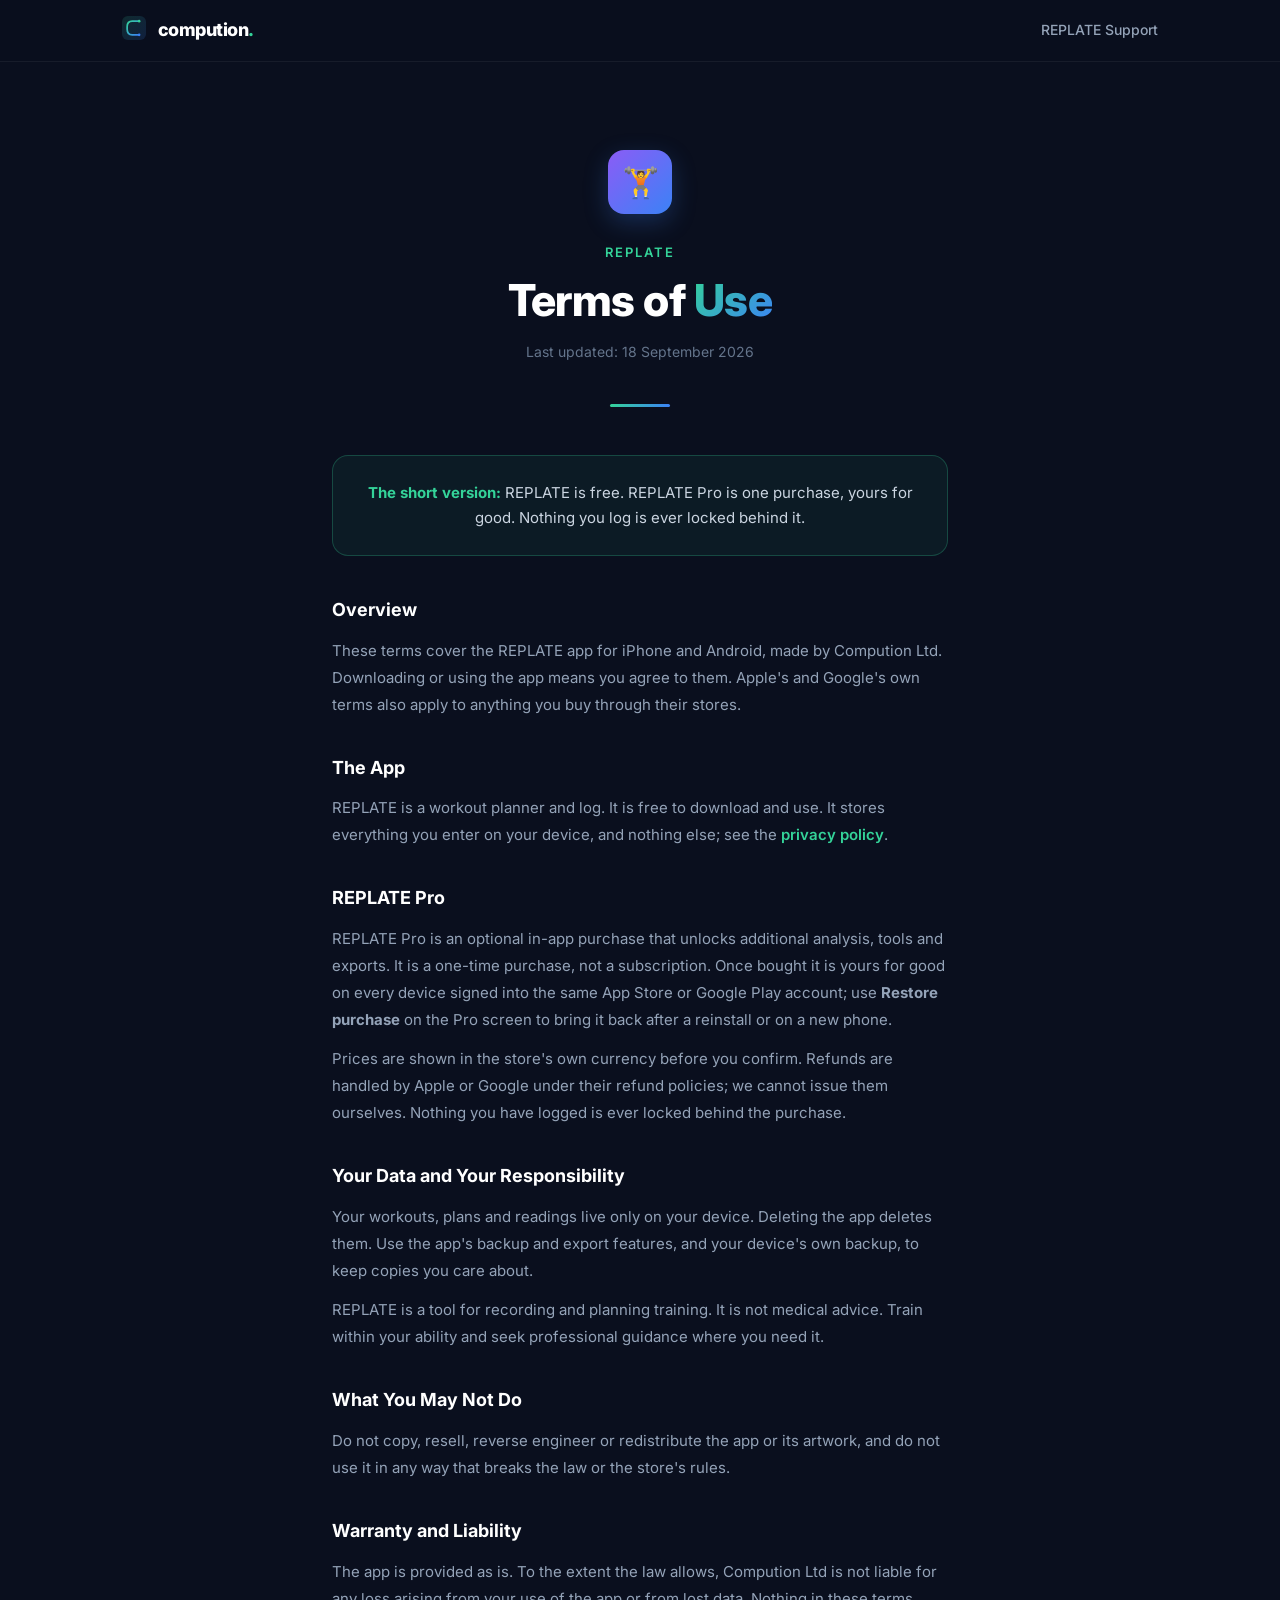
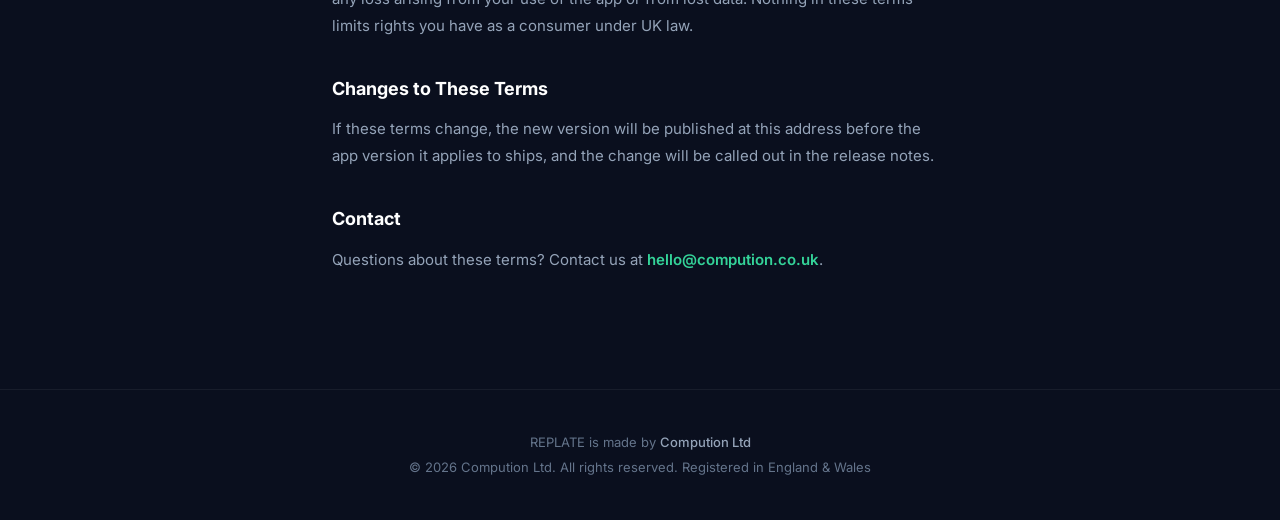
<file: replate/terms/index.html>
<!DOCTYPE html>
<html lang="en">
<head>
    <meta charset="UTF-8">
    <meta name="viewport" content="width=device-width, initial-scale=1.0">
    <title>REPLATE Terms of Use — Compution</title>
    <meta name="description" content="Terms of use for REPLATE by Compution, including the one-time REPLATE Pro purchase.">
    <link rel="stylesheet" href="https://fonts.googleapis.com/css2?family=Inter:wght@400;500;600;700;800&display=swap">
    <style>
        *, *::before, *::after {
            margin: 0;
            padding: 0;
            box-sizing: border-box;
        }

        html {
            scroll-behavior: smooth;
        }

        body {
            font-family: 'Inter', -apple-system, BlinkMacSystemFont, 'Segoe UI', sans-serif;
            background: #0a0f1e;
            color: #e2e8f0;
            overflow-x: hidden;
            min-height: 100vh;
            line-height: 1.6;
            display: flex;
            flex-direction: column;
        }

        /* --- NAV --- */
        .nav-bar {
            position: fixed;
            top: 0;
            left: 0;
            width: 100%;
            background: rgba(10, 15, 30, 0.92);
            backdrop-filter: blur(12px);
            border-bottom: 1px solid rgba(255, 255, 255, 0.06);
            z-index: 100;
        }

        .nav-inner {
            max-width: 1100px;
            margin: 0 auto;
            display: flex;
            justify-content: space-between;
            align-items: center;
            padding: 16px 32px;
        }

        .nav-brand {
            font-size: 18px;
            font-weight: 800;
            color: #fff;
            text-decoration: none;
            letter-spacing: -0.5px;
        }

        .nav-brand span {
            color: #34d399;
        }

        .nav-link {
            color: #94a3b8;
            text-decoration: none;
            font-size: 14px;
            font-weight: 500;
            transition: color 0.2s;
        }

        .nav-link:hover {
            color: #fff;
        }

        /* --- MAIN --- */
        .page-main {
            flex: 1;
            width: 100%;
            max-width: 680px;
            margin: 0 auto;
            padding: 150px 32px 80px;
        }

        .app-badge {
            display: flex;
            align-items: center;
            justify-content: center;
            gap: 14px;
            margin-bottom: 28px;
        }

        .app-icon {
            width: 64px;
            height: 64px;
            border-radius: 16px;
            background: linear-gradient(135deg, #8b5cf6, #3b82f6);
            display: flex;
            align-items: center;
            justify-content: center;
            font-size: 30px;
            box-shadow: 0 8px 24px rgba(59, 130, 246, 0.25);
        }

        .section-label {
            font-size: 13px;
            font-weight: 600;
            color: #34d399;
            text-transform: uppercase;
            letter-spacing: 2px;
            margin-bottom: 12px;
            text-align: center;
        }

        .page-heading {
            font-size: clamp(28px, 5vw, 44px);
            font-weight: 800;
            color: #fff;
            text-align: center;
            margin-bottom: 16px;
            letter-spacing: -0.5px;
            line-height: 1.15;
        }

        .page-heading span {
            background: linear-gradient(135deg, #34d399, #3b82f6);
            -webkit-background-clip: text;
            -webkit-text-fill-color: transparent;
            background-clip: text;
        }

        .last-updated {
            font-size: 14px;
            color: #64748b;
            text-align: center;
            margin-bottom: 40px;
        }

        .divider {
            width: 60px;
            height: 3px;
            background: linear-gradient(90deg, #34d399, #3b82f6);
            border-radius: 3px;
            margin: 0 auto 48px;
        }

        /* --- POLICY CONTENT --- */
        .policy-highlight {
            background: rgba(52, 211, 153, 0.06);
            border: 1px solid rgba(52, 211, 153, 0.25);
            border-radius: 16px;
            padding: 24px 28px;
            margin-bottom: 40px;
            text-align: center;
        }

        .policy-highlight p {
            font-size: 15px;
            color: #cbd5e1;
            line-height: 1.7;
        }

        .policy-highlight strong {
            color: #34d399;
        }

        .policy-section {
            margin-bottom: 36px;
        }

        .policy-section h2 {
            font-size: 18px;
            font-weight: 700;
            color: #fff;
            margin-bottom: 12px;
        }

        .policy-section p {
            font-size: 15px;
            color: #94a3b8;
            line-height: 1.8;
            margin-bottom: 12px;
        }

        .policy-section p:last-child {
            margin-bottom: 0;
        }

        .policy-section ul {
            list-style: none;
            margin-bottom: 12px;
        }

        .policy-section ul li {
            font-size: 15px;
            color: #94a3b8;
            line-height: 1.8;
            padding-left: 24px;
            position: relative;
            margin-bottom: 8px;
        }

        .policy-section ul li::before {
            content: "";
            position: absolute;
            left: 6px;
            top: 11px;
            width: 6px;
            height: 6px;
            border-radius: 50%;
            background: linear-gradient(135deg, #34d399, #3b82f6);
        }

        .email-link {
            color: #34d399;
            text-decoration: none;
            font-weight: 600;
        }

        .email-link:hover {
            text-decoration: underline;
        }

        /* --- FOOTER --- */
        .footer {
            border-top: 1px solid rgba(255, 255, 255, 0.06);
            padding: 40px 32px;
            text-align: center;
        }

        .footer-text {
            font-size: 13px;
            color: #64748b;
            line-height: 1.9;
        }

        .footer-text a {
            color: #94a3b8;
            text-decoration: none;
            font-weight: 500;
        }

        .footer-text a:hover {
            color: #fff;
        }

        /* --- RESPONSIVE --- */
        @media (max-width: 480px) {
            .page-main {
                padding: 130px 24px 60px;
            }
        }
    </style>
</head>
<body>

<!-- Navigation -->
<nav class="nav-bar">
    <div class="nav-inner">
        <a href="/" class="nav-brand">
            <svg xmlns="http://www.w3.org/2000/svg" viewBox="0 0 28 28" width="24" height="24" style="vertical-align: -4px; margin-right: 8px;">
                <defs>
                    <linearGradient id="navIconGrad" x1="0%" y1="0%" x2="100%" y2="100%">
                        <stop offset="0%" style="stop-color:#34d399"/>
                        <stop offset="100%" style="stop-color:#3b82f6"/>
                    </linearGradient>
                </defs>
                <rect x="0" y="0" width="28" height="28" rx="7" ry="7" fill="url(#navIconGrad)" opacity="0.15"/>
                <path d="M20 6 L12 6 Q6 6 6 12.5 L6 15.5 Q6 22 12 22 L20 22" fill="none" stroke="url(#navIconGrad)" stroke-width="2" stroke-linecap="round"/>
                <circle cx="20" cy="6" r="1.5" fill="#34d399"/>
                <circle cx="20" cy="22" r="1.5" fill="#3b82f6"/>
                <line x1="10.5" y1="12" x2="18" y2="12" stroke="url(#navIconGrad)" stroke-width="1.2" stroke-linecap="round" opacity="0.5"/>
                <line x1="10.5" y1="16" x2="16" y2="16" stroke="url(#navIconGrad)" stroke-width="1.2" stroke-linecap="round" opacity="0.5"/>
            </svg>
            compution<span>.</span>
        </a>
        <a href="/replate/support/" class="nav-link">REPLATE Support</a>
    </div>
</nav>

<main class="page-main">
    <div class="app-badge">
        <div class="app-icon">🏋️</div>
    </div>
    <p class="section-label">REPLATE</p>
    <h1 class="page-heading">Terms of <span>Use</span></h1>
    <p class="last-updated">Last updated: 18 September 2026</p>
    <div class="divider"></div>

    <div class="policy-highlight">
        <p><strong>The short version:</strong> REPLATE is free. REPLATE Pro is one purchase, yours for good. Nothing you log is ever locked behind it.</p>
    </div>

    <section class="policy-section">
        <h2>Overview</h2>
        <p>These terms cover the REPLATE app for iPhone and Android, made by Compution Ltd. Downloading or using the app means you agree to them. Apple's and Google's own terms also apply to anything you buy through their stores.</p>
    </section>

    <section class="policy-section">
        <h2>The App</h2>
        <p>REPLATE is a workout planner and log. It is free to download and use. It stores everything you enter on your device, and nothing else; see the <a href="/replate/privacy/" class="email-link">privacy policy</a>.</p>
    </section>

    <section class="policy-section">
        <h2>REPLATE Pro</h2>
        <p>REPLATE Pro is an optional in-app purchase that unlocks additional analysis, tools and exports. It is a one-time purchase, not a subscription. Once bought it is yours for good on every device signed into the same App Store or Google Play account; use <strong>Restore purchase</strong> on the Pro screen to bring it back after a reinstall or on a new phone.</p>
        <p>Prices are shown in the store's own currency before you confirm. Refunds are handled by Apple or Google under their refund policies; we cannot issue them ourselves. Nothing you have logged is ever locked behind the purchase.</p>
    </section>

    <section class="policy-section">
        <h2>Your Data and Your Responsibility</h2>
        <p>Your workouts, plans and readings live only on your device. Deleting the app deletes them. Use the app's backup and export features, and your device's own backup, to keep copies you care about.</p>
        <p>REPLATE is a tool for recording and planning training. It is not medical advice. Train within your ability and seek professional guidance where you need it.</p>
    </section>

    <section class="policy-section">
        <h2>What You May Not Do</h2>
        <p>Do not copy, resell, reverse engineer or redistribute the app or its artwork, and do not use it in any way that breaks the law or the store's rules.</p>
    </section>

    <section class="policy-section">
        <h2>Warranty and Liability</h2>
        <p>The app is provided as is. To the extent the law allows, Compution Ltd is not liable for any loss arising from your use of the app or from lost data. Nothing in these terms limits rights you have as a consumer under UK law.</p>
    </section>

    <section class="policy-section">
        <h2>Changes to These Terms</h2>
        <p>If these terms change, the new version will be published at this address before the app version it applies to ships, and the change will be called out in the release notes.</p>
    </section>

    <section class="policy-section">
        <h2>Contact</h2>
        <p>Questions about these terms? Contact us at <a href="mailto:hello@compution.co.uk" class="email-link">hello@compution.co.uk</a>.</p>
    </section>
</main>
<footer class="footer">
    <p class="footer-text">
        REPLATE is made by <a href="/">Compution Ltd</a><br>
        © 2026 Compution Ltd. All rights reserved. Registered in England &amp; Wales
    </p>
</footer>

</body>
</html>
</file>
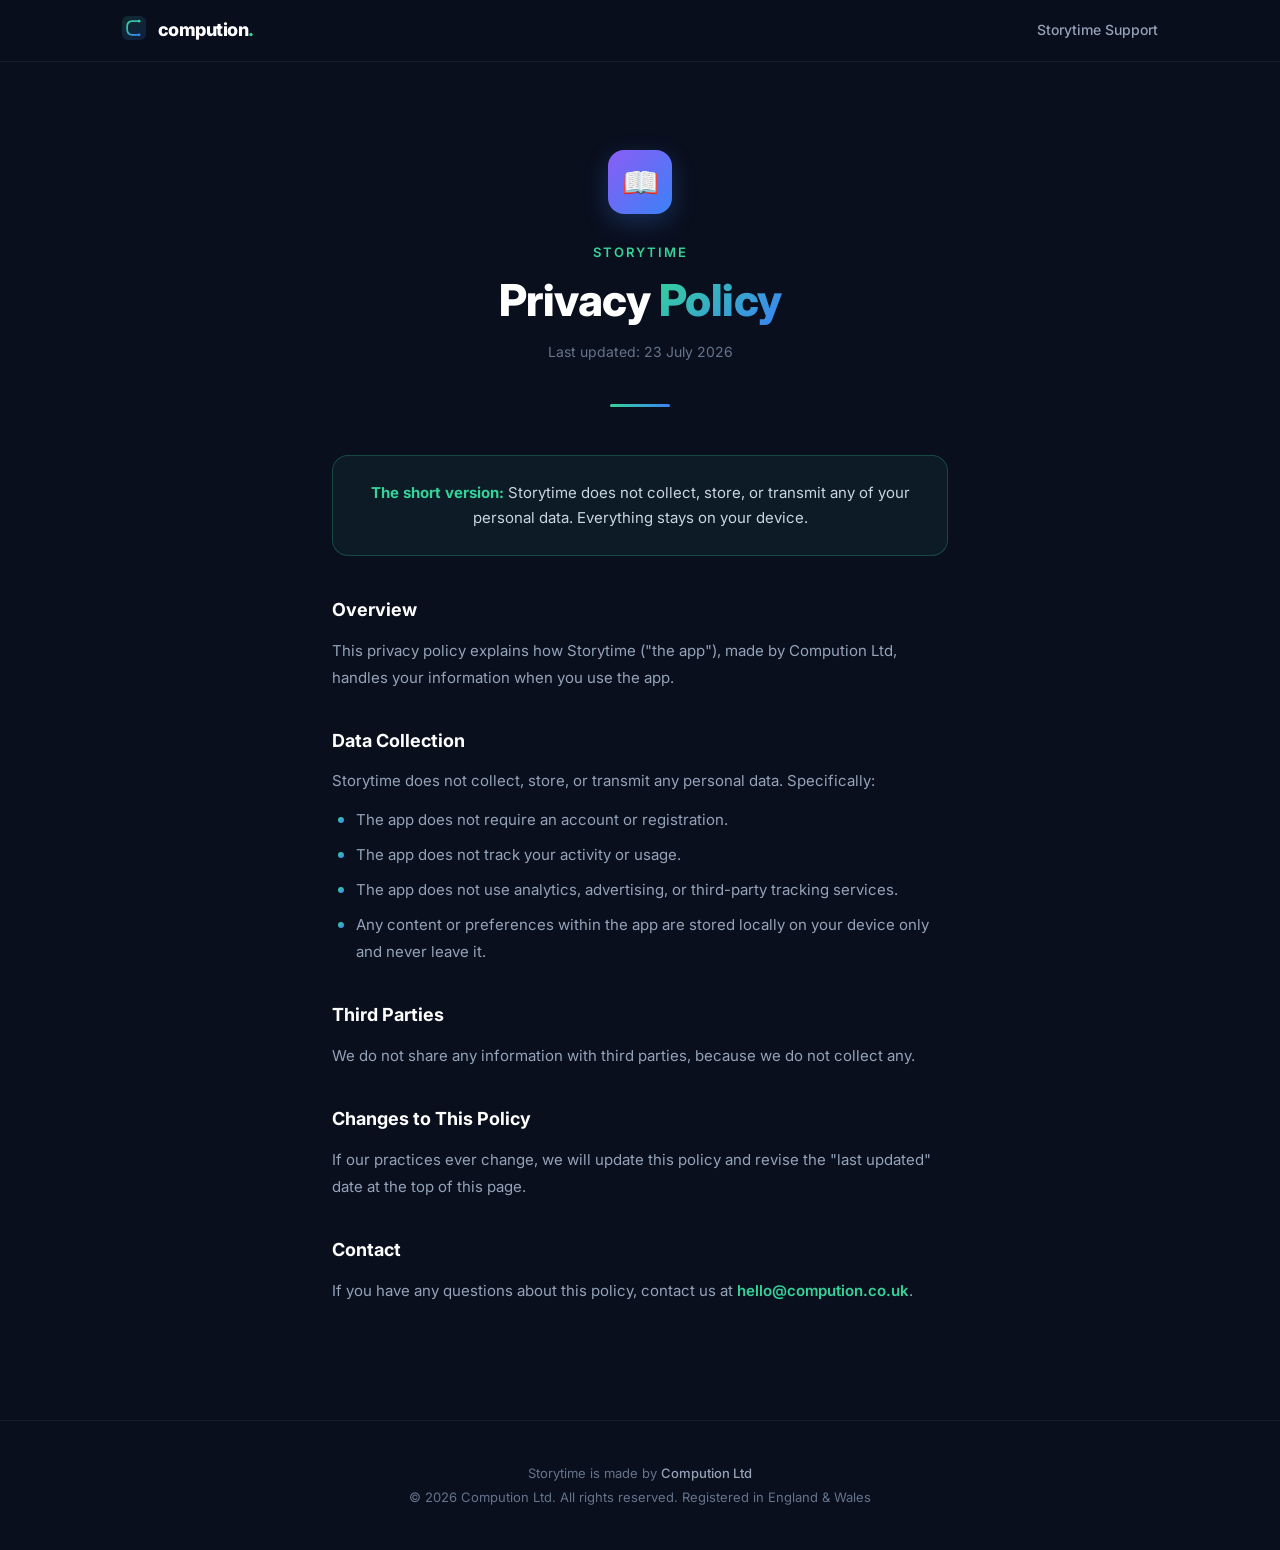
<file: storytime/privacy/index.html>
<!DOCTYPE html>
<html lang="en">
<head>
    <meta charset="UTF-8">
    <meta name="viewport" content="width=device-width, initial-scale=1.0">
    <title>Storytime Privacy Policy — Compution</title>
    <meta name="description" content="Privacy policy for Storytime by Compution. Storytime does not collect, store, or transmit any personal data.">
    <link rel="stylesheet" href="https://fonts.googleapis.com/css2?family=Inter:wght@400;500;600;700;800&display=swap">
    <style>
        *, *::before, *::after {
            margin: 0;
            padding: 0;
            box-sizing: border-box;
        }

        html {
            scroll-behavior: smooth;
        }

        body {
            font-family: 'Inter', -apple-system, BlinkMacSystemFont, 'Segoe UI', sans-serif;
            background: #0a0f1e;
            color: #e2e8f0;
            overflow-x: hidden;
            min-height: 100vh;
            line-height: 1.6;
            display: flex;
            flex-direction: column;
        }

        /* --- NAV --- */
        .nav-bar {
            position: fixed;
            top: 0;
            left: 0;
            width: 100%;
            background: rgba(10, 15, 30, 0.92);
            backdrop-filter: blur(12px);
            border-bottom: 1px solid rgba(255, 255, 255, 0.06);
            z-index: 100;
        }

        .nav-inner {
            max-width: 1100px;
            margin: 0 auto;
            display: flex;
            justify-content: space-between;
            align-items: center;
            padding: 16px 32px;
        }

        .nav-brand {
            font-size: 18px;
            font-weight: 800;
            color: #fff;
            text-decoration: none;
            letter-spacing: -0.5px;
        }

        .nav-brand span {
            color: #34d399;
        }

        .nav-link {
            color: #94a3b8;
            text-decoration: none;
            font-size: 14px;
            font-weight: 500;
            transition: color 0.2s;
        }

        .nav-link:hover {
            color: #fff;
        }

        /* --- MAIN --- */
        .page-main {
            flex: 1;
            width: 100%;
            max-width: 680px;
            margin: 0 auto;
            padding: 150px 32px 80px;
        }

        .app-badge {
            display: flex;
            align-items: center;
            justify-content: center;
            gap: 14px;
            margin-bottom: 28px;
        }

        .app-icon {
            width: 64px;
            height: 64px;
            border-radius: 16px;
            background: linear-gradient(135deg, #8b5cf6, #3b82f6);
            display: flex;
            align-items: center;
            justify-content: center;
            font-size: 30px;
            box-shadow: 0 8px 24px rgba(59, 130, 246, 0.25);
        }

        .section-label {
            font-size: 13px;
            font-weight: 600;
            color: #34d399;
            text-transform: uppercase;
            letter-spacing: 2px;
            margin-bottom: 12px;
            text-align: center;
        }

        .page-heading {
            font-size: clamp(28px, 5vw, 44px);
            font-weight: 800;
            color: #fff;
            text-align: center;
            margin-bottom: 16px;
            letter-spacing: -0.5px;
            line-height: 1.15;
        }

        .page-heading span {
            background: linear-gradient(135deg, #34d399, #3b82f6);
            -webkit-background-clip: text;
            -webkit-text-fill-color: transparent;
            background-clip: text;
        }

        .last-updated {
            font-size: 14px;
            color: #64748b;
            text-align: center;
            margin-bottom: 40px;
        }

        .divider {
            width: 60px;
            height: 3px;
            background: linear-gradient(90deg, #34d399, #3b82f6);
            border-radius: 3px;
            margin: 0 auto 48px;
        }

        /* --- POLICY CONTENT --- */
        .policy-highlight {
            background: rgba(52, 211, 153, 0.06);
            border: 1px solid rgba(52, 211, 153, 0.25);
            border-radius: 16px;
            padding: 24px 28px;
            margin-bottom: 40px;
            text-align: center;
        }

        .policy-highlight p {
            font-size: 15px;
            color: #cbd5e1;
            line-height: 1.7;
        }

        .policy-highlight strong {
            color: #34d399;
        }

        .policy-section {
            margin-bottom: 36px;
        }

        .policy-section h2 {
            font-size: 18px;
            font-weight: 700;
            color: #fff;
            margin-bottom: 12px;
        }

        .policy-section p {
            font-size: 15px;
            color: #94a3b8;
            line-height: 1.8;
            margin-bottom: 12px;
        }

        .policy-section p:last-child {
            margin-bottom: 0;
        }

        .policy-section ul {
            list-style: none;
            margin-bottom: 12px;
        }

        .policy-section ul li {
            font-size: 15px;
            color: #94a3b8;
            line-height: 1.8;
            padding-left: 24px;
            position: relative;
            margin-bottom: 8px;
        }

        .policy-section ul li::before {
            content: "";
            position: absolute;
            left: 6px;
            top: 11px;
            width: 6px;
            height: 6px;
            border-radius: 50%;
            background: linear-gradient(135deg, #34d399, #3b82f6);
        }

        .email-link {
            color: #34d399;
            text-decoration: none;
            font-weight: 600;
        }

        .email-link:hover {
            text-decoration: underline;
        }

        /* --- FOOTER --- */
        .footer {
            border-top: 1px solid rgba(255, 255, 255, 0.06);
            padding: 40px 32px;
            text-align: center;
        }

        .footer-text {
            font-size: 13px;
            color: #64748b;
            line-height: 1.9;
        }

        .footer-text a {
            color: #94a3b8;
            text-decoration: none;
            font-weight: 500;
        }

        .footer-text a:hover {
            color: #fff;
        }

        /* --- RESPONSIVE --- */
        @media (max-width: 480px) {
            .page-main {
                padding: 130px 24px 60px;
            }
        }
    </style>
</head>
<body>

<!-- Navigation -->
<nav class="nav-bar">
    <div class="nav-inner">
        <a href="/" class="nav-brand">
            <svg xmlns="http://www.w3.org/2000/svg" viewBox="0 0 28 28" width="24" height="24" style="vertical-align: -4px; margin-right: 8px;">
                <defs>
                    <linearGradient id="navIconGrad" x1="0%" y1="0%" x2="100%" y2="100%">
                        <stop offset="0%" style="stop-color:#34d399"/>
                        <stop offset="100%" style="stop-color:#3b82f6"/>
                    </linearGradient>
                </defs>
                <rect x="0" y="0" width="28" height="28" rx="7" ry="7" fill="url(#navIconGrad)" opacity="0.15"/>
                <path d="M20 6 L12 6 Q6 6 6 12.5 L6 15.5 Q6 22 12 22 L20 22" fill="none" stroke="url(#navIconGrad)" stroke-width="2" stroke-linecap="round"/>
                <circle cx="20" cy="6" r="1.5" fill="#34d399"/>
                <circle cx="20" cy="22" r="1.5" fill="#3b82f6"/>
                <line x1="10.5" y1="12" x2="18" y2="12" stroke="url(#navIconGrad)" stroke-width="1.2" stroke-linecap="round" opacity="0.5"/>
                <line x1="10.5" y1="16" x2="16" y2="16" stroke="url(#navIconGrad)" stroke-width="1.2" stroke-linecap="round" opacity="0.5"/>
            </svg>
            compution<span>.</span>
        </a>
        <a href="/storytime/support/" class="nav-link">Storytime Support</a>
    </div>
</nav>

<main class="page-main">
    <div class="app-badge">
        <div class="app-icon">📖</div>
    </div>
    <p class="section-label">Storytime</p>
    <h1 class="page-heading">Privacy <span>Policy</span></h1>
    <p class="last-updated">Last updated: 23 July 2026</p>
    <div class="divider"></div>

    <div class="policy-highlight">
        <p><strong>The short version:</strong> Storytime does not collect, store, or transmit any of your personal data. Everything stays on your device.</p>
    </div>

    <section class="policy-section">
        <h2>Overview</h2>
        <p>This privacy policy explains how Storytime ("the app"), made by Compution Ltd, handles your information when you use the app.</p>
    </section>

    <section class="policy-section">
        <h2>Data Collection</h2>
        <p>Storytime does not collect, store, or transmit any personal data. Specifically:</p>
        <ul>
            <li>The app does not require an account or registration.</li>
            <li>The app does not track your activity or usage.</li>
            <li>The app does not use analytics, advertising, or third-party tracking services.</li>
            <li>Any content or preferences within the app are stored locally on your device only and never leave it.</li>
        </ul>
    </section>

    <section class="policy-section">
        <h2>Third Parties</h2>
        <p>We do not share any information with third parties, because we do not collect any.</p>
    </section>

    <section class="policy-section">
        <h2>Changes to This Policy</h2>
        <p>If our practices ever change, we will update this policy and revise the "last updated" date at the top of this page.</p>
    </section>

    <section class="policy-section">
        <h2>Contact</h2>
        <p>If you have any questions about this policy, contact us at <a href="mailto:hello@compution.co.uk" class="email-link">hello@compution.co.uk</a>.</p>
    </section>
</main>

<footer class="footer">
    <p class="footer-text">
        Storytime is made by <a href="/">Compution Ltd</a><br>
        © 2026 Compution Ltd. All rights reserved. Registered in England &amp; Wales
    </p>
</footer>

</body>
</html>
</file>
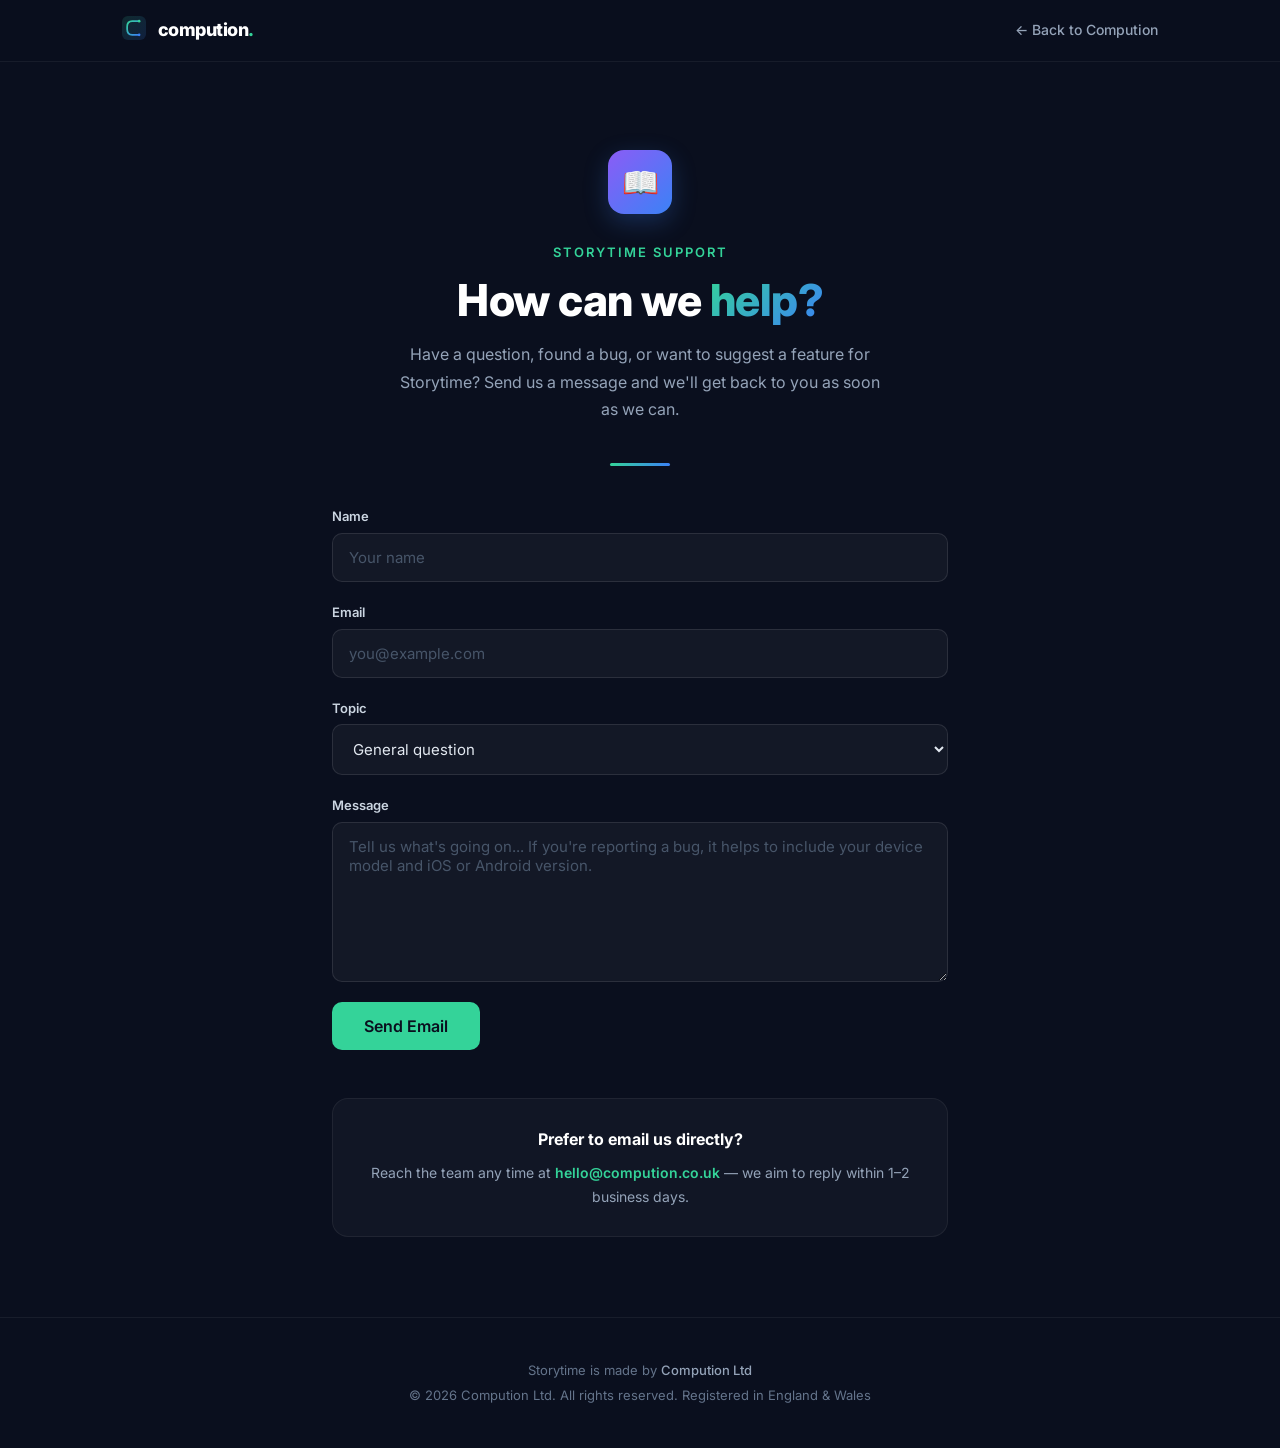
<file: storytime/support/index.html>
<!DOCTYPE html>
<html lang="en">
<head>
    <meta charset="UTF-8">
    <meta name="viewport" content="width=device-width, initial-scale=1.0">
    <title>Storytime Support — Compution</title>
    <meta name="description" content="Get help with Storytime. Contact the Compution team by email and we'll get back to you as soon as we can.">
    <link rel="stylesheet" href="https://fonts.googleapis.com/css2?family=Inter:wght@400;500;600;700;800&display=swap">
    <style>
        *, *::before, *::after {
            margin: 0;
            padding: 0;
            box-sizing: border-box;
        }

        html {
            scroll-behavior: smooth;
        }

        body {
            font-family: 'Inter', -apple-system, BlinkMacSystemFont, 'Segoe UI', sans-serif;
            background: #0a0f1e;
            color: #e2e8f0;
            overflow-x: hidden;
            min-height: 100vh;
            line-height: 1.6;
            display: flex;
            flex-direction: column;
        }

        /* --- NAV --- */
        .nav-bar {
            position: fixed;
            top: 0;
            left: 0;
            width: 100%;
            background: rgba(10, 15, 30, 0.92);
            backdrop-filter: blur(12px);
            border-bottom: 1px solid rgba(255, 255, 255, 0.06);
            z-index: 100;
        }

        .nav-inner {
            max-width: 1100px;
            margin: 0 auto;
            display: flex;
            justify-content: space-between;
            align-items: center;
            padding: 16px 32px;
        }

        .nav-brand {
            font-size: 18px;
            font-weight: 800;
            color: #fff;
            text-decoration: none;
            letter-spacing: -0.5px;
        }

        .nav-brand span {
            color: #34d399;
        }

        .nav-link {
            color: #94a3b8;
            text-decoration: none;
            font-size: 14px;
            font-weight: 500;
            transition: color 0.2s;
        }

        .nav-link:hover {
            color: #fff;
        }

        /* --- MAIN --- */
        .page-main {
            flex: 1;
            width: 100%;
            max-width: 680px;
            margin: 0 auto;
            padding: 150px 32px 80px;
        }

        .app-badge {
            display: flex;
            align-items: center;
            justify-content: center;
            gap: 14px;
            margin-bottom: 28px;
        }

        .app-icon {
            width: 64px;
            height: 64px;
            border-radius: 16px;
            background: linear-gradient(135deg, #8b5cf6, #3b82f6);
            display: flex;
            align-items: center;
            justify-content: center;
            font-size: 30px;
            box-shadow: 0 8px 24px rgba(59, 130, 246, 0.25);
        }

        .section-label {
            font-size: 13px;
            font-weight: 600;
            color: #34d399;
            text-transform: uppercase;
            letter-spacing: 2px;
            margin-bottom: 12px;
            text-align: center;
        }

        .page-heading {
            font-size: clamp(28px, 5vw, 44px);
            font-weight: 800;
            color: #fff;
            text-align: center;
            margin-bottom: 16px;
            letter-spacing: -0.5px;
            line-height: 1.15;
        }

        .page-heading span {
            background: linear-gradient(135deg, #34d399, #3b82f6);
            -webkit-background-clip: text;
            -webkit-text-fill-color: transparent;
            background-clip: text;
        }

        .page-subtext {
            font-size: 16px;
            color: #94a3b8;
            text-align: center;
            max-width: 480px;
            margin: 0 auto 40px;
            line-height: 1.7;
        }

        .divider {
            width: 60px;
            height: 3px;
            background: linear-gradient(90deg, #34d399, #3b82f6);
            border-radius: 3px;
            margin: 0 auto 40px;
        }

        /* --- FORM --- */
        .contact-form {
            display: flex;
            flex-direction: column;
            gap: 20px;
        }

        .form-group {
            display: flex;
            flex-direction: column;
            gap: 6px;
        }

        .form-label {
            font-size: 13px;
            font-weight: 600;
            color: #cbd5e1;
        }

        .form-input,
        .form-select,
        .form-textarea {
            background: rgba(255, 255, 255, 0.04);
            border: 1px solid rgba(255, 255, 255, 0.1);
            border-radius: 10px;
            color: #e2e8f0;
            font-family: 'Inter', sans-serif;
            font-size: 15px;
            padding: 14px 16px;
            outline: none;
            transition: border-color 0.2s, box-shadow 0.2s;
        }

        .form-select option {
            background: #0a0f1e;
            color: #e2e8f0;
        }

        .form-input:focus,
        .form-select:focus,
        .form-textarea:focus {
            border-color: #34d399;
            box-shadow: 0 0 0 3px rgba(52, 211, 153, 0.12);
        }

        .form-input::placeholder,
        .form-textarea::placeholder {
            color: #475569;
        }

        .form-textarea {
            min-height: 160px;
            resize: vertical;
        }

        .btn-primary {
            background: #34d399;
            color: #0a0f1e;
            padding: 14px 32px;
            border-radius: 10px;
            font-size: 16px;
            font-weight: 600;
            text-decoration: none;
            transition: background 0.2s, transform 0.15s;
            border: none;
            cursor: pointer;
            font-family: 'Inter', sans-serif;
            align-self: flex-start;
        }

        .btn-primary:hover {
            background: #6ee7b7;
            transform: translateY(-2px);
        }

        /* --- DIRECT EMAIL --- */
        .direct-email {
            margin-top: 48px;
            padding: 28px;
            background: rgba(255, 255, 255, 0.03);
            border: 1px solid rgba(255, 255, 255, 0.06);
            border-radius: 16px;
            text-align: center;
        }

        .direct-email h2 {
            font-size: 16px;
            font-weight: 700;
            color: #fff;
            margin-bottom: 8px;
        }

        .direct-email p {
            font-size: 14px;
            color: #94a3b8;
            line-height: 1.7;
        }

        .email-link {
            color: #34d399;
            text-decoration: none;
            font-weight: 600;
        }

        .email-link:hover {
            text-decoration: underline;
        }

        /* --- FOOTER --- */
        .footer {
            border-top: 1px solid rgba(255, 255, 255, 0.06);
            padding: 40px 32px;
            text-align: center;
        }

        .footer-text {
            font-size: 13px;
            color: #64748b;
            line-height: 1.9;
        }

        .footer-text a {
            color: #94a3b8;
            text-decoration: none;
            font-weight: 500;
        }

        .footer-text a:hover {
            color: #fff;
        }

        /* --- RESPONSIVE --- */
        @media (max-width: 480px) {
            .page-main {
                padding: 130px 24px 60px;
            }
        }
    </style>
</head>
<body>

<!-- Navigation -->
<nav class="nav-bar">
    <div class="nav-inner">
        <a href="/" class="nav-brand">
            <svg xmlns="http://www.w3.org/2000/svg" viewBox="0 0 28 28" width="24" height="24" style="vertical-align: -4px; margin-right: 8px;">
                <defs>
                    <linearGradient id="navIconGrad" x1="0%" y1="0%" x2="100%" y2="100%">
                        <stop offset="0%" style="stop-color:#34d399"/>
                        <stop offset="100%" style="stop-color:#3b82f6"/>
                    </linearGradient>
                </defs>
                <rect x="0" y="0" width="28" height="28" rx="7" ry="7" fill="url(#navIconGrad)" opacity="0.15"/>
                <path d="M20 6 L12 6 Q6 6 6 12.5 L6 15.5 Q6 22 12 22 L20 22" fill="none" stroke="url(#navIconGrad)" stroke-width="2" stroke-linecap="round"/>
                <circle cx="20" cy="6" r="1.5" fill="#34d399"/>
                <circle cx="20" cy="22" r="1.5" fill="#3b82f6"/>
                <line x1="10.5" y1="12" x2="18" y2="12" stroke="url(#navIconGrad)" stroke-width="1.2" stroke-linecap="round" opacity="0.5"/>
                <line x1="10.5" y1="16" x2="16" y2="16" stroke="url(#navIconGrad)" stroke-width="1.2" stroke-linecap="round" opacity="0.5"/>
            </svg>
            compution<span>.</span>
        </a>
        <a href="/" class="nav-link">← Back to Compution</a>
    </div>
</nav>

<main class="page-main">
    <div class="app-badge">
        <div class="app-icon">📖</div>
    </div>
    <p class="section-label">Storytime Support</p>
    <h1 class="page-heading">How can we <span>help?</span></h1>
    <p class="page-subtext">
        Have a question, found a bug, or want to suggest a feature for Storytime? Send us a message and we'll get back to you as soon as we can.
    </p>
    <div class="divider"></div>

    <form class="contact-form" id="supportForm">
        <div class="form-group">
            <label class="form-label" for="supportName">Name</label>
            <input type="text" class="form-input" id="supportName" name="name" placeholder="Your name" autocomplete="name" required>
        </div>
        <div class="form-group">
            <label class="form-label" for="supportEmail">Email</label>
            <input type="email" class="form-input" id="supportEmail" name="email" placeholder="you@example.com" autocomplete="email" required>
        </div>
        <div class="form-group">
            <label class="form-label" for="supportTopic">Topic</label>
            <select class="form-select" id="supportTopic" name="topic" required>
                <option value="General Question" selected>General question</option>
                <option value="Bug Report">Bug report</option>
                <option value="Feature Request">Feature request</option>
                <option value="Account or Purchase Issue">Account or purchase issue</option>
                <option value="Feedback">Feedback</option>
            </select>
        </div>
        <div class="form-group">
            <label class="form-label" for="supportMessage">Message</label>
            <textarea class="form-textarea" id="supportMessage" name="message" placeholder="Tell us what's going on... If you're reporting a bug, it helps to include your device model and iOS or Android version." required></textarea>
        </div>
        <button type="submit" class="btn-primary" id="supportSubmitBtn">Send Email</button>
    </form>

    <div class="direct-email">
        <h2>Prefer to email us directly?</h2>
        <p>
            Reach the team any time at
            <a href="mailto:hello@compution.co.uk?subject=Storytime%20Support" class="email-link">hello@compution.co.uk</a>
            — we aim to reply within 1–2 business days.
        </p>
    </div>
</main>

<footer class="footer">
    <p class="footer-text">
        Storytime is made by <a href="/">Compution Ltd</a><br>
        © 2026 Compution Ltd. All rights reserved. Registered in England &amp; Wales
    </p>
</footer>

<script>
    var supportForm = document.getElementById('supportForm');
    var submitBtn = document.getElementById('supportSubmitBtn');

    supportForm.addEventListener('submit', function (e) {
        e.preventDefault();

        var name = document.getElementById('supportName').value.trim();
        var email = document.getElementById('supportEmail').value.trim();
        var topic = document.getElementById('supportTopic').value;
        var message = document.getElementById('supportMessage').value.trim();

        if (!name || !email || !message) {
            return;
        }

        var subject = encodeURIComponent('Storytime Support — ' + topic);
        var body = encodeURIComponent(
            'Name: ' + name + '\n' +
            'Email: ' + email + '\n' +
            'Topic: ' + topic + '\n\n' +
            'Message:\n' + message
        );

        window.location.href = 'mailto:hello@compution.co.uk?subject=' + subject + '&body=' + body;

        submitBtn.textContent = 'Opening your email app...';
        setTimeout(function () {
            submitBtn.textContent = 'Send Email';
        }, 4000);
    });
</script>

</body>
</html>
</file>
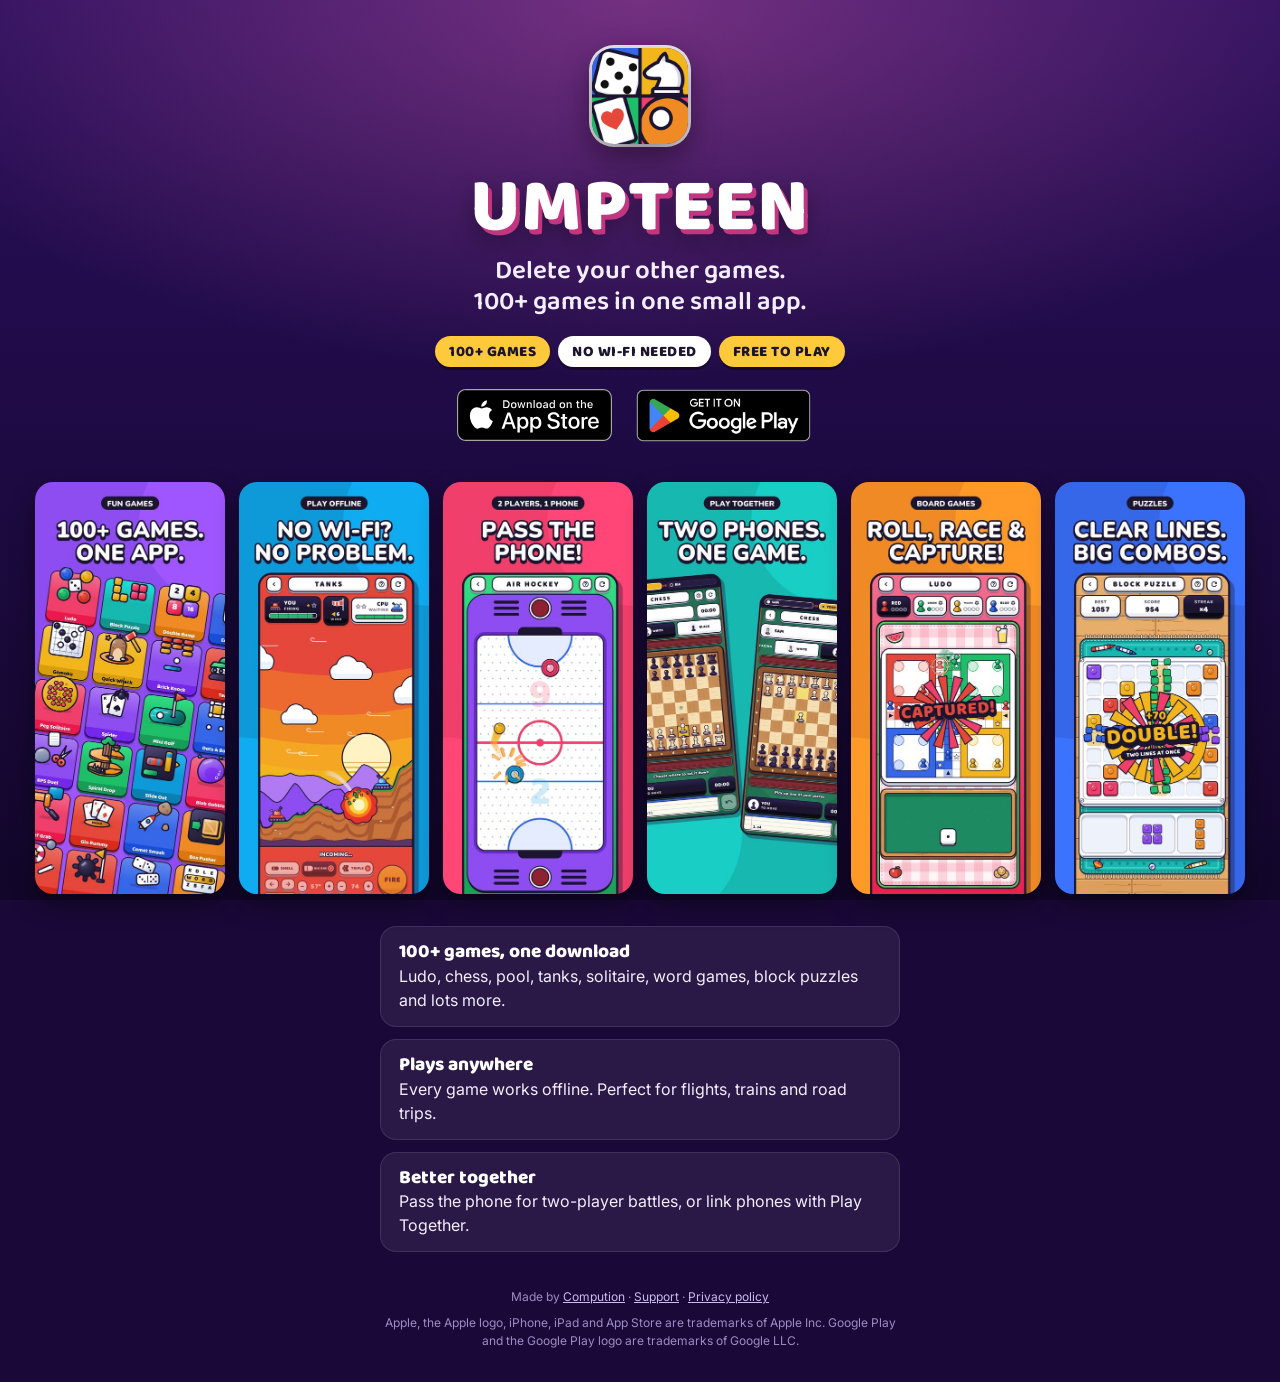
<file: umpteen/install/index.html>
<!DOCTYPE html>
<html lang="en">
<head>
    <meta charset="UTF-8">
    <meta name="viewport" content="width=device-width, initial-scale=1.0, viewport-fit=cover">
    <title>Get Umpteen</title>
    <meta name="description" content="Umpteen: 100+ games in one small app. Every game works offline, with no sign-up. Free on iPhone, iPad and Android.">
    <meta name="theme-color" content="#2a0f5c">
    <meta name="robots" content="noindex">
    <link rel="canonical" href="https://compution.co.uk/umpteen/">
    <link rel="icon" href="/umpteen/icon.png">
    <link rel="apple-touch-icon" href="/umpteen/icon.png">
    <script>
        // The ad's link. Phones go straight on to their store, once per visit,
        // so coming back from the store leaves them on this page. Anything
        // else gets the full landing page.
        (function () {
            var ua = navigator.userAgent || '';
            // iPadOS reports itself as a Mac; a touch screen gives it away.
            var ios = /iPhone|iPad|iPod/.test(ua) ||
                (navigator.platform === 'MacIntel' && navigator.maxTouchPoints > 1);
            var android = /Android/i.test(ua);
            if (!ios && !android) {
                location.replace('/umpteen/' + location.search);
                return;
            }
            var store = ios
                ? 'https://apps.apple.com/app/id6806872151'
                : 'https://play.google.com/store/apps/details?id=com.compution.pocketgames.pocket_games';
            // Pass any utm_ tags on to Play as the install referrer.
            var utm = location.search.slice(1).split('&').filter(function (p) {
                return /^utm_/.test(p);
            }).join('&');
            if (android && utm) store += '&referrer=' + encodeURIComponent(utm);
            window.umpteenStore = { href: store, ios: ios };
            try {
                if (sessionStorage.getItem('sent')) return;
                sessionStorage.setItem('sent', '1');
            } catch (e) {}
            location.href = store;
        })();
    </script>
    <link rel="stylesheet" href="https://fonts.googleapis.com/css2?family=Baloo+2:wght@600;800&family=Inter:wght@400;500&display=swap">
    <style>
        *, *::before, *::after {
            margin: 0;
            padding: 0;
            box-sizing: border-box;
        }

        body {
            font-family: 'Inter', -apple-system, BlinkMacSystemFont, 'Segoe UI', sans-serif;
            background: #1a0838;
            background-image:
                radial-gradient(ellipse 90% 60% at 50% 0%, rgba(255, 110, 200, 0.35), transparent 70%),
                linear-gradient(180deg, #2a0f5c 0%, #12062a 100%);
            background-attachment: fixed;
            color: #f3eefe;
            min-height: 100vh;
            line-height: 1.5;
            display: flex;
            align-items: center;
            justify-content: center;
            text-align: center;
            padding: max(32px, env(safe-area-inset-top)) max(20px, env(safe-area-inset-right)) max(32px, env(safe-area-inset-bottom)) max(20px, env(safe-area-inset-left));
        }

        main {
            width: 100%;
            max-width: 360px;
        }

        .icon {
            width: 96px;
            height: 96px;
            border-radius: 22px;
            box-shadow: 0 12px 32px rgba(0, 0, 0, 0.45), 0 0 0 3px rgba(255, 255, 255, 0.9);
        }

        h1 {
            font-family: 'Baloo 2', 'Arial Rounded MT Bold', sans-serif;
            font-weight: 800;
            font-size: 56px;
            line-height: 1;
            color: #fff;
            margin-top: 20px;
            text-shadow: 4px 5px 0 #c2357f, 0 10px 24px rgba(0, 0, 0, 0.4);
        }

        p {
            margin-top: 10px;
            font-size: 16px;
        }

        .get {
            display: block;
            margin-top: 28px;
            padding: 18px 24px 15px;
            border-radius: 18px;
            background: #ffc93c;
            color: #1b1530;
            font-family: 'Baloo 2', 'Arial Rounded MT Bold', sans-serif;
            font-weight: 800;
            font-size: 24px;
            line-height: 1;
            text-decoration: none;
            box-shadow: 0 6px 0 #b9851a, 0 14px 28px rgba(0, 0, 0, 0.35);
        }

        .more {
            display: inline-block;
            margin-top: 22px;
            font-size: 14px;
            color: #cbbbf0;
        }
    </style>
</head>
<body>
    <main>
        <img class="icon" src="/umpteen/icon.png" alt="Umpteen app icon" width="96" height="96">
        <h1>UMPTEEN</h1>
        <p>100+ games in one small app. Free download. No sign-up.</p>
        <a class="get" id="get" href="/umpteen/">Get Umpteen free</a>
        <a class="more" href="/umpteen/">See what's inside</a>
    </main>
    <script>
        // Shown when the store didn't open, or on coming back from it.
        (function () {
            var s = window.umpteenStore;
            if (!s) return;
            var get = document.getElementById('get');
            get.href = s.href;
            get.textContent = s.ios ? 'Get it on the App Store' : 'Get it on Google Play';
        })();
    </script>
</body>
</html>
</file>
